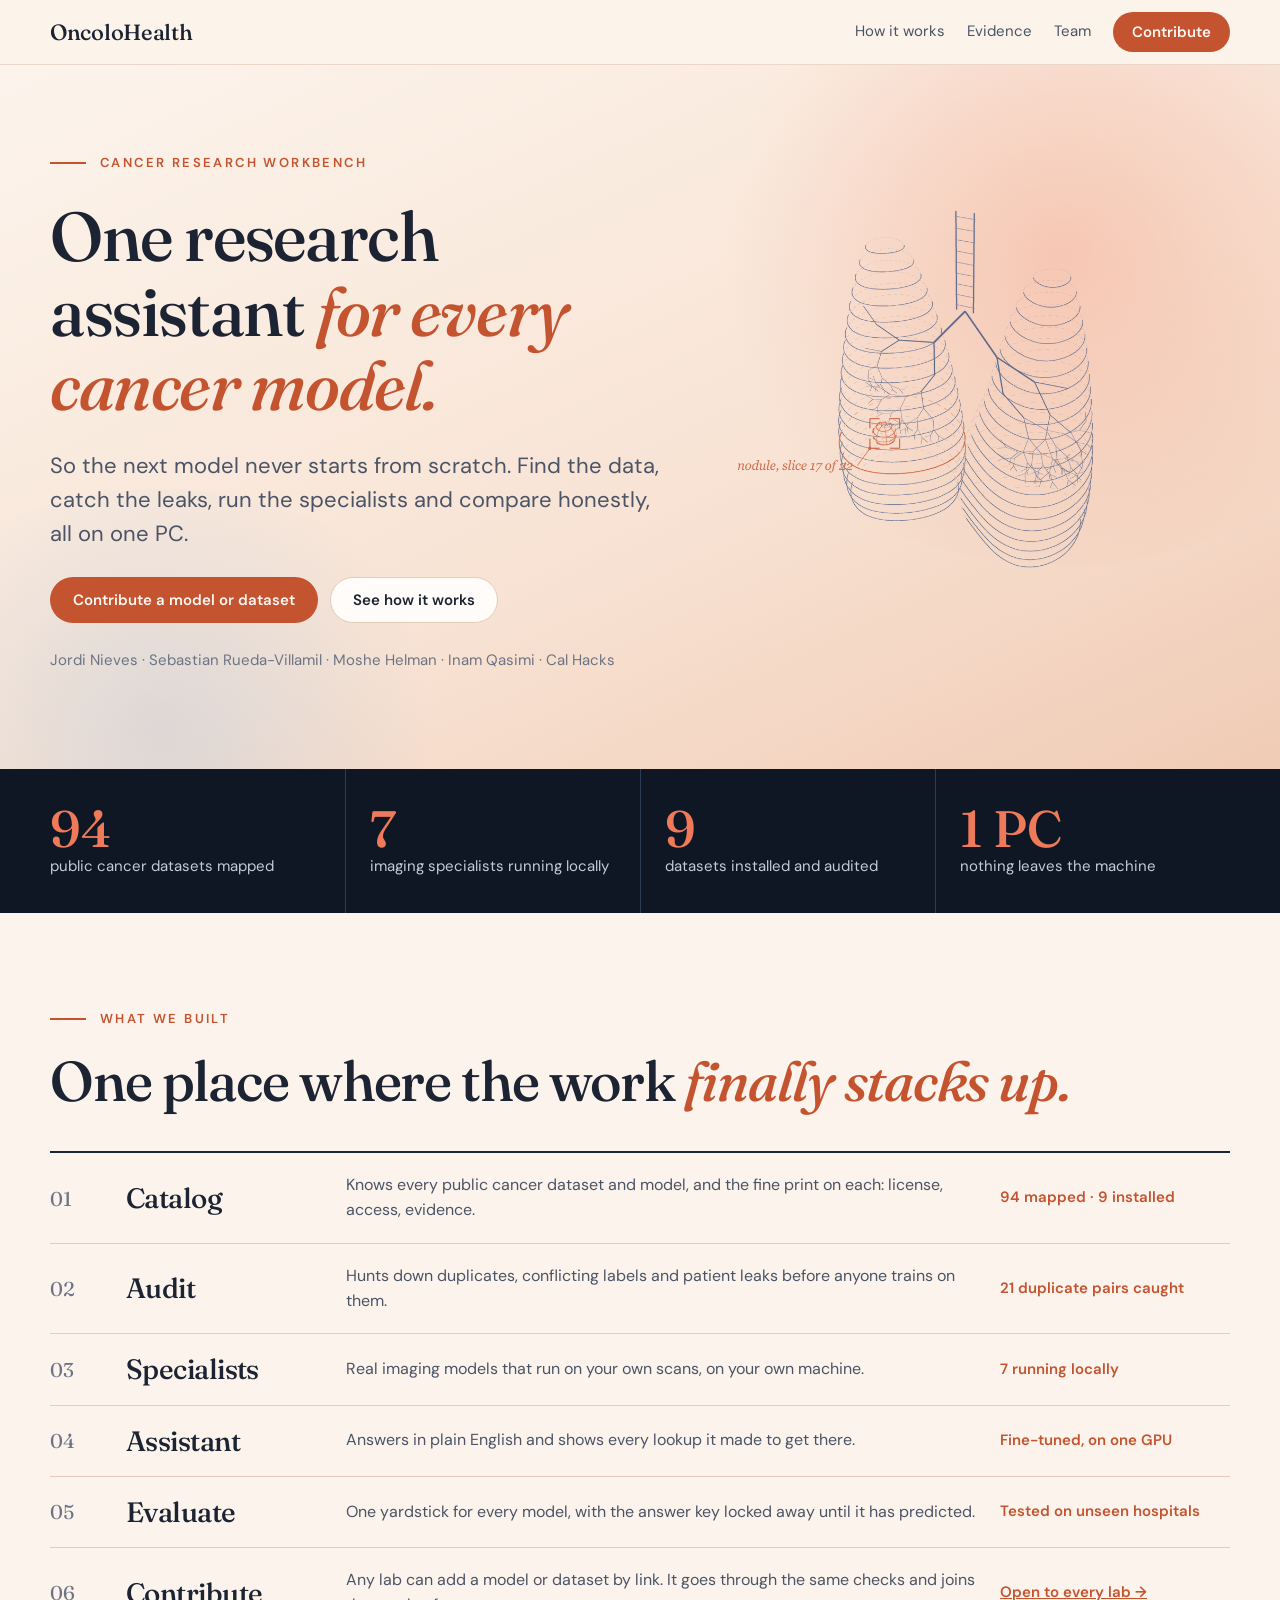
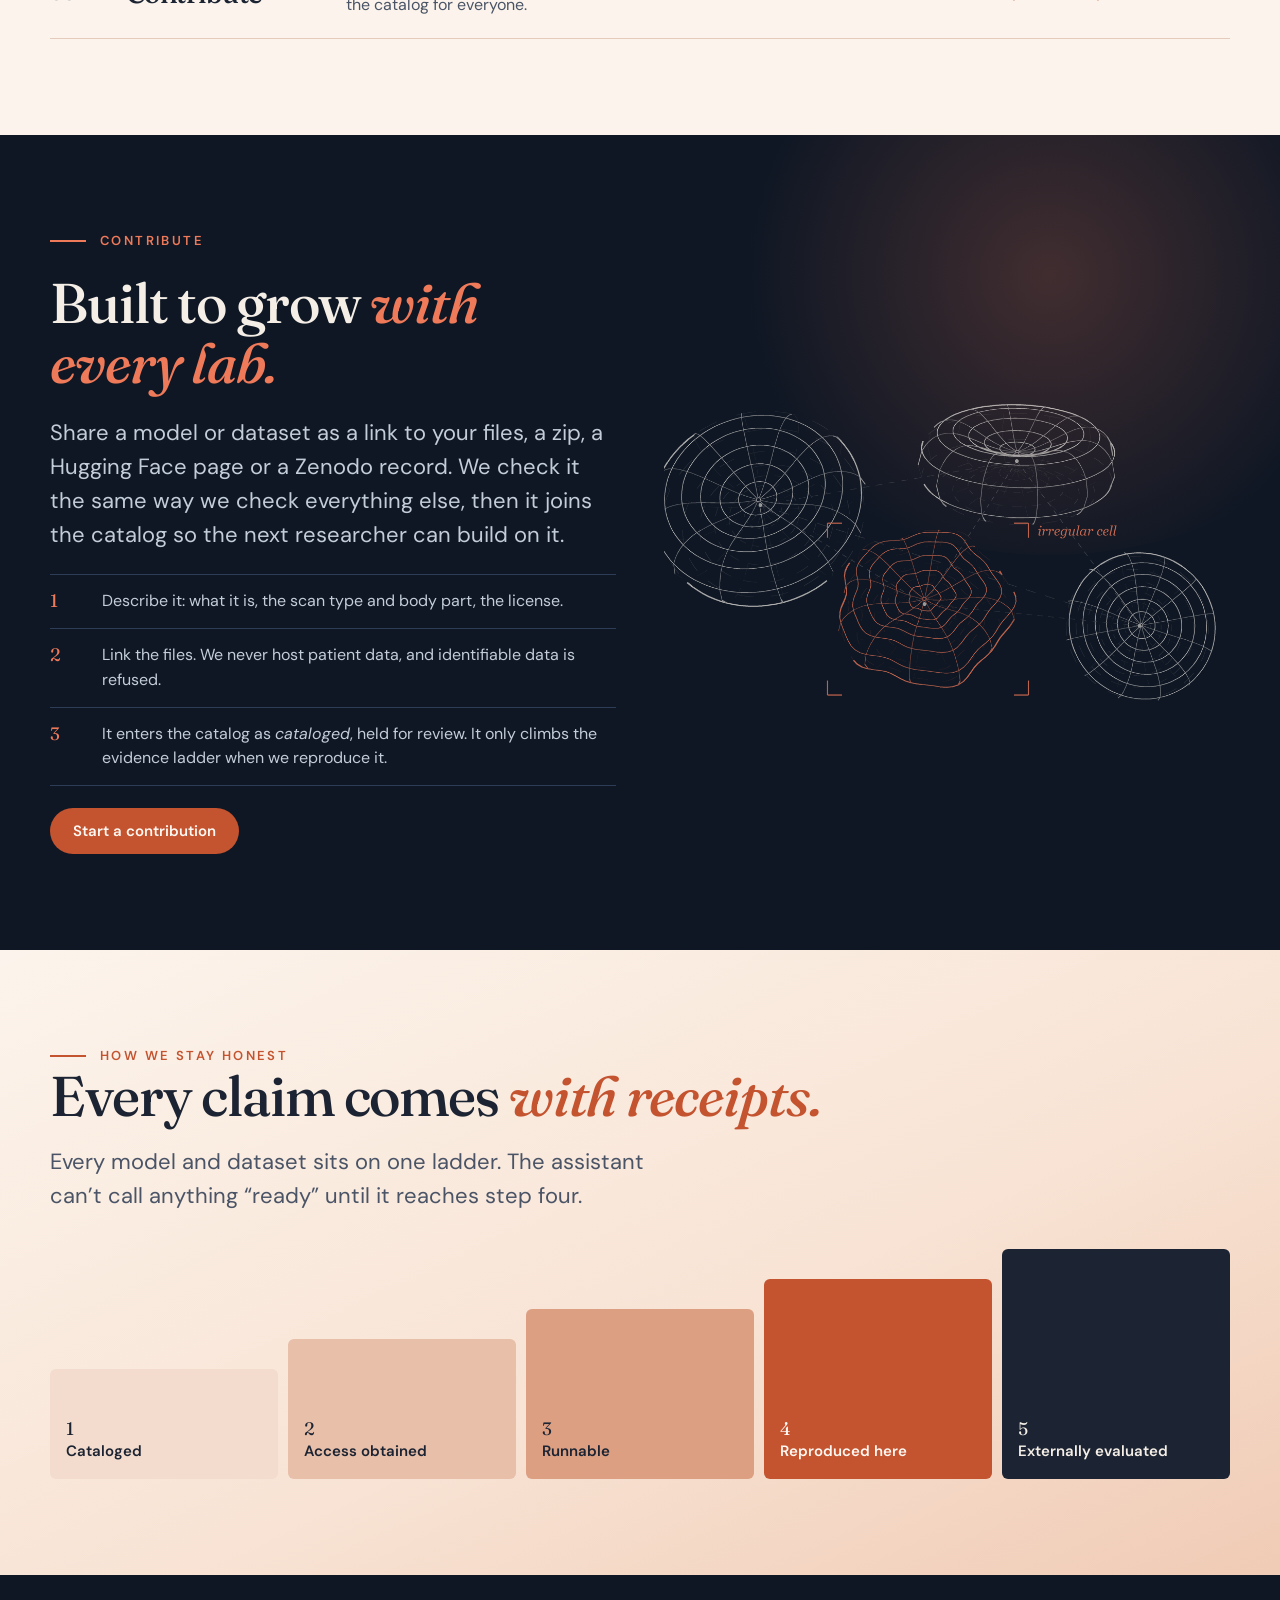
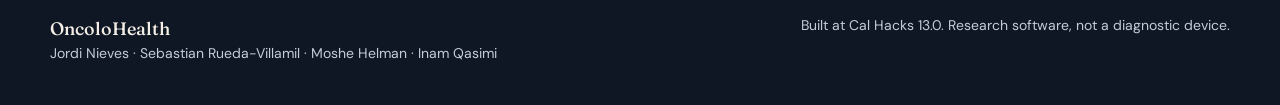
<file: site/index.html>
<!doctype html>
<html lang="en">
<head>
<meta charset="utf-8">
<meta name="viewport" content="width=device-width, initial-scale=1">
<title>OncoloHealth: one research assistant for every cancer model</title>
<meta name="description" content="A cancer research workbench that maps public datasets and models, audits them for leaks, runs imaging specialists locally and evaluates them on one shared yardstick. Researchers can contribute their own models and datasets.">
<link rel="preconnect" href="https://fonts.googleapis.com">
<link rel="preconnect" href="https://fonts.gstatic.com" crossorigin>
<link href="https://fonts.googleapis.com/css2?family=DM+Sans:opsz,wght@9..40,400..700&family=Fraunces:opsz,wght@9..144,300..700&display=swap" rel="stylesheet">
<link rel="stylesheet" href="site.css">
</head>
<body>
<header class="nav">
  <div class="wrap">
    <a class="brand" href="./">OncoloHealth</a>
    <nav>
      <a href="#how">How it works</a>
      <a href="#honest">Evidence</a>
      <a href="#team">Team</a>
      <a class="btn primary" href="contribute.html">Contribute</a>
    </nav>
  </div>
</header>

<main>
<section class="hero">
  <div class="bloom coral"></div><div class="bloom blue"></div>
  <div class="wrap">
    <div class="copy">
      <p class="eyebrow">Cancer research workbench</p>
      <h1>One research assistant <i>for every cancer model.</i></h1>
      <p class="lede">So the next model never starts from scratch. Find the data, catch the leaks, run the specialists and compare honestly, all on one PC.</p>
      <div class="actions">
        <a class="btn primary" href="contribute.html">Contribute a model or dataset</a>
        <a class="btn ghost" href="#how">See how it works</a>
      </div>
      <p class="team">Jordi Nieves · Sebastian Rueda-Villamil · Moshe Helman · Inam Qasimi · Cal Hacks</p>
    </div>
    <img class="art" src="assets/plate-lungs.png" alt="Lungs drawn as stacked CT slices, with one nodule flagged the way a detection model marks it" width="1000" height="760">
  </div>
</section>

<section class="stats" aria-label="What runs today">
  <div class="wrap">
    <div class="stat"><b>94</b><span>public cancer datasets mapped</span></div>
    <div class="stat"><b>7</b><span>imaging specialists running locally</span></div>
    <div class="stat"><b>9</b><span>datasets installed and audited</span></div>
    <div class="stat"><b>1 PC</b><span>nothing leaves the machine</span></div>
  </div>
</section>

<section class="how" id="how">
  <div class="wrap">
    <p class="eyebrow">What we built</p>
    <h2>One place where the work <i>finally stacks up.</i></h2>
    <div class="ledger">
      <div class="row"><span class="n">01</span><h3>Catalog</h3><p>Knows every public cancer dataset and model, and the fine print on each: license, access, evidence.</p><span class="proof">94 mapped · 9 installed</span></div>
      <div class="row"><span class="n">02</span><h3>Audit</h3><p>Hunts down duplicates, conflicting labels and patient leaks before anyone trains on them.</p><span class="proof">21 duplicate pairs caught</span></div>
      <div class="row"><span class="n">03</span><h3>Specialists</h3><p>Real imaging models that run on your own scans, on your own machine.</p><span class="proof">7 running locally</span></div>
      <div class="row"><span class="n">04</span><h3>Assistant</h3><p>Answers in plain English and shows every lookup it made to get there.</p><span class="proof">Fine-tuned, on one GPU</span></div>
      <div class="row"><span class="n">05</span><h3>Evaluate</h3><p>One yardstick for every model, with the answer key locked away until it has predicted.</p><span class="proof">Tested on unseen hospitals</span></div>
      <div class="row"><span class="n">06</span><h3>Contribute</h3><p>Any lab can add a model or dataset by link. It goes through the same checks and joins the catalog for everyone.</p><span class="proof"><a href="contribute.html">Open to every lab →</a></span></div>
    </div>
  </div>
</section>

<section class="band" id="contribute">
  <div class="bloom coral"></div>
  <div class="wrap">
    <div class="copy">
      <p class="eyebrow">Contribute</p>
      <h2>Built to grow <i>with every lab.</i></h2>
      <p class="lede">Share a model or dataset as a link to your files, a zip, a Hugging Face page or a Zenodo record. We check it the same way we check everything else, then it joins the catalog so the next researcher can build on it.</p>
      <ol class="steps">
        <li><b>1</b><span>Describe it: what it is, the scan type and body part, the license.</span></li>
        <li><b>2</b><span>Link the files. We never host patient data, and identifiable data is refused.</span></li>
        <li><b>3</b><span>It enters the catalog as <em>cataloged</em>, held for review. It only climbs the evidence ladder when we reproduce it.</span></li>
      </ol>
      <div><a class="btn primary" href="contribute.html">Start a contribution</a></div>
    </div>
    <img class="art" src="assets/plate-cells.png" alt="Line drawing of red blood cells, one irregular cell flagged" width="1100" height="760">
  </div>
</section>

<section class="honest" id="honest">
  <div class="wrap">
    <p class="eyebrow">How we stay honest</p>
    <h2>Every claim comes <i>with receipts.</i></h2>
    <p class="lede" style="margin-top:18px">Every model and dataset sits on one ladder. The assistant can’t call anything “ready” until it reaches step four.</p>
    <div class="ladder" aria-label="Evidence ladder">
      <div><small>1</small>Cataloged</div>
      <div><small>2</small>Access obtained</div>
      <div><small>3</small>Runnable</div>
      <div><small>4</small>Reproduced here</div>
      <div><small>5</small>Externally evaluated</div>
    </div>
  </div>
</section>
</main>

<footer id="team">
  <div class="wrap">
    <div><b>OncoloHealth</b><br>Jordi Nieves · Sebastian Rueda-Villamil · Moshe Helman · Inam Qasimi</div>
    <div>Built at Cal Hacks 13.0. Research software, not a diagnostic device.</div>
  </div>
</footer>
</body>
</html>
</file>
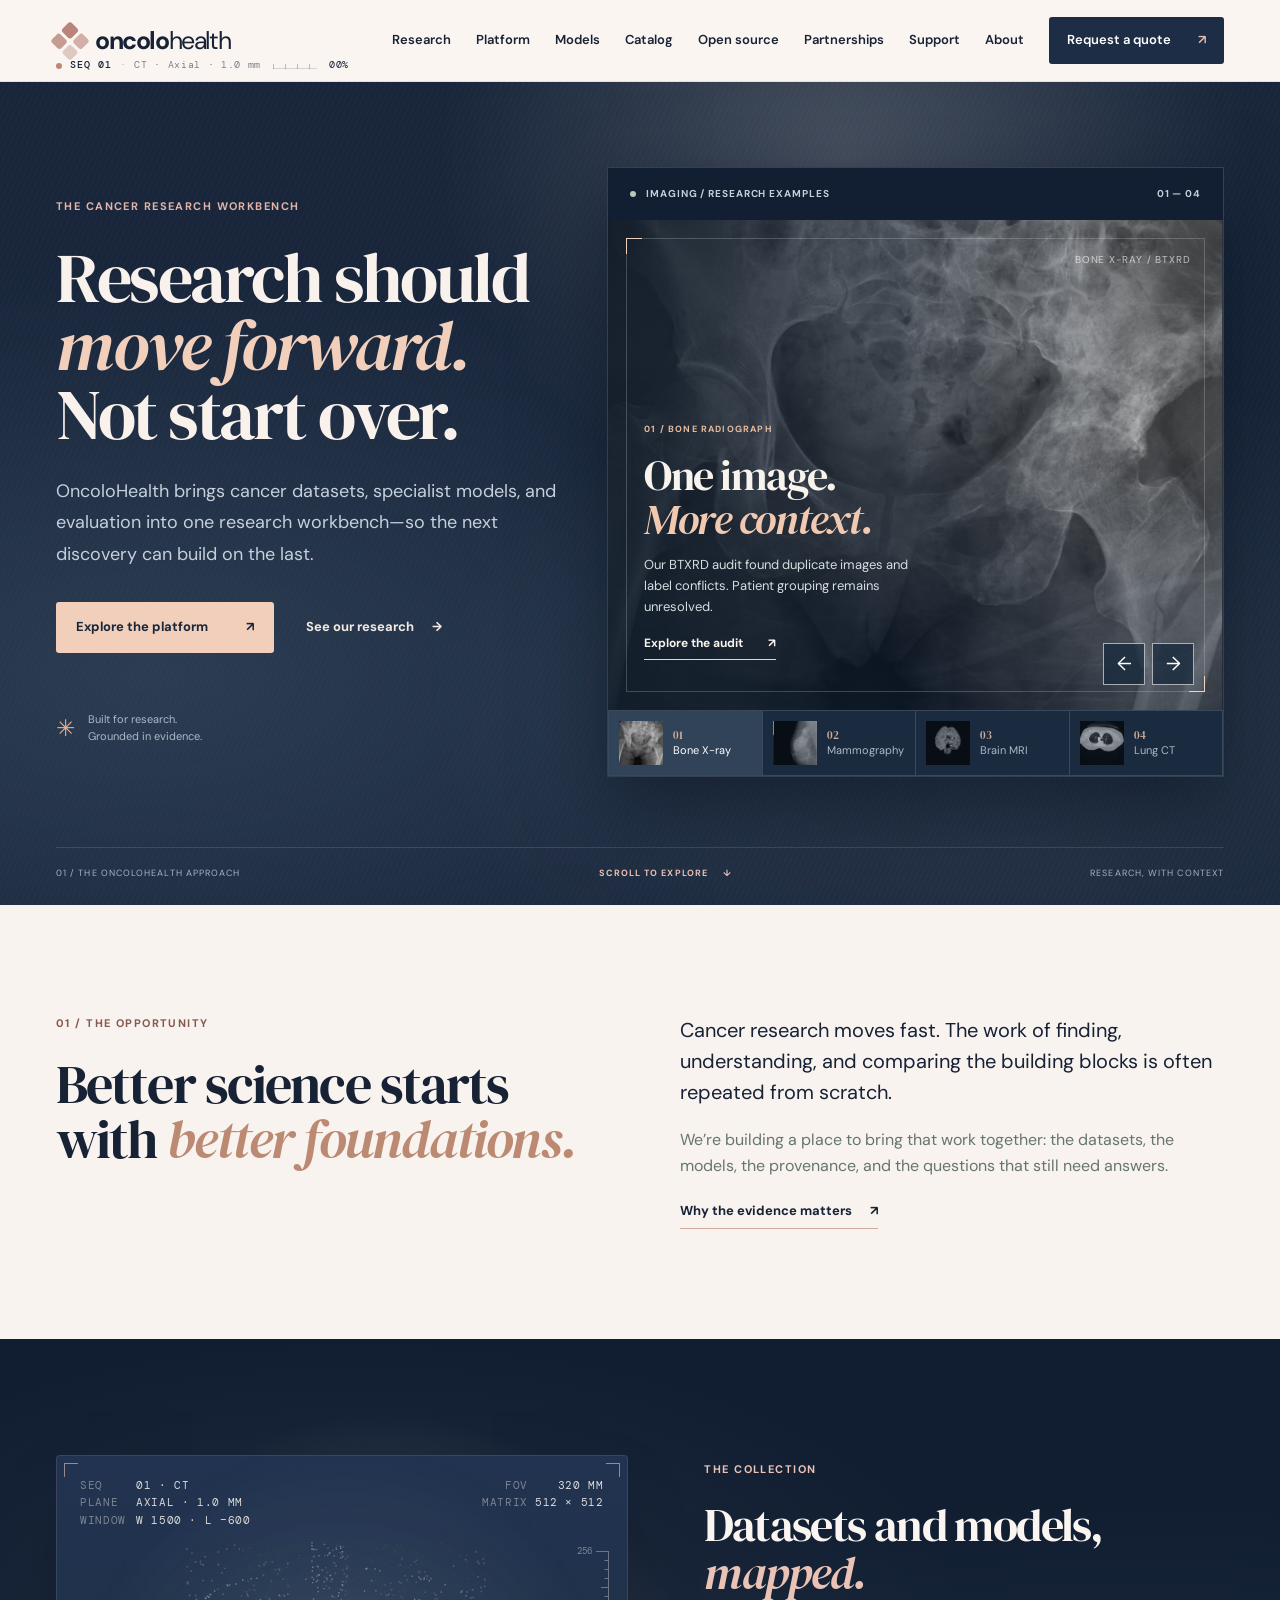
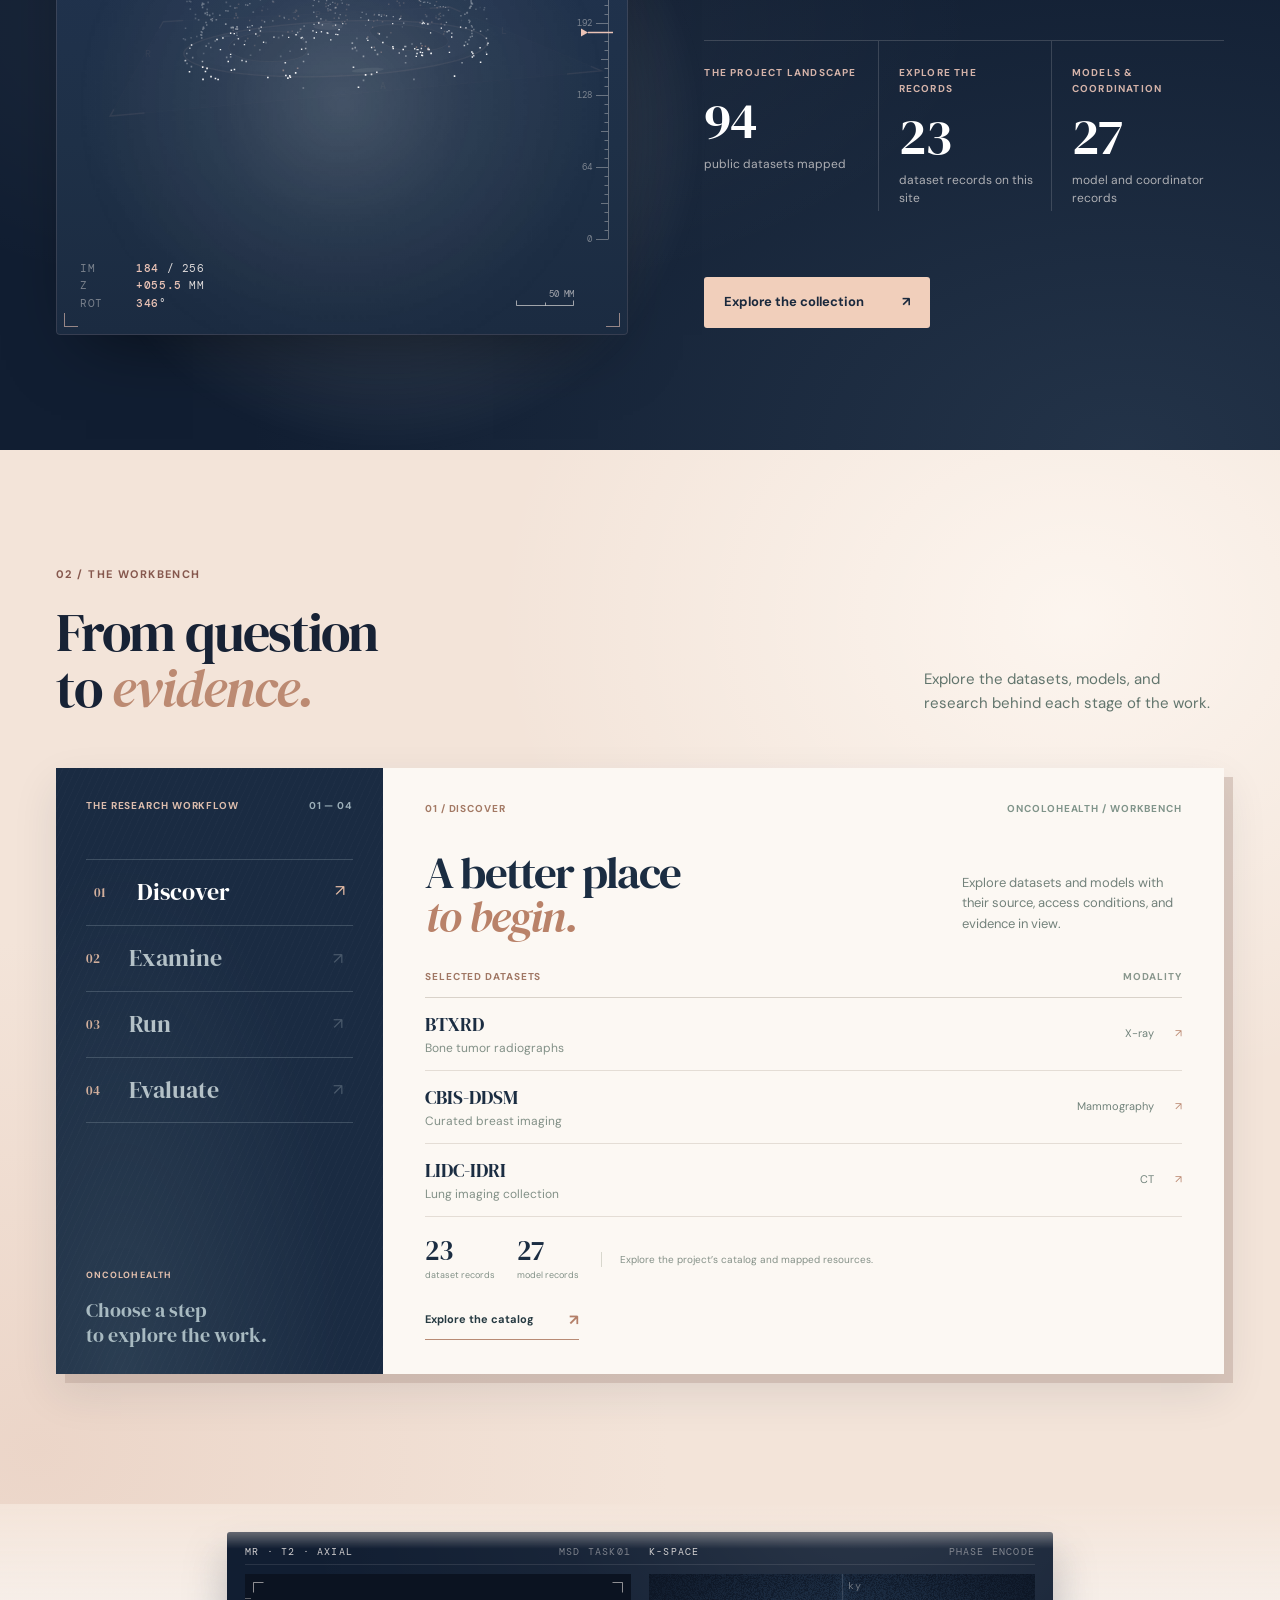
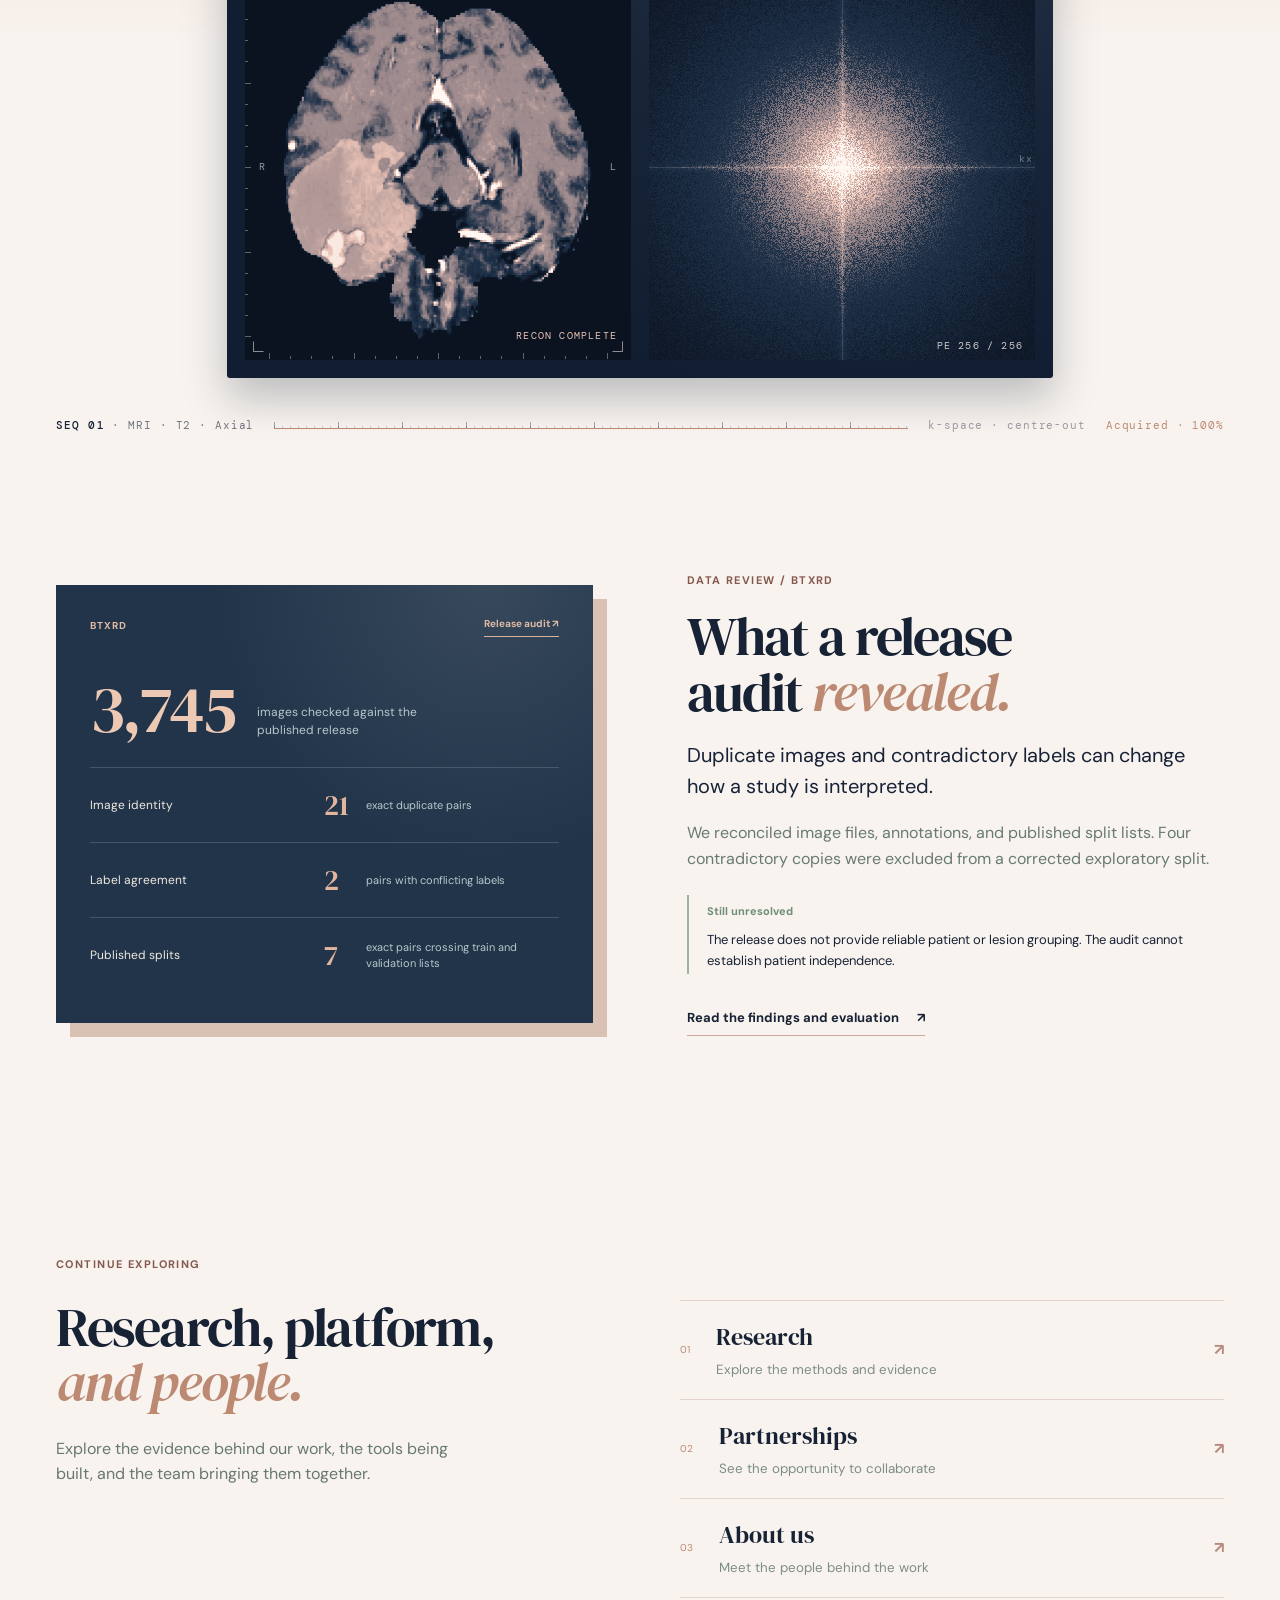
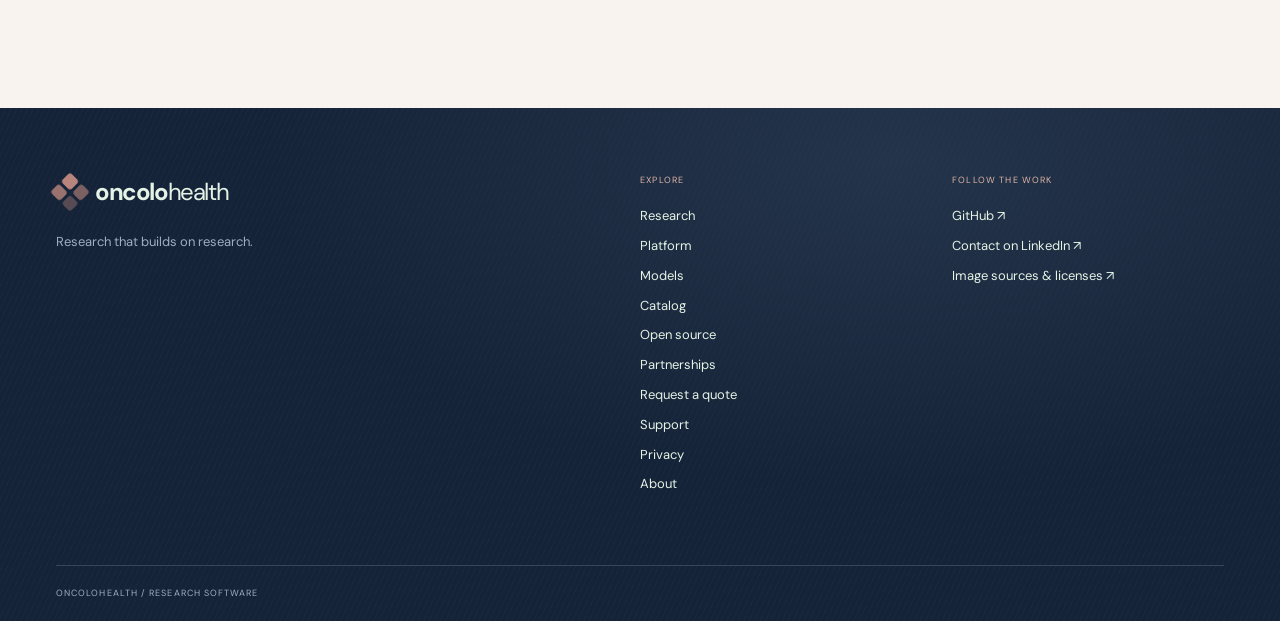
<file: website/index.html>
<!doctype html>
<html lang="en"><head><meta charset="utf-8"><link rel="icon" href="favicon.svg" type="image/svg+xml"><meta name="viewport" content="width=device-width, initial-scale=1"><meta name="description" content="OncoloHealth is a research workbench for cancer datasets, specialist models, and more transparent evaluation."><title>OncoloHealth — Research that builds on research</title><link rel="stylesheet" href="style.css?v=privacy-layout-2"><link rel="stylesheet" href="fx/fx.css"><link rel="stylesheet" href="fx/scan.css"><link rel="stylesheet" href="fx/volume.css"><link rel="stylesheet" href="fx/registry.css"><link rel="stylesheet" href="fx/partner.css"><link rel="stylesheet" href="fx/pages.css"><link rel="stylesheet" href="fx/backgrounds.css"></head><body>
<div class="reading-progress" aria-hidden="true"><span></span></div><header class="site-header"><a class="brand" href="#home" aria-label="OncoloHealth home"><span class="brand-mark"><i></i><i></i><i></i><i></i></span><span>oncolo<span class="brand-light">health</span></span></a><button class="menu" aria-label="Open navigation" aria-controls="main-navigation" aria-expanded="false">Menu <span>☰</span></button><nav id="main-navigation" aria-label="Main navigation"><a href="#research">Research</a><a href="#platform">Platform</a><a href="#models">Models</a><a href="#catalog">Catalog</a><a href="#open-source">Open source</a><a href="#commercial">Partnerships</a><a href="#support">Support</a><a href="#about">About</a><a class="nav-cta" href="#quote">Request a quote <span>↗</span></a></nav></header>
<main>
<section class="page" data-page="home">
<div class="hero-shell"><div class="hero wrap"><div class="hero-copy"><div class="eyebrow"><span class="pulse"></span> THE CANCER RESEARCH WORKBENCH</div><h1>Research should<br><em>move forward.</em><br>Not start over.</h1><p>OncoloHealth brings cancer datasets, specialist models, and evaluation into one research workbench—so the next discovery can build on the last.</p><div class="actions"><a class="button primary" href="#platform">Explore the platform <span>↗</span></a><a class="text-link" href="#research">See our research <span>→</span></a></div><div class="hero-note"><span class="note-icon">✳</span><span>Built for research.<br>Grounded in evidence.</span></div></div><div class="hero-object scan-gallery" role="region" aria-label="Research image gallery" tabindex="0"><div class="gallery-top"><span><i></i> IMAGING / RESEARCH EXAMPLES</span><span class="gallery-index">01 — 04</span></div><div class="gallery-stage"><img class="gallery-image" src="scan-bone.webp" alt="Bone X-ray example from the BTXRD dataset"><div class="scan-frame"></div><span class="gallery-modality">BONE X-RAY / BTXRD</span><div class="gallery-caption"><span class="caption-kicker">01 / BONE RADIOGRAPH</span><h3>One image.<br><em>More context.</em></h3><p>Our BTXRD audit found duplicate images and label conflicts. Patient grouping remains unresolved.</p><a href="#research">Explore the audit <span>↗</span></a></div><div class="gallery-controls" aria-label="Image gallery controls"><button type="button" data-gallery-prev aria-label="Previous image">←</button><button type="button" data-gallery-next aria-label="Next image">→</button></div></div><div class="gallery-tabs" role="group" aria-label="Choose a research imaging example"><button class="active" data-scan="bone" aria-pressed="true"><img src="scan-bone.webp" alt=""><span><b>01</b> Bone X-ray</span></button><button data-scan="mammo" aria-pressed="false"><img src="scan-mammo.webp" alt=""><span><b>02</b> Mammography</span></button><button data-scan="brain" aria-pressed="false"><img src="scan-brain.webp" alt=""><span><b>03</b> Brain MRI</span></button><button data-scan="lung" aria-pressed="false"><img src="scan-lung.webp" alt=""><span><b>04</b> Lung CT</span></button></div></div></div><div class="hero-bottom wrap"><span>01 / THE ONCOLOHEALTH APPROACH</span><button class="scroll-explore" type="button">SCROLL TO EXPLORE <span>↓</span></button><span>RESEARCH, WITH CONTEXT</span></div></div>
<section class="section wrap intro"><div><div class="eyebrow">01 / THE OPPORTUNITY</div><h2>Better science starts<br>with <em>better foundations.</em></h2></div><div><p class="lead">Cancer research moves fast. The work of finding, understanding, and comparing the building blocks is often repeated from scratch.</p><p>We’re building a place to bring that work together: the datasets, the models, the provenance, and the questions that still need answers.</p><a class="underlink" href="#research">Why the evidence matters <span>↗</span></a></div></section>
<section class="scope-strip fx-volume fx-bloom" data-fx="volume" aria-labelledby="fx-volume-title"><div class="wrap fx-volume-grid"><div class="fx-volume-stage" aria-hidden="true"><div data-vol-canvas></div><span class="fx-vol-crop fx-vol-crop--tl"></span><span class="fx-vol-crop fx-vol-crop--tr"></span><span class="fx-vol-crop fx-vol-crop--bl"></span><span class="fx-vol-crop fx-vol-crop--br"></span><dl class="fx-vol-console fx-vol-console--tl"><div><dt>SEQ</dt><dd data-vol-mod>01 · CT</dd></div><div><dt>PLANE</dt><dd data-vol-detail>AXIAL · 1.0 MM</dd></div><div><dt>WINDOW</dt><dd>W 1500 · L −600</dd></div></dl><dl class="fx-vol-console fx-vol-console--tr"><div><dt>FOV</dt><dd>320 MM</dd></div><div><dt>MATRIX</dt><dd>512 × 512</dd></div></dl><dl class="fx-vol-console fx-vol-console--bl"><div><dt>IM</dt><dd><b data-vol-slice>128</b> / 256</dd></div><div><dt>Z</dt><dd><b data-vol-z>+0.0</b> MM</dd></div><div><dt>ROT</dt><dd><b data-vol-rot>036</b>°</dd></div></dl></div><div class="fx-volume-copy"><div class="eyebrow">THE COLLECTION</div><h2 id="fx-volume-title">Datasets and models,<br><em>mapped.</em></h2><div class="fx-volume-figures"><div><span>THE PROJECT LANDSCAPE</span><strong data-count>94</strong><small>public datasets mapped</small></div><div><span>EXPLORE THE RECORDS</span><strong data-count>23</strong><small>dataset records on this site</small></div><div><span>MODELS &amp; COORDINATION</span><strong data-count>27</strong><small>model and coordinator records</small></div></div><a class="button light" href="#catalog">Explore the collection <span>↗</span></a></div></div></section>
<section class="journey-section"><div class="wrap"><div class="wb-heading"><div><div class="eyebrow">02 / THE WORKBENCH</div><h2>From question<br>to <em>evidence.</em></h2></div><p>Explore the datasets, models, and research behind each stage of the work.</p></div><div class="wb-experience"><div class="wb-navigation"><div class="wb-nav-heading"><span>THE RESEARCH WORKFLOW</span><span>01 — 04</span></div><div class="wb-steps" role="tablist" aria-label="Explore the research workflow"><button class="active" role="tab" id="wb-tab-discover" aria-controls="journey-stage" aria-selected="true" data-journey="discover"><span>01</span><b>Discover</b><i>↗</i></button><button role="tab" id="wb-tab-examine" aria-controls="journey-stage" aria-selected="false" data-journey="examine"><span>02</span><b>Examine</b><i>↗</i></button><button role="tab" id="wb-tab-run" aria-controls="journey-stage" aria-selected="false" data-journey="run"><span>03</span><b>Run</b><i>↗</i></button><button role="tab" id="wb-tab-evaluate" aria-controls="journey-stage" aria-selected="false" data-journey="evaluate"><span>04</span><b>Evaluate</b><i>↗</i></button></div><div class="wb-nav-foot"><span>ONCOLOHEALTH</span><p>Choose a step<br>to explore the work.</p></div></div><div class="wb-content" id="journey-stage" role="tabpanel" aria-labelledby="wb-tab-discover" aria-live="polite"><div class="wb-view"></div></div></div></div></section>
<div class="fx-scan" data-scan="mri" aria-hidden="true"></div>
<section class="section wrap evidence-home audit-home"><div class="audit-home-record"><div class="audit-record-head"><span>BTXRD</span><a href="https://github.com/oncolohealth/oncolohealth/blob/main/docs/reports/A-offline-release-review.md" target="_blank" rel="noopener">Release audit ↗</a></div><div class="audit-population"><strong>3,746</strong><span>images checked against the published release</span></div><dl class="audit-findings"><div><dt>Image identity</dt><dd><strong>21</strong><span>exact duplicate pairs</span></dd></div><div><dt>Label agreement</dt><dd><strong>2</strong><span>pairs with conflicting labels</span></dd></div><div><dt>Published splits</dt><dd><strong>7</strong><span>exact pairs crossing train and validation lists</span></dd></div></dl></div><div class="evidence-copy"><div class="eyebrow">DATA REVIEW / BTXRD</div><h2>What a release<br>audit <em>revealed.</em></h2><p class="lead">Duplicate images and contradictory labels can change how a study is interpreted.</p><p>We reconciled image files, annotations, and published split lists. Four contradictory copies were excluded from a corrected exploratory split.</p><div class="audit-home-limit"><b>Still unresolved</b><p>The release does not provide reliable patient or lesion grouping. The audit cannot establish patient independence.</p></div><a class="underlink" href="#research">Read the findings and evaluation <span>↗</span></a></div></section>
<section class="section wrap pathway"><div class="eyebrow">CONTINUE EXPLORING</div><div class="pathway-grid"><div><h2>Research, platform,<br><em>and people.</em></h2><p>Explore the evidence behind our work, the tools being built, and the team bringing them together.</p></div><div class="path-links"><a href="#research"><span>01</span><div><b>Research</b><small>Explore the methods and evidence</small></div><strong>↗</strong></a><a href="#commercial"><span>02</span><div><b>Partnerships</b><small>See the opportunity to collaborate</small></div><strong>↗</strong></a><a href="#about"><span>03</span><div><b>About us</b><small>Meet the people behind the work</small></div><strong>↗</strong></a></div></div></section>
</section>
<section class="page research-page" data-page="research">
  <div class="page-hero wrap">
    <div class="editorial-atmosphere atmosphere-research" aria-hidden="true"></div>

    <div class="eyebrow">RESEARCH / DATA &amp; MODEL EVIDENCE</div>
    <h1>Data audits.<br><em>Model evaluations.</em></h1>
    <div class="page-hero-bottom"><p>Our current work examines cancer datasets, compares model adaptations, and records the choices that shape each result. Explore the BTXRD release audit and the evaluations below.</p></div>
    <a class="research-report-note" href="https://github.com/oncolohealth/oncolohealth/blob/main/docs/reports/E-btxrd-source-shift.md" target="_blank" rel="noopener"><span>LATEST REPORT / BTXRD</span><strong>Performance across <br>source centers.</strong><p>Frozen RAD-DINO and ResNet-50 encoders, compared across three endpoints.</p><b>READ THE SOURCE-SHIFT REPORT <i>↗</i></b></a>
  </div>
  <section class="research-band"><div class="wrap band-grid"><div><div class="eyebrow">BTXRD / RELEASE AUDIT</div><h2>What the release<br><em>contains.</em></h2><p>BTXRD is a public bone-tumor X-ray dataset. Our release audit investigated image identity, annotations, labels, and published split lists.</p><a class="button light" href="https://github.com/oncolohealth/oncolohealth/blob/main/docs/reports/A-offline-release-review.md" target="_blank" rel="noopener">Read the audit <span>↗</span></a></div><div class="stat-grid"><div><strong>3,746</strong><span>image rows and images</span></div><div><strong>21</strong><span>exact duplicate pairs</span></div><div><strong>2</strong><span>pairs with conflicting labels</span></div><div><strong>7</strong><span>exact pairs crossing published train/validation lists</span></div></div></div></section>
  <div class="fx-scan" data-scan="path" aria-hidden="true"></div>
<section class="section wrap research-audit-detail"><div class="research-section-label"><div class="eyebrow">DATA REVIEW / BTXRD</div><h2>Corrections and<br><em>unresolved questions.</em></h2><p>Every change needs a reason and a record. The audit distinguishes confirmed inconsistencies from questions that the release cannot resolve.</p><a class="underlink" href="https://www.nature.com/articles/s41597-024-04311-y" target="_blank" rel="noopener">Read the source paper <span>↗</span></a></div><div class="research-finding-ledger"><div><span>CONTRADICTORY COPIES</span><strong>4 excluded</strong><p>Four contradictory copies were excluded from a corrected exploratory split. This does not establish that every duplicate or label error has been found.</p></div><div><span>SPLIT-LIST FILENAMES</span><strong>27 mismatches</strong><p>Filenames in the published classification lists were missing their true extension. The release contains 1,867 tumor annotations.</p></div><div><span>NEAR-DUPLICATES</span><strong>Candidates for review</strong><p>A separate search surfaced near-duplicate candidates. Candidate matches require review before exclusion.</p></div><div class="research-unresolved"><span>PATIENT &amp; LESION GROUPING</span><strong>Unresolved</strong><p>The release does not supply a reliable patient or lesion mapping. Duplicate screening alone cannot establish patient independence; diagnostic reference evidence also needs review.</p></div></div></section>
  <section class="section pale"><div class="wrap"><div class="section-top"><div><div class="eyebrow">BTXRD / SOURCE-SHIFT FOLLOW-UP</div><h2>Performance changed<br><em>across centers.</em></h2></div><p>Exploratory image-level experiments compared frozen RAD-DINO and ResNet-50 encoders. Select an endpoint to inspect the results.</p></div><div class="chart-card interactive-chart"><div class="chart-title"><div><span>ROC-AUC / BY ENDPOINT</span><h3>Validation and test results.</h3></div><span class="chart-tag">EXPLORATORY · IMAGE-LEVEL</span></div><div class="chart-tabs" role="group" aria-label="Select research endpoint"><button class="active" data-endpoint="three" aria-pressed="true">Three-class</button><button data-endpoint="tumor" aria-pressed="false">Tumor vs normal</button><button data-endpoint="benign" aria-pressed="false">Benign vs malignant</button></div><div class="chart-key"><span><i></i> Center 1 validation</span><span><i></i> Centers 2 + 3 test</span></div><div class="dumbbell" id="dumbbell"></div><div class="chart-axis"><span>0.50</span><span>0.60</span><span>0.70</span><span>0.80</span><span>0.90</span><span>1.00</span></div><p class="fine">These centers had already been examined in earlier work. Image-level intervals do not account for patient clustering. This is not an independent external evaluation or a measure of clinical performance. Values use padding for RAD-DINO and native crop for ResNet-50.</p><a class="underlink" href="https://github.com/oncolohealth/oncolohealth/blob/main/docs/reports/E-btxrd-source-shift.md" target="_blank" rel="noopener">Read the complete report <span>↗</span></a></div></div></section>
  <section class="section improvement-section"><div class="wrap"><div class="section-top"><div><div class="eyebrow">MODEL ADAPTATION / TEAM-REPORTED RESULTS</div><h2>Task-specific heads,<br><em>compared with the baseline.</em></h2></div><p>OncoloHealth builds on leading research models and measures task-specific adaptations against the prior baseline. A higher accuracy does not resolve every tradeoff.</p></div><div class="improvement-board"><div class="improvement-head"><span>FROZEN RESNET-50 COMPARISON HEADS</span><span>ACCURACY / ORIGINAL → COMPARISON</span></div><div class="improvement-row"><div><b>01</b><strong>Pathology</strong><small>7,180 test images</small></div><div><span>51.0%</span><i>→</i><strong>80.8%</strong></div></div><div class="improvement-row"><div><b>02</b><strong>Skin lesion</strong><small>2,005 test images</small></div><div><span>51.5%</span><i>→</i><strong>59.2%</strong></div></div><div class="improvement-row"><div><b>03</b><strong>Breast ultrasound</strong><small>156 test images</small></div><div><span>76.3%</span><i>→</i><strong>77.6%</strong></div></div><p class="fine">Accuracy shown for the original and comparison heads in the team’s report. For ultrasound, AUROC decreased from 0.833 to 0.830 and malignant recall stayed at 66.7%. These test sources had already been examined, and patient grouping is not established. Results are exploratory, not independent clinical validation.</p><a class="underlink" href="https://github.com/oncolohealth/oncolohealth/blob/main/PROGRESS.md" target="_blank" rel="noopener">Read the project record ↗</a></div></div></section>
  <section class="section fx-branches" id="branches" data-fx="branches"><div class="wrap"><div class="section-top"><div><div class="eyebrow">RESEARCH AREAS</div><h2>Five areas of work,<br><em>one evidence trail.</em></h2></div><p>Each area has its own module, a written report and a recorded status. Drag the track or choose an area to see where each one stands.</p></div>
<div class="fx-br" data-br tabindex="0" role="region" aria-roledescription="carousel" aria-label="Research areas"><div class="fx-br-hud"><div class="fx-br-picks" role="group" aria-label="Choose a research area"><button type="button" data-br-go="0" aria-pressed="true">Data audit</button><button type="button" data-br-go="1" aria-pressed="false">Source shift</button><button type="button" data-br-go="2" aria-pressed="false">Model adaptation</button><button type="button" data-br-go="3" aria-pressed="false">Specialist tools</button><button type="button" data-br-go="4" aria-pressed="false">Coordination</button></div><div class="fx-br-nav"><div class="fx-br-meter fx-mono" aria-hidden="true"><span>K-SPACE TRACK</span><span><b data-br-num>01.0</b> / 05</span><i><u data-br-fill></u></i></div><div class="fx-br-steps"><button type="button" data-br-prev aria-label="Previous research area">←</button><button type="button" data-br-next aria-label="Next research area">→</button></div></div></div><p class="fx-br-live" aria-live="polite" data-br-live></p>
<div class="fx-br-viewport" data-br-viewport><div class="fx-br-track" data-br-track>
<article class="fx-br-panel" data-br-panel role="group" aria-roledescription="slide" aria-label="1 of 5"><div class="fx-br-card"><div class="fx-br-visual fx-bloom" aria-hidden="true"><span class="fx-br-crop"></span><div data-br-canvas data-shape="0"></div><div class="fx-br-hudtext fx-br-hudtext--tl"><span>K-SPACE · RADIAL GA</span><span>BONE X-RAY · BTXRD</span></div><div class="fx-br-hudtext fx-br-hudtext--br"><span data-br-spokes>SPOKES 144/144</span><span data-br-recon>RECON 100%</span></div></div><div class="fx-br-body"><div class="fx-br-meta"><span class="fx-br-status" data-status="progress">In progress</span><span>WORKSTREAM A · BTXRD</span></div><h3>Data <em>audit.</em></h3><p>We reconciled every image, annotation and metadata row in the public BTXRD release: 3,746 images and 1,867 tumor annotations. Exact duplicates and label conflicts are recorded; near-duplicate candidates await review. The release has no patient or lesion column, so patient independence cannot be established.</p><a class="underlink" href="https://github.com/oncolohealth/oncolohealth/blob/main/docs/reports/A-offline-release-review.md" target="_blank" rel="noopener">Read the release audit <span>↗</span></a></div></div></article>
<article class="fx-br-panel" data-br-panel role="group" aria-roledescription="slide" aria-label="2 of 5"><div class="fx-br-card"><div class="fx-br-visual fx-bloom" aria-hidden="true"><span class="fx-br-crop"></span><div data-br-canvas data-shape="1"></div><div class="fx-br-hudtext fx-br-hudtext--tl"><span>K-SPACE · RADIAL GA</span><span>CENTER 1 → CENTERS 2 + 3</span></div><div class="fx-br-hudtext fx-br-hudtext--br"><span data-br-spokes>SPOKES 144/144</span><span data-br-recon>RECON 100%</span></div></div><div class="fx-br-body"><div class="fx-br-meta"><span class="fx-br-status" data-status="exploratory">Exploratory</span><span>WORKSTREAM E · BTXRD</span></div><h3>Source-shift <em>evaluation.</em></h3><p>Heads trained on center 1 were tested on centers 2 and 3. Every test ROC-AUC (0.60 to 0.69) stayed far below center-1 validation (0.84 to 0.94). Those centers had already been examined, so a fair test still needs a source nobody has looked at.</p><a class="underlink" href="https://github.com/oncolohealth/oncolohealth/blob/main/docs/reports/E-btxrd-source-shift.md" target="_blank" rel="noopener">Read the source-shift report <span>↗</span></a></div></div></article>
<article class="fx-br-panel" data-br-panel role="group" aria-roledescription="slide" aria-label="3 of 5"><div class="fx-br-card"><div class="fx-br-visual fx-bloom" aria-hidden="true"><span class="fx-br-crop"></span><div data-br-canvas data-shape="2"></div><div class="fx-br-hudtext fx-br-hudtext--tl"><span>K-SPACE · RADIAL GA</span><span>FROZEN ENCODER + HEAD</span></div><div class="fx-br-hudtext fx-br-hudtext--br"><span data-br-spokes>SPOKES 144/144</span><span data-br-recon>RECON 100%</span></div></div><div class="fx-br-body"><div class="fx-br-meta"><span class="fx-br-status" data-status="exploratory">Exploratory</span><span>WORKSTREAMS E + F</span></div><h3>Model <em>adaptation.</em></h3><p>Frozen RAD-DINO and ResNet-50 encoders feed small linear heads, compared on the same images and preprocessing. Inputs are checked before any fit: misaligned features, missing classes and duplicate groups that span partitions are refused. Teacher–student distillation waits for a baseline and checked teacher rights.</p><a class="underlink" href="https://github.com/oncolohealth/oncolohealth/blob/main/docs/reports/E-btxrd-exploratory-baseline.md" target="_blank" rel="noopener">Read the baseline report <span>↗</span></a></div></div></article>
<article class="fx-br-panel" data-br-panel role="group" aria-roledescription="slide" aria-label="4 of 5"><div class="fx-br-card"><div class="fx-br-visual fx-bloom" aria-hidden="true"><span class="fx-br-crop"></span><div data-br-canvas data-shape="3"></div><div class="fx-br-hudtext fx-br-hudtext--tl"><span>K-SPACE · RADIAL GA</span><span>CT · MRI · PATHOLOGY</span></div><div class="fx-br-hudtext fx-br-hudtext--br"><span data-br-spokes>SPOKES 144/144</span><span data-br-recon>RECON 100%</span></div></div><div class="fx-br-body"><div class="fx-br-meta"><span class="fx-br-status" data-status="progress">In progress</span><span>WORKSTREAM C</span></div><h3>Specialist <em>imaging tools.</em></h3><p>Each model stays a separate, callable tool with a source-checked catalog record. The router matches task, modality, anatomy, channels and dimensions, and never selects a model on its own. Catalog-only models cannot run. Lung CT, brain MRI and pathology adapters follow once data and evaluation hold up.</p><a class="underlink" href="https://github.com/oncolohealth/oncolohealth/blob/main/docs/reports/C-model-cards.md" target="_blank" rel="noopener">Read the model cards <span>↗</span></a></div></div></article>
<article class="fx-br-panel" data-br-panel role="group" aria-roledescription="slide" aria-label="5 of 5"><div class="fx-br-card"><div class="fx-br-visual fx-bloom" aria-hidden="true"><span class="fx-br-crop"></span><div data-br-canvas data-shape="4"></div><div class="fx-br-hudtext fx-br-hudtext--tl"><span>K-SPACE · RADIAL GA</span><span>LITERATURE · TOOLS</span></div><div class="fx-br-hudtext fx-br-hudtext--br"><span data-br-spokes>SPOKES 144/144</span><span data-br-recon>RECON 100%</span></div></div><div class="fx-br-body"><div class="fx-br-meta"><span class="fx-br-status" data-status="blocked">Live endpoint blocked</span><span>WORKSTREAM D</span></div><h3>Coordination &amp; <em>evidence.</em></h3><p>A coordinator model chooses tools, retrieves literature and explains only results it actually observed. Tool arguments are validated before any handler runs, and a citation check flags sources that were not retrieved in that turn. The live model endpoint waits on the GPU machine.</p><a class="underlink" href="https://github.com/oncolohealth/oncolohealth/blob/main/docs/reports/D-literature-retrieval.md" target="_blank" rel="noopener">Read the retrieval report <span>↗</span></a></div></div></article>
</div></div></div></div></section>
<section class="section wrap research-evidence-register"><div class="section-top"><div><div class="eyebrow">HOW TO READ THE EVIDENCE</div><h2>Different records answer<br><em>different questions.</em></h2></div><p>Catalog entries, local runs, and study results describe different kinds of work. Their evidence should be assessed separately.</p></div><div class="evidence-register"><div class="evidence-register-head"><span>RECORD</span><span>WHAT IT DOCUMENTS</span><span>WHAT STILL NEEDS REVIEW</span></div><div><strong>Dataset or model record</strong><p>A source, declared access conditions, terms, and a description of the resource.</p><p>Access, technical compatibility, and evidence for the intended use.</p></div><div><strong>Local specialist run</strong><p>An input, a model, and an observed output in the local setup.</p><p>Training overlap, reproducibility, and performance on an appropriate evaluation set.</p></div><div><strong>Exploratory comparison</strong><p>Measured results for a stated endpoint, split, and model configuration.</p><p>Patient grouping, reference evidence, uncertainty, and genuinely unseen sources.</p></div></div><div class="research-reference-row"><a href="#catalog">Browse dataset &amp; model records <span>↗</span></a><a href="#platform">Explore the specialist workflows <span>↗</span></a><a href="#commercial">Discuss research collaboration <span>↗</span></a></div></section>
</section>
<section class="page platform-page" data-page="platform">
  <div class="page-hero wrap">
    <div class="editorial-atmosphere atmosphere-platform" aria-hidden="true"></div>

    <div class="eyebrow">PLATFORM / THE WORKBENCH</div>
    <h1>The cancer research<br><em>workbench.</em></h1>
    <div class="page-hero-bottom">
      <p>Find datasets, inspect data quality, run compatible specialist models locally, and review the result with its source and limitations attached.</p>
      <a class="button primary" href="https://github.com/oncolohealth/oncolohealth" target="_blank" rel="noopener">View the repository <span>↗</span></a>
    </div>
  </div>
  <section class="section platform-workflow">
    <div class="wrap">
      <div class="platform-workflow-heading"><div class="eyebrow">INSIDE THE WORKBENCH</div><p>Follow a research question through the project’s documented tools and findings.</p></div>
      <div class="platform-workspace">
        <div class="platform-workflow-nav">
          <div class="tab-list" role="tablist" aria-label="Platform workflow">
            <button class="active" role="tab" id="platform-tab-catalog" aria-controls="platform-panel" aria-selected="true" data-tab="catalog"><span>01</span><div><b>Find a source</b><small>Dataset and model records</small></div><i>→</i></button>
            <button role="tab" id="platform-tab-audit" aria-controls="platform-panel" aria-selected="false" tabindex="-1" data-tab="audit"><span>02</span><div><b>Review the data</b><small>Audit findings and open questions</small></div><i>→</i></button>
            <button role="tab" id="platform-tab-specialists" aria-controls="platform-panel" aria-selected="false" tabindex="-1" data-tab="specialists"><span>03</span><div><b>Run a specialist</b><small>A model matched to the task</small></div><i>→</i></button>
            <button role="tab" id="platform-tab-assistant" aria-controls="platform-panel" aria-selected="false" tabindex="-1" data-tab="assistant"><span>04</span><div><b>Coordinate the work</b><small>Local questions and tool calls</small></div><i>→</i></button>
          </div>
          <a class="platform-nav-source" href="https://github.com/oncolohealth/oncolohealth" target="_blank" rel="noopener">Source and setup instructions <span>↗</span></a>
        </div>
        <div class="platform-panel" id="platform-panel" role="tabpanel" aria-labelledby="platform-tab-catalog" aria-live="polite"></div>
      </div>
    </div>
  </section>
  <div class="fx-scan" data-scan="mri" aria-hidden="true"></div>
<section class="section wrap platform-models">
    <div class="section-top"><div><div class="eyebrow">THE MODEL STACK</div><h2>Coordination.<br>Representation.<br><em>Specialization.</em></h2></div><p>Different models do different jobs. The project combines a local coordinator, reusable image representations, and specialist imaging tools.</p></div>
    <div class="platform-stack">
      <article><div class="platform-stack-title"><span>COORDINATOR</span><h3>Gemma 4 26B</h3></div><div><p>Connects questions with catalog lookups and compatible specialist tools. Workflow performance remains under evaluation.</p><span class="platform-stack-kind">Local text coordination</span></div></article>
      <article><div class="platform-stack-title"><span>IMAGE REPRESENTATIONS</span><h3>RAD-DINO<br>&amp; ResNet-50</h3></div><div><p>Frozen encoders support exploratory BTXRD comparisons. Task-specific heads are evaluated against baselines, with source shift and unresolved patient grouping kept visible.</p><a href="https://github.com/oncolohealth/oncolohealth/blob/main/docs/reports/E-btxrd-source-shift.md" target="_blank" rel="noopener">Read the source-shift report <span>↗</span></a></div></article>
      <article><div class="platform-stack-title"><span>IMAGING SPECIALISTS</span><h3>MONAI<br>SegResNet &amp; RetinaNet</h3></div><div><p>Local demonstrations cover brain tumor segmentation and full-scan lung nodule detection. Additional research baselines include ultrasound, pathology, skin, and lung patches.</p><a href="#catalog" data-catalog-kind="models">Explore model records <span>↗</span></a></div></article>
    </div>
    <p class="fine platform-stack-note">Some demonstration samples may overlap original model training data. Access, technical requirements, and dataset or model terms vary by record.</p>
    <a class="underlink" href="#models">Open the model registry <span>↗</span></a>
  </section>
  <section class="section platform-standards"><div class="wrap platform-standards-inner"><div><div class="eyebrow">DATA &amp; MODEL STEWARDSHIP</div><h2>Review before<br><em>reuse.</em></h2></div><div><p>We select leading research models and datasets for the question at hand, inspect data quality, and measure adaptations against baselines. The sharing standard excludes private personal information and models trained on it.</p><div class="platform-standards-links"><a class="underlink" href="#privacy">Privacy and sharing standards <span>↗</span></a><a class="underlink" href="#research">Research methods and findings <span>↗</span></a></div></div></div></section>
</section>
<section class="page catalog-page" data-page="catalog"><div class="catalog-hero"><div class="wrap"><div class="editorial-atmosphere atmosphere-catalog" aria-hidden="true"></div><div class="eyebrow">CATALOG / A PLACE TO BEGIN</div><h1>Find the work.<br><em>Know the context.</em></h1><div class="catalog-intro"><p>Explore the datasets and models in OncoloHealth’s research landscape—from repository records to mapped resources—with access, evidence, and open questions in view.</p><a class="button primary" href="https://github.com/oncolohealth/oncolohealth/tree/main/catalog" target="_blank" rel="noopener">View source records <span>↗</span></a></div></div></div><section class="catalog-section wrap"><div class="catalog-heading"><div><div class="eyebrow">DATASETS &amp; MODELS</div><h2>Search the <em>records.</em></h2></div><p>Search the detailed dataset and model records by modality, access, and status. Each record includes its source, terms, and open questions.</p></div><details class="catalog-survey"><summary><span><b>94 public datasets mapped</b><small>Project survey · broader than the detailed records below</small></span><span>View modality coverage <i>+</i></span></summary><div class="landscape-panel"><div class="landscape-copy"><span>THE DATA LANDSCAPE / PROJECT SURVEY</span><strong>94</strong><h3>public datasets mapped</h3><p>The project’s survey spans imaging, tissue, clinical data, and genomics. A dataset can appear in more than one modality.</p><small>Survey compiled October 24, 2026. The detailed records below are the subset available in the accessible repository and project materials.</small></div><div class="landscape-chart"><div class="landscape-title"><span>MODALITY COVERAGE</span><span>DATASETS / NOT ADDITIVE</span></div><div class="landscape-bars"><div><span>CT</span><i style="--bar:100%"></i><b>24</b></div><div><span>Pathology</span><i style="--bar:87.5%"></i><b>21</b></div><div><span>MRI</span><i style="--bar:58.3%"></i><b>14</b></div><div><span>Text &amp; reports</span><i style="--bar:45.8%"></i><b>11</b></div><div><span>Skin photos</span><i style="--bar:37.5%"></i><b>9</b></div><div><span>PET</span><i style="--bar:29.2%"></i><b>7</b></div><div><span>Mammography</span><i style="--bar:25%"></i><b>6</b></div><div><span>Clinical tables</span><i style="--bar:25%"></i><b>6</b></div><div><span>X-ray</span><i style="--bar:20.8%"></i><b>5</b></div><div><span>Genomics</span><i style="--bar:20.8%"></i><b>5</b></div><div><span>Ultrasound</span><i style="--bar:16.7%"></i><b>4</b></div><div><span>Endoscopy</span><i style="--bar:12.5%"></i><b>3</b></div></div></div></div></details><div class="catalog-controls"><div class="catalog-tabs" role="group" aria-label="Choose catalog type"><button class="active" data-catalog="datasets" aria-pressed="true">Datasets <span>23</span></button><button data-catalog="models" aria-pressed="false">Models <span>27</span></button></div><label class="catalog-search"><span aria-hidden="true">⌕</span><input type="search" id="catalog-search" placeholder="Search names, tasks, sources, or terms" aria-label="Search catalog"></label></div><div class="catalog-filterbar"><label><span>MODALITY</span><select id="catalog-filter"><option value="all">All modalities</option></select></label><label><span>ACCESS</span><select id="catalog-access"><option value="all">Any access</option><option value="open">Open access</option><option value="controlled">Registration or gated</option><option value="review">Review source terms</option></select></label><label><span>RECORD STATUS</span><select id="catalog-state"><option value="all">All records</option></select></label><button id="catalog-reset" type="button">Reset filters <span>↺</span></button></div><div class="catalog-meta"><span id="catalog-count" aria-live="polite"></span><span>GROUPED BY PRIMARY MODALITY</span></div><div id="catalog-list" class="catalog-list"></div><p class="catalog-disclaimer">This collection combines the accessible repository snapshot with additional resources named in the project materials. It is not a live inventory of installed or runnable resources. Access, terms, and evidence vary by record.</p></section><section class="section catalog-next"><div class="wrap"><div><div class="eyebrow">BEFORE REUSE</div><h2>Check the data.<br><em>Review the terms.</em></h2></div><div><a href="#research"><b>How we audit a dataset</b><span>BTXRD: duplicate review, label conflicts, and source shift</span><i>↗</i></a><a href="#privacy"><b>Privacy and sharing</b><span>The project’s requirements for shared datasets and models</span><i>↗</i></a></div></div></section></section>
<section class="page" data-page="commercial"><div class="page-hero wrap"><div class="scan-atmosphere" aria-hidden="true"><img src="scan-bone.webp" alt=""><img src="scan-mammo.webp" alt=""><img src="scan-brain.webp" alt=""><img src="scan-lung.webp" alt=""></div><div class="eyebrow">PARTNERSHIPS / RESEARCH COLLABORATION</div><h1>Better research is<br><em>a team effort.</em></h1><div class="page-hero-bottom"><p>We’re interested in working with research groups, data stewards, and organizations that believe oncology tools should be built on clear evidence and shared learning.</p><a class="button primary" href="https://www.linkedin.com/in/jordi-nieves/" target="_blank" rel="noopener">Start a conversation <span>↗</span></a></div></div><section class="section wrap"><div class="section-top"><div><div class="eyebrow">AREAS FOR COLLABORATION</div><h2>Where we can<br><em>work together.</em></h2></div><p>OncoloHealth is early-stage research software. We welcome collaboration across research, data stewardship, and translation.</p></div><div class="partner-explorer"><div class="partner-tabs" role="tablist" aria-label="Explore partnership areas"><button class="active" role="tab" id="partner-tab-research" aria-controls="partner-panel" aria-selected="true" tabindex="0" data-partner="research"><span>01</span><b>Research teams</b><i aria-hidden="true">→</i></button><button role="tab" id="partner-tab-data" aria-controls="partner-panel" aria-selected="false" tabindex="-1" data-partner="data"><span>02</span><b>Data stewards</b><i aria-hidden="true">→</i></button><button role="tab" id="partner-tab-ecosystem" aria-controls="partner-panel" aria-selected="false" tabindex="-1" data-partner="ecosystem"><span>03</span><b>Ecosystem partners</b><i aria-hidden="true">→</i></button></div><div class="partner-panel" id="partner-panel" role="tabpanel" aria-labelledby="partner-tab-research" tabindex="0"><div class="partner-panel-top"><span>COLLABORATION / 01</span><span>RESEARCH TEAMS</span></div><div class="partner-panel-main"><div class="partner-kicker">WORK WITH ONCOLOHEALTH</div><h3>Study design &amp;<br><em>evaluation.</em></h3><p>Work together on clear research questions and evidence that can be reproduced.</p><div class="partner-priorities"><div><b>01</b><span>Study design<small>Endpoints and appropriate baselines</small></span></div><div><b>02</b><span>Data quality<small>Source, labels, and patient grouping</small></span></div><div><b>03</b><span>Evaluation<small>Reproducibility and independent testing</small></span></div></div><a href="https://www.linkedin.com/in/jordi-nieves/" target="_blank" rel="noopener">Start a conversation <span>↗</span></a></div></div></div></section><div class="fx-scan" data-scan="xray" aria-hidden="true"></div>
<section class="section fx-services" id="services" data-fx="services"><!-- fx:services:start --><div class="wrap"><div class="section-top"><div><div class="eyebrow">SERVICES / WHAT WE CAN TAKE ON</div><h2>Look beneath<br><em>the surface.</em></h2></div><p>Five kinds of work, drawn from what the project already does. Hover or tap a card, or choose X-ray view, to see the method underneath.</p></div><ul class="fxs-cards" role="list"><li class="fxs-card fx-bloom" data-lens data-service="study-design"><div class="fxs-base"><div class="fxs-for">RESEARCH TEAMS</div><h3 class="fxs-title">Study design &amp; <em>evaluation</em></h3><p class="fxs-desc">Set the task, endpoint and comparison baseline before anything is trained, then plan an evaluation that others can reproduce.</p><ul class="fxs-list" role="list"><li>Endpoints and appropriate baselines</li><li>Patient- or lesion-grouped splits</li><li>Leakage checks, calibration and uncertainty</li></ul></div><div class="fxs-xray" aria-hidden="true"><div class="fxs-film"><canvas class="fxs-canvas" data-scene="study-design"></canvas><div class="fxs-xr-head"><span>XR · STUDY DESIGN</span><span class="fxs-proj">AP · HIP</span><span class="fxs-marker">L</span></div><div class="fxs-xr-foot"><span>▸ Endpoint and baseline fixed first</span><span>▸ Evaluated on a held-out split</span></div></div></div><span class="fxs-lens" aria-hidden="true"></span><div class="fxs-foot"><button class="fxs-toggle" type="button" aria-pressed="false" aria-label="X-ray view: study design and evaluation"><span class="fxs-toggle-ic" aria-hidden="true"></span><span>X-ray view</span></button><a class="fxs-request" href="#quote" data-quote-service="study-design" aria-label="Request study design and evaluation">Request this <span aria-hidden="true">↗</span></a></div></li><li class="fxs-card fx-bloom" data-lens data-service="dataset-audit"><div class="fxs-base"><div class="fxs-for">DATA STEWARDS</div><h3 class="fxs-title">Dataset <em>audits</em></h3><p class="fxs-desc">The review we ran on the BTXRD release, applied to your data: image identity, duplicates, label conflicts, split lists and source documentation.</p><ul class="fxs-list" role="list"><li>Exact and near-duplicate screening</li><li>Label conflicts between copies</li><li>Corrections kept apart from open questions</li></ul></div><div class="fxs-xray" aria-hidden="true"><div class="fxs-film"><canvas class="fxs-canvas" data-scene="dataset-audit"></canvas><div class="fxs-xr-head"><span>XR · RELEASE AUDIT</span><span class="fxs-proj">AP · PELVIS</span><span class="fxs-marker">R</span></div><div class="fxs-xr-foot"><span>▸ BTXRD: 21 exact duplicate pairs</span><span>▸ 2 pairs with conflicting labels</span></div></div></div><span class="fxs-lens" aria-hidden="true"></span><div class="fxs-foot"><button class="fxs-toggle" type="button" aria-pressed="false" aria-label="X-ray view: dataset audits"><span class="fxs-toggle-ic" aria-hidden="true"></span><span>X-ray view</span></button><a class="fxs-request" href="#quote" data-quote-service="dataset-audit" aria-label="Request dataset audits">Request this <span aria-hidden="true">↗</span></a></div></li><li class="fxs-card fx-bloom" data-lens data-service="model-adaptation"><div class="fxs-base"><div class="fxs-for">RESEARCH TEAMS</div><h3 class="fxs-title">Model <em>adaptation</em></h3><p class="fxs-desc">Task-specific heads on frozen encoders such as RAD-DINO and ResNet-50, measured against the baseline they are meant to improve.</p><ul class="fxs-list" role="list"><li>Frozen-encoder features</li><li>Task heads compared on the same split</li><li>Results reported with their tradeoffs</li></ul></div><div class="fxs-xray" aria-hidden="true"><div class="fxs-film"><canvas class="fxs-canvas" data-scene="model-adaptation"></canvas><div class="fxs-xr-head"><span>XR · ADAPTATION</span><span class="fxs-proj">PA · HAND</span><span class="fxs-marker">L</span></div><div class="fxs-xr-foot"><span>▸ Encoder frozen, task head trained</span><span>▸ Measured against the prior baseline</span></div></div></div><span class="fxs-lens" aria-hidden="true"></span><div class="fxs-foot"><button class="fxs-toggle" type="button" aria-pressed="false" aria-label="X-ray view: model adaptation"><span class="fxs-toggle-ic" aria-hidden="true"></span><span>X-ray view</span></button><a class="fxs-request" href="#quote" data-quote-service="model-adaptation" aria-label="Request model adaptation">Request this <span aria-hidden="true">↗</span></a></div></li><li class="fxs-card fx-bloom" data-lens data-service="workbench"><div class="fxs-base"><div class="fxs-for">RESEARCH TEAMS</div><h3 class="fxs-title">Workbench &amp; <em>specialist models</em></h3><p class="fxs-desc">Help running the local research workbench: the catalog, verified downloads within a storage budget, dataset inspection and specialist model runs.</p><ul class="fxs-list" role="list"><li>Runs on localhost</li><li>Downloads recorded with their provenance</li><li>Models routed by modality and task</li></ul></div><div class="fxs-xray" aria-hidden="true"><div class="fxs-film"><canvas class="fxs-canvas" data-scene="workbench"></canvas><div class="fxs-xr-head"><span>XR · WORKBENCH</span><span class="fxs-proj">AP · LUMBAR</span><span class="fxs-marker">R</span></div><div class="fxs-xr-foot"><span>▸ Runs on your own machine</span><span>▸ Provenance kept for each download</span></div></div></div><span class="fxs-lens" aria-hidden="true"></span><div class="fxs-foot"><button class="fxs-toggle" type="button" aria-pressed="false" aria-label="X-ray view: the workbench and specialist models"><span class="fxs-toggle-ic" aria-hidden="true"></span><span>X-ray view</span></button><a class="fxs-request" href="#quote" data-quote-service="workbench" aria-label="Request the workbench and specialist models">Request this <span aria-hidden="true">↗</span></a></div></li><li class="fxs-card fx-bloom" data-lens data-service="licensing-review"><div class="fxs-base"><div class="fxs-for">ECOSYSTEM PARTNERS</div><h3 class="fxs-title">Catalog &amp; <em>licensing review</em></h3><p class="fxs-desc">Check what a dataset’s or model’s terms allow for the intended use before it is built into a study or a product.</p><ul class="fxs-list" role="list"><li>License and access conditions</li><li>Inference permission</li><li>Open questions recorded per record</li></ul></div><div class="fxs-xray" aria-hidden="true"><div class="fxs-film"><canvas class="fxs-canvas" data-scene="licensing-review"></canvas><div class="fxs-xr-head"><span>XR · TERMS REVIEW</span><span class="fxs-proj">PA · CHEST</span><span class="fxs-marker">L</span></div><div class="fxs-xr-foot"><span>▸ Terms read for the intended use</span><span>▸ Not every model can be used commercially</span></div></div></div><span class="fxs-lens" aria-hidden="true"></span><div class="fxs-foot"><button class="fxs-toggle" type="button" aria-pressed="false" aria-label="X-ray view: catalog and licensing review"><span class="fxs-toggle-ic" aria-hidden="true"></span><span>X-ray view</span></button><a class="fxs-request" href="#quote" data-quote-service="licensing-review" aria-label="Request catalog and licensing review">Request this <span aria-hidden="true">↗</span></a></div></li></ul></div><!-- fx:services:end --></section>
<section class="section partnership-brief">
  <div class="wrap partnership-brief-layout">
    <div><div class="eyebrow">STARTING A COLLABORATION</div><h2>Bring a question.<br><em>Define the study.</em></h2><p>A useful first discussion starts with the research question, the available data, and the evidence a study would need.</p></div>
    <dl class="partnership-questions">
      <div><dt>What are we testing?</dt><dd>The task, intended setting, endpoint, and comparison baseline.</dd></div>
      <div><dt>What can the data support?</dt><dd>Source documentation, permissions, labels, and patient or lesion grouping.</dd></div>
      <div><dt>What would count as evidence?</dt><dd>Metrics, leakage checks, independent evaluation, and a record others can inspect.</dd></div>
    </dl>
  </div>
</section>
<section class="section fx-procedure" id="procedure" data-fx="procedure"><!-- fx:procedure:start --><div class="wrap"><div class="section-top"><div><div class="eyebrow">PROCEDURE / HOW AN ENGAGEMENT RUNS</div><h2>How an engagement<br><em>runs.</em></h2></div><p>Five stages, each ending in something written down. Select a stage to see what it involves.</p></div><ol class="fxp-steps" role="list"><li class="fxp-step"><span class="fxp-node" aria-hidden="true"><span class="fxp-ring"></span><span class="fxp-dot"></span></span><span class="fxp-seg" aria-hidden="true"><span class="fxp-fill"></span></span><button class="fxp-head" type="button" id="fxp-h1" aria-expanded="false" aria-controls="fxp-d1"><span class="fxp-idx">STAGE 01</span><span class="fxp-title">First conversation</span><span class="fxp-sum">Your question, the setting it is meant for, and whether our methods fit it.</span><span class="fxp-more"><span>What it involves</span><i aria-hidden="true"></i></span></button><div class="fxp-detail" id="fxp-d1" role="region" aria-labelledby="fxp-h1" hidden><div class="fxp-k">Covers</div><ul role="list"><li>The task and the setting it is meant for</li><li>The data you hold or plan to use</li><li>What a useful result would look like</li></ul><div class="fxp-k">From the project</div><p class="fxp-note">Some questions cannot be answered with the data that exists. Saying so early is part of the work.</p><div class="fxp-out"><div class="fxp-k">Output</div><p>An agreed starting point, or a clear no.</p></div></div></li><li class="fxp-step"><span class="fxp-node" aria-hidden="true"><span class="fxp-ring"></span><span class="fxp-dot"></span></span><span class="fxp-seg" aria-hidden="true"><span class="fxp-fill"></span></span><button class="fxp-head" type="button" id="fxp-h2" aria-expanded="false" aria-controls="fxp-d2"><span class="fxp-idx">STAGE 02</span><span class="fxp-title">Scoping the question and data</span><span class="fxp-sum">Fix the endpoint, the comparison baseline and the data that can support them.</span><span class="fxp-more"><span>What it involves</span><i aria-hidden="true"></i></span></button><div class="fxp-detail" id="fxp-d2" role="region" aria-labelledby="fxp-h2" hidden><div class="fxp-k">Covers</div><ul role="list"><li>Endpoint and comparison baseline</li><li>Dataset sources, permissions and terms</li><li>Patient or lesion grouping</li><li>What would count as evidence</li></ul><div class="fxp-k">From the project</div><p class="fxp-note">Dataset and model terms differ, and not every cataloged model can be used commercially. Terms are checked against the intended use.</p><div class="fxp-out"><div class="fxp-k">Output</div><p>A written scope both sides can check against.</p></div></div></li><li class="fxp-step"><span class="fxp-node" aria-hidden="true"><span class="fxp-ring"></span><span class="fxp-dot"></span></span><span class="fxp-seg" aria-hidden="true"><span class="fxp-fill"></span></span><button class="fxp-head" type="button" id="fxp-h3" aria-expanded="false" aria-controls="fxp-d3"><span class="fxp-idx">STAGE 03</span><span class="fxp-title">Data review</span><span class="fxp-sum">Audit the data before it is used: identity, duplicates, labels, split lists and documentation.</span><span class="fxp-more"><span>What it involves</span><i aria-hidden="true"></i></span></button><div class="fxp-detail" id="fxp-d3" role="region" aria-labelledby="fxp-h3" hidden><div class="fxp-k">Covers</div><ul role="list"><li>Exact and near-duplicate screening</li><li>Label conflicts between copies</li><li>Split lists checked for leakage</li><li>Source documentation</li></ul><div class="fxp-k">From the project</div><p class="fxp-note">The BTXRD release audit found 21 exact duplicate pairs, 2 with conflicting labels, and 7 crossing the published train and validation lists.</p><div class="fxp-out"><div class="fxp-k">Output</div><p>An audit that keeps corrections apart from open questions.</p></div></div></li><li class="fxp-step"><span class="fxp-node" aria-hidden="true"><span class="fxp-ring"></span><span class="fxp-dot"></span></span><span class="fxp-seg" aria-hidden="true"><span class="fxp-fill"></span></span><button class="fxp-head" type="button" id="fxp-h4" aria-expanded="false" aria-controls="fxp-d4"><span class="fxp-idx">STAGE 04</span><span class="fxp-title">Study or build</span><span class="fxp-sum">Run the agreed work: an exploratory study, a model adaptation or a workbench setup.</span><span class="fxp-more"><span>What it involves</span><i aria-hidden="true"></i></span></button><div class="fxp-detail" id="fxp-d4" role="region" aria-labelledby="fxp-h4" hidden><div class="fxp-k">Covers</div><ul role="list"><li>Frozen-encoder features and task heads</li><li>Grouped splits fixed in advance</li><li>Configuration and lineage recorded per run</li></ul><div class="fxp-k">From the project</div><p class="fxp-note">The source-shift follow-up compared frozen RAD-DINO and ResNet-50 encoders across three endpoints on BTXRD.</p><div class="fxp-out"><div class="fxp-k">Output</div><p>Runs that can be traced and repeated.</p></div></div></li><li class="fxp-step"><span class="fxp-node" aria-hidden="true"><span class="fxp-ring"></span><span class="fxp-dot"></span></span><button class="fxp-head" type="button" id="fxp-h5" aria-expanded="false" aria-controls="fxp-d5"><span class="fxp-idx">STAGE 05</span><span class="fxp-title">Evaluation and record</span><span class="fxp-sum">Measure against the baseline on the agreed endpoint and write down what the result shows.</span><span class="fxp-more"><span>What it involves</span><i aria-hidden="true"></i></span></button><div class="fxp-detail" id="fxp-d5" role="region" aria-labelledby="fxp-h5" hidden><div class="fxp-k">Covers</div><ul role="list"><li>Metrics, calibration and uncertainty</li><li>Comparison with the baseline on the same split</li><li>Limitations stated with the result</li></ul><div class="fxp-k">From the project</div><p class="fxp-note">Image-level intervals do not account for patient clustering, so the reports say so next to the numbers.</p><div class="fxp-out"><div class="fxp-k">Output</div><p>A record others can inspect.</p></div></div></li></ol></div><!-- fx:procedure:end --></section>
<section class="section wrap"><div class="section-top"><div><div class="eyebrow">QUESTIONS &amp; ANSWERS</div><h2>Working with<br><em>OncoloHealth.</em></h2></div></div><div class="faq"><details><summary>What does OncoloHealth bring together?<span>+</span></summary><p>The project connects cancer datasets, specialist models, data review, and evaluation in a research workbench.</p></details><details><summary>Can every cataloged model be used commercially?<span>+</span></summary><p>No. Dataset and model licenses, access conditions, and inference permissions differ. Each must be reviewed for the intended use.</p></details><details><summary>What would a collaboration look like?<span>+</span></summary><p>That depends on the question. Relevant starting points include dataset evidence, reproducible workflows, evaluation design, and research partnerships. Connect with Jordi on LinkedIn to start a conversation.</p></details></div></section><section class="section dark-cta"><div class="wrap"><div class="eyebrow">LET’S TALK</div><h2>Discuss a study<br><em>with us.</em></h2><p>Have a research question, dataset challenge, or partnership idea? We’d like to hear it.</p><a class="button light" href="#quote">Request a quote <span>↗</span></a></div></section></section>
<section class="page models-page" data-page="models"><!-- fx:page models (registry agent) -->
<div class="page-hero wrap mr-hero"><div class="editorial-atmosphere atmosphere-models" aria-hidden="true"></div><div class="scan-atmosphere" aria-hidden="true"><img src="scan-lung.webp" alt=""><img src="scan-brain.webp" alt=""><img src="scan-mammo.webp" alt=""><img src="scan-bone.webp" alt=""></div><div class="eyebrow">MODELS / THE REGISTRY</div><h1>Know the model<br><em>before you build on it.</em></h1><div class="page-hero-bottom"><p>Inspect what each model is, what it has been evaluated on, and the terms that come with it. Every record lists its source, licence and access conditions, along with any questions that remain open.</p><a class="button primary" href="https://github.com/oncolohealth/oncolohealth/blob/main/catalog/models.json" target="_blank" rel="noopener">View the model records <span>↗</span></a></div><a class="research-report-note mr-hero-note" href="https://github.com/oncolohealth/oncolohealth/blob/main/docs/reports/C-model-cards.md" target="_blank" rel="noopener"><span>MODEL CARDS / FIRST PASS</span><strong>RAD-DINO and <br>ResNet-50.</strong><p>Candidate cards and the frozen-encoder adapter contract behind the BTXRD comparisons.</p><b>READ THE MODEL CARDS <i>↗</i></b></a></div>
<div class="fx-scan" data-scan="pet" aria-hidden="true"></div>
<section class="section mr-stats fx-bloom" aria-labelledby="mr-stats-title"><div class="wrap"><div class="section-top"><div><div class="eyebrow">REGISTRY / CURRENT RECORDS</div><h2 id="mr-stats-title">What the registry<br><em>holds today.</em></h2></div><p>Counted from the catalog records on this page. Cataloged records come from the repository, with revisions, gating and licence tags read from their source. Mapped records are identified in the project’s model landscape.</p></div><div class="mr-stat-grid" data-mr-stats><div class="mr-stat"><span class="mr-stat-label">MODEL RECORDS</span><strong class="mr-figure"><span data-count="27" data-mr-stat="total">27</span></strong><div class="mr-split" data-mr-split="state" aria-hidden="true"><i style="--w:51.85%"></i><i style="--w:3.7%"></i><i style="--w:44.44%"></i></div><ul class="mr-legend" data-mr-legend="state"><li><b>14</b> cataloged</li><li><b>1</b> project coordinator</li><li><b>12</b> mapped</li></ul></div><div class="mr-stat"><span class="mr-stat-label">OPEN ACCESS</span><strong class="mr-figure"><span data-count="9" data-mr-stat="open">9</span><small>/ <span data-mr-stat="total-of">27</span></small></strong><div class="mr-split" data-mr-split="access" aria-hidden="true"><i style="--w:33.33%"></i><i style="--w:18.52%"></i><i style="--w:48.15%"></i></div><ul class="mr-legend" data-mr-legend="access"><li><b>9</b> open</li><li><b>5</b> registration or gated</li><li><b>13</b> review source terms</li></ul></div><div class="mr-stat"><span class="mr-stat-label">MODALITIES COVERED</span><strong class="mr-figure"><span data-count="9" data-mr-stat="modalities">9</span></strong><div class="mr-split mr-split-mods" data-mr-split="mods" aria-hidden="true"></div><ul class="mr-legend mr-legend-mods" data-mr-legend="mods"><li><b>13</b> language &amp; coordination</li><li><b>9</b> pathology</li><li><b>7</b> CT, and 6 more</li></ul></div><div class="mr-stat"><span class="mr-stat-label">RECORDS WITH OPEN QUESTIONS</span><strong class="mr-figure"><span data-count="13" data-mr-stat="unresolved">13</span></strong><div class="mr-split" data-mr-split="questions" aria-hidden="true"><i style="--w:48.15%"></i><i style="--w:51.85%"></i></div><ul class="mr-legend mr-legend-q" data-mr-legend="questions"><li><b>13</b> name what still needs checking</li><li><b>14</b> none recorded</li></ul></div></div></div></section>
<section class="section wrap mr-registry" id="model-registry" aria-labelledby="mr-registry-title"><div class="section-top"><div><div class="eyebrow">MODEL REGISTRY / CATALOG RECORDS</div><h2 id="mr-registry-title">Every model,<br><em>with its terms.</em></h2></div><p>Filter by modality, access, licence and state, or sort any column. Open a record for its summary, terms, permission and open questions.</p></div><div class="mr-tabs" role="group" aria-label="Filter models by modality" data-mr-modality></div><div class="mr-controls"><label class="catalog-search mr-search"><span aria-hidden="true">⌕</span><input type="search" id="mr-search" placeholder="Search names, summaries, licences, or sources" aria-label="Search model records"></label><div class="catalog-filterbar mr-filterbar"><label><span>ACCESS</span><select id="mr-access"><option value="all">Any access</option><option value="open">Open access</option><option value="gated">Registration or gated</option><option value="review">Review source terms</option></select></label><label><span>LICENCE</span><select id="mr-license"><option value="all">Any licence</option></select></label><label><span>STATE</span><select id="mr-state"><option value="all">All states</option></select></label><button id="mr-reset" type="button" disabled>Reset filters <span>↺</span></button></div></div><div class="mr-meta"><span id="mr-count" class="mr-count" aria-live="polite"></span><span class="mr-sorted" id="mr-sorted">SORTED BY MODEL · A–Z</span></div><div class="mr-table-wrap"><table class="mr-table" role="table" aria-labelledby="mr-registry-title" aria-describedby="mr-count"><thead role="rowgroup"><tr class="mr-head" role="row"><th role="columnheader" scope="col" data-col="name" aria-sort="ascending"><button type="button" data-sort="name">Model <i aria-hidden="true"></i></button></th><th role="columnheader" scope="col" data-col="modality" aria-sort="none"><button type="button" data-sort="modality">Modality <i aria-hidden="true"></i></button></th><th role="columnheader" scope="col" data-col="access" aria-sort="none"><button type="button" data-sort="access">Access <i aria-hidden="true"></i></button></th><th role="columnheader" scope="col" data-col="license" aria-sort="none"><button type="button" data-sort="license">Licence <i aria-hidden="true"></i></button></th><th role="columnheader" scope="col" data-col="state" aria-sort="none"><button type="button" data-sort="state">State <i aria-hidden="true"></i></button></th><th role="columnheader" scope="col" class="mr-col-toggle"><span class="mr-visually-hidden">Details</span></th></tr></thead><tbody role="rowgroup" id="mr-body"></tbody></table><div class="mr-empty" id="mr-empty" hidden><h3>No matching models.</h3><p>Try another search or reset the filters.</p><button type="button" class="underlink" data-mr-reset>Reset filters <span>↺</span></button></div></div><p class="fine mr-source">Records combine the repository’s <a href="https://github.com/oncolohealth/oncolohealth/blob/main/catalog/models.json" target="_blank" rel="noopener">catalog/models.json</a> with models named in the project’s research landscape and shortlist.</p></section>
<section class="section pale mr-upgrades" aria-labelledby="mr-upgrades-title"><div class="wrap"><div class="section-top"><div><div class="eyebrow">UPGRADES / MEASURED CHANGES</div><h2 id="mr-upgrades-title">What has<br><em>improved.</em></h2></div><p>Changes measured against the prior baseline, and the dated work behind them. Each result keeps the limits its report records.</p></div><div class="mr-compare" data-mr-compare><div class="mr-compare-top"><div class="mr-compare-tabs" role="tablist" aria-label="Choose a comparison"><button type="button" role="tab" id="mr-cmp-tab-heads" aria-controls="mr-cmp-panel" aria-selected="true" data-cmp="heads">Task-specific heads</button><button type="button" role="tab" id="mr-cmp-tab-crop" aria-controls="mr-cmp-panel" aria-selected="false" tabindex="-1" data-cmp="crop">BTXRD native crop</button></div><div class="mr-compare-key" aria-hidden="true"><span><i class="is-base"></i> Baseline</span><span><i class="is-new"></i> Comparison</span></div></div><div class="mr-compare-panel" id="mr-cmp-panel" role="tabpanel" aria-labelledby="mr-cmp-tab-heads" tabindex="0"></div></div><div class="mr-log" data-mr-log><div class="mr-log-bar"><div><span class="mr-log-label">PROJECT RECORD</span><span class="mr-log-range">OCT 23 – OCT 24, 2026</span></div><div class="mr-log-ctrls"><button type="button" class="mr-log-btn" data-mr-log-prev aria-label="Show earlier milestones"><span aria-hidden="true">←</span></button><button type="button" class="mr-log-btn" data-mr-log-next aria-label="Show later milestones"><span aria-hidden="true">→</span></button></div></div><div class="mr-log-frame"><div class="mr-log-vp" tabindex="0" role="region" aria-label="Project milestones, scroll horizontally" data-mr-log-vp><div class="mr-log-content"><div class="mr-log-rail" aria-hidden="true"><span data-mr-log-fill></span></div><ol class="mr-log-list">
<li class="mr-log-item"><span class="mr-log-node" aria-hidden="true"></span><time datetime="2026-10-23"><b>23</b><span>OCT 2026<small>FRIDAY</small></span></time><h3>Foundation and first catalog</h3><p>16 model and 14 dataset records, with revisions, sizes, gating and licences checked against their sources. A router that checks fit and never auto-selects a model.</p><a href="https://github.com/oncolohealth/oncolohealth/blob/main/PROGRESS.md" target="_blank" rel="noopener">Project record <span>↗</span></a></li>
<li class="mr-log-item"><span class="mr-log-node" aria-hidden="true"></span><time datetime="2026-10-23"><b>23</b><span>OCT 2026<small>FRIDAY</small></span></time><h3>BTXRD inventory and manifest</h3><p>3,746 images and 1,867 annotation files reconciled. 21 byte-identical pairs now share a duplicate group; two pairs carried conflicting labels.</p><a href="https://github.com/oncolohealth/oncolohealth/blob/main/PROGRESS.md" target="_blank" rel="noopener">Project record <span>↗</span></a></li>
<li class="mr-log-item"><span class="mr-log-node" aria-hidden="true"></span><time datetime="2026-10-23"><b>23</b><span>OCT 2026<small>FRIDAY</small></span></time><h3>Model cards and encoder adapter</h3><p>Candidate cards for RAD-DINO and ResNet-50, and a frozen-encoder adapter that returns an embedding result envelope.</p><a href="https://github.com/oncolohealth/oncolohealth/blob/main/docs/reports/C-model-cards.md" target="_blank" rel="noopener">Model cards <span>↗</span></a></li>
<li class="mr-log-item"><span class="mr-log-node" aria-hidden="true"></span><time datetime="2026-10-23"><b>23</b><span>OCT 2026<small>FRIDAY</small></span></time><h3>Exploratory BTXRD baseline</h3><p>Image-level ROC-AUC of 0.83 to 0.86 when train and test share sources, and 0.60 to 0.62 when trained on center 1 and tested on centers 2 and 3.</p><a href="https://github.com/oncolohealth/oncolohealth/blob/main/docs/reports/E-btxrd-exploratory-baseline.md" target="_blank" rel="noopener">Baseline report <span>↗</span></a></li>
<li class="mr-log-item"><span class="mr-log-node" aria-hidden="true"></span><time datetime="2026-10-24"><b>24</b><span>OCT 2026<small>SATURDAY</small></span></time><h3>Source-shift check</h3><p>The native center crop lifted ResNet-50’s test ROC-AUC from 0.623 to 0.690 for benign vs malignant. The gap to center-1 validation remains.</p><a href="https://github.com/oncolohealth/oncolohealth/blob/main/docs/reports/E-btxrd-source-shift.md" target="_blank" rel="noopener">Source-shift report <span>↗</span></a></li>
<li class="mr-log-item"><span class="mr-log-node" aria-hidden="true"></span><time datetime="2026-10-24"><b>24</b><span>OCT 2026<small>SATURDAY</small></span></time><h3>Metric hardening</h3><p>Validated inputs and groups, explicit undefined metrics and invalid-draw accounting for bootstrap intervals, covered by 24 synthetic regression tests.</p><a href="https://github.com/oncolohealth/oncolohealth/blob/main/docs/reports/F-metric-hardening.md" target="_blank" rel="noopener">Metric report <span>↗</span></a></li>
<li class="mr-log-item"><span class="mr-log-node" aria-hidden="true"></span><time datetime="2026-10-24"><b>24</b><span>OCT 2026<small>SATURDAY</small></span></time><h3>Experiment workspace</h3><p>An Experiments screen with draft checks, durable drafts that never authorize execution, and a read-only history of recorded runs.</p><a href="https://github.com/oncolohealth/oncolohealth/blob/main/docs/reports/B-experiment-workspace.md" target="_blank" rel="noopener">Workspace report <span>↗</span></a></li>
<li class="mr-log-item"><span class="mr-log-node" aria-hidden="true"></span><time datetime="2026-10-24"><b>24</b><span>OCT 2026<small>SATURDAY</small></span></time><h3>Measured feature provenance</h3><p>Feature caches bound to measured image bytes, model files and preprocessing. Forty new regressions brought the suite to 218 tests.</p><a href="https://github.com/oncolohealth/oncolohealth/blob/main/docs/reports/E-feature-provenance.md" target="_blank" rel="noopener">Provenance report <span>↗</span></a></li>
<li class="mr-log-item"><span class="mr-log-node" aria-hidden="true"></span><time datetime="2026-10-24"><b>24</b><span>OCT 2026<small>SATURDAY</small></span></time><h3>Literature retrieval</h3><p>PubMed search for the coordinator, with an identifier-level check that flags citations not retrieved in the same turn.</p><a href="https://github.com/oncolohealth/oncolohealth/blob/main/docs/reports/D-literature-retrieval.md" target="_blank" rel="noopener">Retrieval report <span>↗</span></a></li>
<li class="mr-log-item"><span class="mr-log-node" aria-hidden="true"></span><time datetime="2026-10-24"><b>24</b><span>OCT 2026<small>SATURDAY</small></span></time><h3>Offline release review</h3><p>A read-only audit of the BTXRD archive and an evidence template, checked against 3,746 source-bound rows.</p><a href="https://github.com/oncolohealth/oncolohealth/blob/main/docs/reports/A-offline-release-review.md" target="_blank" rel="noopener">Release review <span>↗</span></a></li>
<li class="mr-log-item"><span class="mr-log-node" aria-hidden="true"></span><time datetime="2026-10-24"><b>24</b><span>OCT 2026<small>SATURDAY</small></span></time><h3>Identity formatting guard</h3><p>Padded or whitespace-only identities are refused rather than rewritten. The combined suite discovered 253 tests.</p><a href="https://github.com/oncolohealth/oncolohealth/blob/main/docs/reports/F-identity-formatting.md" target="_blank" rel="noopener">Identity report <span>↗</span></a></li>
</ol></div></div></div></div></div></section>
<section class="section wrap mr-next"><div class="research-reference-row"><a href="#catalog" data-catalog-kind="models">Browse model records in the catalog <span>↗</span></a><a href="#research">Read the research evidence <span>↗</span></a><a href="#platform">See the model stack <span>↗</span></a></div></section>
</section>
<section class="page open-source-page" data-page="open-source">
  <div class="page-hero wrap os-hero"><div class="editorial-atmosphere atmosphere-open-source" aria-hidden="true"></div>
    <div class="eyebrow">OPEN SOURCE / THE REPOSITORY</div>
    <h1>Open code.<br><em>Open records.</em></h1>
    <div class="page-hero-bottom"><p>The workbench, its dataset and model catalog, and the reports behind each finding are public on GitHub. Anyone can inspect the work, rerun it, and build on it.</p><a class="button primary" href="https://github.com/oncolohealth/oncolohealth" target="_blank" rel="noopener">View on GitHub <span>↗</span></a></div>
    <aside class="os-hero-card fx-bloom" aria-label="The repository at a glance">
      <div class="os-hero-card-top"><span>ONCOLOHEALTH / ONCOLOHEALTH</span><span class="fx-mono">v0.1.0</span></div>
      <dl>
        <div><dt>Package</dt><dd class="fx-mono">cancer-workbench</dd></div>
        <div><dt>Python</dt><dd class="fx-mono">3.11+</dd></div>
        <div><dt>Core dependencies</dt><dd>Standard library only</dd></div>
        <div><dt>Tests run on</dt><dd class="fx-mono">3.11 to 3.14</dd></div>
      </dl>
    </aside>
  </div>
  <div class="fx-scan" data-scan="fusion" aria-hidden="true"></div>
  <section class="section wrap os-open">
    <div class="section-top"><div><div class="eyebrow">WHAT IS OPEN</div><h2>Everything a result<br><em>depends on.</em></h2></div><p>Code, records, reports, and evaluation methods live in one repository and change together, so a finding can be traced to what produced it.</p></div>
    <dl class="os-open-list">
      <div data-os-reveal><dt>Code</dt><dd><p>The <code>cancer_workbench</code> package: catalog validation, model routing, verified downloads, dataset audits, grouped splits, the coordinator, and the local researcher app.</p><a href="https://github.com/oncolohealth/oncolohealth/tree/main/cancer_workbench" target="_blank" rel="noopener"><span class="fx-mono">cancer_workbench/</span> <i>↗</i></a></dd></div>
      <div data-os-reveal><dt>Catalog records</dt><dd><p>Source-checked dataset and model records with licence, access, evidence state, acquisition, and citation. One canonical copy, validated by the registry.</p><a href="https://github.com/oncolohealth/oncolohealth/tree/main/catalog" target="_blank" rel="noopener"><span class="fx-mono">catalog/</span> <i>↗</i></a></dd></div>
      <div data-os-reveal><dt>Reports</dt><dd><p>Workstream deliverables, including the BTXRD release review, the source-shift follow-up, the evaluation protocol, and the model cards.</p><a href="https://github.com/oncolohealth/oncolohealth/tree/main/docs/reports" target="_blank" rel="noopener"><span class="fx-mono">docs/reports/</span> <i>↗</i></a></dd></div>
      <div data-os-reveal><dt>Evaluation records</dt><dd><p>Metrics, calibration, thresholds, leakage checks, paired comparisons, the experiment record schema, and a synthetic test suite that runs on every push.</p><a href="https://github.com/oncolohealth/oncolohealth/tree/main/tests" target="_blank" rel="noopener"><span class="fx-mono">tests/</span> <i>↗</i></a></dd></div>
    </dl>
    <p class="fine os-licence">Project code licence: to be confirmed. Datasets and models keep their upstream licences and access terms, recorded in each catalog record.</p>
  </section>
  <section class="section os-map">
    <div class="wrap">
      <div class="section-top"><div><div class="eyebrow">REPOSITORY MAP</div><h2>Find your way<br><em>around the code.</em></h2></div><p>Select a folder to see what it holds and how it connects. Imports flow one way: nothing below the app imports the app.</p></div>
      <div class="os-explorer">
        <div class="os-tree" role="tablist" aria-label="Repository folders" aria-orientation="vertical" data-os-tree>
          <button role="tab" id="os-t-catalog" aria-controls="os-p-catalog" aria-selected="true">catalog/</button>
          <button role="tab" id="os-t-package" aria-controls="os-p-package" aria-selected="false" tabindex="-1">cancer_workbench/</button>
          <button class="os-child" role="tab" id="os-t-common" aria-controls="os-p-common" aria-selected="false" tabindex="-1">common/</button>
          <button class="os-child" role="tab" id="os-t-acquisition" aria-controls="os-p-acquisition" aria-selected="false" tabindex="-1">acquisition/</button>
          <button class="os-child" role="tab" id="os-t-registry" aria-controls="os-p-registry" aria-selected="false" tabindex="-1">registry/</button>
          <button class="os-child" role="tab" id="os-t-routing" aria-controls="os-p-routing" aria-selected="false" tabindex="-1">routing/</button>
          <button class="os-child" role="tab" id="os-t-adapters" aria-controls="os-p-adapters" aria-selected="false" tabindex="-1">adapters/</button>
          <button class="os-child" role="tab" id="os-t-datasets" aria-controls="os-p-datasets" aria-selected="false" tabindex="-1">datasets/</button>
          <button class="os-child" role="tab" id="os-t-learning" aria-controls="os-p-learning" aria-selected="false" tabindex="-1">learning/</button>
          <button class="os-child" role="tab" id="os-t-evaluation" aria-controls="os-p-evaluation" aria-selected="false" tabindex="-1">evaluation/</button>
          <button class="os-child" role="tab" id="os-t-experiments" aria-controls="os-p-experiments" aria-selected="false" tabindex="-1">experiments/</button>
          <button class="os-child" role="tab" id="os-t-coordinator" aria-controls="os-p-coordinator" aria-selected="false" tabindex="-1">coordinator/</button>
          <button class="os-child" role="tab" id="os-t-retrieval" aria-controls="os-p-retrieval" aria-selected="false" tabindex="-1">retrieval/</button>
          <button class="os-child os-child-last" role="tab" id="os-t-app" aria-controls="os-p-app" aria-selected="false" tabindex="-1">app/</button>
          <button role="tab" id="os-t-configs" aria-controls="os-p-configs" aria-selected="false" tabindex="-1">configs/</button>
          <button role="tab" id="os-t-docs" aria-controls="os-p-docs" aria-selected="false" tabindex="-1">docs/</button>
          <button role="tab" id="os-t-scripts" aria-controls="os-p-scripts" aria-selected="false" tabindex="-1">scripts/</button>
          <button role="tab" id="os-t-tests" aria-controls="os-p-tests" aria-selected="false" tabindex="-1">tests/</button>
        </div>
        <div class="os-panels">
          <div class="os-node" id="os-p-catalog" role="tabpanel" aria-labelledby="os-t-catalog" tabindex="0"><div class="os-node-top"><span class="fx-mono">catalog/</span><span>SOURCE OF TRUTH</span></div><h3>Dataset and<br><em>model records.</em></h3><p>Source-checked records with licence, access, evidence state, acquisition, and citation. Code reads them and never changes a record’s evidence state on its own.</p><dl><div><dt>Key files</dt><dd class="fx-mono">models.json · datasets.json</dd></div><div><dt>Changes</dt><dd>Evidence states move only through a reviewed pull request.</dd></div></dl><a class="underlink" href="https://github.com/oncolohealth/oncolohealth/tree/main/catalog" target="_blank" rel="noopener">Open catalog/ on GitHub <span>↗</span></a></div>
          <div class="os-node" id="os-p-package" role="tabpanel" aria-labelledby="os-t-package" tabindex="0" hidden><div class="os-node-top"><span class="fx-mono">cancer_workbench/</span><span>THE PACKAGE</span></div><h3>One package,<br><em>a standard-library core.</em></h3><p>The command line and the local app sit on top of the modules listed beneath it. ML libraries are optional extras, imported only inside the modules that need them.</p><dl><div><dt>Entry point</dt><dd class="fx-mono">python3 -m cancer_workbench</dd></div><div><dt>Commands</dt><dd class="fx-mono">app · fetch · catalog · route · coordinator · btxrd · baseline · source-shift · near-duplicates</dd></div></dl><a class="underlink" href="https://github.com/oncolohealth/oncolohealth/tree/main/cancer_workbench" target="_blank" rel="noopener">Open cancer_workbench/ on GitHub <span>↗</span></a></div>
          <div class="os-node" id="os-p-common" role="tabpanel" aria-labelledby="os-t-common" tabindex="0" hidden><div class="os-node-top"><span class="fx-mono">cancer_workbench/common/</span><span>SHARED TYPES</span></div><h3>The contracts<br><em>every module shares.</em></h3><p><code>ResultEnvelope</code>, <code>EvidenceState</code>, <code>Permission</code> and <code>ResultStatus</code>, plus project paths that environment variables can override. It imports nothing from the rest of the package.</p><dl><div><dt>Key files</dt><dd class="fx-mono">types.py · paths.py</dd></div><div><dt>Review</dt><dd>Changes need review from two workstreams.</dd></div></dl><a class="underlink" href="https://github.com/oncolohealth/oncolohealth/tree/main/cancer_workbench/common" target="_blank" rel="noopener">Open common/ on GitHub <span>↗</span></a></div>
          <div class="os-node" id="os-p-acquisition" role="tabpanel" aria-labelledby="os-t-acquisition" tabindex="0" hidden><div class="os-node-top"><span class="fx-mono">cancer_workbench/acquisition/</span><span>VERIFIED DOWNLOADS</span></div><h3>Fetch within<br><em>the budget.</em></h3><p>Resolvers for Hugging Face, Zenodo, figshare, TCIA and plain URLs plan each file. Downloads resume, verify checksums, extract archives safely, and write a <code>PROVENANCE.json</code> beside every artifact.</p><dl><div><dt>Key files</dt><dd class="fx-mono">sources.py · download.py · fetch.py · budget.py</dd></div><div><dt>Storage budget</dt><dd><span class="fx-mono">40 GB</span> by default, set with <code>CW_STORAGE_BUDGET_GB</code>.</dd></div></dl><a class="underlink" href="https://github.com/oncolohealth/oncolohealth/tree/main/cancer_workbench/acquisition" target="_blank" rel="noopener">Open acquisition/ on GitHub <span>↗</span></a></div>
          <div class="os-node" id="os-p-registry" role="tabpanel" aria-labelledby="os-t-registry" tabindex="0" hidden><div class="os-node-top"><span class="fx-mono">cancer_workbench/registry/</span><span>CATALOG LOADING</span></div><h3>Load and validate<br><em>every record.</em></h3><p>Loads both catalogs with a duplicate-id check, lookup and search. The schema validator checks required fields, enums, and that adapters and evidence states agree.</p><dl><div><dt>Key files</dt><dd class="fx-mono">store.py · schema.py</dd></div><div><dt>Used by</dt><dd>Acquisition, the coordinator’s tools, the app, and the command line.</dd></div></dl><a class="underlink" href="https://github.com/oncolohealth/oncolohealth/tree/main/cancer_workbench/registry" target="_blank" rel="noopener">Open registry/ on GitHub <span>↗</span></a></div>
          <div class="os-node" id="os-p-routing" role="tabpanel" aria-labelledby="os-t-routing" tabindex="0" hidden><div class="os-node-top"><span class="fx-mono">cancer_workbench/routing/</span><span>COMPATIBILITY</span></div><h3>List the options.<br><em>Never pick one.</em></h3><p>The router returns compatible models with their blockers and rejected models with reasons. A model is runnable only when it is locally reproduced, inference is allowed, and an adapter exists.</p><dl><div><dt>Key file</dt><dd class="fx-mono">router.py</dd></div><div><dt>Functions</dt><dd class="fx-mono">route_models · compatibility_reasons · runnable_blockers</dd></div></dl><a class="underlink" href="https://github.com/oncolohealth/oncolohealth/tree/main/cancer_workbench/routing" target="_blank" rel="noopener">Open routing/ on GitHub <span>↗</span></a></div>
          <div class="os-node" id="os-p-adapters" role="tabpanel" aria-labelledby="os-t-adapters" tabindex="0" hidden><div class="os-node-top"><span class="fx-mono">cancer_workbench/adapters/</span><span>THE ONLY WAY A MODEL RUNS</span></div><h3>An honest answer<br><em>or none.</em></h3><p><code>execute_specialist</code> checks compatibility, blockers and the adapter, validates the inputs, and returns a result envelope: a rejection or failure instead of an invented answer. The frozen-encoder adapter loads RAD-DINO and ResNet-50 from safetensors only.</p><dl><div><dt>Key files</dt><dd class="fx-mono">base.py · encoder.py · synthetic.py</dd></div><div><dt>Outputs</dt><dd>Kept native. Different models are never merged into one cancer probability.</dd></div></dl><a class="underlink" href="https://github.com/oncolohealth/oncolohealth/tree/main/cancer_workbench/adapters" target="_blank" rel="noopener">Open adapters/ on GitHub <span>↗</span></a></div>
          <div class="os-node" id="os-p-datasets" role="tabpanel" aria-labelledby="os-t-datasets" tabindex="0" hidden><div class="os-node-top"><span class="fx-mono">cancer_workbench/datasets/</span><span>MANIFESTS &amp; AUDITS</span></div><h3>Audit the data<br><em>before the split.</em></h3><p>The manifest contract, the dataset audit for leakage, missing patient ids, labels and file integrity, deterministic group-preserving splits, the BTXRD manifest builder, and the offline release review.</p><dl><div><dt>Key files</dt><dd class="fx-mono">manifest.py · audit.py · splits.py · btxrd.py · release_audit.py</dd></div><div><dt>Rule</dt><dd>A missing patient id is reported by the audit, never invented.</dd></div></dl><a class="underlink" href="https://github.com/oncolohealth/oncolohealth/tree/main/cancer_workbench/datasets" target="_blank" rel="noopener">Open datasets/ on GitHub <span>↗</span></a></div>
          <div class="os-node" id="os-p-learning" role="tabpanel" aria-labelledby="os-t-learning" tabindex="0" hidden><div class="os-node-top"><span class="fx-mono">cancer_workbench/learning/</span><span>FEATURES &amp; HEADS</span></div><h3>Frozen features,<br><em>measured inputs.</em></h3><p>Feature extraction bound to the measured source, model and processor. Input checks run before any fit, and task heads are saved as plain arrays with no pickle.</p><dl><div><dt>Key files</dt><dd class="fx-mono">features.py · provenance.py · heads.py</dd></div><div><dt>Not yet built</dt><dd>Teacher-student distillation.</dd></div></dl><a class="underlink" href="https://github.com/oncolohealth/oncolohealth/tree/main/cancer_workbench/learning" target="_blank" rel="noopener">Open learning/ on GitHub <span>↗</span></a></div>
          <div class="os-node" id="os-p-evaluation" role="tabpanel" aria-labelledby="os-t-evaluation" tabindex="0" hidden><div class="os-node-top"><span class="fx-mono">cancer_workbench/evaluation/</span><span>METRICS &amp; LEAKAGE</span></div><h3>Numbers that carry<br><em>their limits.</em></h3><p>Validated metrics and calibration, development-only thresholds, patient-level aggregation, declared split and pretraining overlap checks, and paired patient-cluster bootstrap comparisons.</p><dl><div><dt>Key files</dt><dd class="fx-mono">metrics.py · thresholds.py · aggregate.py · leakage.py · comparison.py</dd></div><div><dt>Protocol</dt><dd>Described in the F-evaluation-protocol report.</dd></div></dl><a class="underlink" href="https://github.com/oncolohealth/oncolohealth/tree/main/cancer_workbench/evaluation" target="_blank" rel="noopener">Open evaluation/ on GitHub <span>↗</span></a></div>
          <div class="os-node" id="os-p-experiments" role="tabpanel" aria-labelledby="os-t-experiments" tabindex="0" hidden><div class="os-node-top"><span class="fx-mono">cancer_workbench/experiments/</span><span>PLANS &amp; RUNS</span></div><h3>Drafts that<br><em>never execute.</em></h3><p>Experiment plans come back blocked or ready for review, never authorized to run. Run records, the exploratory BTXRD baseline and source-shift runners, and near-duplicate ranking also live here.</p><dl><div><dt>Key files</dt><dd class="fx-mono">plan.py · records.py · workspace.py · btxrd_baseline.py · btxrd_source_shift.py</dd></div><div><dt>Run outputs</dt><dd>Written locally to <code>runs/</code>, outside version control.</dd></div></dl><a class="underlink" href="https://github.com/oncolohealth/oncolohealth/tree/main/cancer_workbench/experiments" target="_blank" rel="noopener">Open experiments/ on GitHub <span>↗</span></a></div>
          <div class="os-node" id="os-p-coordinator" role="tabpanel" aria-labelledby="os-t-coordinator" tabindex="0" hidden><div class="os-node-top"><span class="fx-mono">cancer_workbench/coordinator/</span><span>LOCAL COORDINATION</span></div><h3>Tools a model<br><em>can call.</em></h3><p>Works with any OpenAI-compatible server through named profiles. The tool box validates every argument, and the loop feeds observed results back to the model until it answers.</p><dl><div><dt>Key files</dt><dd class="fx-mono">providers.py · config.py · tools.py · loop.py · evaluation.py</dd></div><div><dt>Tools</dt><dd class="fx-mono">search_catalog · get_record · route_models · run_specialist</dd></div></dl><a class="underlink" href="https://github.com/oncolohealth/oncolohealth/tree/main/cancer_workbench/coordinator" target="_blank" rel="noopener">Open coordinator/ on GitHub <span>↗</span></a></div>
          <div class="os-node" id="os-p-retrieval" role="tabpanel" aria-labelledby="os-t-retrieval" tabindex="0" hidden><div class="os-node-top"><span class="fx-mono">cancer_workbench/retrieval/</span><span>EVIDENCE SEARCH</span></div><h3>A contract,<br><em>ready to build.</em></h3><p>PubMed search with MedCPT reranking. The module is a stub: its package docstring is the contract to implement against, as with <code>curriculum/</code> for reviewed tool-use examples.</p><dl><div><dt>Status</dt><dd>Stub. Calls raise <code>NotImplementedError</code>.</dd></div><div><dt>Workstream</dt><dd>D, coordinator and retrieval.</dd></div></dl><a class="underlink" href="https://github.com/oncolohealth/oncolohealth/tree/main/cancer_workbench/retrieval" target="_blank" rel="noopener">Open retrieval/ on GitHub <span>↗</span></a></div>
          <div class="os-node" id="os-p-app" role="tabpanel" aria-labelledby="os-t-app" tabindex="0" hidden><div class="os-node-top"><span class="fx-mono">cancer_workbench/app/</span><span>RESEARCHER APP</span></div><h3>Seven screens,<br><em>on your machine.</em></h3><p>A standard-library server bound to <code>127.0.0.1</code> with a host check and a per-launch token, JSON endpoints written as plain functions, background fetch and scoring jobs, and a front end with no build step.</p><dl><div><dt>Screens</dt><dd>Catalog · Downloads · Datasets · Images · Experiments · Assistant · Progress</dd></div><div><dt>Key files</dt><dd class="fx-mono">server.py · api.py · jobs.py · scoring.py</dd></div></dl><a class="underlink" href="https://github.com/oncolohealth/oncolohealth/tree/main/cancer_workbench/app" target="_blank" rel="noopener">Open app/ on GitHub <span>↗</span></a></div>
          <div class="os-node" id="os-p-configs" role="tabpanel" aria-labelledby="os-t-configs" tabindex="0" hidden><div class="os-node-top"><span class="fx-mono">configs/</span><span>ENDPOINT PROFILES</span></div><h3>Bring your own<br><em>model server.</em></h3><p>Named OpenAI-compatible endpoint profiles for vLLM, SGLang, Ollama, LM Studio and llama.cpp. Local profiles written by the app stay out of version control.</p><dl><div><dt>Key files</dt><dd class="fx-mono">coordinator.example.json · coordinator-evaluation.json</dd></div><div><dt>Local only</dt><dd class="fx-mono">coordinator.json</dd></div></dl><a class="underlink" href="https://github.com/oncolohealth/oncolohealth/tree/main/configs" target="_blank" rel="noopener">Open configs/ on GitHub <span>↗</span></a></div>
          <div class="os-node" id="os-p-docs" role="tabpanel" aria-labelledby="os-t-docs" tabindex="0" hidden><div class="os-node-top"><span class="fx-mono">docs/</span><span>REPORTS</span></div><h3>The record behind<br><em>each finding.</em></h3><p>Workstream deliverables in <code>reports/</code>, GPU setup notes, the coordinator evaluation guide, and the research handoff that separates verified work from open questions.</p><dl><div><dt>Contents</dt><dd class="fx-mono">reports/ · research-handoff/ · big-machine.md · coordinator-evaluation.md</dd></div><div><dt>Naming</dt><dd class="fx-mono">reports/&lt;workstream&gt;-&lt;topic&gt;.md</dd></div></dl><a class="underlink" href="https://github.com/oncolohealth/oncolohealth/tree/main/docs" target="_blank" rel="noopener">Open docs/ on GitHub <span>↗</span></a></div>
          <div class="os-node" id="os-p-scripts" role="tabpanel" aria-labelledby="os-t-scripts" tabindex="0" hidden><div class="os-node-top"><span class="fx-mono">scripts/</span><span>OFFLINE DEMOS</span></div><h3>Run the demo<br><em>without data.</em></h3><p>The offline demo exercises real catalog and execution calls with a scripted coordinator. It needs no medical data or model weights. The evaluation script runs the versioned development trace suite, offline by default.</p><dl><div><dt>Key files</dt><dd class="fx-mono">demo_observed_results.py · evaluate_coordinator.py</dd></div><div><dt>Results</dt><dd>Synthetic software checks, not model reasoning.</dd></div></dl><a class="underlink" href="https://github.com/oncolohealth/oncolohealth/tree/main/scripts" target="_blank" rel="noopener">Open scripts/ on GitHub <span>↗</span></a></div>
          <div class="os-node" id="os-p-tests" role="tabpanel" aria-labelledby="os-t-tests" tabindex="0" hidden><div class="os-node-top"><span class="fx-mono">tests/</span><span>SYNTHETIC TESTS</span></div><h3>Checked on<br><em>every push.</em></h3><p>A standard-library test suite with synthetic fixtures only. GitHub Actions runs it on Ubuntu for each push and pull request. ML tests skip when their packages are absent, and no datasets, weights or secrets are needed.</p><dl><div><dt>Run</dt><dd class="fx-mono">python3 -m unittest discover -s tests</dd></div><div><dt>Python</dt><dd class="fx-mono">3.11 · 3.12 · 3.13 · 3.14</dd></div></dl><a class="underlink" href="https://github.com/oncolohealth/oncolohealth/tree/main/tests" target="_blank" rel="noopener">Open tests/ on GitHub <span>↗</span></a></div>
        </div>
      </div>
    </div>
  </section>
  <section class="section os-start fx-bloom">
    <div class="wrap os-start-layout">
      <div class="os-start-copy"><div class="eyebrow">QUICK START</div><h2>From clone to<br><em>local app.</em></h2><p>The core needs only Python 3.11 or later. The researcher app runs on your machine at <code>127.0.0.1:8765</code>.</p><p>Live scoring and model work need the pinned <code>ml</code> extra. Add <code>imaging</code> or <code>clip</code> as needed.</p><a class="underlink" href="https://github.com/oncolohealth/oncolohealth#readme" target="_blank" rel="noopener">Read the README <span>↗</span></a></div>
      <figure class="os-term">
        <div class="os-term-bar">
          <div class="os-term-tabs" role="tablist" aria-label="Quick-start commands" data-os-snippets>
            <button role="tab" id="os-s-app" aria-controls="os-c-app" aria-selected="true">Run the app</button>
            <button role="tab" id="os-s-cli" aria-controls="os-c-cli" aria-selected="false" tabindex="-1">Command line</button>
            <button role="tab" id="os-s-ml" aria-controls="os-c-ml" aria-selected="false" tabindex="-1">ML extra</button>
          </div>
          <button class="os-copy" type="button" data-os-copy aria-label="Copy commands"><svg class="ohx-ico ohx-ico-copy" viewBox="0 0 16 16" aria-hidden="true"><rect x="5.5" y="5.5" width="8" height="8" rx="1.5"/><path d="M10.5 3.5v-.5A1.5 1.5 0 0 0 9 1.5H3A1.5 1.5 0 0 0 1.5 3v6A1.5 1.5 0 0 0 3 10.5h.5"/></svg><svg class="ohx-ico ohx-ico-done" viewBox="0 0 16 16" aria-hidden="true"><path d="m3 8.5 3.2 3L13 4.5"/></svg><span data-copy-label>Copy</span></button>
        </div>
        <pre class="os-code" id="os-c-app" role="tabpanel" aria-labelledby="os-s-app" tabindex="0"><code><span class="os-l"><span class="os-p">$ </span>git clone https://github.com/oncolohealth/oncolohealth.git</span><span class="os-l"><span class="os-p">$ </span>cd oncolohealth</span><span class="os-l"><span class="os-p">$ </span>python3 -m cancer_workbench app</span><span class="os-l os-c"># opens the researcher app at http://127.0.0.1:8765</span></code></pre>
        <pre class="os-code" id="os-c-cli" role="tabpanel" aria-labelledby="os-s-cli" tabindex="0" hidden><code><span class="os-l"><span class="os-p">$ </span>python3 -m unittest discover -s tests</span><span class="os-l"><span class="os-p">$ </span>python3 -m cancer_workbench catalog validate</span><span class="os-l"><span class="os-p">$ </span>python3 -m cancer_workbench fetch list</span><span class="os-l"><span class="os-p">$ </span>python3 -m cancer_workbench fetch plan --tier default</span><span class="os-l"><span class="os-p">$ </span>python3 -m cancer_workbench route --task feature_extraction --modality xray --anatomy bone</span></code></pre>
        <pre class="os-code" id="os-c-ml" role="tabpanel" aria-labelledby="os-s-ml" tabindex="0" hidden><code><span class="os-l"><span class="os-p">$ </span>uv venv</span><span class="os-l"><span class="os-p">$ </span>uv pip install -e ".[ml]"</span><span class="os-l os-c"># add the imaging and clip extras as needed</span><span class="os-l"><span class="os-p">$ </span>.venv/bin/python -m cancer_workbench app</span></code></pre>
        <figcaption class="os-term-note">Commands from the repository README. The default download tier is about <span class="fx-mono">5.3 GB</span>, within a <span class="fx-mono">40 GB</span> storage budget.</figcaption>
        <span class="os-sr" role="status" aria-live="polite" data-os-copy-status></span>
      </figure>
    </div>
  </section>
  <section class="section wrap os-zoom">
    <div class="os-zoom-copy">
      <div class="eyebrow">PUBLIC DATA / LOOK CLOSER</div>
      <h2>Inspect the<br><em>source images.</em></h2>
      <p>The imaging examples on this site come from public research datasets. Move across an image to magnify it. On touch, drag the lens; with a keyboard, focus the image and use the arrow keys.</p>
      <div class="os-zoom-tabs" role="tablist" aria-label="Public imaging examples" data-os-zoom-tabs>
        <button role="tab" id="os-z-lung" aria-controls="os-scope" aria-selected="true" data-os-zoom="lung">Lung CT</button>
        <button role="tab" id="os-z-bone" aria-controls="os-scope" aria-selected="false" tabindex="-1" data-os-zoom="bone">Bone X-ray</button>
        <button role="tab" id="os-z-mammo" aria-controls="os-scope" aria-selected="false" tabindex="-1" data-os-zoom="mammo">Mammography</button>
        <button role="tab" id="os-z-brain" aria-controls="os-scope" aria-selected="false" tabindex="-1" data-os-zoom="brain">Brain MRI</button>
      </div>
      <dl class="os-zoom-read">
        <div><dt>Dataset</dt><dd data-os-zoom-source>LUNA16 / LIDC-IDRI</dd></div>
        <div><dt>Licence</dt><dd data-os-zoom-licence>CC BY 3.0</dd></div>
        <div><dt>Lens</dt><dd class="fx-mono" data-os-zoom-pos>2.5× · x 390 · y 390</dd></div>
      </dl>
      <button class="underlink os-sources" type="button" data-show-sources>Image sources &amp; licences <span>↗</span></button>
    </div>
    <div class="os-scope" id="os-scope" role="tabpanel" aria-labelledby="os-z-lung" tabindex="0" data-os-scope>
      <img class="os-scope-img" src="scan-lung.webp" alt="Lung CT research example with a candidate marker from LIDC-IDRI" width="778" height="781" loading="lazy" decoding="async">
      <div class="os-lens" aria-hidden="true"><img class="os-lens-img" src="scan-lung.webp" alt="" width="778" height="781" decoding="async"><span class="os-lens-read fx-mono">2.5×</span></div>
      <div class="os-scope-hud" aria-hidden="true"><span class="fx-mono" data-os-zoom-label>LUNG CT</span><span class="fx-mono">SEQ 06 · FUSION</span></div>
    </div>
  </section>
  <section class="section os-contribute">
    <div class="wrap os-contribute-layout">
      <div class="os-contribute-intro"><div class="eyebrow">HOW TO CONTRIBUTE</div><h2>Claim a workstream.<br><em>Keep the record.</em></h2><p>These steps follow the project’s working rules in PROGRESS.md and AGENTS.md. Datasets and models also need the documentation set out in the contribution standard.</p><a class="underlink" href="#privacy">Read the contribution standard <span>↗</span></a></div>
      <ol class="os-steps" data-os-steps>
        <li><span class="os-step-n fx-mono">01</span><div><h3>Read the map</h3><p>Start with ARCHITECTURE.md for the code, PROGRESS.md for status and owners, and the research context for the scientific ground rules.</p></div></li>
        <li><span class="os-step-n fx-mono">02</span><div><h3>Claim a workstream</h3><p>Put your name in the owner cell of one workstream in PROGRESS.md, from dataset curation (A) to independent review (H).</p></div></li>
        <li><span class="os-step-n fx-mono">03</span><div><h3>Stay inside your modules</h3><p>Treat other modules as fixed interfaces. If you need a change there, open an issue or pull request and tag its owner. Shared types and the manifest contract need review from two workstreams.</p></div></li>
        <li><span class="os-step-n fx-mono">04</span><div><h3>Test with synthetic fixtures</h3><p>Mark fixtures SYNTHETIC and never report synthetic results as medical performance. Run <code>python3 -m unittest discover -s tests</code> before pushing; the core stays standard-library only.</p></div></li>
        <li><span class="os-step-n fx-mono">05</span><div><h3>Report what you found</h3><p>Put deliverables in <code>docs/reports/&lt;workstream&gt;-&lt;topic&gt;.md</code>. Evidence states change only through a reviewed pull request to the catalog.</p></div></li>
      </ol>
    </div>
  </section>
  <section class="section dark-cta os-cta"><div class="wrap"><div class="eyebrow">BUILD ON THE WORK</div><h2>Read it. Rerun it.<br><em>Improve it.</em></h2><p>Questions, corrections, and contributions go through the GitHub repository.</p><div class="os-cta-links"><a class="button light" href="https://github.com/oncolohealth/oncolohealth" target="_blank" rel="noopener">Open the repository <span>↗</span></a><a class="underlink" href="https://github.com/oncolohealth/oncolohealth/issues" target="_blank" rel="noopener">Open an issue <span>↗</span></a></div></div></section>
</section>
<section class="page support-page" data-page="support" data-sp-audience="research">
  <div class="page-hero wrap sp-hero"><div class="editorial-atmosphere atmosphere-support" aria-hidden="true"></div>
    <div class="sp-probe fx-bloom" aria-hidden="true">
      <div class="sp-probe-top"><span>SEQ 09 / ULTRASOUND</span><span class="fx-mono">B-MODE · 7.5 MHz</span></div>
      <div class="sp-fan" data-sp-fan></div>
      <div class="sp-probe-bottom"><span class="sp-probe-r">RESEARCH</span><i></i><span class="sp-probe-p">PARTNERS</span></div>
    </div>
    <div class="eyebrow">SUPPORT / RESEARCH &amp; PARTNERS</div>
    <h1>Help for research.<br><em>And for partners.</em></h1>
    <div class="page-hero-bottom"><p>OncoloHealth is early-stage research software. Find the right route for your question, see what the next release is planned to add, and cite the work you build on.</p></div>
  </div>
  <div class="fx-scan" data-scan="us" aria-hidden="true"></div>
  <section class="section wrap sp-paths">
    <div class="section-top"><div><div class="eyebrow">SUPPORT PATHS</div><h2>Choose your<br><em>route in.</em></h2></div><p>Research users work in the open repository. Commercial and partner conversations start with the partnerships team.</p></div>
    <div class="sp-switch" role="tablist" aria-label="Support for" data-sp-switch>
      <span class="sp-switch-thumb" aria-hidden="true"></span>
      <button role="tab" id="sp-tab-research" aria-controls="sp-panel-research" aria-selected="true" data-sp-tab="research">Research users</button>
      <button role="tab" id="sp-tab-partners" aria-controls="sp-panel-partners" aria-selected="false" tabindex="-1" data-sp-tab="partners">Commercial &amp; partners</button>
    </div>
    <div class="sp-stage" data-sp-stage>
      <div class="sp-panel sp-panel-research" id="sp-panel-research" role="tabpanel" aria-labelledby="sp-tab-research" data-sp-panel="research">
        <div class="sp-panel-intro"><span>OPEN-SOURCE RESEARCH</span><h3>Work in the open,<br><em>with the record.</em></h3><p>The code, the catalog, the reports, and the issue tracker are public. Support for research users happens there, where everyone can see the answer.</p></div>
        <ul class="sp-routes">
          <li><a href="https://github.com/oncolohealth/oncolohealth/issues" target="_blank" rel="noopener"><span>GITHUB ISSUES</span><strong>Report a bug or a record error</strong><p>Bugs, reproducibility questions, and corrections to a dataset or model record. Include the command, your Python version, and the record id.</p><b aria-hidden="true">↗</b></a></li>
          <li><a href="#research"><span>REPORTS</span><strong>Read the evidence</strong><p>The BTXRD release audit, the source-shift follow-up, and how to read each kind of record.</p><b aria-hidden="true">↗</b></a></li>
          <li><a href="#catalog"><span>CATALOG</span><strong>Check a dataset or model</strong><p>Source, licence, access conditions, evidence state, and open questions for each record.</p><b aria-hidden="true">↗</b></a></li>
          <li><button type="button" data-sp-jump="sp-cite"><span>CITATION</span><strong>Cite the work</strong><p>A reference for the repository you can copy, plus the upstream citation in each catalog record.</p><b aria-hidden="true">↓</b></button></li>
        </ul>
      </div>
      <div class="sp-panel sp-panel-partners" id="sp-panel-partners" role="tabpanel" aria-labelledby="sp-tab-partners" data-sp-panel="partners" hidden>
        <div class="sp-panel-intro"><span>COMMERCIAL &amp; PARTNERS</span><h3>Plan the study<br><em>together.</em></h3><p>We work with research groups, data stewards, and organizations that want oncology tools built on clear evidence and shared learning.</p></div>
        <ul class="sp-routes">
          <li><a href="#commercial"><span>PARTNERSHIPS</span><strong>Explore collaboration</strong><p>Research teams, data stewards, and ecosystem partners: where we can work together and how a study starts.</p><b aria-hidden="true">↗</b></a></li>
          <li><a href="#quote"><span>QUOTE</span><strong>Request a quote</strong><p>Tell us about the work you have in mind, and we will scope it with you.</p><b aria-hidden="true">↗</b></a></li>
          <li><a href="#catalog"><span>PERMISSIONS</span><strong>Check licences first</strong><p>Dataset and model licences, access conditions, and inference permissions differ. Each must be reviewed for the intended use.</p><b aria-hidden="true">↗</b></a></li>
          <li><a href="https://www.linkedin.com/in/jordi-nieves/" target="_blank" rel="noopener"><span>CONTACT</span><strong>Talk to Jordi Nieves</strong><p>Project coordination. Start a conversation on LinkedIn.</p><b aria-hidden="true">↗</b></a></li>
        </ul>
      </div>
    </div>
  </section>
  <section class="section sp-cite-section" id="sp-cite">
    <div class="wrap sp-cite">
      <div class="sp-cite-copy"><div class="eyebrow">HOW TO CITE</div><h2 tabindex="-1">Cite the<br><em>repository.</em></h2><p>Cite the repository with the commit you used, so others can reproduce your setup. Cite each dataset and model too: every catalog record carries its upstream citation.</p><a class="underlink" href="#catalog">Find a record’s citation <span>↗</span></a></div>
      <figure class="sp-cite-box">
        <div class="sp-cite-bar">
          <div class="sp-cite-tabs" role="tablist" aria-label="Citation format" data-sp-cite-tabs>
            <button role="tab" id="sp-ct-text" aria-controls="sp-cc-text" aria-selected="true">Reference</button>
            <button role="tab" id="sp-ct-bib" aria-controls="sp-cc-bib" aria-selected="false" tabindex="-1">BibTeX</button>
          </div>
          <button class="sp-copy" type="button" data-sp-copy aria-label="Copy citation"><svg class="ohx-ico ohx-ico-copy" viewBox="0 0 16 16" aria-hidden="true"><rect x="5.5" y="5.5" width="8" height="8" rx="1.5"/><path d="M10.5 3.5v-.5A1.5 1.5 0 0 0 9 1.5H3A1.5 1.5 0 0 0 1.5 3v6A1.5 1.5 0 0 0 3 10.5h.5"/></svg><svg class="ohx-ico ohx-ico-done" viewBox="0 0 16 16" aria-hidden="true"><path d="m3 8.5 3.2 3L13 4.5"/></svg><span data-copy-label>Copy</span></button>
        </div>
        <pre class="sp-cite-code sp-cite-text" id="sp-cc-text" role="tabpanel" aria-labelledby="sp-ct-text" tabindex="0"><code>OncoloHealth contributors. (2026). Cancer AI research workbench (cancer-workbench, version 0.1.0) [Computer software]. GitHub. https://github.com/oncolohealth/oncolohealth</code></pre>
        <pre class="sp-cite-code" id="sp-cc-bib" role="tabpanel" aria-labelledby="sp-ct-bib" tabindex="0" hidden><code><span class="sp-l">@software{oncolohealth_workbench_2026,</span><span class="sp-l">  author  = {{OncoloHealth contributors}},</span><span class="sp-l">  title   = {Cancer AI research workbench},</span><span class="sp-l">  year    = {2026},</span><span class="sp-l">  version = {0.1.0},</span><span class="sp-l">  url     = {https://github.com/oncolohealth/oncolohealth}</span><span class="sp-l">}</span></code></pre>
        <figcaption>Add the commit hash from <code>git rev-parse HEAD</code> to your methods section.</figcaption>
        <span class="sp-sr" role="status" aria-live="polite" data-sp-copy-status></span>
      </figure>
    </div>
  </section>
  <section class="section sp-roadmap fx-bloom">
    <div class="wrap">
      <div class="section-top"><div><div class="eyebrow">WHAT’S COMING</div><h2>Planned next,<br><em>from the record.</em></h2></div><p>Planned work from the project’s progress record and the sharing standard. An item moves only when the work is done and verified.</p></div>
      <div class="sp-lanes" data-sp-lanes>
        <div class="sp-lane-rail" aria-hidden="true"><i></i></div>
        <div class="sp-lane">
          <h3>Next release</h3>
          <ul>
            <li><b>Contribution workflow</b><p>Review and sharing safeguards for contributed datasets and models.</p><small class="sp-status" data-s="planned">Planned</small></li>
            <li><b>Contribution records</b><p>Source and version, permissions, private-information review, training provenance, and release context.</p><small class="sp-status" data-s="planned">Planned</small></li>
            <li><b>Release gate</b><p>Unverified sources, permissions, or training-data documentation keep a contribution from release.</p><small class="sp-status" data-s="planned">Planned</small></li>
            <li><b>Code licence</b><p>Repository hosting and a licence for the project code.</p><small class="sp-status" data-s="decision">Open decision</small></li>
          </ul>
        </div>
        <div class="sp-lane">
          <h3>Bone X-ray workflow</h3>
          <ul>
            <li><b>Endpoint decision</b><p>Three-class, tumor vs normal, or benign vs malignant for BTXRD.</p><small class="sp-status" data-s="decision">Open decision</small></li>
            <li><b>Reference standard</b><p>Confirm label meanings and their reference standard from the source paper.</p><small class="sp-status" data-s="open">Open</small></li>
            <li><b>Bone classifier adapter</b><p>Run a task head through <code>execute_specialist</code> after a reviewed catalog promotion.</p><small class="sp-status" data-s="planned">Planned</small></li>
            <li><b>Analyze an image</b><p>In the app, through a validated adapter, returning a native result.</p><small class="sp-status" data-s="waiting">Waiting on the adapter</small></li>
          </ul>
        </div>
        <div class="sp-lane">
          <h3>Later milestones</h3>
          <ul>
            <li><b>Lung CT</b><p>A MONAI nodule-detection adapter, smoke-tested on the LIDC sample.</p><small class="sp-status" data-s="later">Later</small></li>
            <li><b>Brain MRI</b><p>A MONAI BraTS adapter with an explicit label mapping.</p><small class="sp-status" data-s="later">Later</small></li>
            <li><b>Pathology</b><p>Phikon or UNI2-h features on PathMNIST, then whole-slide images.</p><small class="sp-status" data-s="later">Later</small></li>
            <li><b>Live coordinator</b><p>A live endpoint and a held-out workflow evaluation set.</p><small class="sp-status" data-s="blocked">Blocked on GPU machine</small></li>
          </ul>
        </div>
      </div>
      <a class="underlink sp-roadmap-link" href="https://github.com/oncolohealth/oncolohealth/blob/main/PROGRESS.md" target="_blank" rel="noopener">Read the full progress record <span>↗</span></a>
    </div>
  </section>
  <section class="section wrap sp-faq">
    <div class="section-top"><div><div class="eyebrow">QUESTIONS &amp; ANSWERS</div><h2>Before you<br><em>ask.</em></h2></div><p>Short answers drawn from the repository and the sharing standard.</p></div>
    <div class="faq">
      <details><summary>Which licence covers the code?<span>+</span></summary><p>A licence for the project code has not been chosen yet; it is an open decision in the progress record. Datasets and models keep their own licences and access terms, recorded in each catalog record.</p></details>
      <details><summary>Where do I report a problem?<span>+</span></summary><p>Open a GitHub issue. For a catalog correction, name the record id and the source that supports the change. Evidence states change only through a reviewed pull request.</p></details>
      <details><summary>Can I contribute a dataset or model?<span>+</span></summary><p>Not through this website, which does not accept uploads. The contribution workflow and its safeguards are planned for the next release. Model weights alone cannot establish that their training data were free of private information.</p></details>
      <details><summary>What do I need to run the workbench?<span>+</span></summary><p>Python 3.11 or later for the core, which uses only the standard library. Model work and live scoring need the pinned ml extra. The default download tier is about 5.3 GB, within a 40 GB storage budget you can change.</p></details>
      <details><summary>Where does the app run?<span>+</span></summary><p>On your machine. The researcher app binds to 127.0.0.1 and checks the host and a per-launch token. Downloads come from each record’s publisher, and the assistant connects to the endpoint profile you configure.</p></details>
      <details><summary>Can every cataloged model be used commercially?<span>+</span></summary><p>No. Dataset and model licences, access conditions, and inference permissions differ. Each must be reviewed for the intended use.</p></details>
    </div>
  </section>
  <section class="section dark-cta sp-contact"><div class="wrap"><div class="eyebrow">CONTACT</div><h2>Talk to<br><em>the team.</em></h2><p>For collaboration and partnership questions, contact Jordi Nieves, who coordinates the project. For bugs and record corrections, open a GitHub issue.</p><div class="sp-contact-links"><a class="button light" href="https://www.linkedin.com/in/jordi-nieves/" target="_blank" rel="noopener">Contact Jordi on LinkedIn <span>↗</span></a><a class="underlink" href="https://github.com/oncolohealth/oncolohealth/issues" target="_blank" rel="noopener">Open a GitHub issue <span>↗</span></a></div></div></section>
</section>
<section class="page quote-page" data-page="quote"><!-- fx:quote:start --><div class="page-hero wrap fxq-hero"><div class="editorial-atmosphere atmosphere-quote" aria-hidden="true"></div><div class="scan-atmosphere" aria-hidden="true"><img src="scan-bone.webp" alt=""><img src="scan-lung.webp" alt=""><img src="scan-mammo.webp" alt=""><img src="scan-brain.webp" alt=""></div><div class="eyebrow">REQUEST A QUOTE / PARTNERSHIPS</div><h1>Tell us what you’re<br><em>working on.</em></h1><div class="page-hero-bottom"><p>Describe the question, the data and the help you need. Five short steps, then a review of your answers before anything leaves this page.</p></div></div><div class="fx-scan" data-scan="xray" aria-hidden="true"></div><section class="section fxq-section" aria-label="Quote request form"><div class="wrap fxq-layout"><div class="fxq-card fx-bloom"><form class="fxq-form" data-fxq-form data-quote-endpoint="" novalidate aria-labelledby="fxq-form-title"><div class="fxq-head"><span id="fxq-form-title">Quote request</span><span class="fxq-count" data-fxq-count aria-hidden="true">01 / 06</span></div><div class="fxq-progress"><ol class="fxq-pnav" role="list" aria-label="Form progress"><li><button type="button" data-fxq-goto="1"><span class="fxq-seg" aria-hidden="true"><i></i></span><span class="fxq-plabel"><span class="fxq-pn">01</span><svg class="fxq-tick" viewBox="0 0 12 12" aria-hidden="true" focusable="false"><path d="M2.5 6.2l2.3 2.3 4.7-4.9"/></svg><span class="fxq-pl">Organisation</span></span></button></li><li><button type="button" data-fxq-goto="2"><span class="fxq-seg" aria-hidden="true"><i></i></span><span class="fxq-plabel"><span class="fxq-pn">02</span><svg class="fxq-tick" viewBox="0 0 12 12" aria-hidden="true" focusable="false"><path d="M2.5 6.2l2.3 2.3 4.7-4.9"/></svg><span class="fxq-pl">Needs</span></span></button></li><li><button type="button" data-fxq-goto="3"><span class="fxq-seg" aria-hidden="true"><i></i></span><span class="fxq-plabel"><span class="fxq-pn">03</span><svg class="fxq-tick" viewBox="0 0 12 12" aria-hidden="true" focusable="false"><path d="M2.5 6.2l2.3 2.3 4.7-4.9"/></svg><span class="fxq-pl">Data</span></span></button></li><li><button type="button" data-fxq-goto="4"><span class="fxq-seg" aria-hidden="true"><i></i></span><span class="fxq-plabel"><span class="fxq-pn">04</span><svg class="fxq-tick" viewBox="0 0 12 12" aria-hidden="true" focusable="false"><path d="M2.5 6.2l2.3 2.3 4.7-4.9"/></svg><span class="fxq-pl">Scope</span></span></button></li><li><button type="button" data-fxq-goto="5"><span class="fxq-seg" aria-hidden="true"><i></i></span><span class="fxq-plabel"><span class="fxq-pn">05</span><svg class="fxq-tick" viewBox="0 0 12 12" aria-hidden="true" focusable="false"><path d="M2.5 6.2l2.3 2.3 4.7-4.9"/></svg><span class="fxq-pl">Contact</span></span></button></li><li><button type="button" data-fxq-goto="6"><span class="fxq-seg" aria-hidden="true"><i></i></span><span class="fxq-plabel"><span class="fxq-pn">06</span><svg class="fxq-tick" viewBox="0 0 12 12" aria-hidden="true" focusable="false"><path d="M2.5 6.2l2.3 2.3 4.7-4.9"/></svg><span class="fxq-pl">Review</span></span></button></li></ol></div><p class="fxq-alert" data-fxq-alert role="alert" hidden></p><div class="fxq-body" data-fxq-body><span class="fxq-scanline" data-fxq-scan aria-hidden="true"></span><fieldset class="fxq-step" data-fxq-step="1"><legend class="fxq-legend"><span class="fxq-kicker">Step 1 of 6</span><span class="fxq-step-title" tabindex="-1" data-fxq-step-title>Who you are</span></legend><div class="fxq-fields"><fieldset class="fxq-field fxq-group" data-field="orgType"><legend class="fxq-label">Organisation type</legend><div class="fxq-choices"><label class="fxq-choice"><input type="radio" name="orgType" value="hospital" required><span class="fxq-box"><span class="fxq-mark" aria-hidden="true"></span><span class="fxq-choice-title" data-fxq-text>Hospital or health system</span><span class="fxq-choice-desc">Radiology, oncology, imaging networks</span></span></label><label class="fxq-choice"><input type="radio" name="orgType" value="academic"><span class="fxq-box"><span class="fxq-mark" aria-hidden="true"></span><span class="fxq-choice-title" data-fxq-text>Academic or research group</span><span class="fxq-choice-desc">Universities and institutes</span></span></label><label class="fxq-choice"><input type="radio" name="orgType" value="medtech"><span class="fxq-box"><span class="fxq-mark" aria-hidden="true"></span><span class="fxq-choice-title" data-fxq-text>Medtech or software company</span><span class="fxq-choice-desc">Imaging software and platforms</span></span></label><label class="fxq-choice"><input type="radio" name="orgType" value="pharma"><span class="fxq-box"><span class="fxq-mark" aria-hidden="true"></span><span class="fxq-choice-title" data-fxq-text>Pharma or CRO</span><span class="fxq-choice-desc">Trials and imaging endpoints</span></span></label><label class="fxq-choice"><input type="radio" name="orgType" value="other"><span class="fxq-box"><span class="fxq-mark" aria-hidden="true"></span><span class="fxq-choice-title" data-fxq-text>Other</span><span class="fxq-choice-desc">Data stewards, nonprofits and more</span></span></label></div><p class="fxq-error" id="fxq-err-orgType" hidden></p></fieldset><div class="fxq-row"><div class="fxq-field" data-field="orgName"><label class="fxq-label" for="fxq-orgName">Organisation name</label><input class="fxq-input" id="fxq-orgName" name="orgName" type="text" autocomplete="organization" maxlength="200" placeholder=" " required><p class="fxq-error" id="fxq-err-orgName" hidden></p></div><div class="fxq-field" data-field="role"><label class="fxq-label" for="fxq-role">Your role <span class="fxq-opt">Optional</span></label><input class="fxq-input" id="fxq-role" name="role" type="text" autocomplete="organization-title" maxlength="120" placeholder=" "><p class="fxq-error" id="fxq-err-role" hidden></p></div></div></div></fieldset><fieldset class="fxq-step" data-fxq-step="2"><legend class="fxq-legend"><span class="fxq-kicker">Step 2 of 6</span><span class="fxq-step-title" tabindex="-1" data-fxq-step-title>What you need</span></legend><div class="fxq-fields"><fieldset class="fxq-field fxq-group" data-field="services" aria-describedby="fxq-hint-services"><legend class="fxq-label">What you need</legend><p class="fxq-hint" id="fxq-hint-services">Select all that apply.</p><div class="fxq-choices fxq-choices--2"><label class="fxq-choice fxq-choice--check"><input type="checkbox" name="services" value="study-design"><span class="fxq-box"><span class="fxq-mark" aria-hidden="true"></span><span class="fxq-choice-title" data-fxq-text>Study design &amp; evaluation</span><span class="fxq-choice-desc">Endpoints, baselines, grouped splits</span></span></label><label class="fxq-choice fxq-choice--check"><input type="checkbox" name="services" value="dataset-audit"><span class="fxq-box"><span class="fxq-mark" aria-hidden="true"></span><span class="fxq-choice-title" data-fxq-text>Dataset audit</span><span class="fxq-choice-desc">Duplicates, labels, split lists</span></span></label><label class="fxq-choice fxq-choice--check"><input type="checkbox" name="services" value="model-adaptation"><span class="fxq-box"><span class="fxq-mark" aria-hidden="true"></span><span class="fxq-choice-title" data-fxq-text>Model adaptation</span><span class="fxq-choice-desc">Task heads measured against a baseline</span></span></label><label class="fxq-choice fxq-choice--check"><input type="checkbox" name="services" value="workbench"><span class="fxq-box"><span class="fxq-mark" aria-hidden="true"></span><span class="fxq-choice-title" data-fxq-text>Workbench &amp; specialist models</span><span class="fxq-choice-desc">Running the local workbench</span></span></label><label class="fxq-choice fxq-choice--check"><input type="checkbox" name="services" value="licensing-review"><span class="fxq-box"><span class="fxq-mark" aria-hidden="true"></span><span class="fxq-choice-title" data-fxq-text>Catalog &amp; licensing review</span><span class="fxq-choice-desc">Terms for the intended use</span></span></label></div><p class="fxq-error" id="fxq-err-services" hidden></p></fieldset></div></fieldset><fieldset class="fxq-step" data-fxq-step="3"><legend class="fxq-legend"><span class="fxq-kicker">Step 3 of 6</span><span class="fxq-step-title" tabindex="-1" data-fxq-step-title>Data and modality</span></legend><div class="fxq-fields"><fieldset class="fxq-field fxq-group" data-field="dataSource"><legend class="fxq-label">Where the data would come from</legend><div class="fxq-choices fxq-choices--2"><label class="fxq-choice"><input type="radio" name="dataSource" value="own" required><span class="fxq-box"><span class="fxq-mark" aria-hidden="true"></span><span class="fxq-choice-title" data-fxq-text>Our own data</span><span class="fxq-choice-desc">Held by your organisation</span></span></label><label class="fxq-choice"><input type="radio" name="dataSource" value="public"><span class="fxq-box"><span class="fxq-mark" aria-hidden="true"></span><span class="fxq-choice-title" data-fxq-text>Public datasets</span><span class="fxq-choice-desc">From the catalog or elsewhere</span></span></label><label class="fxq-choice"><input type="radio" name="dataSource" value="both"><span class="fxq-box"><span class="fxq-mark" aria-hidden="true"></span><span class="fxq-choice-title" data-fxq-text>Both</span><span class="fxq-choice-desc">Own data alongside public sets</span></span></label><label class="fxq-choice"><input type="radio" name="dataSource" value="undecided"><span class="fxq-box"><span class="fxq-mark" aria-hidden="true"></span><span class="fxq-choice-title" data-fxq-text>Not decided yet</span><span class="fxq-choice-desc">We can discuss options</span></span></label></div><p class="fxq-error" id="fxq-err-dataSource" hidden></p></fieldset><fieldset class="fxq-field fxq-group" data-field="modalities" aria-describedby="fxq-hint-modalities"><legend class="fxq-label">Modalities</legend><p class="fxq-hint" id="fxq-hint-modalities">The modalities in the OncoloHealth catalog. Select all that apply.</p><div class="fxq-choices fxq-choices--tags"><label class="fxq-choice fxq-choice--check"><input type="checkbox" name="modalities" value="xray"><span class="fxq-box"><span class="fxq-mark" aria-hidden="true"></span><span class="fxq-choice-title" data-fxq-text>X-ray</span></span></label><label class="fxq-choice fxq-choice--check"><input type="checkbox" name="modalities" value="ct"><span class="fxq-box"><span class="fxq-mark" aria-hidden="true"></span><span class="fxq-choice-title" data-fxq-text>CT</span></span></label><label class="fxq-choice fxq-choice--check"><input type="checkbox" name="modalities" value="mri"><span class="fxq-box"><span class="fxq-mark" aria-hidden="true"></span><span class="fxq-choice-title" data-fxq-text>MRI</span></span></label><label class="fxq-choice fxq-choice--check"><input type="checkbox" name="modalities" value="mammography"><span class="fxq-box"><span class="fxq-mark" aria-hidden="true"></span><span class="fxq-choice-title" data-fxq-text>Mammography</span></span></label><label class="fxq-choice fxq-choice--check"><input type="checkbox" name="modalities" value="ultrasound"><span class="fxq-box"><span class="fxq-mark" aria-hidden="true"></span><span class="fxq-choice-title" data-fxq-text>Ultrasound</span></span></label><label class="fxq-choice fxq-choice--check"><input type="checkbox" name="modalities" value="pet"><span class="fxq-box"><span class="fxq-mark" aria-hidden="true"></span><span class="fxq-choice-title" data-fxq-text>PET</span></span></label><label class="fxq-choice fxq-choice--check"><input type="checkbox" name="modalities" value="pathology"><span class="fxq-box"><span class="fxq-mark" aria-hidden="true"></span><span class="fxq-choice-title" data-fxq-text>Pathology</span></span></label><label class="fxq-choice fxq-choice--check"><input type="checkbox" name="modalities" value="microscopy"><span class="fxq-box"><span class="fxq-mark" aria-hidden="true"></span><span class="fxq-choice-title" data-fxq-text>Microscopy</span></span></label><label class="fxq-choice fxq-choice--check"><input type="checkbox" name="modalities" value="dermoscopy"><span class="fxq-box"><span class="fxq-mark" aria-hidden="true"></span><span class="fxq-choice-title" data-fxq-text>Skin imaging</span></span></label><label class="fxq-choice fxq-choice--check"><input type="checkbox" name="modalities" value="photo"><span class="fxq-box"><span class="fxq-mark" aria-hidden="true"></span><span class="fxq-choice-title" data-fxq-text>Photography</span></span></label><label class="fxq-choice fxq-choice--check"><input type="checkbox" name="modalities" value="clinical"><span class="fxq-box"><span class="fxq-mark" aria-hidden="true"></span><span class="fxq-choice-title" data-fxq-text>Clinical data</span></span></label><label class="fxq-choice fxq-choice--check"><input type="checkbox" name="modalities" value="genomics"><span class="fxq-box"><span class="fxq-mark" aria-hidden="true"></span><span class="fxq-choice-title" data-fxq-text>Genomics</span></span></label><label class="fxq-choice fxq-choice--check"><input type="checkbox" name="modalities" value="text"><span class="fxq-box"><span class="fxq-mark" aria-hidden="true"></span><span class="fxq-choice-title" data-fxq-text>Text &amp; reports</span></span></label><label class="fxq-choice fxq-choice--check"><input type="checkbox" name="modalities" value="unsure"><span class="fxq-box"><span class="fxq-mark" aria-hidden="true"></span><span class="fxq-choice-title" data-fxq-text>Not sure yet</span></span></label></div><p class="fxq-error" id="fxq-err-modalities" hidden></p></fieldset></div></fieldset><fieldset class="fxq-step" data-fxq-step="4"><legend class="fxq-legend"><span class="fxq-kicker">Step 4 of 6</span><span class="fxq-step-title" tabindex="-1" data-fxq-step-title>Timeline and scope</span></legend><div class="fxq-fields"><div class="fxq-row"><div class="fxq-field" data-field="timeline"><label class="fxq-label" for="fxq-timeline">Timeline</label><select class="fxq-input fxq-select" id="fxq-timeline" name="timeline" required><option value="">Select…</option><option value="asap">As soon as possible</option><option value="1-3m">1–3 months</option><option value="3-6m">3–6 months</option><option value="6-12m">6–12 months</option><option value="exploring">Exploring, no fixed date</option></select><p class="fxq-error" id="fxq-err-timeline" hidden></p></div><div class="fxq-field" data-field="volume"><label class="fxq-label" for="fxq-volume">Approximate data size <span class="fxq-opt">Optional</span></label><input class="fxq-input" id="fxq-volume" name="volume" type="text" maxlength="100" placeholder=" " aria-describedby="fxq-hint-volume"><p class="fxq-hint" id="fxq-hint-volume">For example “about 3,700 radiographs from three centers”.</p><p class="fxq-error" id="fxq-err-volume" hidden></p></div></div><div class="fxq-field" data-field="notes"><label class="fxq-label" for="fxq-notes">The question and any constraints <span class="fxq-opt">Optional</span></label><p class="fxq-hint" id="fxq-hint-notes">What you want to find out, deadlines, terms you already know about. Please don’t include patient data.</p><textarea class="fxq-input fxq-textarea" id="fxq-notes" name="notes" rows="5" maxlength="4000" placeholder=" " aria-describedby="fxq-hint-notes fxq-notes-count"></textarea><p class="fxq-chars" id="fxq-notes-count" data-fxq-chars>0 / 4,000</p><p class="fxq-error" id="fxq-err-notes" hidden></p></div></div></fieldset><fieldset class="fxq-step" data-fxq-step="5"><legend class="fxq-legend"><span class="fxq-kicker">Step 5 of 6</span><span class="fxq-step-title" tabindex="-1" data-fxq-step-title>How to reach you</span></legend><div class="fxq-fields"><div class="fxq-row"><div class="fxq-field" data-field="name"><label class="fxq-label" for="fxq-name">Full name</label><input class="fxq-input" id="fxq-name" name="name" type="text" autocomplete="name" maxlength="120" placeholder=" " required><p class="fxq-error" id="fxq-err-name" hidden></p></div><div class="fxq-field" data-field="email"><label class="fxq-label" for="fxq-email">Work email</label><input class="fxq-input" id="fxq-email" name="email" type="email" inputmode="email" autocomplete="email" maxlength="254" spellcheck="false" placeholder=" " required><p class="fxq-error" id="fxq-err-email" hidden></p></div></div><div class="fxq-field" data-field="consent"><label class="fxq-consent"><input type="checkbox" name="consent" value="true" required><span class="fxq-consent-box" aria-hidden="true"></span><span>OncoloHealth may contact me about this request. See the <a href="#privacy">privacy page</a>.</span></label><p class="fxq-error" id="fxq-err-consent" hidden></p></div><div class="fxq-hp" aria-hidden="true"><label for="fxq-website">Website (leave empty)</label><input id="fxq-website" name="website" type="text" tabindex="-1" autocomplete="off"></div><input type="hidden" name="startedAt" value=""></div></fieldset><fieldset class="fxq-step" data-fxq-step="6"><legend class="fxq-legend"><span class="fxq-kicker">Step 6 of 6</span><span class="fxq-step-title" tabindex="-1" data-fxq-step-title>Review your request</span></legend><div class="fxq-fields fxq-fields--review"><p class="fxq-hint">Check the details below. Use Edit to change a section.</p><div class="fxq-review" data-fxq-review></div></div></fieldset></div><div class="fxq-foot"><button class="fxq-btn fxq-btn--ghost" type="button" data-fxq-back>Back</button><span class="fxq-foot-right"><button class="fxq-btn fxq-btn--ghost" type="button" data-fxq-review-jump hidden>Back to review</button><button class="button primary fxq-next" type="button" data-fxq-next>Continue <span aria-hidden="true">→</span></button><button class="button primary fxq-submit" type="submit" data-fxq-submit>Prepare brief <span aria-hidden="true">→</span></button></span></div><p class="fxq-sr" data-fxq-live aria-live="polite"></p></form><div class="fxq-done" data-fxq-done hidden><div class="fxq-head"><span data-fxq-done-kicker>Your brief</span><span class="fxq-count" data-fxq-ref></span></div><h2 class="fxq-done-title" tabindex="-1" data-fxq-done-title>Your brief is <em>ready.</em></h2><p class="fxq-done-lead" data-fxq-done-lead>Copy it and send it to Jordi on LinkedIn, where collaboration conversations start.</p><label class="fxq-label" for="fxq-brief">Brief</label><textarea class="fxq-input fxq-brief" id="fxq-brief" rows="13" readonly data-fxq-brief></textarea><div class="fxq-done-actions"><button class="button primary" type="button" data-fxq-copy>Copy brief <span aria-hidden="true">⧉</span></button><a class="button fxq-linkedin" href="https://www.linkedin.com/in/jordi-nieves/" target="_blank" rel="noopener">Send on LinkedIn <span aria-hidden="true">↗</span></a></div><p class="fxq-copy-status" data-fxq-copy-status role="status"></p><div class="fxq-done-more"><button class="fxq-btn fxq-btn--ghost" type="button" data-fxq-edit>Edit answers</button><button class="fxq-btn fxq-btn--ghost" type="button" data-fxq-restart>Start a new request</button></div></div></div><aside class="fxq-aside" aria-labelledby="fxq-next-title"><div class="eyebrow">WHAT HAPPENS NEXT</div><h2 class="fxq-aside-title" id="fxq-next-title">From brief<br><em>to record.</em></h2><p>Every engagement follows the same five stages, starting with a conversation about your question.</p><ol class="fxq-next-list" role="list"><li><span class="fxq-nn">01</span><div><b>First conversation</b><small>Your question, the setting it is meant for, and whether our methods fit it.</small></div></li><li><span class="fxq-nn">02</span><div><b>Scoping the question and data</b><small>Fix the endpoint, the comparison baseline and the data that can support them.</small></div></li><li><span class="fxq-nn">03</span><div><b>Data review</b><small>Audit the data before it is used: identity, duplicates, labels, split lists and documentation.</small></div></li><li><span class="fxq-nn">04</span><div><b>Study or build</b><small>Run the agreed work: an exploratory study, a model adaptation or a workbench setup.</small></div></li><li><span class="fxq-nn">05</span><div><b>Evaluation and record</b><small>Measure against the baseline on the agreed endpoint and write down what the result shows.</small></div></li></ol><a class="underlink" href="#commercial" data-fx-goto="procedure">How an engagement runs <span>↗</span></a><p class="fxq-aside-alt">Prefer to talk first? <a href="https://www.linkedin.com/in/jordi-nieves/" target="_blank" rel="noopener">Connect on LinkedIn ↗</a></p></aside></div></section><!-- fx:quote:end --></section>
<section class="page privacy-page" data-page="privacy"><div class="page-hero wrap privacy-hero"><div class="privacy-hero-copy"><div class="eyebrow">PRIVACY / RESPONSIBLE SHARING</div><h1>Protect people.<br><em>Advance research.</em></h1><div class="page-hero-bottom"><p>Our sharing standard protects patients and everyone else represented in the data. It excludes private personal information from shared datasets and models trained on that information.</p></div></div><div class="privacy-visual" aria-label="Sharing standard: private information is excluded from shared datasets and model training data must be reviewed"><div class="privacy-visual-top"><span>THE SHARING STANDARD</span><span>NEXT RELEASE</span></div><div class="privacy-visual-title">Privacy before<br><em>sharing.</em></div><div class="privacy-visual-rules"><div><span>DATASETS</span><p>Private information<br>excluded.</p></div><div><span>MODELS</span><p>Private training<br>data excluded.</p></div></div><div class="privacy-visual-bottom"><span>DOCUMENT</span><i></i><span>REVIEW</span><i></i><span>SHARE</span></div></div></div>
<section class="section privacy-review-section"><div class="wrap privacy-review-layout"><div class="privacy-review-intro"><div class="eyebrow">CONTRIBUTION REVIEW / NEXT RELEASE</div><h2>What a contribution<br><em>must document.</em></h2><p class="lead">Sharing a useful resource requires a clear record of where it came from, what it contains, and how it may be used.</p><p>The next release is planned to include safeguards for contribution review and sharing. Unverified sources, permissions, or training-data documentation should keep a contribution from being released.</p></div><dl class="privacy-documentation"><div><dt>Source &amp; version</dt><dd>Where the resource originated, the release or checkpoint, and the records needed to trace it.</dd></div><div><dt>Permissions</dt><dd>The dataset and model terms, authorized uses, and any restrictions on redistribution.</dd></div><div><dt>Private-information review</dt><dd>Evidence of the review of data for private personal information, including patient identifiers and sensitive personal details.</dd></div><div><dt>Training provenance</dt><dd>For models, the datasets and methods used in training. Submitting weights alone does not establish the privacy of the training data.</dd></div><div><dt>Release context</dt><dd>The intended use, method, and known limitations that must accompany an eligible contribution.</dd></div></dl></div></section>
<section class="section wrap privacy-current-section"><div class="privacy-current-status"><div><span>CURRENT WEBSITE</span><h2>Contribution safeguards<br><em>in the next release.</em></h2></div><div><p>The contribution workflow and its safeguards are planned for the next release. This website does not accept dataset or model uploads.</p><p>Model weights alone cannot establish that the training data were free of private information. Training-data provenance needs review alongside the contribution.</p></div></div><div class="privacy-record-links"><p>Explore the project’s existing records and documented research.</p><a href="#catalog">Dataset &amp; model catalog <span>↗</span></a><a href="#research">Research reports <span>↗</span></a></div></section></section>
<section class="page" data-page="about">
  <div class="page-hero wrap about-hero">
    <div class="editorial-atmosphere atmosphere-about" aria-hidden="true"></div>

    <div class="eyebrow">ABOUT / ONCOLOHEALTH</div>
    <h1>The people behind<br><em>OncoloHealth.</em></h1>
    <div class="page-hero-bottom"><p>We’re building a shared workbench for cancer research, connecting datasets, specialist models, data review, and evaluation.</p></div>
  </div>
  <section class="section wrap about-project">
    <div class="about-project-copy">
      <div class="eyebrow">THE PROJECT</div>
      <h2>Keep the source.<br><em>Build on the result.</em></h2>
      <p class="lead">A useful result needs a record of the data, model, permissions, and choices behind it.</p>
      <p>OncoloHealth brings those records into the research workflow. Our work includes dataset and model catalogs, local specialist demonstrations, and exploratory studies of data quality and model performance.</p>
      <p>The BTXRD audit is one example: duplicate images and label conflicts led to a closer review of the release and the limits of its published splits.</p>
    </div>
    <div class="about-records" aria-label="Explore documented project work">
      <div class="about-records-head"><span>EXPLORE THE WORK</span><a href="https://github.com/oncolohealth/oncolohealth" target="_blank" rel="noopener">GitHub ↗</a></div>
      <a class="about-record" href="https://github.com/oncolohealth/oncolohealth/tree/main/catalog" target="_blank" rel="noopener"><span>DATASETS &amp; MODELS</span><strong>Source records, access,<br>and evidence states.</strong><b>↗</b></a>
      <a class="about-record" href="https://github.com/oncolohealth/oncolohealth/blob/main/docs/reports/A-offline-release-review.md" target="_blank" rel="noopener"><span>BTXRD AUDIT</span><strong>Image identity, labels,<br>and split integrity.</strong><b>↗</b></a>
      <a class="about-record" href="https://github.com/oncolohealth/oncolohealth/blob/main/docs/reports/E-btxrd-source-shift.md" target="_blank" rel="noopener"><span>EXPLORATORY EVALUATION</span><strong>Performance across <br>source centers.</strong><b>↗</b></a>
    </div>
  </section>
  <section class="section about-people">
    <div class="wrap about-people-layout">
      <div class="about-people-heading"><div class="eyebrow">THE TEAM</div><h2>Building<br><em>OncoloHealth.</em></h2><p>The project brings together work on implementation, research evaluation, and communication.</p><a class="underlink" href="https://www.linkedin.com/in/jordi-nieves/" target="_blank" rel="noopener">Contact Jordi on LinkedIn <span>↗</span></a></div>
      <dl class="about-roster">
        <div><dt>Jordi Nieves</dt><dd>Project coordination</dd></div>
        <div><dt>Sebastian Rueda-Villamil</dt><dd>Model &amp; dataset implementation</dd></div>
        <div><dt>Moshe Helman</dt><dd>Project collaborator</dd></div>
        <div><dt>Inam Qasimi</dt><dd>Presentation &amp; research communication</dd></div>
      </dl>
    </div>
  </section>
  <section class="section wrap about-upstream">
    <div><div class="eyebrow">UPSTREAM WORK</div><h2>Built with<br><em>open research.</em></h2></div>
    <div><p class="lead">The project builds on datasets, models, and methods released by the wider research community.</p><p>We keep source records and terms visible so researchers can inspect the work and review whether it fits their intended use. References to upstream work do not imply affiliation or endorsement.</p><a class="underlink" href="#catalog">Explore the datasets and models <span>↗</span></a></div>
  </section>
</section>
</main><footer><div class="wrap footer-inner"><div><a class="brand footer-brand" href="#home"><span class="brand-mark"><i></i><i></i><i></i><i></i></span><span>oncolo<span class="brand-light">health</span></span></a><p>Research that builds on research.</p></div><div><span>EXPLORE</span><a href="#research">Research</a><a href="#platform">Platform</a><a href="#models">Models</a><a href="#catalog">Catalog</a><a href="#open-source">Open source</a><a href="#commercial">Partnerships</a><a href="#quote">Request a quote</a><a href="#support">Support</a><a href="#privacy">Privacy</a><a href="#about">About</a></div><div><span>FOLLOW THE WORK</span><a href="https://github.com/oncolohealth/oncolohealth" target="_blank" rel="noopener">GitHub ↗</a><a href="https://www.linkedin.com/in/jordi-nieves/" target="_blank" rel="noopener">Contact on LinkedIn ↗</a><button class="footer-source" type="button" data-show-sources>Image sources & licenses ↗</button></div></div><div class="wrap footer-bottom"><span>ONCOLOHEALTH / RESEARCH SOFTWARE</span></div></footer><dialog id="image-sources" aria-labelledby="sources-title"><div class="source-dialog"><div class="source-head"><div><span>IMAGE SOURCES / RESEARCH EXAMPLES</span><h2 id="sources-title">Sources &amp; licenses.</h2></div><button type="button" class="source-close" aria-label="Close image sources">×</button></div><p>These are public research examples shown in the project’s presentation. Images were cropped from the presentation and displayed with shading for this site; the mammography, brain MRI, and CT examples retain the presentation’s overlays.</p><p class="photo-disclosure">The page backgrounds below are illustrative photographs. They do not depict the OncoloHealth team or imply affiliation or endorsement. Images have been cropped and tinted.</p><div class="source-list photo-sources"><div><strong>Research · Cancer cells</strong><p>National Cancer Institute / Dr. Cecil Fox. Public domain. <a href="https://commons.wikimedia.org/wiki/File:Cancer_cells_(1).jpg" target="_blank" rel="noopener">Image and source ↗</a></p></div><div><strong>Platform · Medical imaging workstation</strong><p>Accuray. <a href="https://unsplash.com/photos/medical-professionals-reviewing-brain-scan-5VkNa1LrS8A" target="_blank" rel="noopener">Image and source ↗</a> · <a href="https://unsplash.com/license" target="_blank" rel="noopener">Unsplash license ↗</a></p></div><div><strong>Privacy · Medical records</strong><p>Vitaly Gariev. <a href="https://unsplash.com/photos/doctor-writing-on-clipboard-in-office-xDNwySMfR5I" target="_blank" rel="noopener">Image and source ↗</a> · <a href="https://unsplash.com/license" target="_blank" rel="noopener">Unsplash license ↗</a></p></div><div><strong>Catalog · Sample preparation</strong><p>National Cancer Institute / Daniel Sone. <a href="https://unsplash.com/photos/laboratory-researcher-1fvqUP-xaYQ" target="_blank" rel="noopener">Image and source ↗</a> · <a href="https://unsplash.com/license" target="_blank" rel="noopener">Unsplash license ↗</a></p></div><div><strong>About · Researcher at a microscope</strong><p>National Cancer Institute. <a href="https://unsplash.com/photos/silhouette-of-person-using-microscope-ct10qdGv1hQ" target="_blank" rel="noopener">Image and source ↗</a> · <a href="https://unsplash.com/license" target="_blank" rel="noopener">Unsplash license ↗</a></p></div><div><strong>Models · CT scan series</strong><p>National Cancer Institute. <a href="https://unsplash.com/photos/a-black-and-white-photo-of-various-mri-images-BDKid0yJcAk" target="_blank" rel="noopener">Image and source ↗</a> · <a href="https://unsplash.com/license" target="_blank" rel="noopener">Unsplash license ↗</a></p></div><div><strong>Open source · Bioinformatician at a workstation</strong><p>National Cancer Institute. <a href="https://unsplash.com/photos/man-working-on-computer-XNtFXcSgLB8" target="_blank" rel="noopener">Image and source ↗</a> · <a href="https://unsplash.com/license" target="_blank" rel="noopener">Unsplash license ↗</a></p></div><div><strong>Support · Researchers reviewing a result</strong><p>National Cancer Institute. <a href="https://unsplash.com/photos/three-people-in-lab-coats-looking-at-a-tablet-6NMcUDG37Yc" target="_blank" rel="noopener">Image and source ↗</a> · <a href="https://unsplash.com/license" target="_blank" rel="noopener">Unsplash license ↗</a></p></div><div><strong>Request a quote · Radiologist reviewing X-rays</strong><p>National Cancer Institute. <a href="https://unsplash.com/photos/a-man-in-a-white-lab-coat-pointing-to-an-x-ray-tFkXIxtYVjw" target="_blank" rel="noopener">Image and source ↗</a> · <a href="https://unsplash.com/license" target="_blank" rel="noopener">Unsplash license ↗</a></p></div></div><p class="photo-disclosure">Research imaging examples and their sources:</p><div class="source-list"><div><strong>Bone X-ray · BTXRD</strong><p>Yao, S., Huang, Y., Wang, X., et al. <em>A Radiograph Dataset for the Classification, Localization, and Segmentation of Primary Bone Tumors.</em> Scientific Data 12, 88 (2025). <a href="https://doi.org/10.6084/m9.figshare.27865398" target="_blank" rel="noopener">Dataset ↗</a> · <a href="https://creativecommons.org/licenses/by/4.0/" target="_blank" rel="noopener">CC BY 4.0 ↗</a></p></div><div><strong>Mammography · CBIS-DDSM</strong><p>Sawyer-Lee, R., Gimenez, F., Hoogi, A., &amp; Rubin, D. (2016). <em>Curated Breast Imaging Subset of Digital Database for Screening Mammography (CBIS-DDSM)</em> [data set]. The Cancer Imaging Archive. <a href="https://doi.org/10.7937/K9/TCIA.2016.7O02S9CY" target="_blank" rel="noopener">DOI ↗</a> · <a href="https://creativecommons.org/licenses/by/3.0/" target="_blank" rel="noopener">CC BY 3.0 ↗</a></p></div><div><strong>Brain MRI · Medical Segmentation Decathlon, Task01</strong><p>Antonelli, M., et al. <em>The Medical Segmentation Decathlon.</em> Nature Communications 13, 4128 (2022). <a href="https://doi.org/10.1038/s41467-022-30695-9" target="_blank" rel="noopener">Publication ↗</a> · <a href="https://creativecommons.org/licenses/by-sa/4.0/" target="_blank" rel="noopener">CC BY-SA 4.0 ↗</a>. The cropped image is shared under the same license.</p></div><div><strong>Lung CT · LUNA16 / LIDC-IDRI</strong><p>Armato III, S. G., McLennan, G., Bidaut, L., McNitt-Gray, M. F., Meyer, C. R., Reeves, A. P., Zhao, B., Aberle, D. R., Henschke, C. I., Hoffman, E. A., Kazerooni, E. A., MacMahon, H., Van Beek, E. J. R., Yankelevitz, D., Biancardi, A. M., Bland, P. H., Brown, M. S., Engelmann, R. M., Laderach, G. E., Max, D., Pais, R. C., Qing, D. P. Y., Roberts, R. Y., Smith, A. R., Starkey, A., Batra, P., Caligiuri, P., Farooqi, A., Gladish, G. W., Jude, C. M., Munden, R. F., Petkovska, I., Quint, L. E., Schwartz, L. H., Sundaram, B., Dodd, L. E., Fenimore, C., Gur, D., Petrick, N., Freymann, J., Kirby, J., Hughes, B., Casteele, A. V., Gupte, S., Sallam, M., Heath, M. D., Kuhn, M. H., Dharaiya, E., Burns, R., Fryd, D. S., Salganicoff, M., Anand, V., Shreter, U., Vastagh, S., Croft, B. Y., &amp; Clarke, L. P. (2015). <em>Data From LIDC-IDRI</em> [data set]. The Cancer Imaging Archive. <a href="https://doi.org/10.7937/K9/TCIA.2015.LO9QL9SX" target="_blank" rel="noopener">DOI ↗</a> · <a href="https://creativecommons.org/licenses/by/3.0/" target="_blank" rel="noopener">CC BY 3.0 ↗</a>. <a href="https://www.cancerimagingarchive.net/collection/lidc-idri/" target="_blank" rel="noopener">Full citation ↗</a></p></div><div><strong>PET · FDG PET maximum-intensity projection</strong><p>Drahreg01. <em>PET-CT (FDG) metastasierendes Mammakarzinom (MIP).</em> Wikimedia Commons. <a href="https://commons.wikimedia.org/wiki/File:PET-CT_(FDG)_metastasierendes_Mammakarzinom_(MIP).ogv" target="_blank" rel="noopener">Image and source ↗</a> · <a href="https://creativecommons.org/licenses/by-sa/3.0/" target="_blank" rel="noopener">CC BY-SA 3.0 ↗</a>. A coronal frame was extracted, cropped and shaded; it is shared under the same license.</p></div><div><strong>Ultrasound · Papillary thyroid carcinoma, B-mode</strong><p>Hellerhoff. <em>Papilläres Schilddrüsenkarzinom im rechten Lappen.</em> Wikimedia Commons. <a href="https://commons.wikimedia.org/wiki/File:Papillaeres_Schilddruesenkarzinom_im_rechten_Lappen_40W_-_US_-_001.jpg" target="_blank" rel="noopener">Image and source ↗</a> · <a href="https://creativecommons.org/licenses/by-sa/4.0/" target="_blank" rel="noopener">CC BY-SA 4.0 ↗</a>. Measurement calipers and display markers were removed, and the image was cropped, desaturated and shaded; it is shared under the same license.</p></div><div><strong>Histopathology · Wilms' tumour, H&amp;E</strong><p>Mikael Häggström, M.D. <em>Part of whole slide image of a Wilms' tumor of the kidney.</em> Wikimedia Commons. Public domain. <a href="https://commons.wikimedia.org/wiki/File:Part_of_whole_slide_image_of_a_Wilms%27_tumor_of_the_kidney.jpg" target="_blank" rel="noopener">Image and source ↗</a></p></div></div><p class="source-note">The National Cancer Institute and the Foundation for the National Institutes of Health played a critical role in creating the public LIDC/IDRI database.</p></div></dialog><script src="app.js?v=interaction-2"></script><script src="fx/vendor/gsap.min.js" defer></script><script src="fx/vendor/ScrollTrigger.min.js" defer></script><script src="fx/core.js" defer></script><script src="fx/scan.js" defer></script><script src="fx/volume.js" defer></script><script src="fx/registry.js" defer></script><script src="fx/partner.js" defer></script><script src="fx/pages.js" defer></script></body></html>
</file>
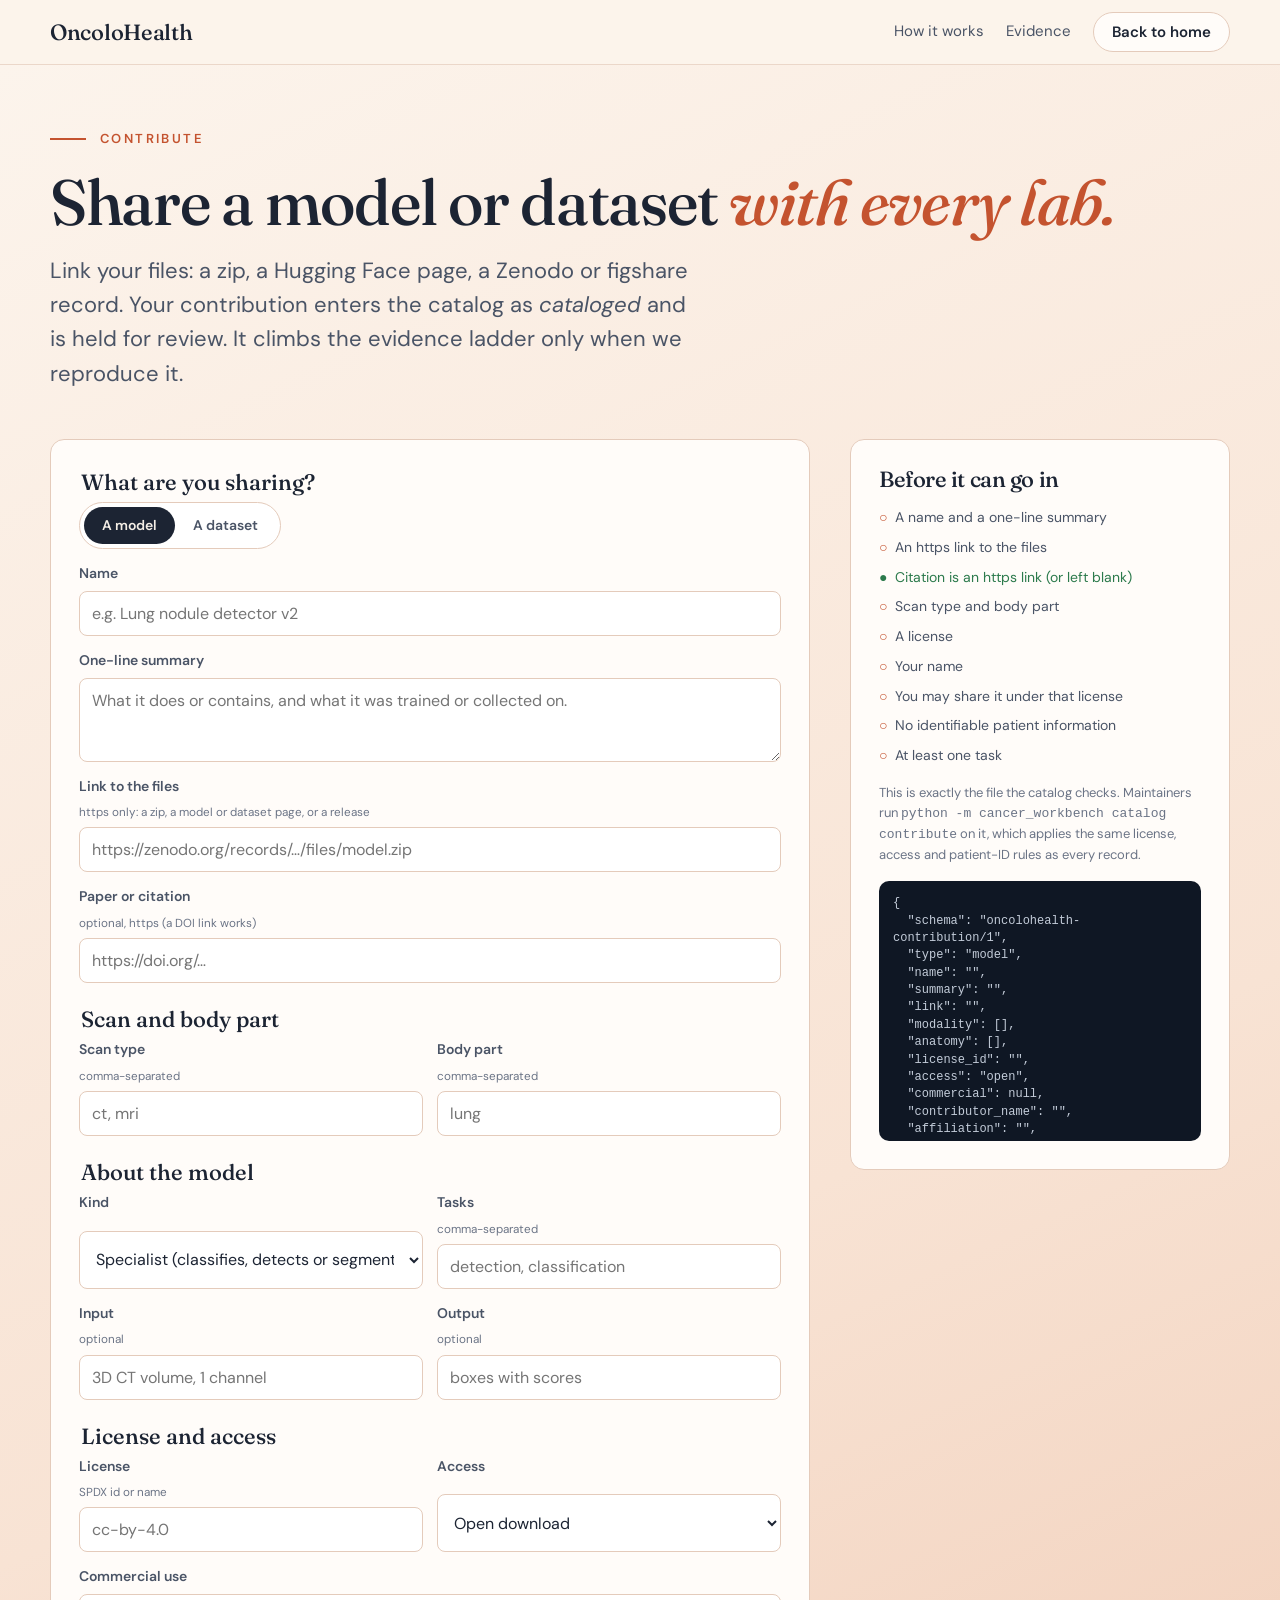
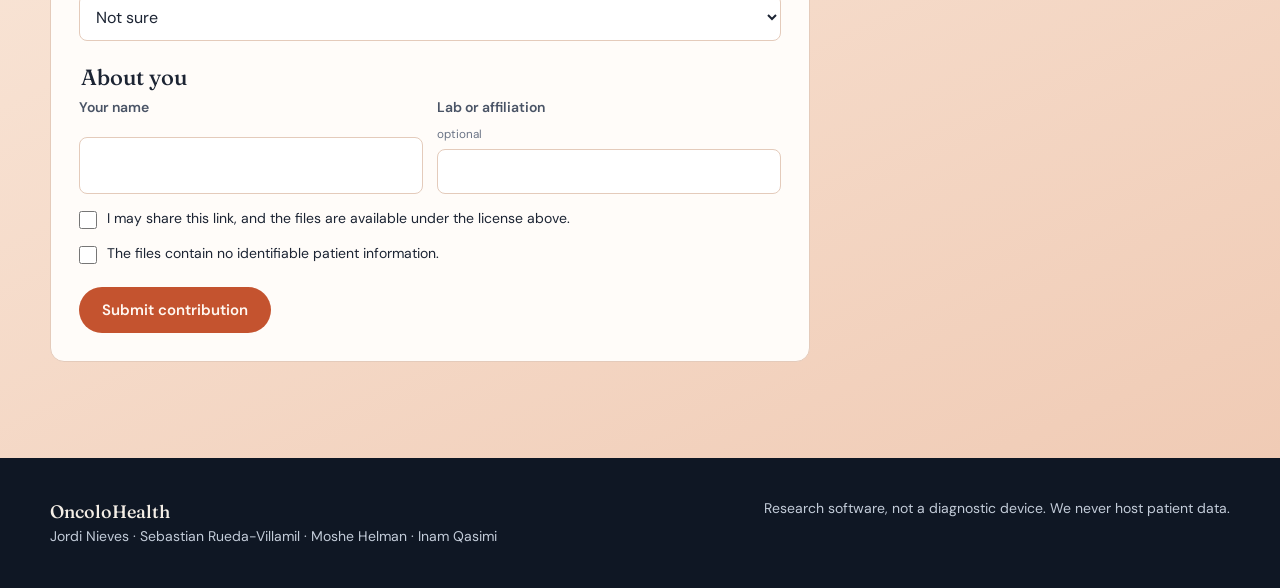
<file: site/contribute.html>
<!doctype html>
<html lang="en">
<head>
<meta charset="utf-8">
<meta name="viewport" content="width=device-width, initial-scale=1">
<title>Contribute a model or dataset · OncoloHealth</title>
<meta name="description" content="Share a cancer imaging model or dataset with the OncoloHealth catalog. Link your files; every contribution goes through the same license and audit checks.">
<link rel="preconnect" href="https://fonts.googleapis.com">
<link rel="preconnect" href="https://fonts.gstatic.com" crossorigin>
<link href="https://fonts.googleapis.com/css2?family=DM+Sans:opsz,wght@9..40,400..700&family=Fraunces:opsz,wght@9..144,300..700&display=swap" rel="stylesheet">
<link rel="stylesheet" href="site.css">
</head>
<body>
<header class="nav">
  <div class="wrap">
    <a class="brand" href="./">OncoloHealth</a>
    <nav>
      <a href="./#how">How it works</a>
      <a href="./#honest">Evidence</a>
      <a class="btn ghost" href="./">Back to home</a>
    </nav>
  </div>
</header>

<main class="page">
  <div class="wrap">
    <header>
      <p class="eyebrow">Contribute</p>
      <h1 style="font-size:clamp(38px,5vw,64px)">Share a model or dataset <i>with every lab.</i></h1>
      <p class="lede">Link your files: a zip, a Hugging Face page, a Zenodo or figshare record. Your contribution enters the catalog as <em>cataloged</em> and is held for review. It climbs the evidence ladder only when we reproduce it.</p>
    </header>

    <form class="card" id="contrib" data-type="model" novalidate>
      <fieldset>
        <legend>What are you sharing?</legend>
        <div class="seg" role="radiogroup" aria-label="Contribution type">
          <label><input type="radio" name="type" value="model" checked><span>A model</span></label>
          <label><input type="radio" name="type" value="dataset"><span>A dataset</span></label>
        </div>
        <label>Name <input name="name" required placeholder="e.g. Lung nodule detector v2"></label>
        <label>One-line summary <textarea name="summary" required placeholder="What it does or contains, and what it was trained or collected on."></textarea></label>
        <label>Link to the files <small>https only: a zip, a model or dataset page, or a release</small>
          <input name="link" type="url" required placeholder="https://zenodo.org/records/…/files/model.zip"></label>
        <label>Paper or citation <small>optional, https (a DOI link works)</small>
          <input name="citation" type="url" placeholder="https://doi.org/…"></label>
      </fieldset>

      <fieldset>
        <legend>Scan and body part</legend>
        <div class="grid2">
          <label>Scan type <small>comma-separated</small>
            <input name="modality" required list="modalities" placeholder="ct, mri"></label>
          <label>Body part <small>comma-separated</small>
            <input name="anatomy" required list="anatomies" placeholder="lung"></label>
        </div>
        <datalist id="modalities"><option value="ct"><option value="mri"><option value="xray"><option value="mammography"><option value="ultrasound"><option value="pathology"><option value="dermoscopy"><option value="pet"><option value="endoscopy"></datalist>
        <datalist id="anatomies"><option value="lung"><option value="brain"><option value="bone"><option value="breast"><option value="skin"><option value="prostate"><option value="liver"><option value="colon"><option value="any"></datalist>
      </fieldset>

      <fieldset class="only-model">
        <legend>About the model</legend>
        <div class="grid2">
          <label>Kind
            <select name="model_kind">
              <option value="specialist">Specialist (classifies, detects or segments)</option>
              <option value="encoder">Encoder (feature extractor)</option>
              <option value="vlm">Vision-language model</option>
              <option value="retrieval">Retrieval model</option>
              <option value="coordinator">Coordinator (language model)</option>
            </select></label>
          <label>Tasks <small>comma-separated</small>
            <input name="tasks" placeholder="detection, classification"></label>
        </div>
        <div class="grid2">
          <label>Input <small>optional</small><input name="input" placeholder="3D CT volume, 1 channel"></label>
          <label>Output <small>optional</small><input name="outputs" placeholder="boxes with scores"></label>
        </div>
      </fieldset>

      <fieldset class="only-dataset">
        <legend>About the dataset</legend>
        <div class="grid2">
          <label>Images <small>optional</small><input name="images" inputmode="numeric" placeholder="1200"></label>
          <label>Patients <small>optional</small><input name="patients" inputmode="numeric" placeholder="300"></label>
        </div>
        <label>Does every image carry a patient ID?
          <select name="patient_ids">
            <option value="yes">Yes, every image</option>
            <option value="partial">Some images</option>
            <option value="no">No</option>
            <option value="unknown" selected>Not sure</option>
          </select></label>
        <label>Labels <small>optional</small><input name="labels" placeholder="benign / malignant, tumor boxes"></label>
      </fieldset>

      <fieldset>
        <legend>License and access</legend>
        <div class="grid2">
          <label>License <small>SPDX id or name</small><input name="license_id" required placeholder="cc-by-4.0"></label>
          <label>Access
            <select name="access">
              <option value="open">Open download</option>
              <option value="registration">Free registration</option>
              <option value="gated_auto">Gated, approved automatically</option>
              <option value="gated_manual">Gated, approved by hand</option>
              <option value="hosted_only">Hosted only (no download)</option>
              <option value="unknown">Not sure</option>
            </select></label>
        </div>
        <label>Commercial use
          <select name="commercial">
            <option value="">Not sure</option>
            <option value="true">Allowed</option>
            <option value="false">Not allowed</option>
          </select></label>
      </fieldset>

      <fieldset>
        <legend>About you</legend>
        <div class="grid2">
          <label>Your name <input name="contributor_name" required autocomplete="name"></label>
          <label>Lab or affiliation <small>optional</small><input name="affiliation" autocomplete="organization"></label>
        </div>
        <label class="check"><input type="checkbox" name="rights_confirmed"> I may share this link, and the files are available under the license above.</label>
        <label class="check"><input type="checkbox" name="no_identifiable"> The files contain no identifiable patient information.</label>
      </fieldset>

      <div style="display:flex;flex-wrap:wrap;gap:12px;align-items:center">
        <button class="btn primary" type="submit" id="submit">Submit contribution</button>
        <span class="status" id="status" role="status" aria-live="polite"></span>
      </div>
    </form>

    <aside class="side" aria-label="Checklist">
      <h3>Before it can go in</h3>
      <ul class="todo" id="todo"></ul>
      <p class="note">This is exactly the file the catalog checks. Maintainers run <code>python -m cancer_workbench catalog contribute</code> on it, which applies the same license, access and patient-ID rules as every record.</p>
      <pre class="preview" id="preview"></pre>
    </aside>
  </div>
</main>

<footer>
  <div class="wrap">
    <div><b>OncoloHealth</b><br>Jordi Nieves · Sebastian Rueda-Villamil · Moshe Helman · Inam Qasimi</div>
    <div>Research software, not a diagnostic device. We never host patient data.</div>
  </div>
</footer>
<script src="config.js"></script>
<script src="contribute.js"></script>
</body>
</html>
</file>
<file: site/site.css>
:root {
  --ink: #1c2433;
  --ink-2: #4a5466;
  --ink-3: #6b7486;
  --coral: #c4532f;
  --coral-2: #ef7a5a;
  --blue: #3a73b8;
  --line: #e4cbbb;
  --paper: #fffcf9;
  --navy: #0f1724;
  --navy-2: #172234;
  --navy-line: #2e3d57;
  --cream: #f4eee6;
  --cream-2: #c3ccd9;
  --ok: #2c7a4c;
  --peach: linear-gradient(155deg, #fcf4ec 0%, #f8e3d4 58%, #f0cbb5 100%);
  --serif: "Fraunces", Georgia, serif;
  --sans: "DM Sans", Arial, sans-serif;
}

* { box-sizing: border-box; margin: 0; }
html { scroll-behavior: smooth; }
body { font-family: var(--sans); color: var(--ink); background: #fcf4ec; line-height: 1.55; -webkit-font-smoothing: antialiased; }
a { color: inherit; }
img { max-width: 100%; display: block; }
.wrap { width: min(1180px, calc(100% - 32px)); margin: 0 auto; }

/* nav */
.nav { position: sticky; top: 0; z-index: 10; background: rgba(252, 244, 236, 0.86); backdrop-filter: saturate(1.4) blur(10px); border-bottom: 1px solid rgba(228, 203, 187, 0.7); }
.nav .wrap { display: flex; align-items: center; gap: 28px; height: 64px; }
.brand { font-family: var(--serif); font-size: 22px; font-weight: 500; text-decoration: none; letter-spacing: -0.3px; }
.nav nav { display: flex; gap: 22px; margin-left: auto; align-items: center; }
.nav nav a { text-decoration: none; font-size: 15px; color: var(--ink-2); }
.nav nav a:hover { color: var(--ink); }
.btn { display: inline-flex; align-items: center; gap: 8px; border-radius: 999px; padding: 12px 22px; font: 600 15px var(--sans); text-decoration: none; border: 1px solid transparent; cursor: pointer; transition: transform 0.15s ease, background 0.15s ease; }
.btn:active { transform: translateY(1px); }
.btn.primary { background: var(--coral); color: #fff8f2; }
.btn.primary:hover { background: #ad4526; }
.btn.ghost { border-color: var(--line); background: var(--paper); color: var(--ink); }
.btn.ghost:hover { border-color: var(--coral); }
.nav .btn { padding: 9px 18px; }

/* shared */
.eyebrow { display: flex; align-items: center; gap: 14px; font-size: 13px; font-weight: 600; letter-spacing: 2.4px; text-transform: uppercase; color: var(--coral); }
.eyebrow::before { content: ""; width: 36px; height: 2px; background: currentColor; }
h1, h2, h3 { font-family: var(--serif); font-weight: 500; letter-spacing: -0.02em; line-height: 1.08; }
h1 { font-size: clamp(40px, 5.4vw, 76px); }
h2 { font-size: clamp(32px, 4.4vw, 56px); }
h1 i, h2 i { color: var(--coral); }
.lede { font-size: clamp(18px, 2vw, 22px); color: var(--ink-2); max-width: 640px; }
section { position: relative; overflow: hidden; }
.bloom { position: absolute; border-radius: 50%; pointer-events: none; }
.bloom.coral { background: radial-gradient(circle, rgba(239, 122, 90, 0.28) 0%, rgba(239, 122, 90, 0) 68%); }
.bloom.blue { background: radial-gradient(circle, rgba(111, 168, 220, 0.2) 0%, rgba(111, 168, 220, 0) 68%); }

/* hero */
.hero { background: var(--peach); padding: 88px 0 96px; }
.hero .wrap { position: relative; display: grid; grid-template-columns: 1.15fr 1fr; gap: 40px; align-items: center; }
.hero .copy { display: flex; flex-direction: column; gap: 26px; position: relative; z-index: 1; }
.hero .actions { display: flex; flex-wrap: wrap; gap: 12px; }
.hero .art { opacity: 0.85; }
.hero .wrap > *, .band .wrap > *, .page .wrap > * { min-width: 0; }
.art { width: 100%; height: auto; }
.hero .bloom.coral { width: 760px; height: 620px; right: -160px; top: -120px; }
.hero .bloom.blue { width: 640px; height: 480px; left: -160px; bottom: -200px; }
.team { font-size: 15px; color: var(--ink-3); }

/* stats */
.stats { background: var(--navy); color: var(--cream); }
.stats .wrap { display: grid; grid-template-columns: repeat(4, 1fr); }
.stat { padding: 34px 24px; border-left: 1px solid var(--navy-line); }
.stat:first-child { border-left: 0; padding-left: 0; }
.stat b { display: block; font: 500 clamp(36px, 4vw, 54px)/1 var(--serif); color: var(--coral-2); }
.stat span { font-size: 15px; color: var(--cream-2); }

/* how it works */
.how { padding: 96px 0; background: #fcf4ec; }
.how .wrap > * + * { margin-top: 22px; }
.ledger { margin-top: 40px !important; border-top: 2px solid var(--ink); }
.row { display: grid; grid-template-columns: 56px 200px 1fr 230px; gap: 20px; align-items: center; padding: 20px 0; border-bottom: 1px solid var(--line); }
.row .n { font: 20px var(--serif); color: var(--ink-3); }
.row h3 { font-size: 28px; }
.row p { color: var(--ink-2); }
.row .proof { font-weight: 600; color: var(--coral); font-size: 15px; }

/* contribute band */
.band { background: var(--navy); color: var(--cream); padding: 96px 0; }
.band .wrap { display: grid; grid-template-columns: 1fr 1fr; gap: 48px; align-items: center; position: relative; z-index: 1; }
.band .copy { display: flex; flex-direction: column; gap: 22px; }
.band .lede { color: var(--cream-2); }
.band .eyebrow { color: var(--coral-2); }
.band h2 i { color: var(--coral-2); }
.steps { list-style: none; padding: 0; display: grid; gap: 0; border-top: 1px solid var(--navy-line); }
.steps li { display: grid; grid-template-columns: 40px 1fr; gap: 12px; padding: 14px 0; border-bottom: 1px solid var(--navy-line); color: var(--cream-2); }
.steps li b { font: 18px var(--serif); color: var(--coral-2); }
.band .bloom.coral { width: 700px; height: 560px; right: -120px; top: -140px; opacity: 0.8; }
.band .art { opacity: 0.8; }

/* honesty */
.honest { background: var(--peach); padding: 96px 0; }
.ladder { display: flex; gap: 10px; align-items: flex-end; margin-top: 36px; }
.ladder div { flex: 1; border-radius: 6px; padding: 16px; display: flex; flex-direction: column; justify-content: flex-end; font-weight: 600; font-size: 15px; }
.ladder small { font: 18px var(--serif); }
.ladder div:nth-child(1) { height: 110px; background: #f3dccd; }
.ladder div:nth-child(2) { height: 140px; background: #e8bfa8; }
.ladder div:nth-child(3) { height: 170px; background: #dc9f82; }
.ladder div:nth-child(4) { height: 200px; background: var(--coral); color: #fff8f2; }
.ladder div:nth-child(5) { height: 230px; background: var(--ink); color: var(--cream); }

/* footer */
footer { background: var(--navy); color: var(--cream-2); padding: 40px 0; font-size: 14px; }
footer .wrap { display: flex; flex-wrap: wrap; gap: 12px 32px; justify-content: space-between; }
footer b { color: var(--cream); font-family: var(--serif); font-weight: 500; font-size: 18px; }

/* contribute page */
.page { background: var(--peach); padding: 64px 0 96px; min-height: 100vh; }
.page .wrap { display: grid; grid-template-columns: 1fr 380px; gap: 40px; align-items: start; }
.page header { grid-column: 1 / -1; display: flex; flex-direction: column; gap: 18px; margin-bottom: 8px; }
form.card, .side { background: var(--paper); border: 1px solid var(--line); border-radius: 14px; padding: 28px; }
form.card { display: grid; gap: 22px; }
fieldset { border: 0; padding: 0; display: grid; gap: 14px; }
legend { font: 500 22px var(--serif); margin-bottom: 6px; }
.grid2 { display: grid; grid-template-columns: 1fr 1fr; gap: 14px; }
label { display: grid; gap: 6px; font-size: 14px; font-weight: 600; color: var(--ink-2); }
label small { font-weight: 400; color: var(--ink-3); }
input, select, textarea { font: 16px var(--sans); color: var(--ink); background: #fff; border: 1px solid var(--line); border-radius: 8px; padding: 11px 12px; width: 100%; }
input:focus, select:focus, textarea:focus { outline: 2px solid rgba(196, 83, 47, 0.35); border-color: var(--coral); }
textarea { min-height: 84px; resize: vertical; }
.check { display: flex; gap: 10px; align-items: flex-start; font-weight: 400; color: var(--ink); }
.check input { width: 18px; height: 18px; margin-top: 3px; accent-color: var(--coral); }
.seg { display: inline-flex; border: 1px solid var(--line); border-radius: 999px; padding: 4px; background: #fff; width: max-content; }
.seg label { display: block; }
.seg input { display: none; }
.seg span { display: block; padding: 8px 18px; border-radius: 999px; cursor: pointer; font-weight: 600; color: var(--ink-2); }
.seg input:checked + span { background: var(--ink); color: var(--cream); }
.only-model, .only-dataset { display: none; }
form[data-type="model"] .only-model, form[data-type="dataset"] .only-dataset { display: grid; }
.side { position: sticky; top: 88px; display: grid; gap: 16px; }
.side h3 { font-size: 22px; }
.todo { list-style: none; padding: 0; display: grid; gap: 8px; font-size: 14px; }
.todo li { display: flex; gap: 8px; color: var(--ink-2); }
.todo li::before { content: "○"; color: var(--coral); }
.todo li.done { color: var(--ok); }
.todo li.done::before { content: "●"; color: var(--ok); }
.preview { font: 12px/1.45 ui-monospace, Consolas, monospace; background: var(--navy); color: var(--cream-2); border-radius: 10px; padding: 14px; max-height: 260px; overflow: auto; white-space: pre-wrap; word-break: break-word; }
.note { font-size: 13px; color: var(--ink-3); }
.status { font-size: 14px; font-weight: 600; }
.status.ok { color: var(--ok); }
.status.err { color: var(--coral); }

@media (max-width: 900px) {
  .hero .wrap, .band .wrap, .page .wrap { grid-template-columns: 1fr; }
  .hero .art { max-width: 520px; }
  .stats .wrap { grid-template-columns: 1fr 1fr; }
  .stat:nth-child(3) { border-left: 0; padding-left: 0; }
  .row { grid-template-columns: 40px 1fr; }
  .row p, .row .proof { grid-column: 2; }
  .side { position: static; }
  .nav nav a:not(.btn) { display: none; }
}
@media (max-width: 560px) {
  .grid2 { grid-template-columns: 1fr; }
  .ladder div { font-size: 12px; padding: 10px; }
}
</file>
<file: website/style.css>
@import url('https://fonts.googleapis.com/css2?family=DM+Sans:wght@400;500;600;700&family=DM+Serif+Display:ital@0;1&display=swap');
:root{--ink:#152b29;--deep:#113c36;--green:#a2e8b6;--lime:#c5f0ca;--cream:#f8f8f2;--muted:#62736e;--line:#d4dfd5;--serif:'DM Serif Display',Georgia,serif;--sans:'DM Sans',Arial,sans-serif}*{box-sizing:border-box}html{scroll-behavior:smooth}body{margin:0;background:var(--cream);color:var(--ink);font-family:var(--sans);font-size:16px;line-height:1.6}a{color:inherit;text-decoration:none}button{font:inherit}h1,h2,h3,p{margin:0}h1,h2{font-family:var(--serif);font-weight:400;line-height:1.03;letter-spacing:-.035em}h1 em,h2 em,.statement em{font-weight:400;color:#4f8970}h1{font-size:clamp(3.5rem,5.9vw,6.5rem)}h2{font-size:clamp(2.7rem,4.2vw,4.8rem)}h3{line-height:1.2}.wrap{width:min(1330px,calc(100% - 112px));margin:auto}.site-header{height:92px;display:flex;align-items:center;justify-content:space-between;padding:0 56px;background:var(--cream);border-bottom:1px solid #e4ebe3;position:relative;z-index:5}.brand{display:inline-flex;align-items:center;gap:11px;font-size:25px;font-weight:700;letter-spacing:-1.4px}.brand-light{font-weight:400}.brand-mark{width:28px;height:28px;display:grid;grid-template-columns:1fr 1fr;gap:3px;transform:rotate(45deg)}.brand-mark i{background:#2b8066;border-radius:3px}.brand-mark i:nth-child(2){opacity:.62}.brand-mark i:nth-child(3){opacity:.8}.brand-mark i:nth-child(4){opacity:.4}.site-header nav{display:flex;align-items:center;gap:36px;font-size:13px;font-weight:600}.site-header nav a:not(.nav-cta):hover,.site-header nav a.active{color:#4c9976}.nav-cta{background:var(--deep);color:#fff;padding:13px 18px;border-radius:3px}.nav-cta span{margin-left:24px;color:var(--green)}.menu{display:none}.page{display:none}.page.active{display:block}.hero{min-height:650px;display:grid;grid-template-columns:1fr 1fr;gap:60px;align-items:center;padding-top:70px;padding-bottom:80px}.eyebrow{font-size:10px;font-weight:700;letter-spacing:.16em;color:#588a72}.hero h1{margin-top:28px}.hero-copy>p{font-size:18px;max-width:530px;color:#536762;line-height:1.75;margin-top:27px}.actions{display:flex;align-items:center;gap:32px;margin-top:32px}.button{display:inline-flex;align-items:center;justify-content:space-between;gap:38px;padding:15px 20px;font-size:13px;font-weight:700;border-radius:3px;transition:transform .2s,background .2s}.button:hover{transform:translateY(-2px)}.primary{background:var(--deep);color:#fff}.primary span{color:var(--green)}.outline{border:1px solid var(--deep);margin-top:28px}.light{background:var(--green);color:var(--deep);margin-top:30px}.text-link,.underlink{font-size:13px;font-weight:700}.text-link span,.underlink span{margin-left:15px}.underlink{display:inline-block;border-bottom:1px solid #84bda0;padding-bottom:7px;margin-top:22px}.hero-note{display:flex;gap:13px;margin-top:58px;color:#71827a;font-size:11px;line-height:1.5}.note-icon{font-size:23px;color:#62aa83}.hero-art{height:535px;background:#d9efde;position:relative;overflow:hidden;border-radius:4px}.art-grid{position:absolute;inset:0;background-image:linear-gradient(#b8d9c4 1px,transparent 1px),linear-gradient(90deg,#b8d9c4 1px,transparent 1px);background-size:40px 40px;opacity:.36}.orbit{position:absolute;left:50%;top:50%;border:1px solid #8bbba0;border-radius:50%;transform:translate(-50%,-50%)}.o1{width:230px;height:230px}.o2{width:370px;height:370px}.o3{width:510px;height:510px}.art-core{position:absolute;left:50%;top:50%;width:138px;height:138px;transform:translate(-50%,-50%);border-radius:50%;background:var(--deep);color:#e5f8e7;display:flex;align-items:center;justify-content:center;flex-direction:column;box-shadow:0 0 0 18px #d9efde}.art-core>span{font-family:var(--serif);font-size:44px;line-height:1}.art-core>span span{color:#99dfa9}.art-core small{font-size:7px;letter-spacing:.13em;text-align:center;line-height:1.3;margin-top:8px}.art-node{position:absolute;background:#f8fcf6;border:1px solid #c5dfcc;box-shadow:0 12px 30px #285d3820;padding:12px;display:flex;align-items:center;gap:11px;width:206px;font-size:9px;letter-spacing:.08em}.art-node b{font-size:10px;border-radius:50%;background:#d8f1df;padding:8px}.art-node strong{font-size:10px;letter-spacing:0;color:#73877b;font-weight:400}.art-node i{font-style:normal;margin-left:auto;font-size:15px}.n1{top:12%;left:8%}.n2{top:30%;right:3%}.n3{bottom:13%;left:8%}.art-index{position:absolute;bottom:16px;right:20px;color:#6e967d;font-size:8px;letter-spacing:.12em}.ticker{background:var(--deep);color:#d7f1dd;display:flex;gap:40px;justify-content:center;align-items:center;padding:19px 30px;font-size:11px;white-space:nowrap;overflow:hidden}.ticker span:first-child{font-size:9px;letter-spacing:.13em;color:#8dc7a0}.ticker b{color:#82c698}.section{padding:110px 0}.intro,.research-detail,.about-sources{display:grid;grid-template-columns:1fr 1fr;gap:80px}.intro h2,.research-detail h2,.about-sources h2{margin-top:24px}.intro>div:nth-child(2),.research-detail>div:nth-child(2),.about-sources>div:nth-child(2){max-width:555px}.lead{font-size:20px!important;line-height:1.55!important;color:var(--ink)!important}.intro p+p,.research-detail p+p,.about-sources p+p{margin-top:19px;color:#65766e}.features,.pale{background:#edf4ec}.section-top{display:flex;justify-content:space-between;gap:50px;align-items:end;margin-bottom:48px}.section-top h2{margin-top:24px}.section-top>p{max-width:355px;color:#667970}.feature-grid{display:grid;grid-template-columns:repeat(3,1fr);gap:12px}.feature{background:#fafcf7;min-height:333px;padding:27px;position:relative;border:1px solid #dce8dd;transition:transform .2s,background .2s}.feature:hover{transform:translateY(-4px);background:#fff}.feature-no{font-size:10px;letter-spacing:.12em;color:#698579;font-weight:700}.feature-icon{font-size:32px;color:#4c9b77;margin:33px 0 20px}.feature h3{font-family:var(--serif);font-weight:400;font-size:28px}.feature p{max-width:290px;color:#697c72;font-size:14px;margin-top:12px}.feature-arrow{position:absolute;right:25px;bottom:23px;font-size:22px;color:#579573}.evidence-home{display:grid;grid-template-columns:1fr 1fr;gap:110px;align-items:center}.evidence-copy h2{margin:25px 0}.evidence-copy p+p{margin-top:18px;color:#687b70}.evidence-visual{background:#d2e9d8;padding:27px;min-height:410px;position:relative;overflow:hidden}.visual-top{display:flex;justify-content:space-between;font-size:9px;letter-spacing:.12em;color:#5b8a6e}.visual-number{font-family:var(--serif);font-size:74px;margin-top:52px;line-height:1}.visual-number span{font-family:var(--sans);font-size:13px;letter-spacing:0}.evidence-visual>p{font-size:14px;line-height:1.5;margin-top:12px}.bar-lines{display:flex;align-items:end;gap:8px;height:85px;margin:15px 0}.bar-lines span{width:7%;background:#83b99a;height:40%}.bar-lines span:nth-child(3n){height:75%}.bar-lines span:nth-child(4n){height:100%}.bar-lines span:nth-child(5n){height:55%}.visual-footer{border-top:1px solid #9bc9a9;padding-top:16px;font-size:10px;color:#5a7965;display:flex;gap:10px;align-items:center}.visual-footer b{font-family:var(--serif);font-size:26px;color:var(--deep);margin-left:10px}.statement{background:#d9eedc;padding:100px 0}.statement .eyebrow{margin-bottom:35px}.statement p{font-family:var(--serif);font-size:clamp(2.6rem,4.6vw,5.2rem);line-height:1.15;max-width:1050px;letter-spacing:-.03em}.statement-bottom{display:flex;justify-content:space-between;border-top:1px solid #aacdb1;margin-top:55px;padding-top:20px;font-size:9px;letter-spacing:.13em;color:#668c70}.pathway-grid{display:grid;grid-template-columns:1fr 1fr;gap:80px;margin-top:26px}.pathway-grid>div>p{max-width:410px;color:#66796e;margin-top:25px}.path-links a{display:flex;align-items:center;border-bottom:1px solid var(--line);padding:17px 0;gap:26px}.path-links a:first-child{border-top:1px solid var(--line)}.path-links a>span{font-size:10px;color:#83a38e}.path-links a div{flex:1}.path-links b{display:block;font-family:var(--serif);font-size:24px;font-weight:400}.path-links small{color:#7d8e83}.path-links strong{color:#4b9470}.page-hero{padding:100px 0 80px}.page-hero h1{margin:28px 0 36px}.page-hero-bottom{display:flex;align-items:end;justify-content:space-between;gap:40px}.page-hero-bottom p{max-width:650px;font-size:18px;color:#5e7168}.page-hero-bottom>span{font-size:10px;letter-spacing:.15em;color:#759783;white-space:nowrap}.research-band{background:var(--deep);color:#e9f5e9}.band-grid{display:grid;grid-template-columns:1fr 1fr;gap:100px}.band-grid h2{margin:25px 0}.band-grid h2 em,.dark-cta h2 em{color:#9adeaa}.band-grid>div>p{max-width:500px;color:#bed4c6}.stat-grid{display:grid;grid-template-columns:1fr 1fr}.stat-grid div{border-left:1px solid #497163;border-bottom:1px solid #497163;padding:20px 25px}.stat-grid strong{font-family:var(--serif);display:block;font-size:49px;font-weight:400;line-height:1}.stat-grid span{font-size:12px;color:#bdd4c1}.research-band:not(.section){padding:100px 0}.callout{background:#e8f2e8;padding:22px;border-left:3px solid #7cbf91;margin-top:30px}.callout b{font-size:13px}.callout p{font-size:14px!important;color:#60746a!important;margin-top:8px!important}.chart-card{background:#fff;padding:35px;border:1px solid #dce8dd}.chart-title{display:flex;justify-content:space-between;gap:15px}.chart-title span,.chart-tag{font-size:9px;color:#73917e;letter-spacing:.1em}.chart-title h3{font-family:var(--serif);font-size:26px;font-weight:400;margin:5px 0 30px}.chart-row{display:grid;grid-template-columns:180px 1fr;gap:20px;align-items:center;margin:20px 0}.chart-row>div:first-child{font-weight:700;font-size:13px}.chart-row small{display:block;font-weight:400;color:#809389}.bars>div{height:28px;display:flex;align-items:center;gap:10px;font-size:12px}.bars span{height:12px;background:#276f57}.bars>div:nth-child(2) span{background:#a7d7b0}.legend{display:flex;gap:25px;margin:30px 0 20px;font-size:11px;color:#71867a}.legend i{display:inline-block;width:10px;height:10px;background:#276f57;margin-right:6px}.legend span:nth-child(2) i{background:#a7d7b0}.fine{font-size:12px!important;color:#71847a!important;line-height:1.6}.ladder{display:grid;grid-template-columns:repeat(5,1fr);border-top:1px solid var(--line)}.ladder div{padding:20px 18px;border-right:1px solid var(--line)}.ladder b{color:#75a989;font-size:11px}.ladder h3{font-size:16px;margin:34px 0 10px}.ladder p{font-size:13px;color:#728279}.dark-cta{background:#173d35;color:#f0f8ef}.dark-cta h2{margin-top:25px}.dark-cta p{color:#bcd2c2;max-width:500px;margin-top:24px}.platform-layout{display:grid;grid-template-columns:1fr 1fr;gap:100px}.platform-sticky h2{margin:25px 0}.platform-sticky>p{color:#687d70}.tab-list{margin-top:35px}.tab-list button{display:flex;justify-content:space-between;width:100%;border:0;border-bottom:1px solid #cbdccf;background:transparent;text-align:left;padding:17px 0;color:#708478;cursor:pointer}.tab-list button.active{color:#164f3e;font-weight:700}.platform-panel{background:#fff;border:1px solid #d9e7db;padding:35px;min-height:430px}.panel-label{font-size:10px;letter-spacing:.12em;color:#75a087}.platform-panel h3{font-family:var(--serif);font-size:35px;font-weight:400;margin:50px 0 15px}.platform-panel p{color:#6a7e72}.panel-demo{margin-top:35px;background:#eff6ee;padding:20px;font-size:12px;color:#557361}.panel-demo div{padding:10px 0;border-bottom:1px solid #d7e7d8}.panel-demo div:last-child{border:0}.panel-demo span{float:right;color:#3e8665}.model-list{display:grid;grid-template-columns:repeat(4,1fr);border-top:1px solid var(--line)}.model-list div{padding:25px 20px 20px 0;border-right:1px solid var(--line);margin-right:20px}.model-list span,.team-grid span{font-size:10px;letter-spacing:.1em;color:#6f9c7e}.model-list h3{font-family:var(--serif);font-weight:400;font-size:24px;margin:30px 0 12px}.model-list p{font-size:13px;color:#718178}.model-note{margin-top:30px}.commercial-copy .roadmap{margin-top:35px}.roadmap div{display:flex;gap:30px;border-top:1px solid #497163;padding:18px 0}.roadmap b{width:70px;font-size:10px;letter-spacing:.1em;color:#8cd3a0}.roadmap span{font-size:14px}.faq{max-width:950px;margin:auto}.faq details{border-top:1px solid var(--line);padding:20px 0}.faq details:last-child{border-bottom:1px solid var(--line)}.faq summary{cursor:pointer;list-style:none;font-family:var(--serif);font-size:24px;display:flex;justify-content:space-between}.faq summary::-webkit-details-marker{display:none}.faq summary span{font-family:var(--sans);color:#4c9871}.faq details[open] summary span{transform:rotate(45deg)}.faq p{max-width:650px;color:#6b7f73;margin-top:15px}.team-grid{display:grid;grid-template-columns:repeat(4,1fr);gap:12px}.team-grid div{background:#fafcf7;border:1px solid #dce8dd;min-height:190px;padding:24px;display:flex;flex-direction:column;justify-content:space-between}.team-grid h3{font-family:var(--serif);font-size:25px;font-weight:400}footer{background:#0d302b;color:#e5f3e6;padding:65px 0 20px}.footer-inner{display:grid;grid-template-columns:2fr 1fr 1fr;gap:40px}.footer-brand{font-size:24px}.footer-inner p{color:#a0bcaa;font-size:13px;margin-top:20px}.footer-inner>div:not(:first-child){display:flex;flex-direction:column;gap:9px;font-size:13px}.footer-inner>div>span{font-size:9px;letter-spacing:.13em;color:#8fb5a0;margin-bottom:10px}.footer-bottom{display:flex;justify-content:space-between;border-top:1px solid #355c4f;padding-top:20px;margin-top:70px;font-size:9px;letter-spacing:.12em;color:#94b4a1}a:focus-visible,button:focus-visible,summary:focus-visible{outline:3px solid #75bb88;outline-offset:4px}@media(max-width:900px){.wrap{width:calc(100% - 48px)}.site-header{padding:0 24px;height:76px}.menu{display:block;border:0;background:none;font-weight:700;font-size:12px}.menu span{margin-left:8px}.site-header nav{display:none;position:absolute;top:76px;left:0;right:0;background:var(--cream);padding:25px;flex-direction:column;align-items:stretch;gap:18px;border-bottom:1px solid var(--line)}.site-header nav.open{display:flex}.hero{grid-template-columns:1fr;gap:40px;padding-top:55px}.hero-art{height:430px}.hero-note{margin-top:35px}.ticker{justify-content:flex-start}.section{padding:75px 0}.intro,.research-detail,.about-sources,.evidence-home,.pathway-grid,.band-grid,.platform-layout{grid-template-columns:1fr;gap:40px}.section-top{align-items:start;flex-direction:column;gap:20px}.feature-grid{grid-template-columns:1fr}.feature{min-height:245px}.feature-icon{margin:18px 0}.ladder{grid-template-columns:repeat(2,1fr)}.model-list,.team-grid{grid-template-columns:repeat(2,1fr)}.footer-inner{grid-template-columns:1fr 1fr}.footer-inner>div:first-child{grid-column:span 2}.page-hero{padding:70px 0 60px}.page-hero-bottom{align-items:start;flex-direction:column}.research-band:not(.section){padding:70px 0}}@media(max-width:520px){h1{font-size:3.5rem}h2{font-size:2.8rem}.hero-art{height:350px}.art-node{width:160px;padding:8px;gap:6px}.art-node strong{font-size:9px}.art-core{width:105px;height:105px}.art-core>span{font-size:33px}.o1{width:180px;height:180px}.o2{width:280px;height:280px}.o3{width:390px;height:390px}.actions{align-items:flex-start;flex-direction:column;gap:20px}.chart-card{padding:20px}.chart-title{flex-direction:column}.chart-row{grid-template-columns:95px 1fr}.chart-row>div:first-child{font-size:11px}.stat-grid strong{font-size:40px}.stat-grid div{padding:18px 14px}.model-list,.team-grid{grid-template-columns:1fr 1fr}.team-grid h3{font-size:20px}.footer-bottom{gap:20px}.statement-bottom{gap:20px}.ladder{grid-template-columns:1fr 1fr}}
/* OncoloHealth editorial system: ink blue, research peach, and restrained green */
:root{--ink:#162133;--deep:#101d31;--green:#75a58a;--lime:#c5ded0;--cream:#f8f3ef;--muted:#697387;--line:#ded4d0}
body{background:#f8f3ef;color:#172235}h1 em,h2 em,.statement em{color:#cf6547}.site-header{background:#f9f3ee;border-color:#e4d7d0}.brand-mark i{background:#cf6547}.site-header nav a:not(.nav-cta):hover,.site-header nav a.active{color:#c35d42}.nav-cta{background:#17243a}.nav-cta span{color:#f4aa8c}.eyebrow{color:#bc5c42}.hero-shell{background:#111e32;color:#f9f1eb;overflow:hidden}.hero{min-height:710px;padding-top:80px;padding-bottom:80px;gap:55px}.hero h1{font-size:clamp(3.5rem,5.7vw,6.2rem)}.hero h1 em{color:#f19877}.hero-copy>p{color:#c3ccda}.hero .eyebrow{color:#f09779}.hero .button.primary{background:#ed9373;color:#172235}.hero .button.primary span{color:#172235}.hero .text-link{color:#f3e9e2}.hero-note{color:#aeb9c8}.note-icon{color:#ef9879}.hero-art{height:520px;overflow:visible;background:#f6dfd1;border-radius:3px;color:#182439;box-shadow:0 30px 80px #050b1866;transform:rotate(1deg)}.mock-top{height:50px;display:flex;justify-content:space-between;align-items:center;padding:0 20px;border-bottom:1px solid #d7bdb0;font-size:9px;letter-spacing:.1em}.mock-brand{font-weight:700}.mock-brand span{color:#c95e41;font-size:16px;margin-right:6px}.mock-brand small{color:#a27a6a;font-size:8px}.mock-window{color:#bd9586}.mock-body{padding:35px}.mock-head{display:flex;justify-content:space-between;align-items:start}.mock-head small,.side-label{font-size:9px;letter-spacing:.13em;color:#b05b43;font-weight:700}.mock-head h3{font-family:var(--serif);font-weight:400;font-size:41px;letter-spacing:-.03em;margin-top:16px;line-height:1.04}.mock-head h3 em{color:#c96346;font-weight:400}.mock-stamp{border:1px solid #cc967c;color:#ad634e;font-size:8px;line-height:1.5;letter-spacing:.1em;padding:10px}.mock-card{background:#fffaf5;border:1px solid #e6cfc3;margin-top:32px;padding:20px;box-shadow:0 10px 30px #8f5b4515}.mock-row,.mock-foot{display:flex;justify-content:space-between;gap:12px;align-items:center;font-size:10px;font-weight:700}.mock-row small{color:#8a98a4}.mock-row b{background:#e2ede3;color:#578368;padding:6px;font-size:8px;letter-spacing:.08em}.mock-stats{display:grid;grid-template-columns:repeat(3,1fr);padding:23px 0}.mock-stats div+div{border-left:1px solid #eadbd2;padding-left:14px}.mock-stats strong{display:block;font-family:var(--serif);font-size:33px;font-weight:400;line-height:1}.mock-stats small{font-size:9px;color:#7d8994}.mock-foot{border-top:1px solid #eadbd2;padding-top:14px;color:#718279;font-size:9px}.mock-foot i{display:inline-block;width:7px;height:7px;background:#8ab394;border-radius:50%;margin-right:5px}.mock-bottom{display:flex;justify-content:space-between;font-size:8px;letter-spacing:.08em;color:#a8715d;margin-top:25px}.hero-disc{position:absolute;right:-22px;bottom:-23px;border-radius:50%;width:92px;height:92px;background:#d87556;color:#fff1e8;display:flex;justify-content:center;align-items:center;flex-direction:column;font-family:var(--serif);font-size:27px;line-height:1}.hero-disc span{font:700 6px/1.4 var(--sans);letter-spacing:.1em;text-align:center;margin-top:5px}.ticker{background:#f0b49b;color:#283147}.ticker span:first-child{color:#9a4f3d}.ticker b{color:#a45c49}.intro,.research-detail,.about-sources{border-bottom:0}.features{background:#f1e3db}.pale{background:#f1e6df}.feature{background:#f9f4f0;border-color:#e3d4ca}.feature-icon,.feature-arrow{color:#cf694b}.feature-no{color:#a66a57}.feature p{color:#6e7480}.evidence-visual{background:#f2d9ca}.visual-top{color:#b66e54}.bar-lines span{background:#d48b70}.visual-footer{border-color:#d4ae9d;color:#986d60}.evidence-home{gap:100px}.statement{background:#f4d8c9}.statement-bottom{border-color:#d3ad9b;color:#9b715e}.statement p em{color:#c86145}.workbench-story{background:#121f33;color:#f4eee9}.story-heading{display:flex;align-items:end;justify-content:space-between;gap:40px;margin-bottom:50px}.story-heading h2{margin-top:24px}.story-heading h2 em,.story-side h3 em{color:#f29d7d}.story-heading>p{color:#aebacb;max-width:340px}.story-grid{display:grid;grid-template-columns:1.6fr 1fr;gap:18px}.story-main{border:1px solid #43516a;padding:28px 32px}.story-top{display:flex;justify-content:space-between;color:#9cabbc;font-size:9px;letter-spacing:.13em}.story-steps{margin-top:28px}.story-steps a{border-top:1px solid #3c4a61;padding:18px 0;display:flex;align-items:center;gap:25px}.story-steps a>b{color:#ed9578;font-family:var(--serif);font-size:19px;font-weight:400}.story-steps a>div{flex:1}.story-steps strong{display:block;font-size:15px}.story-steps small{display:block;color:#9babc0;font-size:12px;margin-top:4px}.story-steps a>span{color:#e89779}.story-side{background:#24344a;padding:30px;display:flex;flex-direction:column;align-items:start}.story-side .side-label{color:#f1a385}.side-mark{font-size:44px;color:#ef9a7c;margin:30px 0 14px}.story-side h3{font-family:var(--serif);font-size:37px;font-weight:400;line-height:1.1}.story-side p{color:#bdc8d4;font-size:14px;margin-top:18px}.story-side .underlink{border-color:#e68f70;color:#f5e6df;margin-top:auto}.path-links a>span{color:#be8974}.path-links strong{color:#c76447}.button.primary{background:#18263a}.button.primary span{color:#f4a486}.button.outline{border-color:#1b293d}.underlink{border-color:#d18e76}.research-band{background:#19273d}.band-grid h2 em,.dark-cta h2 em{color:#f3a383}.stat-grid div{border-color:#506075}.stat-grid span,.band-grid>div>p{color:#c4cedb}.research-detail{background:#f8f2ed}.callout{background:#f3dbce;border-color:#cf7355}.research-facts{display:grid;grid-template-columns:1fr 1fr;margin-top:30px;border-top:1px solid #dac8bc;border-bottom:1px solid #dac8bc}.research-facts div{padding:16px 10px 16px 0}.research-facts strong{display:block;font-family:var(--serif);font-size:31px;color:#c86043;font-weight:400}.research-facts span{font-size:11px;color:#7d7777}.chart-card{border-color:#decfc4;background:#fffaf6}.chart-title span,.chart-tag{color:#ad6e58}.bars span{background:#cf6a4c}.bars>div:nth-child(2) span{background:#78a4cf}.legend i{background:#cf6a4c}.legend span:nth-child(2) i{background:#78a4cf}.ladder b{color:#cb6f52}.dark-cta{background:#121f33}.dark-cta p{color:#bdc9d6}.button.light{background:#efa080;color:#19263a}.research-catalog-callout{background:#e5eee6}.research-catalog-callout .wrap{display:grid;grid-template-columns:1fr 1fr;gap:80px;align-items:end}.research-catalog-callout h2{margin-top:24px}.research-catalog-callout p{max-width:430px;color:#63796c;margin-bottom:25px}.tab-list button{border-color:#dbc9bf;color:#8a7c7a}.tab-list button.active{color:#b85f46}.platform-panel{border-color:#e1d2c7;background:#fffaf6}.panel-label{color:#bd765d}.panel-demo{background:#e8f1e9;color:#55765d}.panel-demo div{border-color:#cddfd0}.panel-demo span{color:#538365}.model-list span,.team-grid span{color:#b96c51}.team-grid div{border-color:#e3d1c5;background:#fff9f4}.commercial-grid .feature{background:#f7f1eb}.roadmap div{border-color:#506075}.roadmap b{color:#f1a17f}.faq summary span{color:#cb6c4d}footer{background:#0c182a}.footer-inner>div>span{color:#ef9b7d}.footer-inner p,.footer-bottom{color:#9eaec0}.footer-bottom{border-color:#35455a}
body[data-page="research"]{background:#fae9dd}body[data-page="research"] .page-hero{position:relative;padding-top:115px;padding-bottom:105px}body[data-page="research"] .page-hero:after{content:'RESEARCH / EVIDENCE / CONTEXT';position:absolute;right:0;top:110px;writing-mode:vertical-rl;font-size:9px;letter-spacing:.16em;color:#c38d74}body[data-page="research"] .research-detail{background:transparent}body[data-page="research"] .pale{background:#f2d9c9}body[data-page="research"] .page-hero h1 em{color:#c8583b}body[data-page="research"] .section:not(.research-band):not(.dark-cta):not(.research-catalog-callout){border-bottom-color:#e6c9b9}
body[data-page="commercial"]{background:#121f33;color:#f8f0eb}body[data-page="commercial"] .site-header{background:#121f33;color:#f6ede8;border-color:#39475c}body[data-page="commercial"] .nav-cta{background:#f0a386;color:#172338}body[data-page="commercial"] .nav-cta span{color:#172338}body[data-page="commercial"] .page-hero{padding-top:115px;padding-bottom:105px}body[data-page="commercial"] .page-hero h1 em{color:#efa184}body[data-page="commercial"] .page-hero-bottom p{color:#bdc9d6}body[data-page="commercial"] .page-hero .button.primary{background:#f1a080;color:#19263a}body[data-page="commercial"] .page-hero .button.primary span{color:#19263a}body[data-page="commercial"] .section-top>p{color:#afbdcc}body[data-page="commercial"] .commercial-grid .feature{background:#203149;border-color:#3a4b60;color:#f6eee8}body[data-page="commercial"] .feature p{color:#b6c2d0}body[data-page="commercial"] .feature-no{color:#e49579}body[data-page="commercial"] .research-band{background:#f1d5c5;color:#18243a}body[data-page="commercial"] .research-band h2 em{color:#c66347}body[data-page="commercial"] .research-band .lead{color:#1b283d!important}body[data-page="commercial"] .roadmap div{border-color:#d0ac9a}body[data-page="commercial"] .roadmap b{color:#b8543a}body[data-page="commercial"] .faq details{border-color:#425066}body[data-page="commercial"] .faq p{color:#bec9d6}body[data-page="commercial"] .dark-cta{background:#1e3047}
.catalog-hero{background:#f2d8c9;padding:105px 0 85px}.catalog-hero h1{margin:25px 0 35px}.catalog-intro{display:flex;justify-content:space-between;align-items:end;gap:40px}.catalog-intro p{max-width:620px;color:#687184;font-size:18px}.catalog-section{padding:90px 0 105px}.catalog-heading{display:flex;justify-content:space-between;align-items:end;gap:30px}.catalog-heading h2{margin-top:20px}.catalog-heading>p{max-width:370px;font-size:14px;color:#747d86}.catalog-controls{display:flex;gap:12px;margin-top:50px;align-items:stretch}.catalog-tabs{display:flex;background:#e9e5de;padding:4px}.catalog-tabs button{border:0;background:transparent;padding:12px 16px;cursor:pointer;color:#717a7d;font-weight:700;font-size:12px}.catalog-tabs button span{margin-left:8px;font-weight:400}.catalog-tabs button.active{background:#20364b;color:#fff}.catalog-search{display:flex;align-items:center;gap:10px;background:white;border:1px solid #ded6d0;padding:0 15px;flex:1}.catalog-search span{font-size:24px;color:#7b9b86}.catalog-search input{width:100%;border:0;outline:0;background:transparent;font:inherit;font-size:13px;color:#18243a}.select-wrap{background:#fff;border:1px solid #ded6d0;display:flex;align-items:center;padding:0 12px}.select-wrap select{border:0;background:transparent;font:inherit;font-size:12px;color:#36485c;padding:12px}.catalog-meta{display:flex;justify-content:space-between;color:#8a9691;font-size:9px;letter-spacing:.12em;font-weight:700;margin:30px 0 12px}.catalog-list{border-top:1px solid #d7dcd4}.catalog-record{border-bottom:1px solid #d7dcd4;background:transparent}.catalog-record summary{list-style:none;cursor:pointer;display:grid;grid-template-columns:58px minmax(0,1fr) 180px 120px 32px;gap:15px;align-items:center;padding:21px 8px}.catalog-record summary::-webkit-details-marker{display:none}.record-index{font-family:var(--serif);font-size:20px;color:#8fa398}.record-main b{font-family:var(--serif);font-size:23px;font-weight:400;display:block;line-height:1.15}.record-main small{display:block;color:#7c8984;font-size:11px;margin-top:7px}.record-modality{color:#5e796a;font-size:10px;text-transform:uppercase;letter-spacing:.08em}.record-status{color:#628d70;background:#e5efe6;font-size:9px;letter-spacing:.06em;padding:7px 9px;width:max-content}.record-plus{font-size:22px;color:#bb6c50}.catalog-record[open]{background:#f0f4ed}.catalog-record[open] .record-plus{transform:rotate(45deg)}.record-detail{padding:0 40px 26px 81px;display:grid;grid-template-columns:1.4fr 1fr;gap:35px}.record-detail p{font-size:13px;color:#5e6f6b;line-height:1.65}.record-detail h4{font-size:9px;letter-spacing:.12em;color:#8aa195;margin:20px 0 8px}.record-detail ul{margin:0;padding-left:17px;color:#66766f;font-size:12px}.record-detail dl{margin:0}.record-detail dl div{border-top:1px solid #d7e2d8;padding:9px 0}.record-detail dt{font-size:9px;color:#89a092;text-transform:uppercase;letter-spacing:.08em}.record-detail dd{font-size:12px;margin:2px 0 0;overflow-wrap:anywhere}.record-detail a{font-weight:700;color:#ad614b;font-size:12px}.catalog-disclaimer{font-size:12px;color:#7a8c82;margin-top:28px;max-width:760px}.catalog-empty{padding:40px;color:#708077}.sr-only{position:absolute;width:1px;height:1px;padding:0;margin:-1px;overflow:hidden;clip:rect(0,0,0,0);white-space:nowrap;border:0}
@media(max-width:900px){.hero{min-height:0}.hero-art{height:auto;min-height:450px;transform:none}.story-heading{flex-direction:column;align-items:start}.story-grid{grid-template-columns:1fr}.story-side{min-height:300px}.research-catalog-callout .wrap{grid-template-columns:1fr;gap:25px}.catalog-controls{flex-wrap:wrap}.catalog-tabs{width:100%}.catalog-tabs button{flex:1}.catalog-search{min-height:50px;min-width:60%}.catalog-heading,.catalog-intro{flex-direction:column;align-items:start}.catalog-record summary{grid-template-columns:40px minmax(0,1fr) 100px 24px}.record-modality{display:none}.record-detail{padding-left:63px}.site-header nav{background:#f9f3ee}body[data-page="commercial"] .site-header nav{background:#121f33}}
@media(max-width:520px){.hero-art{min-height:390px}.mock-body{padding:22px}.mock-head h3{font-size:33px}.mock-card{padding:14px}.mock-stats strong{font-size:26px}.mock-stats small{font-size:8px}.mock-bottom{font-size:7px;gap:8px}.hero-disc{width:70px;height:70px;font-size:22px;right:-10px;bottom:-15px}.catalog-record summary{grid-template-columns:32px minmax(0,1fr) 25px;gap:8px}.record-status{display:none}.record-main b{font-size:19px}.record-detail{padding:0 15px 25px 40px;grid-template-columns:1fr;gap:15px}.catalog-meta span:last-child{display:none}.catalog-search{min-width:100%}.select-wrap{width:100%}.select-wrap select{width:100%}.catalog-hero{padding:70px 0}.story-main{padding:20px}.story-steps a{gap:14px}.stat-grid{gap:0}.mock-stamp{font-size:7px}.research-facts strong{font-size:27px}}
.research-hero-note,.business-hero-note{position:absolute;right:45px;top:125px;width:320px;padding:20px 24px;border:1px solid #d8b6a5;background:#f8eee7;box-shadow:12px 12px 0 #eac7b6}.research-hero-note>span,.business-hero-note>span{font-size:9px;font-weight:700;letter-spacing:.12em;color:#b1664d}.research-hero-note div{display:flex;gap:18px;align-items:center;border-top:1px solid #e0cbbf;padding:15px 0}.research-hero-note div:first-of-type{margin-top:20px}.research-hero-note b{font-family:var(--serif);font-weight:400;color:#c77859;font-size:21px}.research-hero-note p{font-size:10px;letter-spacing:.09em;font-weight:700}.research-hero-note small{display:block;color:#8f8b88;font-size:10px;letter-spacing:0;font-weight:400;margin-top:3px}.research-hero-note a{display:block;border-top:1px solid #e0cbbf;padding-top:15px;color:#ba654b;font-size:9px;font-weight:700;letter-spacing:.1em}body[data-page="research"] .page-hero-bottom p{max-width:570px}body[data-page="commercial"] .page-hero{position:relative}body[data-page="commercial"] .page-hero-bottom{max-width:660px;align-items:start;flex-direction:column}body[data-page="commercial"] .page-hero-bottom p{max-width:570px}.business-hero-note{top:100px;background:#23354d;border-color:#50637b;box-shadow:12px 12px 0 #34465c;color:#f5eee9}.business-hero-note>span{color:#ed9d7f}.business-hero-note div{display:flex;align-items:start;gap:16px;border-top:1px solid #4c5e73;padding:17px 0}.business-hero-note div:first-of-type{margin-top:20px}.business-hero-note b{color:#ed9d7f;font:400 18px var(--serif)}.business-hero-note strong{flex:1;font:400 22px/1.05 var(--serif)}.business-hero-note i{font-style:normal;color:#e99b7e}.business-hero-note small{display:block;border-top:1px solid #4c5e73;padding-top:14px;font-size:8px;letter-spacing:.1em;color:#a9b9cb}@media(max-width:1050px){.research-hero-note,.business-hero-note{display:none}}
/* A softer palette and layered ink surfaces */
:root{--ink:#172237;--deep:#18263b;--cream:#fbf5f1;--green:#80a995;--line:#e3d4d0}
.site-header{position:sticky;top:0;height:82px;background:rgba(250,245,241,.93);backdrop-filter:blur(18px);-webkit-backdrop-filter:blur(18px);z-index:20;border-color:rgba(47,57,70,.1)}.reading-progress{position:fixed;top:0;left:0;right:0;height:2px;z-index:30;pointer-events:none}.reading-progress span{display:block;width:100%;height:100%;background:#dba99b;transform-origin:left;transform:scaleX(0)}
.site-header nav a:not(.nav-cta){position:relative}.site-header nav a:not(.nav-cta):after{content:'';height:1px;position:absolute;left:0;right:0;bottom:-8px;background:#c89383;transform:scaleX(0);transform-origin:left;transition:transform .25s}.site-header nav a:not(.nav-cta):hover:after,.site-header nav a.active:after{transform:scaleX(1)}.site-header nav a:not(.nav-cta):hover,.site-header nav a.active{color:#a86f63}.brand-mark i{background:#b9847b}.nav-cta{background:#1d2d45}.nav-cta span{color:#e7bfb1}
h1 em,h2 em,.statement em{color:#bd887b}.eyebrow{color:#a97469}.button.primary{background:#20314a}.button.primary span{color:#e8beae}.button.light{background:#ebc7bb;color:#1a293d}.underlink{border-color:#d1a89c}.note-icon,.feature-icon,.feature-arrow,.path-links strong,.faq summary span{color:#b8897d}.button{transition:transform .25s,box-shadow .25s,background .25s}.button:hover{transform:translateY(-3px);box-shadow:0 10px 24px #17223720}
.hero-shell,.research-band,.dark-cta,body[data-page="commercial"]{background-color:#18253a;background-image:radial-gradient(ellipse at 75% 10%,#36465b88,transparent 42%),radial-gradient(ellipse at 15% 70%,#293b5188,transparent 52%),repeating-linear-gradient(115deg,#ffffff05 0,#ffffff05 1px,transparent 1px,transparent 5px)}
.hero-shell{position:relative;overflow:hidden}.hero{grid-template-columns:minmax(0,.9fr) minmax(0,1.1fr);min-height:730px;gap:4%;padding:85px 0 70px}.hero h1{font-size:clamp(3.7rem,5.45vw,6.4rem);line-height:.98}.hero h1 em{color:#efc4b7}.hero .eyebrow{color:#e0b4a8}.hero-copy>p{color:#c6d0dc}.hero .button.primary{background:#ecc8bc;color:#19273b}.hero .button.primary span{color:#19273b}.hero-copy{position:relative;z-index:2}.hero-object{position:relative;min-height:610px;overflow:hidden;border:1px solid #a5afbd35;background:#0c192b;box-shadow:0 26px 70px #060d1b7a}.hero-image{position:absolute;inset:0;background:linear-gradient(180deg,#0a18284d,transparent 33%,#0e1d31b0),none 57% 48%/cover;transform:scale(1.03);animation:visual-drift 20s ease-in-out infinite alternate}.hero-object:after{content:'';position:absolute;inset:0;pointer-events:none;background:linear-gradient(90deg,#14233745,transparent 30%),repeating-linear-gradient(0deg,transparent 0,transparent 3px,#ffffff05 4px);mix-blend-mode:screen}.orbit-ring{position:absolute;border:1px solid #cbd3dc33;border-radius:50%;pointer-events:none}.ring-a{width:420px;height:420px;top:48px;left:20%;animation:orbit-spin 35s linear infinite}.ring-b{width:290px;height:290px;top:110px;left:30%;border-style:dashed;animation:orbit-spin 50s linear infinite reverse}.hero-cross{position:absolute;color:#e4c9c0;font-size:15px;z-index:2}.cross-a{left:24px;top:76px}.cross-b{right:24px;top:76px}.object-top,.object-index{position:absolute;z-index:2;color:#ced5dd99;font-size:8px;letter-spacing:.14em}.object-top{left:24px;top:22px}.object-index{right:22px;top:24px;text-align:right}.signal-card{position:absolute;left:24px;bottom:80px;z-index:3;width:min(280px,65%);padding:20px 22px;background:#f7e8dfec;color:#202b3e;border:1px solid #fffbf787;box-shadow:0 16px 40px #08111f88;backdrop-filter:blur(14px)}.signal-label{display:block;font-size:9px;letter-spacing:.12em;color:#a67167;font-weight:700}.signal-label i{display:inline-block;width:6px;height:6px;background:#7faa90;border-radius:50%;margin-right:5px}.signal-card strong{display:block;font:400 43px/1 var(--serif);margin:18px 0 9px}.signal-card strong small{font:500 11px var(--sans);color:#7e827e}.signal-card p{font-size:11px;line-height:1.55;color:#5d6b75}.signal-card a{display:flex;justify-content:space-between;border-top:1px solid #dcc7bc;margin-top:16px;padding-top:12px;font-size:10px;font-weight:700}.object-nav{position:absolute;right:22px;bottom:25px;z-index:3;display:flex;gap:7px}.object-nav button{cursor:pointer;background:#12233aaa;color:#c6cdd5;border:1px solid #9da9b350;font:700 8px var(--sans);letter-spacing:.09em;padding:11px 12px;backdrop-filter:blur(8px);transition:background .2s,color .2s}.object-nav button span{color:#d4a99b;margin-right:5px}.object-nav button.active,.object-nav button:hover{background:#ebc5b8;color:#1c293c}.object-nav button.active span{color:#92685f}.hero-bottom{display:flex;justify-content:space-between;border-top:1px solid #8190a044;padding:18px 0 25px;color:#a5b4c3;font-size:9px;letter-spacing:.12em}.hero-bottom a{color:#ebc3b5}.hero-bottom a span{margin-left:12px}.ticker{background:#eed1c5;color:#35404d}.ticker span:first-child{color:#9f786d}.ticker b{color:#b98e82}
.journey-section{background:#f0e4dd;padding:110px 0}.journey-wrap{display:grid;grid-template-columns:.85fr 1.15fr;gap:9%;align-items:center}.journey-intro h2{margin:24px 0}.journey-intro>p{color:#69747e;max-width:410px}.journey-selector{margin-top:38px;border-top:1px solid #d8c6bc}.journey-selector button{display:flex;align-items:center;width:100%;text-align:left;cursor:pointer;border:0;border-bottom:1px solid #d8c6bc;background:transparent;color:#8a8583;padding:16px 0;font-size:14px;transition:color .25s,padding .25s}.journey-selector button span{font:400 15px var(--serif);width:55px;color:#b9988c}.journey-selector button i{font-style:normal;margin-left:auto;opacity:0;transition:opacity .2s,transform .2s}.journey-selector button:hover,.journey-selector button.active{color:#213047;padding-left:8px}.journey-selector button.active i,.journey-selector button:hover i{opacity:1;transform:translateX(-5px)}.journey-stage{min-height:530px;background:#f9f1e9;border:1px solid #e6cfc2;box-shadow:18px 18px 0 #e3c7ba,0 22px 60px #8d71652b;padding:25px 30px;display:flex;flex-direction:column;position:relative;overflow:hidden}.stage-top,.stage-bottom{display:flex;justify-content:space-between;font-size:9px;letter-spacing:.12em;color:#aa8375}.stage-content{flex:1;display:grid;grid-template-columns:.8fr 1fr;gap:20px;align-items:center}.stage-symbol{position:relative;height:245px;display:grid;place-items:center}.stage-symbol span{position:absolute;border:1px solid #c99d8e;border-radius:50%;width:175px;height:175px;transition:transform .7s,border-radius .7s}.stage-symbol span:nth-child(2){transform:rotate(45deg) scale(.8);border-style:dashed}.stage-symbol span:nth-child(3){transform:rotate(20deg) scale(.6);border-color:#91aa9a}.stage-symbol span:nth-child(4){width:220px;height:220px;border-color:#e6c8bc}.stage-symbol b{color:#ad877d;font-size:35px;font-weight:400}.journey-stage[data-stage="examine"] .stage-symbol span:nth-child(1){border-radius:30%;transform:rotate(45deg)}.journey-stage[data-stage="run"] .stage-symbol span:nth-child(2){transform:rotate(110deg) scale(1.1)}.journey-stage[data-stage="evaluate"] .stage-symbol span:nth-child(3){transform:rotate(80deg) scale(1.3)}.stage-kicker{font-size:9px;letter-spacing:.13em;color:#a8796c;font-weight:700}.stage-copy h3{font:400 clamp(2.5rem,3.5vw,4rem)/1 var(--serif);letter-spacing:-.04em;margin:18px 0}.stage-copy h3 em{color:#bd8a7d}.stage-copy p{font-size:14px;color:#718079;line-height:1.6}.stage-copy a{display:inline-flex;gap:35px;border-bottom:1px solid #c79e91;padding-bottom:8px;font-weight:700;font-size:12px;margin-top:25px}.stage-bottom{border-top:1px solid #decabe;padding-top:17px}.evidence-visual{background:#f0dbd1;box-shadow:16px 16px 0 #e7ccc0}.bar-lines span{background:#c6a094}.visual-top{color:#a47c6e}.visual-footer{border-color:#d7bcb0;color:#8f7770}.evidence-copy h2 em{color:#bd887b}
.proof-band{background:#ead2c8;padding:100px 0}.proof-heading{display:grid;grid-template-columns:1fr 2fr;gap:50px;align-items:start}.proof-heading h2{margin:0}.proof-columns{display:grid;grid-template-columns:repeat(3,1fr);gap:0;border-top:1px solid #cbb0a3;margin-top:55px}.proof-columns div{padding:25px 35px 10px 0}.proof-columns div+div{border-left:1px solid #cbb0a3;padding-left:35px}.proof-columns span{font-size:9px;letter-spacing:.12em;color:#a4776a;font-weight:700}.proof-columns strong{display:block;font:400 25px/1.17 var(--serif);margin:23px 0 13px}.proof-columns p{color:#6f777b;font-size:13px}.proof-columns a{display:inline-block;font-size:12px;font-weight:700;margin-top:20px;border-bottom:1px solid #b5897c;padding-bottom:7px}
body[data-page="research"]{background:#faece5}body[data-page="research"] .page-hero h1 em{color:#bd887b}body[data-page="research"] .pale{background:#f1ded4}.research-hero-note{background:#fcf3ee;border-color:#dfc5b8;box-shadow:12px 12px 0 #e8cec2}.research-hero-note>span,.research-hero-note a,.research-hero-note b{color:#af7c70}.callout{background:#f1ddd3;border-color:#bd9589}.research-facts strong{color:#b47d70}.chart-card{background:#fcf8f3;box-shadow:15px 15px 0 #e0c9be;border-color:#e0cabd}.chart-title span,.chart-tag{color:#a37b70}.chart-tabs{display:flex;gap:8px;margin:0 0 25px;flex-wrap:wrap}.chart-tabs button{cursor:pointer;background:#f1e6de;border:1px solid transparent;padding:10px 14px;color:#7a7b78;font:600 11px var(--sans);transition:background .2s,color .2s}.chart-tabs button.active,.chart-tabs button:hover{background:#21334c;color:#f8f3ef}.chart-key{display:flex;gap:24px;font-size:11px;color:#7a8784;margin:20px 0 12px}.chart-key i{display:inline-block;background:#ba8b80;width:9px;height:9px;border-radius:50%;margin-right:5px}.chart-key span+span i{background:#7193ae}.dumbbell-row{display:grid;grid-template-columns:150px 1fr;gap:20px;align-items:center;margin:28px 0 38px}.dumbbell-name strong{display:block;font-size:13px}.dumbbell-name small{font-size:11px;color:#9b9b93}.dumbbell-track{position:relative;height:30px;margin-right:20px}.track-line{position:absolute;top:15px;left:0;right:0;height:1px;background:#dfd6d0}.range-line{position:absolute;top:14px;height:3px;background:#d6bfb3}.dot{position:absolute;top:8px;width:14px;height:14px;border-radius:50%;transform:translateX(-50%)}.dot b{position:absolute;top:19px;left:50%;transform:translateX(-50%);font:600 10px var(--sans);color:#64717a}.dot.test{background:#7193ae}.dot.valid{background:#ba8b80}.chart-axis{margin:0 20px 25px 170px;display:flex;justify-content:space-between;font-size:9px;color:#9d9e98}.interactive-chart .fine{border-top:1px solid #e4d9d1;padding-top:20px}
body[data-page="commercial"] .site-header{background:#1a293eea}body[data-page="commercial"] .nav-cta,body[data-page="commercial"] .page-hero .button.primary{background:#e9c2b4;color:#1a293e}body[data-page="commercial"] .page-hero h1 em{color:#eac3b6}body[data-page="commercial"] .research-band{background:#f0dcd2;color:#1d2a3d;background-image:none}body[data-page="commercial"] .research-band h2 em{color:#b78072}.business-hero-note{background:#2d3d52cc;border-color:#78849455;box-shadow:12px 12px 0 #46556b77;backdrop-filter:blur(14px)}.business-hero-note>span,.business-hero-note b{color:#e6b9ab}.partner-explorer{display:grid;grid-template-columns:.8fr 1.2fr;gap:24px}.partner-tabs{border-top:1px solid #74829455}.partner-tabs button{display:flex;align-items:center;text-align:left;gap:20px;width:100%;padding:23px 0;cursor:pointer;background:transparent;border:0;border-bottom:1px solid #74829455;color:#adbbcb;font:inherit;transition:color .2s,padding .2s}.partner-tabs button span{font:400 20px var(--serif);color:#bd9a90}.partner-tabs button b{flex:1;font:400 24px var(--serif)}.partner-tabs button i{font-style:normal;opacity:.5}.partner-tabs button.active,.partner-tabs button:hover{color:#fff;padding-left:10px}.partner-panel{min-height:370px;padding:28px;background:#2c3d52bb;border:1px solid #8b9aab45;box-shadow:14px 14px 0 #3d4e62aa;backdrop-filter:blur(12px)}.partner-panel-top{display:flex;justify-content:space-between;font-size:9px;letter-spacing:.12em;color:#e1b3a7}.partner-panel-body{display:grid;grid-template-columns:1fr 1.5fr;gap:25px;align-items:center;height:290px}.partner-symbol{display:grid;place-items:center;font-size:64px;color:#dcbaad;border:1px solid #97a1ab55;border-radius:50%;width:145px;height:145px}.partner-kicker{font-size:9px;letter-spacing:.12em;color:#e5b7a9;font-weight:700}.partner-panel h3{font:400 37px/1.05 var(--serif);margin:18px 0}.partner-panel h3 em{color:#e9c0b3}.partner-panel p{color:#c4d0dc;font-size:13px}.partner-panel a{display:inline-flex;gap:30px;color:#f1cec0;font-size:12px;font-weight:700;border-bottom:1px solid #bf9c90;padding-bottom:8px;margin-top:25px}
.catalog-hero{background:#f0dcd2}.record-status{background:#e5eee8;color:#5d846c}.catalog-record{transition:background .22s}.catalog-record:hover{background:#f0f4ee}.catalog-record summary{transition:padding .22s}.catalog-record summary:hover{padding-left:16px}.record-plus{color:#ad8378}.model-list span,.team-grid span{color:#a77b6e}.team-grid div{transition:transform .25s,box-shadow .25s}.team-grid div:hover{transform:translateY(-4px);box-shadow:8px 8px 0 #e6d0c6}footer{background:#152338;background-image:radial-gradient(ellipse at 70% 10%,#34475e77,transparent 50%),repeating-linear-gradient(115deg,#ffffff05 0,#ffffff05 1px,transparent 1px,transparent 5px)}.footer-inner>div>span{color:#ddb5a8}
.page.active{animation:page-enter .45s ease both}.swap-in{animation:swap-in .35s ease both}.reveal{opacity:0;transform:translateY(22px);transition:opacity .65s ease,transform .65s ease}.reveal.is-visible{opacity:1;transform:none}@keyframes page-enter{from{opacity:.5;transform:translateY(9px)}to{opacity:1;transform:none}}@keyframes swap-in{from{opacity:.55;transform:translateY(7px)}to{opacity:1;transform:none}}@keyframes visual-drift{from{transform:scale(1.03)}to{transform:scale(1.1) translateX(-1%)}}@keyframes orbit-spin{to{transform:rotate(360deg)}}
@media(max-width:900px){.site-header{height:76px}.site-header nav{top:76px}.hero{grid-template-columns:1fr;padding:65px 0;gap:45px}.hero-object{min-height:500px}.hero-bottom span:last-child{display:none}.journey-wrap{grid-template-columns:1fr;gap:40px}.journey-stage{min-height:480px}.proof-heading{grid-template-columns:1fr;gap:20px}.proof-columns{grid-template-columns:1fr}.proof-columns div,.proof-columns div+div{padding:22px 0;border-left:0;border-top:1px solid #cbb0a3}.proof-columns{border-top:0;margin-top:35px}.partner-explorer{grid-template-columns:1fr}.partner-panel{min-height:310px}.partner-panel-body{height:240px}.research-band,.dark-cta{background-color:#1a293e}}
@media(max-width:520px){.hero{padding-top:55px}.hero-object{min-height:480px}.hero-image{background-position:55% center}.ring-a{left:4%;width:330px;height:330px}.ring-b{left:22%;width:230px;height:230px}.signal-card{left:16px;bottom:83px;width:75%;padding:16px}.signal-card strong{font-size:35px}.object-nav{left:16px;right:auto;bottom:18px}.object-nav button{padding:10px 9px}.hero-bottom{gap:20px}.journey-section{padding:75px 0}.journey-stage{min-height:440px;padding:20px}.stage-content{grid-template-columns:1fr;gap:0}.stage-symbol{height:155px}.stage-symbol span{width:110px;height:110px}.stage-symbol span:nth-child(4){width:150px;height:150px}.stage-symbol b{font-size:24px}.stage-copy h3{font-size:36px;margin:10px 0}.stage-copy p{font-size:12px}.stage-copy a{margin-top:14px}.proof-band{padding:75px 0}.partner-panel{padding:20px}.partner-panel-body{grid-template-columns:70px 1fr;gap:18px}.partner-symbol{width:65px;height:65px;font-size:30px}.partner-panel h3{font-size:30px}.dumbbell-row{grid-template-columns:82px 1fr;gap:8px}.chart-axis{margin-left:90px}.dumbbell-name strong{font-size:11px}.chart-tabs button{font-size:10px}.chart-key{gap:10px;font-size:10px}}
@media(prefers-reduced-motion:reduce){html{scroll-behavior:auto}.page.active,.swap-in,.hero-image,.orbit-ring{animation:none!important}.reveal{opacity:1;transform:none;transition:none}.button,.journey-selector button,.catalog-record summary{transition:none}}
.hero-image{filter:none}.scroll-explore{border:0;background:transparent;padding:0;cursor:pointer;color:#ebc3b5;font:700 9px var(--sans);letter-spacing:.12em}.scroll-explore span{margin-left:12px}.chart-tabs button:hover{background:#f1e6de;color:#7a7b78}.chart-tabs button.active,.chart-tabs button.active:hover{background:#21334c;color:#f8f3ef}
.hero-image{background-size:100% 100%,contain;background-position:center;background-repeat:no-repeat;transform:none;animation:none}
/* Scan examples are cropped from the source presentation; see the linked dataset credits. */
.hero-shell,.research-band,.dark-cta,body[data-page="commercial"]{background-image:radial-gradient(ellipse at 66% 9%,#fffaf032,transparent 34%),radial-gradient(ellipse at 78% 76%,#d6e4ec1b,transparent 40%),radial-gradient(ellipse at 12% 72%,#49607866,transparent 50%),repeating-linear-gradient(115deg,#ffffff05 0,#ffffff05 1px,transparent 1px,transparent 5px)}
.hero h1 em,body[data-page="commercial"] .page-hero h1 em,.partner-panel h3 em{color:#f2cfbb}.hero .button.primary,.button.light,body[data-page="commercial"] .nav-cta,body[data-page="commercial"] .page-hero .button.primary{background:#f1cfbb}.hero .eyebrow,.object-top,.partner-kicker{color:#e8c6b2}.hero .note-icon{color:#ddad94}h1 em,h2 em,.evidence-copy h2 em,body[data-page="research"] .page-hero h1 em{color:#bc8a72}.eyebrow{color:#a4745f}.catalog-hero{background:#f2ded1}.journey-section{background:#f2e4da}.journey-stage{background:#fcf3eb;box-shadow:18px 18px 0 #e7cdbd,0 22px 60px #8d71652b}.stage-copy h3 em{color:#bc8a72}.proof-band{background:#efd9cc}.research-catalog-callout{background:#e8efe6}.pale,body[data-page="research"] .pale{background:#f1ded1}body[data-page="research"]{background:#fbede3}body[data-page="commercial"] .research-band{background:#f2dfd2}body[data-page="commercial"] .research-band h2 em{color:#b98770}.record-plus{color:#aa806e}
.scan-gallery{display:flex;flex-direction:column;min-height:610px;position:relative;padding:0;background:#121e31;box-shadow:0 28px 70px #07101e88;border:1px solid #a6b8c337;overflow:hidden}.scan-gallery:after{display:none}.gallery-top{height:52px;display:flex;align-items:center;justify-content:space-between;gap:20px;padding:0 22px;color:#c5cfd8;font-size:9px;font-weight:700;letter-spacing:.12em}.gallery-top i{display:inline-block;width:6px;height:6px;border-radius:50%;background:#b4cbb6;margin-right:7px}.gallery-stage{flex:1;position:relative;overflow:hidden;min-height:420px;background:#0b1421}.gallery-image{position:absolute;inset:0;width:100%;height:100%;object-fit:cover;object-position:center;opacity:.82;filter:grayscale(.25) contrast(1.05);transition:opacity .3s}.gallery-stage:after{content:'';position:absolute;inset:0;background:linear-gradient(90deg,#101c2ad9 0%,#111e2e80 42%,transparent 85%),linear-gradient(0deg,#101c2e82,transparent 54%);pointer-events:none}.scan-frame{position:absolute;inset:18px;border:1px solid #d9e0dc3b;z-index:1;pointer-events:none}.scan-frame:before,.scan-frame:after{content:'';position:absolute;width:15px;height:15px;border-color:#f1d0bc;border-style:solid}.scan-frame:before{top:-1px;left:-1px;border-width:1px 0 0 1px}.scan-frame:after{bottom:-1px;right:-1px;border-width:0 1px 1px 0}.gallery-modality{position:absolute;top:32px;right:32px;color:#eef2ecbb;z-index:2;font-size:9px;letter-spacing:.12em}.gallery-caption{position:absolute;left:36px;bottom:50px;z-index:2;max-width:265px;color:#f8f3ec}.caption-kicker{font-size:9px;letter-spacing:.13em;color:#e6bc9e;font-weight:700}.gallery-caption h3{font:400 42px/1.04 var(--serif);letter-spacing:-.035em;margin:14px 0}.gallery-caption h3 em{color:#f1c8b0}.gallery-caption p{font-size:12px;line-height:1.55;color:#d5dedf}.gallery-caption a{display:inline-flex;align-items:center;justify-content:space-between;gap:25px;margin-top:16px;font-size:11px;font-weight:700;border-bottom:1px solid #efd1c0;padding-bottom:6px}.source-trigger{position:absolute;right:29px;bottom:29px;z-index:3;border:0;background:transparent;color:#e3e8e2;font:600 9px var(--sans);cursor:pointer;text-decoration:underline;text-underline-offset:4px}.gallery-tabs{display:grid;grid-template-columns:repeat(4,1fr);gap:1px;background:#39495c;padding:1px}.gallery-tabs button{border:0;cursor:pointer;background:#1a2a3f;color:#adb9c5;padding:10px;display:flex;align-items:center;gap:10px;text-align:left;min-width:0;transition:background .25s,color .25s}.gallery-tabs button img{width:44px;height:44px;object-fit:cover;filter:grayscale(1);opacity:.65;transition:opacity .25s,filter .25s}.gallery-tabs button span{font-size:10px;line-height:1.3}.gallery-tabs button b{display:block;font:400 10px var(--serif);color:#d1ad98}.gallery-tabs button.active,.gallery-tabs button:hover{background:#304359;color:#fff}.gallery-tabs button.active img{opacity:1;filter:none}.scan-atmosphere{position:absolute;z-index:0;right:-40px;top:12px;bottom:0;width:60%;display:grid;grid-template-columns:repeat(4,1fr);gap:8px;overflow:hidden;opacity:.16;transform:rotate(-8deg) scale(1.13);pointer-events:none;mask-image:linear-gradient(90deg,transparent 0%,#000 30%,#000 85%,transparent 100%);-webkit-mask-image:linear-gradient(90deg,transparent 0%,#000 30%,#000 85%,transparent 100%)}.scan-atmosphere img{width:100%;height:100%;object-fit:cover;filter:grayscale(1)}.page-hero,.catalog-hero>.wrap{position:relative;isolation:isolate}.page-hero>.eyebrow,.page-hero>h1,.page-hero-bottom,.catalog-hero .eyebrow,.catalog-hero h1,.catalog-intro{position:relative;z-index:2}.research-hero-note,.business-hero-note{z-index:2;backdrop-filter:blur(10px)}body[data-page="research"] .page-hero:after{display:none}.catalog-hero{overflow:hidden}.footer-source{padding:0;border:0;background:transparent;color:inherit;cursor:pointer;text-align:left;font:inherit}.footer-source:hover{text-decoration:underline}
#image-sources{border:0;padding:0;background:transparent;max-width:min(850px,calc(100vw - 32px));max-height:calc(100vh - 40px);color:#1b2a3f}#image-sources::backdrop{background:#0a1425c9;backdrop-filter:blur(5px)}.source-dialog{background:#f9f1ea;padding:38px;box-shadow:0 25px 80px #0006}.source-head{display:flex;justify-content:space-between;gap:20px}.source-head span{font-size:9px;letter-spacing:.12em;color:#a67863;font-weight:700}.source-head h2{font-size:38px;margin:10px 0 20px}.source-close{border:1px solid #dac9bd;background:transparent;width:38px;height:38px;cursor:pointer;font-size:24px;color:#29394a}.source-dialog>p{font-size:13px;color:#68766f;max-width:690px}.source-list{margin-top:24px;border-top:1px solid #dfcec3}.source-list>div{padding:17px 0;border-bottom:1px solid #dfcec3}.source-list strong{font-size:13px}.source-list p{font-size:12px;line-height:1.6;color:#6c7a74;margin-top:7px}.source-list a{color:#8d6251;text-decoration:underline;text-underline-offset:3px}.source-note{margin-top:20px}
@media(max-width:900px){.scan-gallery{min-height:540px}.gallery-stage{min-height:390px}.scan-atmosphere{right:-20%;width:85%;opacity:.12}.gallery-tabs button{gap:7px}.gallery-tabs button img{width:36px;height:36px}}
@media(max-width:520px){.scan-gallery{min-height:500px}.gallery-top{padding:0 16px}.gallery-stage{min-height:340px}.gallery-caption{left:26px;bottom:48px;max-width:225px}.gallery-caption h3{font-size:34px}.gallery-caption p{font-size:11px}.gallery-modality{right:25px;top:27px;font-size:8px}.source-trigger{right:22px;bottom:22px;font-size:8px}.gallery-tabs button{padding:8px 4px;flex-direction:column;align-items:start;gap:4px}.gallery-tabs button img{width:100%;height:42px}.gallery-tabs button span{font-size:8px}.scan-atmosphere{right:-40%;width:125%;opacity:.1}.source-dialog{padding:24px}.source-head h2{font-size:30px}}
.page-hero{overflow:clip}.page-hero:before{content:'';position:absolute;z-index:1;inset:0;pointer-events:none;background:radial-gradient(ellipse at 70% 30%,#fffaf088,transparent 35%),radial-gradient(ellipse at 100% 80%,#fffaf02e,transparent 35%)}body[data-page="commercial"] .page-hero:before{background:radial-gradient(ellipse at 72% 25%,#f5f7f128,transparent 35%),radial-gradient(ellipse at 100% 85%,#dbe8ee1b,transparent 40%)}
.scope-strip{background:#e4ede5;border-top:1px solid #cbd9cf;border-bottom:1px solid #cbd9cf}.scope-inner{display:grid;grid-template-columns:repeat(3,1fr) 1.2fr;align-items:stretch}.scope-inner>div{padding:25px 25px 25px 0}.scope-inner>div+div{border-left:1px solid #c6d7ca;padding-left:25px}.scope-inner span{display:block;color:#718f79;font-size:9px;letter-spacing:.1em;font-weight:700}.scope-inner strong{font:400 38px/1 var(--serif);display:block;margin-top:12px}.scope-inner small{color:#6e8275;font-size:11px}.scope-inner>a{display:flex;align-items:center;justify-content:space-between;gap:15px;border-left:1px solid #c6d7ca;padding-left:25px;font-size:12px;font-weight:700}.scope-inner>a b{font-size:18px;color:#8caf98}.landscape-panel{display:grid;grid-template-columns:.8fr 1.2fr;gap:0;background:#1c2d42;color:#f8f3ed;box-shadow:14px 14px 0 #ddc5b8;margin-top:50px;overflow:hidden;background-image:radial-gradient(ellipse at 20% 12%,#ffffff18,transparent 40%),repeating-linear-gradient(115deg,#ffffff05 0,#ffffff05 1px,transparent 1px,transparent 5px)}.landscape-copy{padding:35px;border-right:1px solid #64758755}.landscape-copy>span,.landscape-title{font-size:9px;letter-spacing:.12em;color:#e3bdab;font-weight:700}.landscape-copy strong{font:400 82px/.95 var(--serif);display:block;color:#f3cfba;margin-top:45px}.landscape-copy h3{font:400 28px var(--serif);margin-top:8px}.landscape-copy p{max-width:290px;color:#c3cfdb;font-size:13px;margin-top:20px}.landscape-copy small{display:block;color:#9caebc;font-size:10px;line-height:1.6;max-width:310px;margin-top:28px}.landscape-chart{padding:35px}.landscape-title{display:flex;justify-content:space-between;gap:20px}.landscape-title span+span{color:#99aabc}.landscape-bars{margin-top:28px;display:grid;gap:9px}.landscape-bars div{display:grid;grid-template-columns:110px 1fr 25px;align-items:center;gap:12px;font-size:11px;color:#d2dce5}.landscape-bars i{display:block;width:var(--bar);height:7px;background:linear-gradient(90deg,#bd907b,#edc2a9);border-radius:1px}.landscape-bars b{text-align:right;font-weight:500;color:#f0ded3}.improvement-section{background:#f1e0d5}.improvement-board{background:#fcf8f4;border:1px solid #e4d4c9;box-shadow:14px 14px 0 #dfc8ba;padding:30px 34px}.improvement-head{display:flex;justify-content:space-between;gap:20px;color:#a07c6c;font-weight:700;font-size:9px;letter-spacing:.11em;padding-bottom:20px}.improvement-row{display:grid;grid-template-columns:1fr 1fr;gap:20px;align-items:center;border-top:1px solid #e7dad1;padding:22px 0}.improvement-row>div:first-child{display:grid;grid-template-columns:42px 1fr;column-gap:12px;align-items:center}.improvement-row b{grid-row:span 2;font:400 18px var(--serif);color:#b59180}.improvement-row strong{font:400 24px var(--serif)}.improvement-row small{color:#879087;font-size:11px}.improvement-row>div:nth-child(2){display:flex;align-items:center;justify-content:flex-end;gap:28px}.improvement-row>div:nth-child(2)>span{font:400 28px var(--serif);color:#9a9f9a}.improvement-row i{font-style:normal;color:#c39d8a}.improvement-row>div:nth-child(2)>strong{font:400 36px var(--serif);color:#b78169}.improvement-board .fine{border-top:1px solid #e7dad1;padding-top:20px;max-width:950px}.quality-section{background:#e8f0e8}.quality-steps{display:grid;grid-template-columns:repeat(4,1fr);border-top:1px solid #bbd0be}.quality-steps div{padding:25px 24px 0 0}.quality-steps div+div{border-left:1px solid #c7d8ca;padding-left:24px}.quality-steps span{font:400 18px var(--serif);color:#86a58e}.quality-steps h3{font:400 26px var(--serif);margin:22px 0 12px}.quality-steps p,.quality-foot{font-size:13px;color:#6b7f73;line-height:1.65}.quality-foot{border-top:1px solid #c4d6c8;margin-top:40px;padding-top:20px;max-width:1000px}.model-strategy{display:grid;grid-template-columns:repeat(3,1fr);background:#21334a;color:#f7f3ee;margin-bottom:45px;box-shadow:12px 12px 0 #dbc5b9}.model-strategy div{padding:27px}.model-strategy div+div{border-left:1px solid #64748766}.model-strategy span{font-size:9px;letter-spacing:.12em;color:#e3bba7;font-weight:700}.model-strategy h3{font:400 25px var(--serif);margin:35px 0 12px}.model-strategy p{font-size:13px;color:#c4d0db;line-height:1.65}.model-catalog-link{margin-top:30px}
@media(max-width:900px){.scope-inner{grid-template-columns:repeat(3,1fr)}.scope-inner>a{grid-column:1/-1;border-left:0;border-top:1px solid #c6d7ca;padding:18px 0}.landscape-panel{grid-template-columns:1fr}.landscape-copy{border-right:0;border-bottom:1px solid #64758755}.landscape-copy strong{margin-top:25px}.quality-steps{grid-template-columns:repeat(2,1fr)}.quality-steps div:nth-child(3){border-left:0;padding-left:0}.model-strategy{grid-template-columns:1fr}.model-strategy div+div{border-left:0;border-top:1px solid #64748766}.model-strategy h3{margin-top:15px}}
@media(max-width:520px){.scope-inner>div{padding:18px 6px 18px 0}.scope-inner>div+div{padding-left:10px}.scope-inner span{font-size:7px}.scope-inner strong{font-size:30px}.scope-inner small{font-size:9px}.landscape-copy,.landscape-chart{padding:24px}.landscape-title span+span{display:none}.landscape-bars div{grid-template-columns:82px 1fr 20px;font-size:10px;gap:8px}.improvement-board{padding:22px}.improvement-head{flex-direction:column;gap:6px}.improvement-row{grid-template-columns:1fr;gap:12px}.improvement-row>div:nth-child(2){justify-content:flex-start;padding-left:54px;gap:20px}.improvement-row>div:nth-child(2)>span{font-size:22px}.improvement-row>div:nth-child(2)>strong{font-size:30px}.quality-steps div,.quality-steps div+div{padding:20px 12px 0 0}.quality-steps div:nth-child(2n){padding-left:15px}.quality-steps h3{font-size:22px}}
/* Distinct, credited photography for each editorial section. */
.site-header nav{gap:25px}.editorial-atmosphere{position:absolute;z-index:0;inset:0 -3% 0 42%;background-size:cover;background-position:center;pointer-events:none;opacity:.39;filter:saturate(.58) contrast(.92);mask-image:linear-gradient(90deg,transparent 0%,#000 38%,#000 100%);-webkit-mask-image:linear-gradient(90deg,transparent 0%,#000 38%,#000 100%)}.atmosphere-research{background-image:url('background-research.webp');background-position:center 45%;opacity:.4;filter:saturate(.55) contrast(1.1)}.atmosphere-platform{background-image:url('background-platform-v2.webp');background-position:center 52%;opacity:.43}.atmosphere-catalog{background-image:url('background-catalog.webp');background-position:center 50%;opacity:.4}.atmosphere-about{background-image:url('background-about.webp');background-position:center 40%;opacity:.4}.hero-image-credit{position:absolute;z-index:3;right:8px;bottom:24px;border:0;background:#f8eee6c9;color:#3e4f52;padding:7px 9px;cursor:pointer;font:700 8px var(--sans);letter-spacing:.1em}.hero-image-credit:hover{text-decoration:underline}.photo-disclosure{margin-top:28px}.photo-sources{margin-top:10px}.photo-sources strong{color:#1b2a3f}
/* Privacy has its own visual language: a provenance orbit and a clear sharing standard. */
body[data-page="privacy"]{background:#f7f1eb}.privacy-hero{min-height:560px}.privacy-hero .page-hero-bottom{max-width:650px}.privacy-art{position:absolute;z-index:0;right:0;top:3%;width:48%;height:94%;overflow:hidden;pointer-events:none;background:radial-gradient(ellipse at 55% 48%,#ffffffc9,transparent 53%),linear-gradient(135deg,#e5ede6aa,#f2dcd0aa);mask-image:linear-gradient(90deg,transparent,#000 23%);-webkit-mask-image:linear-gradient(90deg,transparent,#000 23%)}.privacy-orbit{position:absolute;left:50%;top:50%;border:1px solid #91aa9b88;border-radius:50%;transform:translate(-50%,-50%)}.orbit-one{width:290px;height:290px}.orbit-two{width:390px;height:390px}.orbit-three{width:490px;height:490px;border-style:dashed}.privacy-center{position:absolute;left:50%;top:50%;transform:translate(-50%,-50%);width:205px;height:205px;border-radius:50%;background:#1b2d42;box-shadow:0 20px 50px #182d3e35;display:flex;flex-direction:column;justify-content:center;align-items:center;text-align:center;color:#faf2e9}.privacy-center span,.privacy-center small{font-size:8px;letter-spacing:.12em;color:#b9cfc0}.privacy-center strong{font:400 24px/1.1 var(--serif);margin:20px 0}.privacy-center strong em{color:#eccbb7}.privacy-node{position:absolute;width:11px;height:11px;border-radius:50%;background:#a2bda9;border:3px solid #f7f1eb;box-shadow:0 0 0 1px #8ca994}.node-one{top:22%;left:38%}.node-two{top:60%;left:82%;background:#e3b6a1}.node-three{top:84%;left:37%}.privacy-intro{background:#eee0d7}.privacy-intro-grid,.privacy-foundations-grid,.platform-privacy-inner{display:grid;grid-template-columns:1fr 1fr;gap:9%;align-items:start}.privacy-intro-grid>div:first-child p,.privacy-foundations-grid p,.platform-privacy-inner p{max-width:520px;color:#687972}.privacy-intro-grid .lead,.privacy-foundations-grid .lead{color:#263d3a}.privacy-card{background:#fbf8f3;border:1px solid #dfd1c7;box-shadow:14px 14px 0 #dbc5b8;padding:28px 30px}.privacy-card-head{display:flex;justify-content:space-between;gap:12px;font-size:9px;letter-spacing:.1em;font-weight:700;color:#9e7c6a;padding-bottom:20px}.privacy-card-head span+span{color:#7f9c87}.privacy-rule{display:grid;grid-template-columns:32px 1fr auto;gap:12px;border-top:1px solid #e3d8d0;padding:20px 0;align-items:start}.privacy-rule>b{font:400 17px var(--serif);color:#b39382}.privacy-rule h3{font:400 24px var(--serif);margin:0 0 7px}.privacy-rule p{font-size:12px;line-height:1.6;color:#697a72;margin:0}.privacy-rule>span{font-size:8px;font-weight:700;letter-spacing:.1em;color:#a17665;background:#f1e0d6;padding:7px}.privacy-rule:last-child>span{color:#6d8b74;background:#e4eee5}.privacy-steps{display:grid;grid-template-columns:repeat(3,1fr);gap:1px;background:#d9d3cb;border:1px solid #d9d3cb}.privacy-steps>div{background:#faf7f2;padding:30px;min-height:210px}.privacy-steps span{font-size:9px;letter-spacing:.1em;color:#9e7966;font-weight:700}.privacy-steps h3{font:400 25px var(--serif);margin:35px 0 10px}.privacy-steps p{font-size:13px;line-height:1.6;color:#718078}.privacy-caveat{display:grid;grid-template-columns:180px 1fr;gap:20px;padding:26px 0;border-bottom:1px solid #d8d0c7}.privacy-caveat strong{font-size:12px;color:#8a6858}.privacy-caveat p{font-size:13px;line-height:1.65;color:#6c7a73;max-width:780px}.privacy-foundations{background:#e5eee6}.privacy-links{display:flex;align-items:center;gap:28px;flex-wrap:wrap;margin-top:28px}.platform-privacy{background:#e7eee7}.platform-privacy-inner h2{margin-bottom:0}.platform-privacy-inner .underlink{margin-top:20px}
@media(max-width:900px){.editorial-atmosphere{left:34%;opacity:.25}.atmosphere-research{opacity:.28}.privacy-art{opacity:.38;width:70%;right:-12%}.privacy-intro-grid,.privacy-foundations-grid,.platform-privacy-inner{grid-template-columns:1fr;gap:35px}.privacy-steps{grid-template-columns:1fr}.privacy-steps>div{min-height:0}.privacy-steps h3{margin-top:18px}}
@media(max-width:520px){.editorial-atmosphere{left:15%;opacity:.18}.hero-image-credit{bottom:10px;right:0}.privacy-hero{min-height:0}.privacy-art{width:85%;right:-35%;opacity:.22}.privacy-card{padding:22px}.privacy-rule{grid-template-columns:25px 1fr}.privacy-rule>span{grid-column:2;justify-self:start}.privacy-caveat{grid-template-columns:1fr;gap:8px}}
@media(max-width:520px){.privacy-center{font-size:0}.privacy-center span,.privacy-center strong,.privacy-center small{display:none}}
/* An editorial, interactive workflow: the navigation controls the whole view. */
.journey-section{position:relative;overflow:hidden;padding:116px 0 130px;background:#f3e4d9;background-image:radial-gradient(ellipse at 84% 16%,#fffaf5c7,transparent 38%),radial-gradient(ellipse at 3% 95%,#e5c9ba8c,transparent 36%)}.wb-heading{display:flex;justify-content:space-between;align-items:end;gap:45px;margin-bottom:52px}.wb-heading h2{margin-top:22px}.wb-heading>p{max-width:300px;color:#62756d;font-size:15px;line-height:1.65}.wb-experience{display:grid;grid-template-columns:minmax(225px,.7fr) minmax(0,1.8fr);box-shadow:16px 16px 0 #ddc5b7,0 24px 60px #735a4c22;min-height:580px}.wb-navigation{display:flex;flex-direction:column;background:#1a2b42;color:#f6eee8;padding:30px 30px 26px;background-image:radial-gradient(ellipse at 20% 100%,#637c873b,transparent 60%),repeating-linear-gradient(115deg,#ffffff04 0,#ffffff04 1px,transparent 1px,transparent 6px)}.wb-nav-heading{display:flex;justify-content:space-between;gap:15px;color:#ddbdad;font-size:9px;letter-spacing:.11em;font-weight:700}.wb-nav-heading span+span{color:#9cafb9}.wb-steps{margin-top:45px;border-top:1px solid #7080906b}.wb-steps button{width:100%;display:grid;grid-template-columns:33px 1fr 20px;align-items:center;gap:10px;text-align:left;background:transparent;border:0;border-bottom:1px solid #7080906b;padding:18px 0;color:#b4c1c7;cursor:pointer;transition:color .2s,padding .2s}.wb-steps button span{font:400 13px var(--serif);color:#d2af9c}.wb-steps button b{font:400 24px/1.2 var(--serif)}.wb-steps button i{font-style:normal;font-size:16px;opacity:.3;transition:transform .2s,opacity .2s}.wb-steps button:hover,.wb-steps button.active{color:#fff;padding-left:8px}.wb-steps button.active i,.wb-steps button:hover i{opacity:1;transform:translate(2px,-2px);color:#e8bea7}.wb-steps button:focus-visible{outline:2px solid #edc4ae;outline-offset:3px}.wb-nav-foot{margin-top:auto;padding-top:36px;color:#a8bac1}.wb-nav-foot span{font-size:9px;letter-spacing:.12em;color:#e4c0ad;font-weight:700}.wb-nav-foot p{font:400 20px/1.25 var(--serif);margin-top:12px}.wb-content{background:#fcf8f3;min-width:0;color:#1b2d42}.wb-view{padding:33px 42px 34px;min-height:100%;display:flex;flex-direction:column}.wb-content-header{display:flex;justify-content:space-between;gap:20px;font-size:9px;letter-spacing:.12em;color:#a37964;font-weight:700}.wb-content-header span+span{color:#80948a}.wb-content-intro{display:flex;justify-content:space-between;align-items:end;gap:30px;margin:34px 0 30px}.wb-content-intro h3{font:400 clamp(2.7rem,3.5vw,3.8rem)/.98 var(--serif);letter-spacing:-.04em}.wb-content-intro h3 em{color:#b98269}.wb-content-intro p{max-width:220px;color:#73827b;font-size:12px;line-height:1.6;padding-bottom:4px}.wb-ledger-head,.wb-feature-head{display:flex;justify-content:space-between;gap:15px;border-bottom:1px solid #d9d2c9;padding-bottom:12px;color:#a07764;font-weight:700;font-size:9px;letter-spacing:.1em}.wb-ledger-head span+span,.wb-feature-head span+span{color:#89978d}.wb-ledger a{display:flex;align-items:center;justify-content:space-between;gap:20px;padding:13px 0;border-bottom:1px solid #e4ddd5;transition:padding .2s,color .2s}.wb-ledger a:hover{padding-left:8px;color:#a9745c}.wb-ledger b{display:block;font:400 19px var(--serif)}.wb-ledger small{display:block;font-size:10px;color:#829087;margin-top:2px}.wb-ledger a>span+span{font-size:10px;color:#71837b;white-space:nowrap}.wb-ledger i{font-style:normal;margin-left:18px;color:#bc8b74}.wb-insight{display:flex;align-items:center;gap:22px;margin-top:20px}.wb-insight strong{font:400 27px/1 var(--serif);white-space:nowrap}.wb-insight strong small{display:block;margin-top:5px;font:400 9px var(--sans);color:#829187}.wb-insight>span{border-left:1px solid #d8d7cd;padding-left:18px;color:#859188;font-size:10px;line-height:1.5}.wb-content-bottom{margin-top:auto;padding-top:24px}.wb-content-bottom a{display:inline-flex;gap:35px;align-items:center;border-bottom:1px solid #b88b75;padding-bottom:7px;font-size:11px;font-weight:700;color:#263a42}.wb-content-bottom a span{font-size:15px;color:#b48069}.wb-metrics{display:grid;grid-template-columns:repeat(3,1fr);padding:30px 0 32px}.wb-metrics div+div{border-left:1px solid #ded7ce;padding-left:22px}.wb-metrics strong{display:block;font:400 clamp(2.2rem,3vw,3.3rem)/1 var(--serif);letter-spacing:-.035em}.wb-metrics span{display:block;margin-top:8px;color:#78877c;font-size:10px}.wb-observation{background:#e6eee6;border-left:3px solid #91ad98;padding:18px 20px}.wb-observation span,.wb-related span{font-size:9px;letter-spacing:.1em;color:#789380;font-weight:700}.wb-observation p{margin-top:7px;max-width:550px;color:#597064;font-size:12px;line-height:1.55}.wb-specialist{display:grid;grid-template-columns:1.05fr 1fr;min-height:210px;background:#e9ded5}.wb-scan{position:relative;background:#111d2b;overflow:hidden;min-height:210px}.wb-scan img{position:absolute;inset:0;width:100%;height:100%;object-fit:contain}.wb-scan span{position:absolute;bottom:12px;left:13px;color:#e3eceb;font-size:8px;letter-spacing:.1em}.wb-specialist-copy{padding:22px 25px}.wb-specialist-copy>span{font-size:9px;color:#a37865;letter-spacing:.1em;font-weight:700}.wb-specialist h4{font:400 28px/1.05 var(--serif);margin:15px 0 10px}.wb-specialist p{font-size:11px;line-height:1.6;color:#718077}.wb-specialist small{display:block;font-size:9px;color:#8b978b;margin-top:9px}.wb-related{margin-top:15px}.wb-related p{font-size:11px;color:#708079;margin-top:5px}.wb-comparison{padding:24px 0 18px}.wb-comparison>div{display:grid;grid-template-columns:145px 1fr 45px;align-items:center;gap:12px;padding:10px 0}.wb-comparison span{font-size:11px;color:#718079}.wb-comparison>div>div{height:8px;background:#e4dfd7}.wb-comparison i{display:block;width:var(--value);height:100%;background:#be927d}.wb-comparison>div+div i{background:#87a99a}.wb-comparison strong{font:400 18px var(--serif)}.wb-view-enter{animation:wb-content-enter .28s ease both}@keyframes wb-content-enter{from{opacity:.55;transform:translateY(6px)}to{opacity:1;transform:none}}
/* Privacy: show the policy itself rather than decorative placeholder graphics. */
.privacy-visual{position:absolute;right:1%;top:10%;width:42%;height:78%;z-index:1;background:#1b2d43;color:#f8f2ec;box-shadow:14px 14px 0 #ddcec3,0 25px 60px #34434429;padding:29px 31px;display:flex;flex-direction:column;background-image:radial-gradient(ellipse at 90% 5%,#ffffff27,transparent 49%),radial-gradient(ellipse at 0% 100%,#7a9e9760,transparent 60%),repeating-linear-gradient(115deg,#ffffff05 0,#ffffff05 1px,transparent 1px,transparent 6px)}.privacy-visual-top{display:flex;justify-content:space-between;gap:15px;font-size:9px;letter-spacing:.11em;font-weight:700;color:#e6c2ae}.privacy-visual-top span+span{color:#aec7b8}.privacy-visual-title{font:400 clamp(2rem,3vw,3.5rem)/.98 var(--serif);letter-spacing:-.035em;margin:40px 0 30px}.privacy-visual-title em{color:#edc9b4}.privacy-visual-rules{display:grid;grid-template-columns:1fr 1fr;border-top:1px solid #7d929f70;border-bottom:1px solid #7d929f70}.privacy-visual-rules>div{position:relative;padding:20px 15px 22px 0}.privacy-visual-rules>div+div{padding-left:22px;border-left:1px solid #7d929f70}.privacy-visual-rules span{font-size:8px;letter-spacing:.11em;color:#adc7b5;font-weight:700}.privacy-visual-rules p{font:400 21px/1.2 var(--serif);margin-top:14px}.privacy-visual-rules b{position:absolute;right:12px;top:20px;color:#d3b09f;font-weight:400}.privacy-visual-bottom{display:flex;align-items:center;gap:9px;margin-top:auto;padding-top:20px;color:#baccc8;font-size:8px;letter-spacing:.09em;font-weight:700}.privacy-visual-bottom i{flex:1;height:1px;background:#8a9d9a70}
@media(max-width:900px){.journey-section{padding:75px 0 90px}.wb-heading{align-items:start;flex-direction:column;gap:18px;margin-bottom:34px}.wb-heading>p{max-width:450px}.wb-experience{grid-template-columns:1fr;min-height:0;box-shadow:10px 10px 0 #ddc5b7,0 20px 45px #735a4c22}.wb-navigation{padding:22px 22px 0}.wb-steps{display:grid;grid-template-columns:repeat(4,1fr);gap:8px;margin-top:18px;border-top:0}.wb-steps button{display:flex;gap:7px;border-bottom:2px solid transparent;padding:12px 4px}.wb-steps button.active,.wb-steps button:hover{padding-left:4px;border-bottom-color:#e9bea6}.wb-steps button b{font-size:18px}.wb-steps button i{display:none}.wb-nav-foot{display:none}.wb-view{min-height:530px}.privacy-visual{width:42%;right:0;top:12%;height:72%;padding:22px}.privacy-visual-title{font-size:31px;margin:30px 0 20px}.privacy-visual-rules p{font-size:17px}.privacy-visual-rules>div+div{padding-left:14px}}
@media(max-width:700px){.privacy-hero{display:flex;flex-direction:column;min-height:0}.privacy-visual{position:relative;order:5;right:auto;top:auto;width:100%;height:auto;min-height:300px;margin:32px 0 8px}.privacy-visual-title{font-size:38px}.privacy-visual-bottom{margin-top:30px}.privacy-hero .page-hero-bottom{max-width:none}.wb-content-intro{display:block;margin:28px 0 24px}.wb-content-intro p{max-width:420px;margin-top:14px}}
@media(max-width:520px){.wb-navigation{padding:20px 14px 0}.wb-nav-heading{font-size:8px}.wb-steps{gap:3px}.wb-steps button{display:block}.wb-steps button span{display:block;font-size:11px}.wb-steps button b{display:block;font-size:17px;margin-top:5px}.wb-view{padding:25px 20px 26px;min-height:520px}.wb-content-header{font-size:8px}.wb-content-header span+span{display:none}.wb-content-intro h3{font-size:38px}.wb-insight{gap:12px}.wb-insight>span{display:none}.wb-metrics div+div{padding-left:10px}.wb-metrics strong{font-size:30px}.wb-metrics span{font-size:9px}.wb-specialist{grid-template-columns:1fr 1fr}.wb-scan{min-height:195px}.wb-specialist-copy{padding:16px}.wb-specialist h4{font-size:22px}.wb-comparison>div{grid-template-columns:105px 1fr 42px;gap:8px}.privacy-visual{padding:23px}.privacy-visual-rules p{font-size:19px}}
@media(prefers-reduced-motion:reduce){.wb-view-enter{animation:none}}
/* Page-specific photography supports the subject without obscuring the content. */
.atmosphere-platform{background-position:center 46%;opacity:.38;filter:saturate(.45) contrast(.92)}.atmosphere-about{background-position:center 45%;opacity:.35;filter:grayscale(.8) contrast(1.05)}.privacy-visual{background-image:linear-gradient(100deg,#15283bea 0%,#182b3fd1 48%,#162b40b0 100%),url('background-privacy-v2.webp');background-size:cover;background-position:center}.privacy-image-credit{bottom:20px;right:10px}.privacy-visual-bottom{position:relative;z-index:1}@media(max-width:700px){.privacy-image-credit{bottom:5px;right:0}}
.partner-panel{min-height:0;padding:32px 36px;background:#253a50dd;border:1px solid #8293a050;box-shadow:14px 14px 0 #405266aa;background-image:radial-gradient(ellipse at 80% 0%,#ffffff1c,transparent 50%),repeating-linear-gradient(115deg,#ffffff04 0,#ffffff04 1px,transparent 1px,transparent 6px)}.partner-panel-top span+span{color:#a9bfc8}.partner-panel-main{padding-top:28px}.partner-panel-main h3{font:400 38px/1.05 var(--serif);margin:12px 0}.partner-panel-main>p{font-size:13px;line-height:1.6;color:#c1cfd7;max-width:470px}.partner-priorities{border-top:1px solid #81919c66;margin-top:25px}.partner-priorities>div{display:flex;align-items:start;gap:18px;border-bottom:1px solid #81919c55;padding:13px 0}.partner-priorities b{font:400 13px var(--serif);color:#e0b5a2}.partner-priorities span{font:400 17px var(--serif);color:#f6eee8}.partner-priorities small{display:block;font:400 11px var(--sans);color:#aebfc9;margin-top:3px}.partner-panel-main>a{display:inline-flex;gap:30px;color:#f1cec0;font-size:12px;font-weight:700;border-bottom:1px solid #bf9c90;padding-bottom:8px;margin-top:24px}.partner-panel-main>a span{color:#e9bda8}@media(max-width:520px){.partner-panel{padding:25px 22px}.partner-panel-main h3{font-size:32px}}
/* Actual release findings, with every number tied to a check. */
.audit-home{grid-template-columns:1fr 1fr;gap:8%;align-items:center}.audit-home-record{background:#213449;color:#f6f1ea;box-shadow:14px 14px 0 #d9c2b4;padding:31px 34px;background-image:radial-gradient(ellipse at 80% 0%,#ffffff1a,transparent 45%)}.audit-record-head{display:flex;align-items:center;justify-content:space-between;font-size:10px;letter-spacing:.1em;color:#dfbaa5;font-weight:700}.audit-record-head>a{font-size:10px;letter-spacing:0;border-bottom:1px solid #d8b29d;padding-bottom:4px}.audit-population{display:flex;align-items:end;gap:22px;padding:43px 0 28px}.audit-population>strong{font:400 66px/.9 var(--serif);letter-spacing:-.04em;color:#edc8b2}.audit-population>span{max-width:160px;color:#b7c8cc;font-size:12px;line-height:1.5}.audit-findings{margin:0}.audit-findings>div{display:grid;grid-template-columns:1fr 1.1fr;align-items:center;gap:20px;border-top:1px solid #8498a355;padding:18px 0}.audit-findings dt{font-size:12px;color:#f0e9df}.audit-findings dd{display:flex;align-items:center;gap:14px;margin:0}.audit-findings dd>strong{font:400 28px var(--serif);min-width:28px;color:#e3b59e}.audit-findings dd>span{font-size:11px;color:#b7c9cc;line-height:1.5}.audit-home-limit{border-left:2px solid #9cb39e;padding:2px 0 2px 18px;margin:24px 0}.audit-home-limit>b{font-size:11px;color:#6e8e77}.audit-home-limit>p{font-size:13px;margin-top:7px}.audit-home h2{margin:20px 0}.audit-home .underlink{margin-top:10px}
/* Let the collection lead; make the broader survey optional. */
.catalog-hero .hero-image-credit{top:24px;bottom:auto;right:0}.catalog-survey{border-top:1px solid #cab8aa;border-bottom:1px solid #cab8aa;margin:35px 0}.catalog-survey>summary{display:flex;align-items:center;justify-content:space-between;gap:25px;list-style:none;padding:20px 0;cursor:pointer}.catalog-survey>summary::-webkit-details-marker{display:none}.catalog-survey summary b{display:block;font:400 23px var(--serif)}.catalog-survey summary small{display:block;color:#7d8d83;font-size:11px;margin-top:4px}.catalog-survey summary>span+span{font-size:11px;color:#98735f;white-space:nowrap}.catalog-survey summary i{font-size:22px;font-style:normal;display:inline-block;margin-left:20px;transition:transform .2s}.catalog-survey[open] summary i{transform:rotate(45deg)}.catalog-survey .landscape-panel{margin:5px 12px 28px 0}.catalog-controls{grid-template-columns:auto 1fr;gap:24px;margin-top:30px}.catalog-tabs button{min-width:110px}.catalog-search{min-width:0}.catalog-filterbar{display:grid;grid-template-columns:1fr 1fr 1fr auto;gap:12px;margin-top:16px;align-items:end}.catalog-filterbar label{display:block;border-bottom:1px solid #cbbbad;padding:6px 0}.catalog-filterbar label>span{display:block;font-size:8px;letter-spacing:.12em;color:#a17a64;font-weight:700}.catalog-filterbar select{width:100%;border:0;background:transparent;color:#374c48;font:400 12px var(--sans);padding:9px 20px 9px 0;cursor:pointer}.catalog-filterbar>button{padding:12px 0 12px 16px;border:0;background:transparent;font:600 10px var(--sans);color:#936d58;cursor:pointer}.catalog-filterbar>button span{margin-left:10px}.catalog-filterbar>button:disabled{opacity:.35;cursor:default}.catalog-meta{margin-top:28px}.catalog-meta span:first-child{text-transform:none;font-size:12px;color:#526b5e}.catalog-group{margin:32px 0}.catalog-group-heading{display:flex;align-items:center;justify-content:space-between;gap:20px;border-bottom:2px solid #b8cbbc;padding-bottom:12px}.catalog-group-heading h3{font:400 27px var(--serif);color:#29413a}.catalog-group-heading>span{font-size:10px;color:#7e9686}.catalog-record-v2{border-color:#dfd5ca}.catalog-record-v2 summary{display:grid;grid-template-columns:32px minmax(0,1fr) 115px 20px;gap:18px;padding:19px 8px;align-items:center}.catalog-record-v2 summary:hover{padding-left:14px}.catalog-record-v2 .record-main>b{font-size:17px;line-height:1.25}.catalog-record-v2 .record-main>small{font-size:11px;color:#75857b;line-height:1.5;margin-top:5px;display:-webkit-box;-webkit-line-clamp:2;-webkit-box-orient:vertical;overflow:hidden;max-width:720px}.record-tags{display:flex;gap:7px;flex-wrap:wrap;margin-top:9px}.record-tags>span{display:inline-block;font-size:8px;color:#7a8a80;background:#ecece4;padding:4px 6px;line-height:1.2}.record-tags>span.access-open{color:#63806b;background:#e5eee5}.record-tags>span.access-controlled{color:#987860;background:#f1e5d9}.record-tags>span.access-review{color:#7c838a;background:#e6e9ea}.catalog-record-v2 .record-status{text-align:center;white-space:normal;font-size:8px;font-weight:600;line-height:1.4;padding:7px 8px}.catalog-record-v2 .status-mapped{color:#8c7b6a;background:#eee5da}.catalog-record-v2 .record-plus{font-size:22px}.catalog-record-v2[open] summary{background:#eef1e8}.catalog-record-v2 .record-detail{background:#f6f7f0;padding:24px 30px 30px;border-top:1px solid #d7dfd2}.catalog-empty h3{font:400 30px var(--serif)}.catalog-empty p{margin:10px 0;color:#7e897e}.catalog-empty button{background:#203548;color:#f5eee8;border:0;padding:12px 18px;cursor:pointer;font:600 11px var(--sans)}.catalog-next{background:#e6eee5}.catalog-next>.wrap{display:grid;grid-template-columns:1fr 1.1fr;gap:10%}.catalog-next h2{margin-top:22px}.catalog-next a{display:block;position:relative;padding:24px 30px 24px 0;border-top:1px solid #c0d1c1}.catalog-next a:last-child{border-bottom:1px solid #c0d1c1}.catalog-next a b{font:400 24px var(--serif);display:block}.catalog-next a span{display:block;font-size:12px;color:#738c79;margin-top:8px}.catalog-next a i{position:absolute;right:0;top:28px;font-style:normal;color:#8baf93}
@media(max-width:900px){.audit-home{grid-template-columns:1fr;gap:50px}.catalog-filterbar{grid-template-columns:1fr 1fr}.catalog-filterbar>button{text-align:right}.catalog-next>.wrap{grid-template-columns:1fr;gap:35px}.catalog-record-v2 summary{grid-template-columns:25px minmax(0,1fr) 85px 15px;gap:12px}.catalog-survey summary small{max-width:270px}}
@media(max-width:520px){.audit-home-record{padding:26px 23px}.audit-population{gap:17px}.audit-population>strong{font-size:54px}.audit-population>span{font-size:11px}.audit-findings>div{grid-template-columns:.9fr 1.1fr;gap:15px}.catalog-controls{grid-template-columns:1fr;gap:14px}.catalog-tabs{width:100%}.catalog-tabs button{flex:1}.catalog-search{width:100%}.catalog-filterbar{gap:8px 16px}.catalog-meta>span+span{font-size:7px;max-width:100px;text-align:right}.catalog-survey summary{gap:12px}.catalog-survey summary b{font-size:20px}.catalog-survey summary>span+span{font-size:0}.catalog-survey summary i{font-size:22px;margin-left:0}.catalog-record-v2 summary{grid-template-columns:20px minmax(0,1fr) 15px;gap:9px;padding:18px 0}.catalog-record-v2 .record-status{grid-column:2;grid-row:2;justify-self:start;padding:4px 6px;margin-top:-5px}.catalog-record-v2 .record-plus{grid-column:3;grid-row:1}.catalog-record-v2 .record-main>b{font-size:16px}.catalog-record-v2 .record-detail{padding:21px 18px}.catalog-group-heading h3{font-size:25px}.catalog-filterbar select{font-size:11px}.catalog-hero .hero-image-credit{top:10px}}

/* Platform: documented workflows, source links, and a model stack. */
.platform-page .page-hero-bottom p{max-width:630px}.platform-page .platform-workflow{background:#efe0d5;padding-top:72px;padding-bottom:88px}.platform-page .platform-workflow-heading{display:flex;align-items:center;justify-content:space-between;gap:30px;margin-bottom:28px}.platform-page .platform-workflow-heading>p{font-size:13px;color:#758078;max-width:440px;line-height:1.6}.platform-page .platform-workspace{display:grid;grid-template-columns:minmax(240px,.7fr) minmax(0,1.65fr);border:1px solid #d9c9bd;box-shadow:12px 12px 0 #ddc6b7;background:#fcf8f2}.platform-page .platform-workflow-nav{display:flex;flex-direction:column;background:#21354a;padding:28px 25px;color:#d6e1df;background-image:radial-gradient(ellipse at 0 100%,#628b7b45,transparent 60%),repeating-linear-gradient(115deg,#ffffff04 0,#ffffff04 1px,transparent 1px,transparent 6px)}.platform-page .tab-list{margin:0;border-top:1px solid #84969855}.platform-page .tab-list button{display:grid;grid-template-columns:25px 1fr 16px;gap:12px;align-items:center;padding:22px 0;border-bottom:1px solid #84969855;color:#b5c5cb;transition:color .2s,padding .2s}.platform-page .tab-list button>span{font:400 13px var(--serif);color:#e3bda7}.platform-page .tab-list button b{display:block;font:400 24px/1.1 var(--serif)}.platform-page .tab-list button small{display:block;font:400 10px/1.4 var(--sans);color:#93a9b1;margin-top:7px}.platform-page .tab-list button i{font-style:normal;font-size:16px;opacity:.25;transition:opacity .2s,transform .2s}.platform-page .tab-list button.active,.platform-page .tab-list button:hover{color:#fbf7f0;padding-left:6px}.platform-page .tab-list button.active i,.platform-page .tab-list button:hover i{opacity:1;transform:translateX(2px);color:#f1c7b1}.platform-page .tab-list button:focus-visible{outline:2px solid #edc7b1;outline-offset:3px}.platform-page .platform-nav-source{display:flex;align-items:center;justify-content:space-between;gap:20px;border-top:1px solid #84969855;padding-top:20px;margin-top:auto;color:#d6b8a6;font-size:10px;line-height:1.4}.platform-page .platform-nav-source span{font-size:15px}.platform-page .platform-panel{display:flex;flex-direction:column;border:0;min-height:580px;background:#fcf8f2;padding:35px 38px;color:#213548}.platform-page .platform-panel-label{color:#a47860;font-size:9px;letter-spacing:.12em;font-weight:700}.platform-page .platform-panel h3{font:400 42px/1.02 var(--serif);letter-spacing:-.035em;margin:28px 0 17px}.platform-page .platform-panel h3 em{color:#b8876f}.platform-page .platform-panel-description{color:#6f7d73;font-size:13px;line-height:1.6;max-width:590px}.platform-page .platform-records,.platform-page .platform-task-table{margin-top:26px;border-top:1px solid #dcd2c9}.platform-page .platform-records>div{display:grid;grid-template-columns:1fr 1fr;gap:20px;align-items:center;padding:14px 0;border-bottom:1px solid #e1d8cf}.platform-page .platform-records>div b{font:400 21px var(--serif)}.platform-page .platform-records>div>span{font-size:11px;color:#78887e}.platform-page .platform-records>div.platform-records-head{padding:12px 0}.platform-page .platform-records-head span,.platform-page .platform-task-head span{font-size:8px!important;letter-spacing:.12em;color:#a07863!important;font-weight:700}.platform-page .platform-panel-note{font-size:10px!important;line-height:1.65!important;color:#87948b!important;margin-top:17px;max-width:600px}.platform-page .platform-panel-links{margin-top:auto;padding-top:26px;display:flex;gap:28px;flex-wrap:wrap}.platform-page .platform-panel-links a{display:inline-flex;gap:23px;font-size:11px;color:#2b4645;font-weight:700;padding-bottom:6px;border-bottom:1px solid #b58b74}.platform-page .platform-panel-links a span{font-size:14px;color:#b58b74}.platform-page .platform-audit-metrics{display:grid;grid-template-columns:repeat(3,1fr);padding:30px 0}.platform-page .platform-audit-metrics>div{padding-right:10px}.platform-page .platform-audit-metrics>div+div{border-left:1px solid #ded4ca;padding-left:20px}.platform-page .platform-audit-metrics strong{display:block;font:400 40px/1 var(--serif);letter-spacing:-.03em}.platform-page .platform-audit-metrics span{display:block;font-size:10px;line-height:1.5;color:#7c897f;margin-top:9px}.platform-page .platform-finding{background:#e7eee5;border-left:3px solid #92ad98;padding:18px 21px}.platform-page .platform-finding>span{font-size:8px;letter-spacing:.12em;color:#7d9b85;font-weight:700}.platform-page .platform-finding p{font-size:12px;line-height:1.6;color:#657b6e;margin-top:9px}.platform-page .platform-task-table>div{display:grid;grid-template-columns:1fr 1.2fr 1.1fr;gap:14px;padding:15px 0;border-bottom:1px solid #e1d8cf;align-items:center}.platform-page .platform-task-table b{font:400 19px var(--serif)}.platform-page .platform-task-table span{font-size:11px;color:#75857b;line-height:1.5}.platform-page .platform-coordinator-flow{list-style:none;padding:0;margin:24px 0 0;border-top:1px solid #ddd3c9}.platform-page .platform-coordinator-flow li{display:flex;gap:17px;padding:14px 0;border-bottom:1px solid #e1d8cf}.platform-page .platform-coordinator-flow li>span{font:400 13px var(--serif);color:#b58a73;padding-top:3px}.platform-page .platform-coordinator-flow b{font:400 20px var(--serif)}.platform-page .platform-coordinator-flow p{font-size:11px;color:#7b887e;line-height:1.5;margin-top:4px}.platform-page .platform-models .section-top{align-items:start}.platform-page .platform-models .section-top p{padding-top:28px}.platform-page .platform-stack{border-top:1px solid #cdb9aa}.platform-page .platform-stack article{display:grid;grid-template-columns:1fr 1.35fr;gap:60px;padding:32px 0;border-bottom:1px solid #dcd0c5}.platform-page .platform-stack-title>span{font-size:9px;letter-spacing:.1em;font-weight:700;color:#aa7b63}.platform-page .platform-stack h3{font:400 31px/1.05 var(--serif);letter-spacing:-.02em;margin-top:16px}.platform-page .platform-stack article>div+div{align-self:center}.platform-page .platform-stack p{color:#6e7d72;font-size:14px;line-height:1.65;max-width:620px}.platform-page .platform-stack a{display:inline-flex;gap:24px;font-size:11px;font-weight:700;border-bottom:1px solid #b68b74;padding-bottom:5px;color:#455f52;margin-top:15px}.platform-page .platform-stack a span{color:#b8876f}.platform-page .platform-stack-kind{display:block;font-size:10px;color:#8a9a8c;margin-top:15px}.platform-page .platform-stack-note{margin-top:22px;max-width:850px}.platform-page .platform-standards{background:#e4ede5;padding:70px 0}.platform-page .platform-standards-inner{display:grid;grid-template-columns:1fr 1.35fr;gap:60px}.platform-page .platform-standards h2{margin-top:20px}.platform-page .platform-standards-inner>div+div{align-self:center}.platform-page .platform-standards p{color:#637b6b;font-size:14px;line-height:1.65;max-width:650px}.platform-page .platform-standards-links{display:flex;gap:28px;flex-wrap:wrap;margin-top:20px}.platform-page .platform-standards-links .underlink{font-size:11px}.platform-page .platform-panel-enter{animation:platform-panel-enter .25s ease both}@keyframes platform-panel-enter{from{opacity:.6;transform:translateY(5px)}to{opacity:1;transform:none}}
@media(max-width:1050px){.platform-page .platform-workspace{grid-template-columns:260px minmax(0,1fr)}.platform-page .platform-panel{padding:30px}.platform-page .platform-panel h3{font-size:37px}.platform-page .tab-list button b{font-size:22px}.platform-page .platform-stack article,.platform-page .platform-standards-inner{gap:40px}}
@media(max-width:800px){.platform-page .platform-workflow-heading{display:block}.platform-page .platform-workflow-heading>p{margin-top:15px;max-width:550px}.platform-page .platform-workspace{grid-template-columns:1fr}.platform-page .platform-workflow-nav{padding:20px 24px 0}.platform-page .tab-list{display:grid;grid-template-columns:repeat(4,1fr);gap:12px;border-top:0}.platform-page .tab-list button{display:block;border-bottom:2px solid transparent;padding:0 0 17px}.platform-page .tab-list button.active,.platform-page .tab-list button:hover{padding-left:0;border-bottom-color:#e4baa4}.platform-page .tab-list button b{font-size:19px;margin-top:9px}.platform-page .tab-list button small,.platform-page .tab-list button i{display:none}.platform-page .platform-nav-source{display:none}.platform-page .platform-panel{min-height:550px}.platform-page .platform-stack article,.platform-page .platform-standards-inner{grid-template-columns:1fr;gap:20px}.platform-page .platform-models .section-top p{padding-top:0}.platform-page .platform-stack h3{font-size:29px}}
@media(max-width:520px){.platform-page .platform-workflow{padding:50px 0 65px}.platform-page .platform-workspace{box-shadow:8px 8px 0 #ddc6b7}.platform-page .platform-workflow-nav{padding:20px 16px 0}.platform-page .tab-list{gap:8px}.platform-page .tab-list button b{font-size:16px}.platform-page .tab-list button>span{font-size:11px}.platform-page .platform-panel{padding:26px 20px;min-height:555px}.platform-page .platform-panel h3{font-size:35px;margin-top:24px}.platform-page .platform-panel-description{font-size:12px}.platform-page .platform-records>div{gap:14px}.platform-page .platform-records>div b{font-size:18px}.platform-page .platform-records>div>span{font-size:10px}.platform-page .platform-audit-metrics strong{font-size:31px}.platform-page .platform-audit-metrics>div+div{padding-left:12px}.platform-page .platform-audit-metrics span{font-size:9px}.platform-page .platform-task-table>div{grid-template-columns:.85fr 1.15fr 1fr;gap:9px}.platform-page .platform-task-table b{font-size:16px}.platform-page .platform-task-table span{font-size:9px}.platform-page .platform-panel-links{gap:18px}.platform-page .platform-panel-links a{font-size:10px;gap:14px}.platform-page .platform-standards{padding:55px 0}.platform-page .platform-standards-links{gap:20px}}
@media(prefers-reduced-motion:reduce){.platform-page .platform-panel-enter{animation:none}}

/* About: documented work and a compact roster replace empty profile cards. */
.about-project{display:grid;grid-template-columns:1fr .92fr;gap:10%;align-items:start}.about-project-copy h2{margin:22px 0 26px}.about-project-copy>p{max-width:550px;color:#6b7d73}.about-project-copy>.lead{color:#273c42}.about-project-copy>p+p{margin-top:18px}.about-records{background:#1b2e43;color:#f8f2ec;padding:27px 30px;box-shadow:12px 12px 0 #dcc8bb;background-image:radial-gradient(ellipse at 100% 0,#ffffff1f,transparent 55%),repeating-linear-gradient(115deg,#ffffff04 0,#ffffff04 1px,transparent 1px,transparent 6px)}.about-records-head{display:flex;justify-content:space-between;gap:20px;align-items:center;font-size:9px;letter-spacing:.1em;font-weight:700;color:#e8c4ae;padding-bottom:22px}.about-records-head>a{color:#c5d3d5;font-size:11px;letter-spacing:0;text-decoration:underline;text-underline-offset:4px}.about-record{display:block;position:relative;border-top:1px solid #73859065;padding:23px 30px 24px 0;transition:padding-left .2s}.about-record:hover{padding-left:7px}.about-record>span{display:block;color:#b5cdbb;font-size:9px;font-weight:700;letter-spacing:.1em}.about-record>strong{display:block;margin-top:12px;font:400 24px/1.13 var(--serif);letter-spacing:-.02em}.about-record>b{position:absolute;right:0;top:45px;font-weight:400;color:#eac3ad;font-size:19px}.about-people{background:#efe0d5}.about-people-layout{display:grid;grid-template-columns:.8fr 1.2fr;gap:10%;align-items:start}.about-people-heading h2{margin:22px 0 25px}.about-people-heading>p{max-width:340px;color:#6b7a73;font-size:14px;line-height:1.65}.about-people-heading .underlink{margin-top:25px}.about-roster{border-top:1px solid #cdbbad}.about-roster>div{padding:25px 0;border-bottom:1px solid #d6c6b9;display:grid;grid-template-columns:1.1fr 1fr;gap:20px;align-items:center}.about-roster dt{font:400 25px/1.13 var(--serif);letter-spacing:-.02em;color:#203347}.about-roster dd{font-size:12px;line-height:1.55;color:#748176}.about-upstream{display:grid;grid-template-columns:1fr 1fr;gap:10%;align-items:start}.about-upstream h2{margin-top:22px}.about-upstream p{max-width:550px;color:#6b7d73}.about-upstream .lead{color:#2c4148}.about-upstream p+p{margin-top:18px}.about-upstream .underlink{margin-top:25px}
/* Partnerships: a concrete prospective study brief replaces a generic roadmap. */
.partnership-brief{background:#f0ded1;color:#203347}.partnership-brief-layout{display:grid;grid-template-columns:.9fr 1.1fr;gap:10%;align-items:start}.partnership-brief h2{margin:22px 0 26px}.partnership-brief> .wrap>div>p{max-width:420px;color:#6c7a72;font-size:14px;line-height:1.65}.partnership-questions{border-top:1px solid #d0b8a8}.partnership-questions>div{padding:24px 0;border-bottom:1px solid #d6c0b0}.partnership-questions dt{font:400 25px/1.1 var(--serif);letter-spacing:-.02em}.partnership-questions dd{max-width:460px;font-size:13px;line-height:1.65;color:#6c7a72;margin-top:10px}
@media(max-width:900px){.about-project,.about-people-layout,.about-upstream,.partnership-brief-layout{grid-template-columns:1fr;gap:38px}.about-project-copy>p,.about-people-heading>p,.about-upstream p{max-width:650px}.about-roster>div{grid-template-columns:1fr 1fr}.about-records{max-width:650px}.partnership-questions{max-width:650px}}
@media(max-width:520px){.about-records{padding:23px}.about-record>strong{font-size:23px}.about-roster>div{grid-template-columns:1fr;gap:8px;padding:20px 0}.about-roster dt{font-size:24px}.partnership-questions dt{font-size:24px}}

/* Research: actual reports and findings replace generic diagrams. */
.research-page .page-hero h1{max-width:730px}.research-report-note{position:absolute;z-index:2;right:45px;top:125px;width:320px;padding:25px;background:#fcf5edee;border:1px solid #dcc4b4;box-shadow:12px 12px 0 #dec2af88;backdrop-filter:blur(10px);transition:transform .2s,box-shadow .2s}.research-report-note:hover{transform:translateY(-3px);box-shadow:12px 15px 0 #dec2af88}.research-report-note>span{color:#9e705a;font-size:9px;font-weight:700;letter-spacing:.11em}.research-report-note strong{display:block;font:400 28px/1.06 var(--serif);letter-spacing:-.02em;margin:28px 0 16px}.research-report-note p{font-size:12px;line-height:1.6;color:#738177}.research-report-note>b{display:flex;justify-content:space-between;gap:20px;margin-top:24px;border-top:1px solid #decabc;padding-top:15px;font-size:8px;letter-spacing:.08em;color:#a4745e}.research-report-note i{font-size:14px;font-style:normal;font-weight:400}.research-audit-detail{display:grid;grid-template-columns:.86fr 1.14fr;gap:9%}.research-section-label h2{margin:24px 0}.research-section-label>p{font-size:15px;line-height:1.65;color:#687a70;max-width:390px}.research-section-label .underlink{margin-top:25px}.research-finding-ledger{border-top:1px solid #d9c6b9}.research-finding-ledger>div{display:grid;grid-template-columns:1fr 1fr;gap:12px 22px;border-bottom:1px solid #d9c6b9;padding:21px 0}.research-finding-ledger span{font-size:9px;letter-spacing:.1em;font-weight:700;color:#9d7b67;padding-top:5px}.research-finding-ledger strong{font:400 24px/1.1 var(--serif);text-align:right;letter-spacing:-.02em}.research-finding-ledger p{grid-column:1/-1;font-size:13px;line-height:1.65;color:#697c72}.research-finding-ledger .research-unresolved{background:#e8eee4;border-left:3px solid #9db39c;margin-top:20px;padding:21px 20px}.research-unresolved span{color:#78917b}.research-evidence-register .section-top h2{max-width:750px}.evidence-register{border-top:1px solid #d9c9bd}.evidence-register>div{display:grid;grid-template-columns:.8fr 1.2fr 1.2fr;gap:30px;border-bottom:1px solid #d9c9bd;padding:23px 0}.evidence-register .evidence-register-head{padding:12px 0;color:#9f7c66;font-size:9px;letter-spacing:.1em;font-weight:700}.evidence-register strong{font:400 23px/1.15 var(--serif);max-width:220px}.evidence-register p{color:#6c7c72;font-size:13px;line-height:1.65}.research-reference-row{display:grid;grid-template-columns:repeat(3,1fr);gap:35px;margin-top:35px}.research-reference-row a{display:flex;justify-content:space-between;gap:20px;font-size:12px;font-weight:700;padding-bottom:10px;border-bottom:1px solid #b69a85}.research-reference-row span{color:#b2846a;font-size:15px;font-weight:400}
/* Privacy: one sharing standard, followed by the evidence required for review. */
.privacy-review-section{background:#eee0d7}.privacy-review-layout{display:grid;grid-template-columns:.9fr 1.1fr;gap:9%}.privacy-review-intro h2{margin:24px 0}.privacy-review-intro>p{max-width:460px;font-size:14px;line-height:1.7;color:#6c7b72}.privacy-review-intro>p+p{margin-top:20px}.privacy-documentation{border-top:1px solid #cdb8a9}.privacy-documentation>div{display:grid;grid-template-columns:160px 1fr;gap:22px;border-bottom:1px solid #d6c5b9;padding:20px 0}.privacy-documentation dt{font:400 22px/1.1 var(--serif);letter-spacing:-.02em}.privacy-documentation dd{font-size:13px;line-height:1.65;color:#687c70}.privacy-current-status{display:grid;grid-template-columns:1fr 1fr;gap:9%;align-items:start}.privacy-current-status>div>span{font-size:9px;letter-spacing:.1em;color:#8d9c8d;font-weight:700}.privacy-current-status h2{font-size:44px;line-height:1.05;margin-top:20px}.privacy-current-status p{font-size:14px;line-height:1.7;color:#6c7b71;max-width:500px}.privacy-current-status p+p{margin-top:20px}.privacy-record-links{display:grid;grid-template-columns:1.5fr 1fr .8fr;gap:35px;align-items:center;border-top:1px solid #d6ccbf;padding-top:30px;margin-top:45px}.privacy-record-links>p{font-size:13px;color:#718174;max-width:350px}.privacy-record-links a{display:flex;justify-content:space-between;gap:16px;font-size:12px;font-weight:700;border-bottom:1px solid #b7957c;padding-bottom:9px}.privacy-record-links span{color:#ac836b;font-size:16px;font-weight:400}
@media(max-width:1050px){.research-report-note{display:none}.research-audit-detail{gap:6%}.privacy-documentation>div{grid-template-columns:125px 1fr;gap:18px}}
@media(max-width:900px){.research-audit-detail,.privacy-review-layout,.privacy-current-status{grid-template-columns:1fr;gap:35px}.research-section-label>p,.privacy-review-intro>p{max-width:650px}.research-finding-ledger strong{text-align:left}.evidence-register>div{grid-template-columns:.8fr 1fr 1fr;gap:20px}.evidence-register strong{font-size:20px}.research-reference-row{gap:22px}.privacy-documentation>div{grid-template-columns:175px 1fr}.privacy-record-links{grid-template-columns:1fr 1fr}.privacy-record-links>p{grid-column:1/-1;max-width:none}.privacy-current-status h2{font-size:40px}}
@media(max-width:600px){.research-finding-ledger>div{grid-template-columns:1fr}.research-finding-ledger p{grid-column:1}.research-finding-ledger strong{font-size:25px}.research-finding-ledger span{padding-top:0}.evidence-register .evidence-register-head{display:none}.evidence-register>div{grid-template-columns:1fr;gap:12px;padding:22px 0}.evidence-register p{padding-left:13px;border-left:2px solid #ddd0c2}.evidence-register p:nth-of-type(2){border-color:#9aaf9a}.research-reference-row{grid-template-columns:1fr;gap:20px}.privacy-documentation>div{grid-template-columns:1fr;gap:10px}.privacy-documentation dt{font-size:24px}.privacy-record-links{grid-template-columns:1fr;gap:22px}.privacy-current-status h2{font-size:35px}.research-page .improvement-head{font-size:8px;gap:15px}}
/* Improve supporting text and focus states while keeping the editorial palette. */
.site-header nav a:not(.nav-cta):hover,.site-header nav a.active{color:#845449}
body[data-page="commercial"] .site-header nav a:not(.nav-cta):hover,body[data-page="commercial"] .site-header nav a.active{color:#efc8bb}
.eyebrow{font-size:11px;letter-spacing:.13em}
.research-hero-note>span,.business-hero-note>span,.wb-nav-heading,.wb-content-header,.wb-ledger-head,.wb-feature-head,.privacy-visual-top,.partner-panel-top{font-size:10px;letter-spacing:.09em}
.research-hero-note small,.partner-priorities small,.wb-ledger small{font-size:12px;line-height:1.5}
.hero-image-credit{font-size:10px;letter-spacing:.06em;padding:9px 11px}
.gallery-tabs button span{font-size:11px;line-height:1.35}
.gallery-tabs button b{font-size:11px}
.wb-content-intro p,.wb-observation p,.privacy-rule p{font-size:13px}
.wb-ledger a>span+span,.wb-metrics span{font-size:11px}
.partner-panel,.privacy-visual,.wb-experience{box-shadow:9px 9px 0 #b69d9170,0 18px 42px #1c2b3d1c}
a:focus-visible,button:focus-visible,summary:focus-visible,input:focus-visible,select:focus-visible{outline:3px solid #aa6554;outline-offset:3px}
body[data-page="commercial"] a:focus-visible,body[data-page="commercial"] button:focus-visible,body[data-page="commercial"] summary:focus-visible{outline-color:#f1c9b9}
@media(max-width:520px){.gallery-tabs button span{font-size:10px}.scope-inner span{font-size:9px}.scope-inner small{font-size:10px}.wb-nav-heading,.wb-content-header{font-size:9px}.wb-metrics span{font-size:10px}}
@media(prefers-reduced-motion:reduce){html{scroll-behavior:auto}*,*::before,*::after{animation-duration:.01ms!important;animation-iteration-count:1!important;transition-duration:.01ms!important}}
.gallery-top,.gallery-modality{font-size:10px;letter-spacing:.09em}
.gallery-caption p{font-size:13px;line-height:1.6}
.gallery-caption a{font-size:12px}
@media(max-width:520px){.gallery-modality{font-size:9px}.gallery-caption p{font-size:12px}}
/* Supporting labels need enough contrast to read at their smaller size. */
.eyebrow{color:#86584e}
.hero .eyebrow{color:#e0b4a8}
body[data-page="commercial"] .eyebrow,.research-band .eyebrow,.dark-cta .eyebrow{color:#e2bdb0}
.research-hero-note small{color:#696967}
/* Make the catalog's explanatory text useful at a glance. */
.catalog-record-v2 .record-main>small{font-size:13px;color:#52635a;line-height:1.55}
.record-tags>span{font-size:10px;color:#53675a}
.record-tags>span.access-open{color:#365f42}
.record-tags>span.access-controlled{color:#79503c}
.record-tags>span.access-review{color:#4d5d69}
.catalog-record-v2 .record-status{font-size:10px;color:#3f684b}
.catalog-record-v2 .status-mapped{color:#70533e}
.catalog-group-heading>span{font-size:11px;color:#53695b}
.platform-page .platform-audit-metrics span{font-size:12px;color:#53665a}
.platform-page .platform-panel-description,.platform-page .platform-panel-note{font-size:14px}
@media(max-width:520px){.catalog-record-v2 .record-main>small{font-size:12px}.platform-page .platform-audit-metrics span{font-size:11px}.platform-page .platform-panel-description{font-size:13px}}
/* Keep the editorial details readable and aligned across screen sizes. */
.about-roster,.partnership-questions,.privacy-documentation{margin:0}
.about-roster dd,.partnership-questions dd,.privacy-documentation dd{margin:0}
.catalog-filterbar label>span{font-size:10px;color:#71584b;letter-spacing:.09em}
.research-report-note>b{font-size:10px;color:#78523e;letter-spacing:.06em}
.platform-page .platform-panel-note{font-size:13px!important;color:#54685b!important;line-height:1.65}
.platform-page .platform-task-table span{font-size:12px}
.page h1:focus{outline:none}
@media(max-width:1050px){
 .research-report-note{display:block;position:relative;top:auto;right:auto;width:min(100%,650px);margin-top:32px;padding:22px 24px;box-shadow:none;background:#fcf5edee}
 .research-report-note strong{font-size:26px;margin:12px 0}
 .research-report-note strong br{display:none}
 .research-report-note p{font-size:13px;max-width:520px}
 .research-report-note>b{margin-top:16px}
 .research-report-note:hover{transform:none;box-shadow:none}
}
@media(max-width:900px){
 .privacy-hero{display:flex;flex-direction:column;min-height:0}
 .privacy-visual{position:relative;order:5;right:auto;top:auto;width:100%;height:auto;min-height:300px;margin:32px 0 8px;padding:28px 30px}
 .privacy-visual-title{font-size:38px;margin:28px 0}
 .privacy-visual-rules p{font-size:22px}
 .privacy-visual-bottom{margin-top:28px}
 .privacy-hero .page-hero-bottom{max-width:none}
 .privacy-image-credit{bottom:5px;right:0}
}
@media(max-width:520px){
 .platform-page .platform-task-table span{font-size:11px;line-height:1.5}
 .privacy-visual{padding:24px}
 .privacy-visual-rules p{font-size:20px}
 .research-report-note{padding:20px}
}

/* Layout and controls */
.privacy-hero{display:grid;grid-template-columns:minmax(0,1fr) minmax(320px,.92fr);column-gap:clamp(36px,5vw,86px);align-items:center}
.privacy-hero-copy{position:relative;z-index:2;min-width:0}
.privacy-hero-copy .page-hero-bottom{max-width:100%}
.privacy-visual{position:relative;top:auto;right:auto;width:auto;height:auto;min-height:420px;margin:0;z-index:2}
.privacy-visual-rules>div{min-width:0}
.gallery-controls{position:absolute;right:29px;bottom:25px;display:flex;gap:7px;z-index:4}
.gallery-controls button{width:42px;height:42px;border:1px solid #ffffff9c;color:white;background:#15283bba;cursor:pointer;font-size:19px;transition:background .2s,transform .2s}
.gallery-controls button:hover{background:#e8c3ad;color:#1b2d43;transform:translateY(-2px)}
.gallery-controls button:focus-visible,.scan-gallery:focus-visible,.fx-br:focus-visible{outline:3px solid #e8c3ad;outline-offset:3px}
.brand-mark,.brand-mark *{pointer-events:none}
@media(max-width:900px){.privacy-hero{grid-template-columns:1fr;gap:30px}.privacy-visual{order:0;min-height:340px;margin:0}.privacy-visual-title{font-size:38px}.privacy-visual-bottom{margin-top:30px}}
@media(max-width:520px){.privacy-visual{min-height:0;padding:24px}.privacy-visual-rules p{font-size:19px}.gallery-controls{right:19px;bottom:20px}.gallery-controls button{width:36px;height:36px}.gallery-caption{bottom:65px}}
</file>
<file: website/fx/fx.css>
/* OncoloHealth effects layer: shared tokens and primitives.
   Colours come from the site's own system: ink blue for business, peach for research,
   both together on the home page, restrained green for lists of models and datasets. */
@import url('https://fonts.googleapis.com/css2?family=DM+Mono:wght@400;500&display=swap');

:root {
  --fx-deep: #111e32;
  --fx-navy: #1e3047;
  --fx-ink: #172237;
  --fx-cream: #fbf5f1;
  --fx-paper: #fffaf6;
  --fx-peach: #f1d5c5;
  --fx-peach-light: #eac3b6;
  --fx-peach-deep: #bc8a72;
  --fx-green: #80a995;
  --fx-line: #e3d4d0;
  --fx-bloom: #ffffff;
  --fx-mono: 'DM Mono', ui-monospace, 'SFMono-Regular', Menlo, monospace;
  --fx-shadow: 0 1px 2px rgba(17, 30, 50, .06), 0 18px 40px -18px rgba(17, 30, 50, .28);
  --fx-shadow-lift: 0 2px 4px rgba(17, 30, 50, .08), 0 28px 60px -22px rgba(17, 30, 50, .38);
  --fx-ease: cubic-bezier(.2, .7, .1, 1);
}

.fx-canvas { display: block; width: 100%; height: 100%; }

/* Numeric readouts (SEQ labels, table figures) */
.fx-mono { font-family: var(--fx-mono); font-feature-settings: 'tnum' 1; letter-spacing: .02em; }

/* White-light bloom on solid blocks: add .fx-bloom to any block with a solid fill. */
.fx-bloom { position: relative; isolation: isolate; overflow: hidden; }
.fx-bloom::before {
  content: ''; position: absolute; z-index: -1; pointer-events: none;
  width: 70%; aspect-ratio: 1; left: var(--bloom-x, 78%); top: var(--bloom-y, -30%);
  transform: translate(-50%, 0);
  background: radial-gradient(closest-side, rgba(255, 255, 255, .22), rgba(255, 255, 255, .06) 55%, transparent 72%);
  filter: blur(6px);
}

@media (prefers-reduced-motion: reduce) {
  .fx *, .fx *::before, .fx *::after { scroll-behavior: auto !important; }
}

/* ---------- Layout fixes found by the overlap audit ---------- */

/* Nav labels never wrap onto two lines. */
.site-header nav a { white-space: nowrap; }

/* With the added pages the full nav needs about 1,050px; below 1200px use the menu button
   that the phone layout already has (same markup and app.js toggle). */
@media (min-width: 901px) and (max-width: 1200px) {
  .site-header .menu { display: block; border: 0; background: none; font-weight: 700; font-size: 12px; cursor: pointer; }
  .site-header .menu span { margin-left: 8px; }
  .site-header nav {
    display: none; position: absolute; top: 100%; left: 0; right: 0;
    padding: 25px 56px; flex-direction: column; align-items: stretch; gap: 18px;
    background: #f9f3ee; border-bottom: 1px solid var(--fx-line);
    box-shadow: 0 24px 40px -28px rgba(17, 30, 50, .35);
  }
  body[data-page="commercial"] .site-header nav { background: #121f33; }
  .site-header nav.open { display: flex; }
  .site-header nav .nav-cta { align-self: flex-start; }
}

/* Privacy hero: the policy card sits on the right at 42% width, so keep the text column clear of it. */
@media (min-width: 901px) {
  .privacy-hero > .eyebrow,
  .privacy-hero > h1,
  .privacy-hero > .page-hero-bottom { max-width: 52%; }
}

/* Home gallery tabs: between tablet and wide desktop the four tabs are too narrow for a thumbnail
   and a label side by side ("Mammography" spilled), so stack them as the phone layout does. */
@media (min-width: 901px) and (max-width: 1240px) {
  .gallery-tabs button { padding: 8px 6px; flex-direction: column; align-items: start; gap: 5px; }
  .gallery-tabs button img { width: 100%; height: 42px; }
}

/* Catalog rows (tablet): the 85px status column was narrower than "Mapped resource", which
   then ran under the "+" marker. Let that column size to its pill. */
@media (min-width: 521px) and (max-width: 900px) {
  .catalog-record-v2 summary { grid-template-columns: 25px minmax(0, 1fr) auto 15px; }
  .catalog-record-v2 .record-status { white-space: nowrap; }
}
</file>
<file: website/fx/scan.css>
/* OncoloHealth fx: scan dividers and the SEQ HUD.
   Dividers are ordinary full-width bands in the page flow; nothing here pins or sticks.
   Motion is transform/opacity only. */

/* ---------- scan dividers ---------- */
.fx-scan {
  display: block;
  pointer-events: none; /* decorative; also keeps stray [data-scan] click handlers from firing */
}
.fx-scan.fx-scan--built {
  position: relative;
  width: 100%;
  height: clamp(380px, 62vh, 700px);
  overflow: hidden;
  isolation: isolate;
  color: var(--fx-ink);
}
/* soft hand-off from a peach section above / below into the page cream */
.fx-scan--built:not(.is-navy)::after {
  content: '';
  position: absolute;
  inset: 0;
  z-index: -1;
  pointer-events: none;
  background: linear-gradient(to bottom, var(--scan-from, transparent), transparent 24%, transparent 78%, var(--scan-to, transparent));
}
.fx-scan--built.is-navy {
  background: var(--scan-band, transparent);
  color: var(--fx-cream);
  --bloom-x: 72%;
  --bloom-y: -38%;
}
.fx-scan__stage {
  position: absolute;
  inset: 0;
}
.fx-scan__canvas {
  position: absolute;
  inset: 0;
  width: 100%;
  height: 100%;
  -webkit-mask-image: linear-gradient(to bottom, transparent, #000 8%, #000 92%, transparent);
  mask-image: linear-gradient(to bottom, transparent, #000 8%, #000 92%, transparent);
}

/* readout row: SEQ id · tick ruler · technique · acquisition */
.fx-scan__hud {
  position: absolute;
  left: 0;
  right: 0;
  bottom: clamp(18px, 3.4vh, 32px);
  display: flex;
  align-items: flex-end;
  gap: 20px;
  font-family: var(--fx-mono);
  font-size: 11px;
  line-height: 1;
  letter-spacing: .08em;
  font-feature-settings: 'tnum' 1;
  white-space: nowrap;
  color: rgba(23, 34, 55, .6);
}
.fx-scan__id {
  min-width: 0;
  overflow: hidden;
  text-overflow: ellipsis;
}
.fx-scan__id b {
  font-weight: 500;
  color: var(--fx-ink);
  letter-spacing: .1em;
}
.fx-scan__rule {
  --tick: rgba(23, 34, 55, .22);
  --tick-major: rgba(23, 34, 55, .38);
  position: relative;
  flex: 1 1 auto;
  min-width: 24px;
  height: 7px;
  margin-bottom: 2px;
  background:
    repeating-linear-gradient(to right, var(--tick-major) 0 1px, transparent 1px 64px) left bottom / 100% 7px no-repeat,
    repeating-linear-gradient(to right, var(--tick) 0 1px, transparent 1px 8px) left bottom / 100% 3px no-repeat;
}
.fx-scan__rule::before {
  content: '';
  position: absolute;
  left: 0;
  right: 0;
  bottom: 0;
  height: 1px;
  background: var(--tick);
}
.fx-scan__rule i {
  position: absolute;
  left: 0;
  right: 0;
  bottom: 0;
  height: 1px;
  background: var(--fx-peach-deep);
  transform-origin: left center;
  transform: scaleX(0);
  transition: transform .18s linear;
}
.fx-scan__meta {
  color: rgba(23, 34, 55, .42);
}
.fx-scan__st {
  color: var(--fx-peach-deep);
  min-width: 15ch;
  text-align: right;
}
.is-navy .fx-scan__hud { color: rgba(251, 245, 241, .6); }
.is-navy .fx-scan__id b { color: var(--fx-cream); }
.is-navy .fx-scan__rule { --tick: rgba(251, 245, 241, .2); --tick-major: rgba(251, 245, 241, .36); }
.is-navy .fx-scan__rule i { background: var(--fx-peach-light); }
.is-navy .fx-scan__meta { color: rgba(251, 245, 241, .4); }
.is-navy .fx-scan__st { color: var(--fx-peach-light); }

/* staggered entrance of the readout the first time a band comes into view */
.fx:not(.fx-reduced) .fx-scan__hud > * {
  opacity: 0;
  transform: translateY(6px);
  transition: opacity .6s var(--fx-ease), transform .7s var(--fx-ease);
}
.fx:not(.fx-reduced) .fx-scan__hud > .fx-scan__rule { transform: scaleX(.6); transform-origin: left center; }
.fx-scan.is-in .fx-scan__hud > *,
.fx-scan.is-in .fx-scan__hud > .fx-scan__rule { opacity: 1; transform: none; }
.fx-scan.is-in .fx-scan__hud > :nth-child(2) { transition-delay: .08s; }
.fx-scan.is-in .fx-scan__hud > :nth-child(3) { transition-delay: .16s; }
.fx-scan.is-in .fx-scan__hud > :nth-child(4) { transition-delay: .24s; }

.fx-scan--built.is-static .fx-scan__rule i { transform: scaleX(1); }

@media (max-width: 760px) {
  .fx-scan.fx-scan--built { height: clamp(300px, 52vh, 460px); }
  .fx-scan__meta { display: none; }
}
@media (max-width: 600px) {
  .fx-scan__hud { font-size: 10px; gap: 12px; letter-spacing: .05em; }
  .fx-scan__st { min-width: 0; flex-shrink: 0; white-space: nowrap; }
  .fx-scan__rule { min-width: 24px; }
}

/* ---------- SEQ HUD ---------- */
.fx-hud {
  position: fixed;
  left: 20px;
  bottom: 20px;
  z-index: 18;
  display: flex;
  align-items: center;
  gap: 9px;
  max-width: calc(100vw - 40px);
  height: 32px;
  padding: 0 13px 0 12px;
  border-radius: 3px;
  background: rgba(255, 250, 246, .84);
  -webkit-backdrop-filter: saturate(1.3) blur(12px);
  backdrop-filter: saturate(1.3) blur(12px);
  border: 1px solid rgba(23, 34, 55, .08);
  box-shadow: 0 1px 2px rgba(17, 30, 50, .06), 0 12px 28px -14px rgba(17, 30, 50, .3);
  font-family: var(--fx-mono);
  font-size: 10.5px;
  line-height: 1;
  letter-spacing: .07em;
  font-feature-settings: 'tnum' 1;
  white-space: nowrap;
  color: rgba(23, 34, 55, .62);
  pointer-events: none;
  opacity: 0;
  transform: translateY(8px);
  transition: opacity .5s var(--fx-ease), transform .6s var(--fx-ease);
}
.fx-hud.is-on { opacity: 1; transform: none; }
.fx-hud.is-on.is-docked { opacity: 0; transform: translateY(8px); transition-duration: .3s; }
.fx-hud__dot {
  position: relative;
  width: 6px;
  height: 6px;
  border-radius: 50%;
  background: var(--fx-peach-deep);
}
.fx-hud__dot::after {
  content: '';
  position: absolute;
  inset: -4px;
  border-radius: 50%;
  border: 1px solid var(--fx-peach-deep);
  opacity: 0;
  animation: fx-hud-ping 2.6s var(--fx-ease) infinite;
}
.fx-hud__seq { font-weight: 500; color: var(--fx-ink); letter-spacing: .1em; }
.fx-hud__sep { color: rgba(23, 34, 55, .32); }
.fx-hud__label { min-width: 0; overflow: hidden; text-overflow: ellipsis; }
.fx-hud__bar {
  position: relative;
  width: 48px;
  height: 5px;
  margin-left: 4px;
  background:
    repeating-linear-gradient(to right, rgba(23, 34, 55, .28) 0 1px, transparent 1px 12px) left bottom / 100% 5px no-repeat;
  overflow: hidden;
}
.fx-hud__bar::before {
  content: '';
  position: absolute;
  left: 0;
  right: 0;
  bottom: 0;
  height: 1px;
  background: rgba(23, 34, 55, .16);
}
.fx-hud__bar i {
  position: absolute;
  left: 0;
  right: 0;
  bottom: 0;
  height: 1px;
  background: var(--fx-peach-deep);
  transform-origin: left center;
  transform: scaleX(0);
}
.fx-hud__pct { min-width: 4ch; text-align: right; color: var(--fx-ink); }
@keyframes fx-hud-ping {
  0% { opacity: .55; transform: scale(.4); }
  70%, 100% { opacity: 0; transform: scale(1.4); }
}
/* The HUD lives in the sticky header, under the brand: a status line, never over content. */
.site-header > .fx-hud {
  position: absolute;
  left: 56px;
  bottom: 7px;
  max-width: none;
  height: 16px;
  padding: 0;
  gap: 8px;
  border: 0;
  border-radius: 0;
  background: none;
  -webkit-backdrop-filter: none;
  backdrop-filter: none;
  box-shadow: none;
  font-size: 9.5px;
  color: rgba(23, 34, 55, .55);
}
.site-header > .fx-hud.is-on.is-docked { opacity: 1; transform: none; }
.site-header > .fx-hud .fx-hud__bar { width: 44px; }
@media (max-width: 900px) {
  .site-header > .fx-hud { left: 24px; bottom: 5px; }
}
@media (max-width: 600px) {
  .fx-hud { display: none; }
}
@media (prefers-reduced-motion: reduce) {
  .fx-hud { transition: none; }
  .fx-hud__dot::after { animation: none; }
  .fx-scan__rule i { transition: none; }
}
</file>
<file: website/fx/volume.css>
/* OncoloHealth fx: CT volume band (home) and research-area k-space track (research). */

/* ---------------------------------------------------------------- volume band */
.scope-strip.fx-volume {
  --bloom-x: 30%;
  --bloom-y: -8%;
  background: var(--fx-deep);
  background-image:
    radial-gradient(ellipse at 28% 40%, rgba(255, 255, 255, .06), transparent 48%),
    radial-gradient(ellipse at 88% 100%, rgba(73, 96, 120, .32), transparent 55%);
  color: var(--fx-cream);
  border: 0;
  padding: 0;
}
.fx-volume-grid {
  display: grid;
  grid-template-columns: minmax(0, 1.1fr) minmax(0, 1fr);
  gap: clamp(36px, 6vw, 96px);
  align-items: center;
  padding: clamp(72px, 9vw, 120px) 0;
}
.fx-volume-stage {
  --pad: 24px;
  position: relative;
  aspect-ratio: 1 / .84;
  min-height: 340px;
  border-radius: 4px;
  background:
    radial-gradient(ellipse at 50% 50%, rgba(255, 255, 255, .06), transparent 66%),
    linear-gradient(180deg, #213350, var(--fx-navy) 60%, #1b2b41);
  box-shadow: inset 0 0 0 1px rgba(234, 195, 182, .13), 0 30px 70px -30px rgba(0, 0, 0, .55);
  overflow: hidden;
  touch-action: pan-y;
}
.fx-volume-stage [data-vol-canvas] { position: absolute; inset: 0; }

/* crop marks: hairline L-brackets on an 8px inset */
.fx-vol-crop { position: absolute; z-index: 2; width: 14px; height: 14px; pointer-events: none; border: 0 solid rgba(234, 195, 182, .6); }
.fx-vol-crop--tl { top: 8px; left: 8px; border-top-width: 1px; border-left-width: 1px; }
.fx-vol-crop--tr { top: 8px; right: 8px; border-top-width: 1px; border-right-width: 1px; }
.fx-vol-crop--bl { bottom: 8px; left: 8px; border-bottom-width: 1px; border-left-width: 1px; }
.fx-vol-crop--br { bottom: 8px; right: 8px; border-bottom-width: 1px; border-right-width: 1px; }

/* scanner console: a label column and a value column, tabular figures, one rhythm */
.fx-vol-console {
  position: absolute; z-index: 2; margin: 0; pointer-events: none;
  display: grid; grid-template-columns: 7ch auto; column-gap: 1ch; row-gap: 4px;
  font: 400 10.5px/1.3 var(--fx-mono); letter-spacing: .06em; font-feature-settings: 'tnum' 1;
  text-transform: uppercase; white-space: nowrap;
}
.fx-vol-console > div { display: contents; }
.fx-vol-console dt { color: rgba(251, 245, 241, .42); }
.fx-vol-console dd { margin: 0; color: rgba(251, 245, 241, .86); }
.fx-vol-console b { font-weight: 500; color: var(--fx-peach-light); }
.fx-vol-console--tl { top: var(--pad); left: var(--pad); }
.fx-vol-console--bl { bottom: var(--pad); left: var(--pad); }
.fx-vol-console--tr { top: var(--pad); right: var(--pad); grid-template-columns: auto auto; text-align: right; }

.fx-volume-copy .eyebrow { color: var(--fx-peach-light); }
.fx-volume-copy h2 { color: var(--fx-cream); margin-top: 22px; font-size: clamp(2.4rem, 3.6vw, 3.8rem); }
.fx-volume-copy h2 em { color: var(--fx-peach-light); }
.fx-volume-figures {
  display: grid;
  grid-template-columns: repeat(3, minmax(0, 1fr));
  margin: 44px 0 36px;
  border-top: 1px solid rgba(251, 245, 241, .16);
}
.fx-volume-figures > div { padding: 24px 18px 4px 0; }
.fx-volume-figures > div + div { border-left: 1px solid rgba(251, 245, 241, .16); padding-left: 20px; }
.fx-volume-figures span { display: block; font-size: 10px; font-weight: 700; letter-spacing: .12em; color: rgba(234, 195, 182, .9); }
.fx-volume-figures strong {
  display: block; margin-top: 14px;
  font: 400 clamp(2.6rem, 4vw, 3.9rem)/1 var(--serif, 'DM Serif Display', Georgia, serif);
  color: #fff; letter-spacing: -.02em; font-variant-numeric: tabular-nums lining-nums;
}
.fx-volume-figures small { display: block; margin-top: 10px; font-size: 12px; line-height: 1.45; color: rgba(251, 245, 241, .66); }
.fx-volume-copy .button.light { min-height: 48px; }
.fx-volume-copy .button:focus-visible { outline: 2px solid var(--fx-peach-light); outline-offset: 3px; }

/* count-ups hold their width steady while the digits run */
.fx-counting { font-variant-numeric: tabular-nums lining-nums; }

@media (max-width: 900px) {
  .fx-volume-grid { grid-template-columns: 1fr; gap: 40px; padding: 64px 0 72px; }
  .fx-volume-stage { aspect-ratio: 1 / .8; min-height: 0; }
}
@media (max-width: 520px) {
  .fx-volume-stage { --pad: 16px; aspect-ratio: 1 / .98; }
  .fx-vol-console { font-size: 9.5px; row-gap: 3px; grid-template-columns: 7.5ch auto; column-gap: .5ch; }
  .fx-vol-console--tr { display: none; }
  .fx-volume-figures > div { padding-right: 8px; }
  .fx-volume-figures > div + div { padding-left: 12px; }
  .fx-volume-figures span { font-size: 8.5px; letter-spacing: .08em; }
  .fx-volume-figures strong { font-size: 2.3rem; }
  .fx-volume-figures small { font-size: 11px; }
}

/* ------------------------------------------------------------ research areas */
.fx-branches { overflow: hidden; overflow: clip; }
.fx-br { position: relative; }
.fx-br-hud {
  display: flex; align-items: center; justify-content: space-between; gap: 18px 28px; flex-wrap: wrap;
  margin-bottom: 28px; padding-bottom: 20px; border-bottom: 1px solid var(--fx-line);
}
.fx-br-picks { display: flex; flex-wrap: wrap; gap: 8px; }
.fx-br-picks button,
.fx-br-steps button {
  position: relative; min-height: 44px; border: 1px solid var(--fx-line); background: transparent; color: var(--fx-ink);
  border-radius: 3px; cursor: pointer;
  transition: background-color .25s var(--fx-ease), border-color .25s var(--fx-ease), color .25s var(--fx-ease), box-shadow .25s var(--fx-ease);
}
.fx-br-picks button { padding: 0 16px; font: 600 13px/1 var(--sans, 'DM Sans', Arial, sans-serif); overflow: hidden; }
.fx-br-picks button:hover { background: var(--fx-paper); border-color: #dcc3b8; }
.fx-br-picks button[aria-pressed="true"] {
  background: var(--fx-peach); border-color: var(--fx-peach);
  box-shadow: 0 10px 22px -14px rgba(188, 138, 114, .9);
}
/* the active area's reconstruction progress, drawn along its button's base */
.fx-br-picks button::after {
  content: ''; position: absolute; left: 0; right: 0; bottom: 0; height: 2px;
  background: var(--fx-peach-deep); transform-origin: 0 50%; transform: scaleX(var(--recon, 0));
}
.fx-br-picks button:not([aria-pressed="true"])::after { opacity: 0; }
.fx-br-picks button:focus-visible,
.fx-br-steps button:focus-visible,
.fx-br-panel a:focus-visible { outline: 2px solid var(--fx-peach-deep); outline-offset: 3px; }
.fx-br-nav { display: flex; align-items: center; gap: 20px; }
.fx-br-meter { display: flex; align-items: center; gap: 12px; font-size: 11px; letter-spacing: .06em; color: #85706a; white-space: nowrap; }
.fx-br-meter b { font-weight: 500; color: var(--fx-ink); }
/* five stops on a hairline; the fill runs between them */
.fx-br-meter i {
  position: relative; display: block; width: 97px; height: 9px;
  background:
    linear-gradient(var(--fx-line), var(--fx-line)) 0 50% / 100% 1px no-repeat,
    repeating-linear-gradient(90deg, #cdb5ab 0 1px, transparent 1px 24px);
}
.fx-br-meter u { position: absolute; left: 0; right: 0; top: 3px; height: 3px; background: var(--fx-peach-deep); transform-origin: 0 50%; transform: scaleX(0); }
.fx-br-steps { display: flex; gap: 8px; }
.fx-br-steps button { width: 44px; padding: 0; font-size: 17px; line-height: 1; background: var(--fx-paper); }
.fx-br-steps button:hover:not(:disabled) { background: var(--fx-ink); border-color: var(--fx-ink); color: var(--fx-cream); }
.fx-br-steps button:disabled { opacity: .35; cursor: default; }

.fx-br-viewport { position: relative; touch-action: pan-y; }
.fx-br.is-enhanced .fx-br-viewport { cursor: grab; user-select: none; -webkit-user-select: none; }
.fx-br.is-dragging .fx-br-viewport { cursor: grabbing; }
.fx-br-track { display: flex; gap: 24px; will-change: transform; }
.fx-br-panel { flex: 0 0 min(86%, 1080px); min-width: 0; }
.fx-br-card {
  display: grid; grid-template-columns: minmax(0, .92fr) minmax(0, 1fr);
  min-height: 440px; background: var(--fx-paper); border: 1px solid #efe2db; border-radius: 4px;
  box-shadow: var(--fx-shadow); overflow: hidden;
  transition: opacity .6s var(--fx-ease), transform .6s var(--fx-ease), box-shadow .6s var(--fx-ease);
}
.fx-br.is-enhanced .fx-br-panel:not(.is-current) .fx-br-card { opacity: .4; transform: scale(.955); box-shadow: none; }
.fx-br.is-enhanced .fx-br-panel:not(.is-current) { cursor: pointer; }

.fx-br-visual {
  --bloom-x: 30%; --bloom-y: -34%;
  position: relative; min-height: 300px;
  background: radial-gradient(ellipse at 50% 55%, #f7e4d9, var(--fx-peach) 70%);
}
.fx-br-visual [data-br-canvas] { position: absolute; inset: 0; }
.fx-br-crop { position: absolute; z-index: 1; inset: 10px; pointer-events: none; }
.fx-br-crop::before, .fx-br-crop::after { content: ''; position: absolute; width: 12px; height: 12px; border: 0 solid rgba(30, 48, 71, .35); }
.fx-br-crop::before { top: 0; left: 0; border-top-width: 1px; border-left-width: 1px; }
.fx-br-crop::after { right: 0; bottom: 0; border-right-width: 1px; border-bottom-width: 1px; }
.fx-br-hudtext {
  position: absolute; z-index: 1; display: grid; row-gap: 3px; pointer-events: none;
  font: 400 10px/1.3 var(--fx-mono); letter-spacing: .07em; color: rgba(30, 48, 71, .74);
  font-feature-settings: 'tnum' 1;
}
.fx-br-hudtext span + span { color: rgba(30, 48, 71, .5); }
.fx-br-hudtext--tl { top: 24px; left: 26px; }
.fx-br-hudtext--br { bottom: 24px; right: 26px; text-align: right; }
.fx-br-body { display: flex; flex-direction: column; align-items: flex-start; padding: clamp(28px, 4vw, 52px); }
.fx-br-meta { display: flex; align-items: center; flex-wrap: wrap; gap: 8px 14px; font-size: 10px; font-weight: 700; letter-spacing: .13em; color: #86584e; }
.fx-br-status {
  display: inline-flex; align-items: center; gap: 8px; padding: 6px 11px 6px 10px; border-radius: 99px;
  background: #f6e6dd; color: var(--fx-ink); letter-spacing: .1em;
}
.fx-br-status::before { content: ''; width: 6px; height: 6px; border-radius: 50%; background: var(--fx-peach-deep); }
.fx-br-status[data-status="exploratory"]::before { background: transparent; box-shadow: inset 0 0 0 1.5px var(--fx-peach-deep); }
.fx-br-status[data-status="blocked"] { background: #e9ecf1; }
.fx-br-status[data-status="blocked"]::before { border-radius: 1px; background: var(--fx-navy); }
.fx-br-body h3 {
  margin-top: 24px; font: 400 clamp(1.9rem, 2.6vw, 2.6rem)/1.05 var(--serif, 'DM Serif Display', Georgia, serif);
  letter-spacing: -.02em; color: var(--fx-ink);
}
.fx-br-body h3 em { color: var(--fx-peach-deep); }
.fx-br-body p { margin-top: 18px; color: #4f5868; font-size: 15px; line-height: 1.65; max-width: 470px; }
.fx-br-body .underlink { margin-top: auto; }
.fx-br-body p + .underlink { margin-top: auto; padding-top: 0; }
.fx-br-body > :last-child { margin-top: 28px; }
.fx-br-live { position: absolute; width: 1px; height: 1px; overflow: hidden; clip: rect(0 0 0 0); white-space: nowrap; }

/* the arriving area's text settles in just after the track starts moving */
@keyframes fx-br-in { from { opacity: 0; transform: translate3d(0, 10px, 0); } to { opacity: 1; transform: none; } }
.fx-br.is-enhanced .fx-br-panel.is-current .fx-br-body > * { animation: fx-br-in .62s var(--fx-ease) both; }
.fx-br.is-enhanced .fx-br-panel.is-current .fx-br-body > :nth-child(1) { animation-delay: .16s; }
.fx-br.is-enhanced .fx-br-panel.is-current .fx-br-body > :nth-child(2) { animation-delay: .22s; }
.fx-br.is-enhanced .fx-br-panel.is-current .fx-br-body > :nth-child(3) { animation-delay: .28s; }
.fx-br.is-enhanced .fx-br-panel.is-current .fx-br-body > :nth-child(4) { animation-delay: .34s; }

/* Without JS the track is a plain stacked list. */
.fx-br:not(.is-enhanced) .fx-br-track { flex-direction: column; }
.fx-br:not(.is-enhanced) .fx-br-panel { flex-basis: auto; }
.fx-br:not(.is-enhanced) .fx-br-nav,
.fx-br:not(.is-enhanced) .fx-br-picks { display: none; }

@media (max-width: 900px) {
  .fx-br-panel { flex-basis: calc(100% - 28px); }
  .fx-br-track { gap: 14px; }
  .fx-br-card { grid-template-columns: 1fr; min-height: 0; }
  .fx-br-visual { min-height: 0; aspect-ratio: 16 / 10; }
  .fx-br-hud { margin-bottom: 22px; }
}
@media (max-width: 520px) {
  .fx-br-picks { gap: 6px; }
  .fx-br-picks button { padding: 0 12px; font-size: 12.5px; }
  .fx-br-nav { width: 100%; justify-content: space-between; gap: 12px; }
  .fx-br-meter { gap: 8px; }
  .fx-br-meter i { display: none; }
  .fx-br-visual { aspect-ratio: 4 / 3; }
  .fx-br-hudtext--tl { top: 18px; left: 20px; }
  .fx-br-hudtext--br { bottom: 18px; right: 20px; }
  .fx-br-body { padding: 26px 22px 30px; }
  .fx-br-body p { font-size: 14.5px; }
}

@media (prefers-reduced-motion: reduce) {
  .fx-br-card, .fx-br-picks button, .fx-br-steps button { transition: none; }
  .fx-br.is-enhanced .fx-br-panel.is-current .fx-br-body > * { animation: none; }
}
</file>
<file: website/fx/registry.css>
/* fx registry: the Models page (registry stats, model table, upgrades) and the
   PET "uptake" glow that follows the cursor across editorial rows site-wide.
   Blue leads, peach accents; green only for list markers and state dots.
   Type scale on this page: 10px labels · 12px data · 13px reading · 19–23px serif names. */

.models-page { --mr-muted: #5b6964; --mr-rule: #e6d8ce; --mr-rule-strong: #d8c3b5; font-variant-numeric: tabular-nums; }

.mr-visually-hidden {
  position: absolute !important; width: 1px; height: 1px; padding: 0; margin: -1px;
  overflow: hidden; clip: rect(0 0 0 0); white-space: nowrap; border: 0;
}
.models-page .fx-mono, .mr-label { font-feature-settings: 'tnum' 1; }

/* ---------- hero ---------- */
.models-page .page-hero h1 { max-width: 760px; }
.models-page .page-hero-bottom { flex-direction: column; align-items: flex-start; gap: 30px; max-width: 640px; }
.models-page .page-hero-bottom p { max-width: 600px; }
.models-page .mr-hero-note { box-shadow: var(--fx-shadow); }
.models-page .mr-hero-note:hover { box-shadow: var(--fx-shadow-lift); }

/* ---------- registry stats (navy band) ---------- */
.mr-stats { background: var(--fx-deep); color: #f6eee8; --bloom-x: 82%; --bloom-y: -45%; }
.mr-stats .eyebrow { color: #e2bdb0; }
.mr-stats h2 em { color: var(--fx-peach-light); }
.mr-stats .section-top > p { color: #b9c5d2; max-width: 430px; font-size: 14px; line-height: 1.65; }
.mr-stat-grid { display: grid; grid-template-columns: repeat(4, minmax(0, 1fr)); border-top: 1px solid #34465d; }
.mr-stat { padding: 26px 28px 4px; border-left: 1px solid #34465d; min-width: 0; }
.mr-stat:first-child { padding-left: 0; border-left: 0; }
.mr-stat:last-child { padding-right: 0; }
.mr-stat-label { display: block; font-size: 10px; font-weight: 700; letter-spacing: .12em; line-height: 14px; color: #e2bdb0; }
.mr-figure {
  display: flex; align-items: baseline; gap: 10px; margin: 20px 0 22px; height: 60px;
  font: 400 60px/60px var(--fx-mono); letter-spacing: -.045em; color: #fbf5f1;
  font-feature-settings: 'tnum' 1;
}
.mr-figure small { font-size: 15px; letter-spacing: 0; color: #8fa0b3; }
.mr-split { display: flex; gap: 2px; height: 4px; margin-bottom: 16px; }
.mr-split i { display: block; height: 100%; flex: 0 0 auto; width: calc(var(--w, 0%) - 2px); transform-origin: 0 50%; }
.mr-split i:nth-child(1) { background: var(--fx-peach-light); }
.mr-split i:nth-child(2) { background: #8fa5bd; }
.mr-split i:nth-child(3) { background: #3f5168; }
.mr-split[data-mr-split="state"] i:nth-child(1) { background: var(--fx-green); }
.mr-split[data-mr-split="state"] i:nth-child(2) { background: var(--fx-peach-light); }
.mr-split-mods i, .mr-split-mods i:nth-child(n) { background: var(--fx-peach-light); }
.mr-legend-mods li::before, .mr-legend-mods li:nth-child(n)::before { background: var(--fx-peach-light); box-shadow: none; }
.mr-legend-mods li:nth-child(2)::before { opacity: .72; }
.mr-legend-mods li:nth-child(3)::before { opacity: .6; }
.mr-legend { list-style: none; margin: 0; padding: 0; font-size: 12px; color: #b9c5d2; }
.mr-legend li { display: grid; grid-template-columns: 7px 26px 1fr; align-items: center; column-gap: 10px; height: 26px; border-top: 1px solid #2b3c52; }
.mr-legend li::before { content: ''; width: 7px; height: 7px; border-radius: 50%; background: var(--fx-peach-light); }
.mr-legend li:nth-child(2)::before { background: #8fa5bd; }
.mr-legend li:nth-child(3)::before { background: #3f5168; box-shadow: inset 0 0 0 1px #7d8ea3; }
.mr-legend[data-mr-legend="state"] li:nth-child(1)::before { background: var(--fx-green); }
.mr-legend[data-mr-legend="state"] li:nth-child(2)::before { background: var(--fx-peach-light); }
.mr-legend b { font: 500 12px var(--fx-mono); color: #f6eee8; text-align: right; }
.mr-stat-note { font-size: 12px; line-height: 1.65; color: #b9c5d2; max-width: 250px; padding-top: 6px; border-top: 1px solid #2b3c52; }

/* ---------- registry: filters ---------- */
.mr-registry .section-top > p { max-width: 380px; }
.mr-tabs { display: flex; flex-wrap: wrap; gap: 6px; margin-bottom: 14px; }
.mr-tabs button {
  position: relative; min-height: 44px; padding: 0 14px; border: 1px solid #dfcfc4; background: #fffaf6; color: #3d4c57;
  font: 600 12px var(--sans); cursor: pointer; display: inline-flex; align-items: center; gap: 10px;
  transition: background .18s, color .18s, border-color .18s, box-shadow .18s, transform .12s;
}
.mr-tabs button span { font: 400 11px var(--fx-mono); color: #8a7262; min-width: 2ch; text-align: right; transition: color .18s; }
.mr-tabs button:hover { border-color: #b99c8b; background: #fff; box-shadow: 0 1px 0 #dfcfc4, 0 8px 18px -12px rgba(17, 30, 50, .45); }
.mr-tabs button:active { transform: translateY(1px); box-shadow: none; }
.mr-tabs button:focus-visible { outline: 2px solid var(--fx-peach-deep); outline-offset: 2px; }
.mr-tabs button[aria-pressed="true"] { background: var(--fx-navy); border-color: var(--fx-navy); color: #fbf5f1; box-shadow: 0 10px 20px -14px rgba(17, 30, 50, .8); }
.mr-tabs button[aria-pressed="true"] span { color: var(--fx-peach-light); }
.mr-tabs button[aria-pressed="true"]::after { content: ''; position: absolute; left: 14px; right: 14px; bottom: 7px; height: 1px; background: var(--fx-peach-light); opacity: .7; }
.mr-controls { display: grid; grid-template-columns: minmax(0, 1fr) minmax(0, 1.5fr); gap: 24px; align-items: end; }
.mr-controls .catalog-search { min-height: 52px; transition: border-color .18s, box-shadow .18s; }
.mr-controls .catalog-search:hover { border-color: #c9b2a3; }
.mr-controls .catalog-search:focus-within { border-color: var(--fx-navy); box-shadow: 0 0 0 3px rgba(188, 138, 114, .22); }
.mr-controls .catalog-search input:focus-visible { outline: none; }
.mr-controls .catalog-search span { color: var(--fx-peach-deep); }
.mr-controls .mr-filterbar { margin-top: 0; }
.mr-filterbar label { transition: border-color .18s; }
.mr-filterbar label:hover, .mr-filterbar label:focus-within { border-bottom-color: var(--fx-navy); }
.mr-filterbar select { min-height: 44px; }
.mr-filterbar > button { min-height: 44px; transition: opacity .18s, color .18s; }
.mr-filterbar > button:not(:disabled):hover { color: var(--fx-ink); }
.mr-meta { display: flex; justify-content: space-between; align-items: baseline; gap: 20px; margin: 28px 0 10px; font: 400 11px/16px var(--fx-mono); letter-spacing: .06em; color: #745f53; text-transform: uppercase; }
.mr-count b { color: var(--fx-ink); font-weight: 500; }

/* ---------- registry: table ---------- */
.mr-table-wrap { background: var(--fx-paper); border: 1px solid var(--mr-rule); box-shadow: var(--fx-shadow); }
.mr-table { width: 100%; border-collapse: collapse; display: block; }
.mr-table thead { display: block; }
.mr-table tbody { display: flex; flex-direction: column; }
.mr-table tr { display: grid; grid-template-columns: minmax(0, 2.5fr) minmax(0, 1.25fr) minmax(0, 1fr) minmax(0, 1.05fr) minmax(0, .95fr) 44px; column-gap: 24px; align-items: center; padding: 0 24px; }
.mr-table th, .mr-table td { display: block; padding: 0; text-align: left; font-weight: 400; min-width: 0; }
.mr-head { border-bottom: 1px solid var(--mr-rule-strong); background: #f6ece5; }
.mr-head button {
  display: inline-flex; align-items: center; gap: 8px; min-height: 48px; padding: 0; border: 0; background: none; cursor: pointer;
  font: 700 10px var(--sans); letter-spacing: .12em; text-transform: uppercase; color: #86584e; transition: color .18s;
}
.mr-head button i { width: 8px; height: 5px; position: relative; opacity: .3; transition: opacity .18s, transform .25s var(--fx-ease); }
.mr-head button i::before { content: ''; position: absolute; left: 0; top: 0; border-left: 4px solid transparent; border-right: 4px solid transparent; border-bottom: 5px solid currentColor; }
.mr-head button:hover i { opacity: .7; }
.mr-head th[aria-sort="ascending"] button, .mr-head th[aria-sort="descending"] button { color: var(--fx-ink); }
.mr-head th[aria-sort="ascending"] button i, .mr-head th[aria-sort="descending"] button i { opacity: 1; color: var(--fx-peach-deep); }
.mr-head th[aria-sort="descending"] button i { transform: rotate(180deg); }
.mr-head button:hover, .mr-head th.is-col button { color: var(--fx-ink); }
.mr-head button:focus-visible { outline-offset: 2px; }

.mr-table .mr-row { position: relative; border-bottom: 1px solid #eee3da; cursor: pointer; padding-top: 18px; padding-bottom: 18px; transition: background-color .2s; }
.mr-table .is-out { display: none !important; }
/* Off-screen rows skip layout and paint; a re-sort lays out only what is visible. */
.mr-table .mr-row { content-visibility: auto; contain-intrinsic-size: auto 96px; }
.mr-table .mr-row.is-last:not(.is-open) { border-bottom-color: transparent; }
.mr-table .mr-row.is-open { background: #f7ede6; border-bottom-color: transparent; }
.mr-table .mr-row:focus-within { background: #faf2ec; }
.mr-name { display: grid; gap: 5px; }
.mr-name button {
  justify-self: start; text-align: left; border: 0; background: none; cursor: pointer; color: var(--fx-ink);
  font: 400 19px/1.18 var(--serif); letter-spacing: -.01em; padding: 12px 0; margin: -12px 0;
}
.mr-name button:focus-visible { outline-offset: 2px; }
.mr-name small { font-size: 12px; line-height: 1.5; color: var(--mr-muted); display: -webkit-box; -webkit-line-clamp: 2; -webkit-box-orient: vertical; overflow: hidden; }
.mr-mods { display: flex; flex-wrap: wrap; gap: 4px; }
.mr-mods span { font-size: 10px; line-height: 14px; letter-spacing: .03em; color: #46555e; background: #f0e7e0; padding: 3px 7px; }
.mr-cell-text { font-size: 12px; line-height: 1.45; color: #3d4c57; }
.mr-access, .mr-state { display: inline-flex; align-items: baseline; }
.mr-access::before, .mr-state::before { content: ''; flex: none; width: 7px; height: 7px; border-radius: 50%; margin-right: 9px; transform: translateY(-1px); }
.mr-access[data-a="open"]::before { background: var(--fx-navy); }
.mr-access[data-a="gated"]::before { background: var(--fx-peach-deep); }
.mr-access[data-a="review"]::before { background: transparent; box-shadow: inset 0 0 0 1.5px #9aa3ab; }
.mr-state[data-s="cataloged"]::before { background: var(--fx-green); }
.mr-state[data-s="mapped"]::before { background: transparent; box-shadow: inset 0 0 0 1.5px var(--fx-green); }
.mr-state[data-s="project coordinator"]::before { background: var(--fx-navy); }
.mr-toggle { justify-self: end; position: relative; width: 44px; height: 44px; font-size: 0; }
.mr-toggle::before, .mr-toggle::after { content: ''; position: absolute; left: 50%; top: 50%; width: 12px; height: 1.5px; margin: -.75px 0 0 -6px; background: #aa806e; transition: transform .35s var(--fx-ease), background .2s; }
.mr-toggle::after { transform: rotate(90deg); }
.mr-row:hover .mr-toggle::before, .mr-row:hover .mr-toggle::after { background: var(--fx-ink); }
.mr-row.is-open .mr-toggle::before { transform: rotate(180deg); }
.mr-row.is-open .mr-toggle::after { transform: rotate(180deg); }

/* detail panel: height opens on a grid-rows track, then the contents settle in */
.mr-table .mr-detail { display: block; padding: 0; background: #f7ede6; }
.mr-table .mr-detail[hidden] { display: none; }
.mr-table .mr-detail > td { display: block; }
.mr-detail-clip { display: grid; grid-template-rows: 0fr; transition: grid-template-rows .42s var(--fx-ease); }
.mr-detail.is-open .mr-detail-clip { grid-template-rows: 1fr; }
.mr-detail-body { min-height: 0; overflow: hidden; }
.mr-detail-grid {
  position: relative; display: grid; column-gap: 24px; padding: 8px 24px 30px; border-bottom: 1px solid var(--mr-rule-strong);
  /* same tracks as the row above, so the facts line up under Access → State */
  grid-template-columns: minmax(0, 2.5fr) minmax(0, 1.25fr) minmax(0, 1fr) minmax(0, 1.05fr) minmax(0, .95fr) 44px;
  opacity: 0; transform: translateY(-8px); transition: opacity .22s ease, transform .42s var(--fx-ease);
}
.mr-detail-grid::before { content: ''; position: absolute; left: 24px; right: 24px; top: 0; height: 1px; background: var(--fx-peach-deep); opacity: .55; transform: scaleX(0); transform-origin: 0 50%; transition: transform .6s var(--fx-ease); }
.mr-detail.is-open .mr-detail-grid { opacity: 1; transform: none; transition: opacity .3s ease .1s, transform .48s var(--fx-ease) .06s; }
.mr-detail.is-open .mr-detail-grid::before { transform: scaleX(1); transition-delay: .12s; }
.mr-detail-grid > div { grid-column: 1 / 3; padding-right: 24px; }
.mr-detail-grid > dl { grid-column: 3 / 6; }
.mr-detail h4 { font-size: 10px; font-weight: 700; letter-spacing: .12em; line-height: 14px; color: #86584e; margin: 20px 0 8px; }
.mr-detail h4:first-child { margin-top: 18px; }
.mr-detail p { font-size: 13px; line-height: 1.65; color: #46555c; max-width: 620px; }
.mr-detail p.mr-cite-text { font-size: 12px; color: #5b6964; overflow-wrap: anywhere; }
.mr-detail ul { list-style: none; margin: 0; padding: 0; display: grid; gap: 8px; }
.mr-detail li { position: relative; padding-left: 18px; font-size: 13px; line-height: 1.6; color: #46555c; }
.mr-detail li::before { content: ''; position: absolute; left: 0; top: .62em; width: 6px; height: 6px; border-radius: 50%; background: var(--fx-green); }
.mr-detail .mr-none { color: #6b7972; font-size: 13px; }
.mr-detail a.mr-cite { display: inline-flex; align-items: center; gap: 18px; margin-top: 12px; min-height: 44px; font-size: 12px; font-weight: 700; color: var(--fx-ink); border-bottom: 1px solid #c8a090; transition: border-color .18s, gap .25s var(--fx-ease); }
.mr-detail a.mr-cite:hover { border-color: var(--fx-ink); gap: 24px; }
.mr-detail a.mr-cite span { color: var(--fx-peach-deep); }
.mr-detail dl { margin: 18px 0 0; border-bottom: 1px solid #e3d2c6; }
.mr-detail dl div { display: grid; grid-template-columns: 112px minmax(0, 1fr); gap: 14px; padding: 10px 0; border-top: 1px solid #e3d2c6; }
.mr-detail dt { font-size: 10px; font-weight: 700; letter-spacing: .1em; line-height: 18px; text-transform: uppercase; color: #86584e; }
.mr-detail dd { margin: 0; font-size: 12px; line-height: 18px; color: #33424d; overflow-wrap: anywhere; }
.mr-detail dd.fx-mono { font-size: 11px; }

.mr-empty { padding: 56px 24px 60px; text-align: center; border-top: 1px solid #eee3da; }
.mr-empty h3 { font: 400 28px/1.1 var(--serif); }
.mr-empty p { color: var(--mr-muted); font-size: 13px; line-height: 1.6; max-width: 460px; margin: 10px auto 0; }
.mr-empty .underlink { background: none; border-top: 0; border-left: 0; border-right: 0; cursor: pointer; font: 700 12px var(--sans); color: var(--fx-ink); min-height: 44px; padding-bottom: 0; display: inline-flex; align-items: center; gap: 10px; }
.mr-source { margin-top: 18px; }
.mr-source a { text-decoration: underline; text-underline-offset: 3px; }

/* ---------- upgrades: comparison chart ---------- */
.mr-compare { background: var(--fx-paper); border: 1px solid #e4d4c9; box-shadow: var(--fx-shadow); padding: 30px 36px 32px; }
.mr-compare-top { display: flex; justify-content: space-between; align-items: center; gap: 20px; flex-wrap: wrap; margin-bottom: 26px; }
.mr-compare-tabs { display: flex; background: #efe4dc; padding: 4px; }
.mr-compare-tabs button { min-height: 44px; padding: 0 18px; border: 0; background: transparent; cursor: pointer; font: 700 12px var(--sans); color: #5a5e63; transition: background .18s, color .18s; }
.mr-compare-tabs button:hover { color: var(--fx-ink); background: rgba(255, 255, 255, .55); }
.mr-compare-tabs button[aria-selected="true"] { background: var(--fx-navy); color: #fff; }
.mr-compare-tabs button:focus-visible { outline: 2px solid var(--fx-peach-deep); outline-offset: 2px; }
.mr-compare-key { display: flex; gap: 22px; font-size: 11px; color: #5b6964; }
.mr-compare-key span { display: inline-flex; align-items: center; gap: 8px; }
.mr-compare-key i { width: 10px; height: 10px; border-radius: 50%; }
.mr-compare-key i.is-base { background: #fff; box-shadow: inset 0 0 0 2px #7d8ea3; }
.mr-compare-key i.is-new { background: var(--fx-peach-deep); }
.mr-compare-panel:focus-visible { outline-offset: 6px; }
.mr-cmp-head { display: flex; justify-content: space-between; gap: 20px; font-size: 10px; font-weight: 700; letter-spacing: .11em; line-height: 14px; color: #86584e; padding-bottom: 14px; }
.mr-cmp-row, .mr-cmp-axis { display: grid; grid-template-columns: minmax(170px, .9fr) minmax(0, 2.4fr) minmax(150px, .8fr); gap: 28px; }
.mr-cmp-row { align-items: center; padding: 20px 0; border-top: 1px solid #ebded5; }
.mr-cmp-label strong { display: block; font: 400 22px/1.1 var(--serif); }
.mr-cmp-label small { display: block; margin-top: 6px; font: 400 11px var(--fx-mono); color: #6f6c68; letter-spacing: .02em; }
.mr-cmp-track { position: relative; height: 34px; }
.mr-cmp-track::before { content: ''; position: absolute; left: 0; right: 0; top: 17px; height: 1px; background: #e2d4ca; }
.mr-cmp-grid { position: absolute; top: 0; bottom: 0; width: 1px; margin-left: -.5px; background: #f0e6df; }
.mr-cmp-bar { position: absolute; top: 14px; height: 6px; background: linear-gradient(90deg, #7d8ea3, var(--fx-peach-deep)); transform-origin: 0 50%; border-radius: 3px; }
.mr-cmp-dot { position: absolute; top: 10px; width: 14px; height: 14px; margin-left: -7px; border-radius: 50%; }
.mr-cmp-dot.is-base { background: #fff; box-shadow: inset 0 0 0 2px #7d8ea3; }
.mr-cmp-dot.is-new { background: var(--fx-peach-deep); box-shadow: 0 0 0 5px rgba(188, 138, 114, .16), 0 0 16px rgba(234, 195, 182, .85); }
.mr-cmp-vals { display: grid; justify-items: end; gap: 3px; font-family: var(--fx-mono); font-feature-settings: 'tnum' 1; }
.mr-cmp-vals span { font-size: 12px; color: #7a7d7e; }
.mr-cmp-vals strong { font-weight: 400; font-size: 26px; line-height: 1; letter-spacing: -.03em; color: var(--fx-ink); }
.mr-cmp-vals b { font-weight: 500; font-size: 11px; color: #94603f; }
.mr-cmp-axis { align-items: start; border-top: 1px solid #d9c6b9; }
.mr-cmp-axis-title, .mr-cmp-axis-unit { font-size: 10px; font-weight: 700; letter-spacing: .11em; line-height: 14px; color: #86584e; padding-top: 10px; }
.mr-cmp-axis-unit { text-align: right; }
.mr-cmp-scale { position: relative; height: 30px; }
.mr-cmp-tick { position: absolute; top: 0; display: grid; justify-items: center; transform: translateX(-50%); }
.mr-cmp-tick i { width: 1px; height: 6px; background: #b49c8d; }
.mr-cmp-tick b { margin-top: 5px; font: 400 10px/12px var(--fx-mono); color: #76685f; }
.mr-compare .fine { margin-top: 20px; max-width: 900px; }
.mr-compare .underlink { display: inline-flex; align-items: center; gap: 8px; min-height: 44px; padding-bottom: 0; font-size: 12px; font-weight: 700; }
.mr-cmp-enter { animation: mr-enter .3s ease both; }
@keyframes mr-enter { from { opacity: .4; transform: translateY(4px); } to { opacity: 1; transform: none; } }

/* ---------- upgrades: dated project record (horizontal viewport) ---------- */
.mr-log { margin-top: 64px; }
.mr-log-bar { display: flex; justify-content: space-between; align-items: center; gap: 20px; margin-bottom: 6px; }
.mr-log-bar > div:first-child { display: flex; gap: 18px; align-items: baseline; flex-wrap: wrap; }
.mr-log-label { font-size: 11px; font-weight: 700; letter-spacing: .13em; color: #86584e; }
.mr-log-range { font: 400 11px var(--fx-mono); letter-spacing: .06em; color: #745f53; }
.mr-log-ctrls { display: flex; gap: 8px; }
.mr-log-btn { width: 44px; height: 44px; border-radius: 50%; border: 1px solid #cdb5a6; background: var(--fx-paper); color: var(--fx-ink); cursor: pointer; font-size: 16px; display: grid; place-items: center; transition: background .18s, color .18s, opacity .18s, box-shadow .18s, transform .12s; }
.mr-log-btn:hover:not(:disabled) { background: var(--fx-navy); border-color: var(--fx-navy); color: #fbf5f1; box-shadow: var(--fx-shadow); }
.mr-log-btn:active:not(:disabled) { transform: scale(.96); }
.mr-log-btn:disabled { opacity: .35; cursor: default; }
.mr-log-frame { position: relative; }
.mr-log-frame::after { content: ''; position: absolute; top: 0; right: 0; bottom: 18px; width: 80px; pointer-events: none; background: linear-gradient(90deg, rgba(241, 222, 209, 0), #f1ded1 85%); transition: opacity .3s; }
.mr-log-frame.is-end::after { opacity: 0; }
.mr-log-vp { overflow-x: auto; overflow-y: hidden; overscroll-behavior-x: contain; padding: 4px 4px 24px; margin: -4px -4px 0; cursor: grab; scrollbar-width: thin; scrollbar-color: #cdb5a6 transparent; }
.mr-log-vp.is-dragging { cursor: grabbing; user-select: none; -webkit-user-select: none; }
.mr-log-vp:focus-visible { outline-offset: 2px; }
.mr-log-content { position: relative; width: max-content; padding-top: 62px; }
.mr-log-rail { position: absolute; left: 6px; right: 0; top: 41px; height: 1px; background: #d3bcae; }
.mr-log-rail span { position: absolute; inset: 0; background: var(--fx-peach-deep); transform-origin: 0 50%; will-change: transform; }
.mr-log-list { display: flex; gap: 14px; list-style: none; margin: 0; padding: 0; }
.mr-log-item { position: relative; flex: none; width: 288px; min-height: 300px; display: flex; flex-direction: column; padding: 20px 22px 16px; background: var(--fx-paper); border: 1px solid #e4d4c9; box-shadow: 0 1px 2px rgba(17, 30, 50, .04), 0 14px 30px -20px rgba(17, 30, 50, .3); }
.mr-log-item.is-day-start { margin-left: 18px; }
.mr-log-item:first-child { margin-left: 0; }
.mr-log-node { position: absolute; left: 0; top: -26px; width: 11px; height: 11px; border-radius: 50%; background: var(--fx-peach-deep); box-shadow: 0 0 0 4px #f1ded1; transition: background .35s, box-shadow .35s; }
.mr-log-item.is-day-start .mr-log-node { width: 13px; height: 13px; top: -27px; left: -1px; }
.mr-log.is-live .mr-log-node { background: #f1ded1; box-shadow: 0 0 0 4px #f1ded1, inset 0 0 0 1.5px #c3a594; }
.mr-log.is-live .mr-log-node.is-on { background: var(--fx-peach-deep); box-shadow: 0 0 0 4px #f1ded1, 0 0 14px rgba(188, 138, 114, .75); }
.mr-log-day { position: absolute; left: 0; top: -62px; white-space: nowrap; font: 400 10px/14px var(--fx-mono); letter-spacing: .08em; color: #8a7262; }
.mr-log-day b { font-weight: 500; color: var(--fx-ink); }
.mr-log-item time { display: grid; grid-template-columns: auto 1fr; align-items: center; column-gap: 12px; padding-bottom: 14px; margin-bottom: 14px; border-bottom: 1px solid #ebded5; }
.mr-log-item time b { font: 400 34px/1 var(--fx-mono); letter-spacing: -.05em; color: var(--fx-ink); }
.mr-log-item time span { display: grid; font: 500 10px/14px var(--fx-mono); letter-spacing: .1em; color: #86584e; }
.mr-log-item time small { font-size: 10px; font-weight: 400; color: #8a8077; }
.mr-log-item h3 { font: 400 22px/1.12 var(--serif); letter-spacing: -.015em; }
.mr-log-item p { margin-top: 10px; font-size: 13px; line-height: 1.6; color: #52605a; }
.mr-log-item a { margin-top: auto; align-self: flex-start; display: inline-flex; align-items: center; gap: 18px; min-height: 44px; font-size: 12px; font-weight: 700; color: var(--fx-ink); border-bottom: 1px solid #c8a090; transition: border-color .18s, gap .25s var(--fx-ease); }
.mr-log-item a:hover { border-color: var(--fx-ink); gap: 24px; }
.mr-log-item a span { color: var(--fx-peach-deep); }
.mr-log-item p + a { margin-top: auto; padding-top: 14px; }

.mr-next { padding-top: 70px; padding-bottom: 80px; }
.mr-next .research-reference-row { margin-top: 0; }
.mr-next .research-reference-row a { min-height: 44px; align-items: center; }

/* ---------- PET uptake glow (fine pointers only) ----------
   A warm radial "uptake" tint follows the cursor and the row's rule lights up near it.
   JS writes --gx/--gy once per frame from a rect cached on enter. */
@media (hover: hover) and (pointer: fine) {
  .fx .mr-row, .fx .platform-stack article, .fx .research-finding-ledger > div, .fx .catalog-record, .fx .about-record { position: relative; }
  .fx .mr-row::before, .fx .platform-stack article::before, .fx .research-finding-ledger > div::before, .fx .catalog-record::before, .fx .about-record::before,
  .fx .mr-table .mr-row::after { bottom: 0; }
  .fx .mr-row::after, .fx .platform-stack article::after, .fx .research-finding-ledger > div::after, .fx .catalog-record::after, .fx .about-record::after {
    content: ''; position: absolute; pointer-events: none; opacity: 0; transition: opacity .3s var(--fx-ease);
  }
  .fx .mr-row::before, .fx .platform-stack article::before, .fx .research-finding-ledger > div::before, .fx .catalog-record::before {
    inset: 0; mix-blend-mode: multiply;
    background: radial-gradient(280px circle at var(--gx, 50%) var(--gy, 50%), rgba(234, 179, 155, .4), rgba(241, 213, 197, .18) 40%, rgba(241, 213, 197, 0) 70%);
  }
  .fx .mr-row::after, .fx .platform-stack article::after, .fx .research-finding-ledger > div::after, .fx .catalog-record::after {
    left: 0; right: 0; bottom: -1px; height: 1px;
    background: radial-gradient(180px 1px at var(--gx, 50%) 50%, var(--fx-peach-deep), rgba(188, 138, 114, 0));
  }
  .fx .about-record::before {
    inset: 0; mix-blend-mode: screen;
    background: radial-gradient(260px circle at var(--gx, 50%) var(--gy, 50%), rgba(234, 195, 182, .2), rgba(234, 195, 182, .06) 42%, rgba(234, 195, 182, 0) 70%);
  }
  .fx .about-record::after {
    left: 0; right: 0; top: -1px; height: 1px;
    background: radial-gradient(180px 1px at var(--gx, 50%) 50%, var(--fx-peach-light), rgba(234, 195, 182, 0));
  }
  .fx .fx-glow-on::before, .fx .fx-glow-on::after { opacity: 1; }
}

/* ---------- responsive ---------- */
@media (max-width: 1050px) {
  .mr-stat-grid { grid-template-columns: repeat(2, minmax(0, 1fr)); }
  .mr-stat:nth-child(3) { padding-left: 0; border-left: 0; }
  .mr-stat:nth-child(2) { padding-right: 0; }
  .mr-stat:nth-child(n+3) { border-top: 1px solid #34465d; margin-top: 22px; }
  .mr-controls { grid-template-columns: 1fr; gap: 14px; }
  .mr-table tr { grid-template-columns: minmax(0, 2.4fr) minmax(0, 1.1fr) minmax(0, 1fr) minmax(0, .95fr) 44px; column-gap: 20px; }
  .mr-table [data-col="license"], .mr-table .mr-c-license { display: none; }
  .mr-detail-grid { column-gap: 20px; grid-template-columns: minmax(0, 2.4fr) minmax(0, 1.1fr) minmax(0, 1fr) minmax(0, .95fr) 44px; }
  .mr-detail-grid > dl { grid-column: 3 / 5; }
  .mr-cmp-row, .mr-cmp-axis { grid-template-columns: minmax(150px, .9fr) minmax(0, 2fr) minmax(120px, .7fr); gap: 20px; }
}
@media (max-width: 760px) {
  .mr-table tr { grid-template-columns: minmax(0, 1fr) 44px; padding: 0 16px; column-gap: 12px; }
  .mr-table .mr-head { display: flex; flex-wrap: wrap; gap: 0 18px; padding: 2px 16px; }
  .mr-head .mr-col-toggle { display: none; }
  .mr-head button { min-height: 44px; }
  .mr-table [data-col="license"] { display: block; }
  .mr-table .mr-row { row-gap: 8px; padding-top: 16px; padding-bottom: 16px; }
  .mr-row > .mr-c-mod, .mr-row > .mr-c-access, .mr-row > .mr-c-license, .mr-row > .mr-c-state { grid-column: 1; }
  .mr-row > .mr-toggle { grid-column: 2; grid-row: 1; align-self: start; margin-top: -10px; }
  .mr-detail-grid { grid-template-columns: 1fr; gap: 0; padding: 0 16px 24px; }
  .mr-detail-grid > div, .mr-detail-grid > dl { grid-column: 1; padding-right: 0; }
  .mr-detail-grid::before { left: 16px; right: 16px; }
  .mr-detail dl div { grid-template-columns: 104px minmax(0, 1fr); }
  .mr-meta { flex-direction: column; gap: 4px; }
  .mr-compare { padding: 22px 18px 24px; }
  .mr-compare-tabs { width: 100%; }
  .mr-compare-tabs button { flex: 1; padding: 0 10px; }
  .mr-cmp-row { grid-template-columns: minmax(0, 1fr) auto; gap: 12px 16px; }
  .mr-cmp-track { grid-column: 1 / -1; grid-row: 2; }
  .mr-cmp-vals { grid-column: 2; grid-row: 1; }
  .mr-cmp-axis { grid-template-columns: 1fr auto; gap: 0 12px; }
  .mr-cmp-scale { grid-column: 1 / -1; grid-row: 1; }
  .mr-cmp-axis-title { grid-row: 2; }
  .mr-cmp-axis-unit { grid-row: 2; }
  .mr-log { margin-top: 48px; }
  .mr-log-ctrls { display: none; }
  .mr-log-frame::after { display: none; }
  .mr-log-vp { overflow: visible; cursor: auto; padding: 0; margin: 0; }
  .mr-log-content { width: auto; padding: 18px 0 0 30px; }
  .mr-log-rail { left: 5px; right: auto; top: 24px; bottom: 6px; width: 1px; height: auto; }
  .mr-log-rail span { transform-origin: 50% 0; }
  .mr-log-list { flex-direction: column; gap: 12px; }
  .mr-log-item { width: auto; min-height: 0; }
  .mr-log-item.is-day-start { margin-left: 0; margin-top: 30px; }
  .mr-log-item:first-child { margin-top: 0; }
  .mr-log-node { left: -30px; top: 26px; }
  .mr-log-item.is-day-start .mr-log-node { left: -31px; top: 25px; }
  .mr-log-day { top: -24px; }
  .mr-log-item:first-child .mr-log-day { top: -22px; }
}
@media (max-width: 520px) {
  .mr-stat-grid { grid-template-columns: 1fr; }
  .mr-stat, .mr-stat:nth-child(n) { padding: 22px 0 4px; border-left: 0; margin-top: 0; }
  .mr-stat + .mr-stat { border-top: 1px solid #34465d; }
  .mr-figure { margin: 14px 0 16px; height: 52px; font-size: 52px; line-height: 52px; }
  .mr-tabs button { padding: 0 12px; }
  .mr-name button { font-size: 18px; }
  .mr-filterbar { grid-template-columns: 1fr 1fr; }
  .mr-cmp-label strong { font-size: 20px; }
  .mr-cmp-vals strong { font-size: 22px; }
}
@media (prefers-reduced-motion: reduce) {
  .mr-cmp-enter { animation: none; }
  .mr-toggle::before, .mr-toggle::after, .mr-log-node, .mr-detail-clip, .mr-detail-grid, .mr-detail-grid::before,
  .fx .fx-glow-on::before, .fx .fx-glow-on::after { transition: none !important; }
}

/* Facts list shares the row's tracks: labels under Access, values from Licence on. */
@supports (grid-template-columns: subgrid) {
  @media (min-width: 761px) {
    .mr-detail-grid > dl { display: grid; grid-template-columns: subgrid; align-content: start; column-gap: 24px; }
    .mr-detail dl div { grid-column: 1 / -1; grid-template-columns: subgrid; column-gap: inherit; }
    .mr-detail dl dd { grid-column: 2 / -1; }
  }
}

/* Within a day only the first card carries the full date; the rest recede to it. */
.mr-log-item:not(.is-day-start) time b { color: #cdb6a7; }
.mr-log-item:not(.is-day-start) time small { visibility: hidden; }

/* Stacked rows on phones are about three times taller than the desktop estimate; a closer
   placeholder keeps the page from jumping while off-screen rows render in. */
@media (max-width: 760px) {
  .mr-table .mr-row { contain-intrinsic-size: auto 290px; }
}
</file>
<file: website/fx/partner.css>
/* OncoloHealth partner effects: X-ray lens services, engagement procedure, quote request page.
   Blue-led (business and partnerships) on the navy commercial page. Paper blocks use the site's
   3px radius and offset "paper" shadow. Everything that moves per frame moves by transform. */

.fx-services h2 em,
.fx-procedure h2 em { color: var(--fx-peach-light); }

/* ===================== Services: X-ray lens cards ===================== */
.fxs-cards {
  list-style: none; margin: 0; padding: 0;
  display: grid; grid-template-columns: repeat(6, minmax(0, 1fr)); gap: 28px 24px;
}
.fxs-card { grid-column: span 2; }
.fxs-card:nth-child(4), .fxs-card:nth-child(5) { grid-column: span 3; }

.fxs-card {
  --bloom-x: 86%; --bloom-y: -48%;
  position: relative; display: flex; flex-direction: column;
  min-height: 440px; border-radius: 3px;
  background: var(--fx-paper); color: var(--fx-ink);
  box-shadow: 12px 12px 0 #2b3c52, 0 26px 60px -28px rgba(6, 12, 22, .7);
}
.fxs-card.fx-bloom::before { background: radial-gradient(closest-side, rgba(241, 213, 197, .5), rgba(241, 213, 197, .12) 55%, transparent 72%); }
.fxs-card.is-lens { cursor: none; }
.fxs-card.is-lens .fxs-foot { cursor: auto; }

.fxs-base { display: flex; flex-direction: column; padding: 30px 30px 98px; flex: 1; }
.fxs-for { font-size: 10px; font-weight: 700; letter-spacing: .16em; color: #66778c; }
.fxs-title { font: 400 30px/1.04 'DM Serif Display', Georgia, serif; letter-spacing: -.02em; margin: 16px 0 14px; color: var(--fx-ink); }
.fxs-title em { color: var(--fx-peach-deep); }
.fxs-desc { font-size: 14px; line-height: 1.62; color: #4d5c6e; max-width: 44ch; margin-bottom: 22px; }
.fxs-list { list-style: none; margin: auto 0 0; padding: 0; border-top: 1px solid var(--fx-line); }
.fxs-list li { display: flex; gap: 12px; align-items: baseline; padding: 10px 0; border-bottom: 1px solid var(--fx-line); font-size: 13px; line-height: 1.45; color: var(--fx-ink); }
.fxs-list li::before { content: ''; flex: none; width: 5px; height: 5px; border-radius: 50%; background: var(--fx-peach-deep); transform: translateY(-2px); }

/* The film window: a circle positioned and scaled by transform only (set per frame from JS).
   Its child, the film, carries the counter-transform so the picture stays put under the lens. */
.fxs-xray {
  position: absolute; left: 0; top: 0; z-index: 2;
  width: calc(var(--R, 110px) * 2); height: calc(var(--R, 110px) * 2);
  border-radius: 50%; overflow: hidden; pointer-events: none;
  transform: translate3d(-9999px, 0, 0) scale(0);
  transform-origin: 50% 50%;
  will-change: transform;
}
.fxs-film {
  position: absolute; left: 0; top: 0;
  width: var(--cw, 100%); height: var(--ch, 100%);
  transform-origin: 0 0; will-change: transform;
  background: var(--fx-deep);
  display: flex; flex-direction: column; justify-content: space-between;
  padding: 24px 26px 112px;
}
.fxs-canvas { position: absolute; inset: 0; width: 100%; height: 100%; display: block; }
.fxs-xr-head, .fxs-xr-foot {
  position: relative; z-index: 1; display: flex; gap: 10px;
  font-family: var(--fx-mono); font-size: 10px; letter-spacing: .08em; color: rgba(246, 235, 228, .82);
}
.fxs-xr-head { align-items: center; }
.fxs-xr-head > span:first-child { flex: 1; }
.fxs-proj { color: var(--fx-peach-light); }
.fxs-xr-foot { flex-direction: column; gap: 5px; font-size: 10px; }
.fxs-marker {
  display: inline-grid; place-items: center; width: 22px; height: 22px;
  border: 1px solid rgba(234, 195, 182, .75); border-radius: 2px; color: var(--fx-peach-light); font-weight: 500;
}

/* Lens bezel: fixed size, moved and scaled by transform. */
.fxs-lens {
  position: absolute; left: 0; top: 0; z-index: 3; pointer-events: none;
  width: calc(var(--R, 110px) * 2); height: calc(var(--R, 110px) * 2);
  border-radius: 50%; border: 1px solid rgba(234, 195, 182, .8);
  box-shadow: 0 0 0 5px rgba(251, 245, 241, .55), 0 0 0 6px rgba(30, 48, 71, .18);
  transform: translate3d(-9999px, 0, 0) scale(0); transform-origin: 50% 50%;
  opacity: 0; transition: opacity .2s var(--fx-ease);
  will-change: transform;
}
.fxs-lens::before, .fxs-lens::after {
  content: ''; position: absolute; left: 50%; top: 50%; background: rgba(234, 195, 182, .9);
}
.fxs-lens::before { width: 15px; height: 1px; margin: 0 0 0 -7.5px; }
.fxs-lens::after { width: 1px; height: 15px; margin: -7.5px 0 0 0; }
.fxs-card.is-lens .fxs-lens { opacity: 1; }
.fxs-card.is-full .fxs-lens { opacity: 0; }

.fxs-foot {
  position: absolute; z-index: 4; left: 30px; right: 30px; bottom: 26px;
  display: flex; align-items: center; justify-content: space-between; gap: 12px; flex-wrap: wrap;
}
.fxs-toggle {
  display: inline-flex; align-items: center; gap: 10px; min-height: 44px; padding: 0 16px 0 12px;
  border: 1px solid #cdbfb8; border-radius: 3px; background: var(--fx-paper); color: var(--fx-ink);
  font: 700 12px var(--sans, 'DM Sans', sans-serif); cursor: pointer;
  transition: background-color .2s, color .2s, border-color .2s;
}
.fxs-toggle:hover { border-color: var(--fx-navy); }
.fxs-toggle-ic { position: relative; width: 16px; height: 16px; border-radius: 50%; border: 1px solid currentColor; }
.fxs-toggle-ic::after { content: ''; position: absolute; inset: 3px; border-radius: 50%; background: currentColor; transform: scale(.35); transition: transform .3s var(--fx-ease); }
.fxs-request {
  display: inline-flex; align-items: center; gap: 16px; min-height: 44px;
  font-size: 12px; font-weight: 700; color: var(--fx-navy);
  background: linear-gradient(var(--fx-peach-deep), var(--fx-peach-deep)) left calc(100% - 10px) / 100% 1px no-repeat;
}
.fxs-request span { color: var(--fx-peach-deep); transition: transform .25s var(--fx-ease); }
.fxs-request:hover span { transform: translate(2px, -2px); }
.fxs-card :focus-visible { outline: 2px solid var(--fx-navy); outline-offset: 3px; }
.fxs-card.is-full .fxs-toggle { background: transparent; color: #f6ebe4; border-color: rgba(246, 235, 228, .45); }
.fxs-card.is-full .fxs-toggle-ic::after { transform: scale(1); }
.fxs-card.is-full .fxs-request { color: #f6ebe4; background-image: linear-gradient(var(--fx-peach-light), var(--fx-peach-light)); }
.fxs-card.is-full .fxs-request span { color: var(--fx-peach-light); }
.fxs-card.is-full :focus-visible { outline-color: var(--fx-peach-light); }

/* ===================== Procedure ===================== */
.fx-procedure { position: relative; scroll-margin-top: 84px; }
.fxp-steps {
  --node: 22px;
  list-style: none; margin: 0; padding: 0;
  display: grid; grid-template-columns: repeat(5, minmax(0, 1fr)); align-items: start;
}
.fxp-step { position: relative; padding-right: 28px; }
.fxp-node { position: relative; z-index: 1; display: block; width: var(--node); height: var(--node); }
.fxp-node::before {
  content: ''; position: absolute; inset: 0; border-radius: 50%;
  border: 1px solid #66778c; background: #1b2a40;
}
.fxp-ring {
  position: absolute; inset: -6px; border-radius: 50%; border: 1px solid rgba(234, 195, 182, .45);
  opacity: 0; transform: scale(.6); transition: opacity .35s var(--fx-ease), transform .45s var(--fx-ease);
}
.fxp-dot {
  position: absolute; inset: 6px; border-radius: 50%; background: var(--fx-peach-light);
  transform: scale(0); transition: transform .4s var(--fx-ease);
}
.fxp-step.is-active .fxp-node::before { border-color: var(--fx-peach-light); }
.fxp-step.is-active .fxp-dot { transform: scale(1); }
.fxp-step.is-current .fxp-ring { opacity: 1; transform: scale(1); }
.fxp-seg { position: absolute; top: calc(var(--node) / 2); left: calc(var(--node) + 10px); right: 10px; height: 1px; background: #3d4d63; overflow: hidden; }
.fxp-fill {
  position: absolute; inset: 0; background: var(--fx-peach-light);
  transform-origin: 0 50%; transform: scaleX(0); will-change: transform;
}
.fxp-head {
  display: grid; gap: 10px; justify-items: start; width: 100%; margin-top: 26px; padding: 0;
  background: none; border: 0; color: inherit; text-align: left; cursor: pointer; font: inherit;
}
.fxp-idx { font-family: var(--fx-mono); font-size: 10.5px; letter-spacing: .1em; color: #7f8fa3; transition: color .3s; }
.fxp-step.is-active .fxp-idx { color: var(--fx-peach-light); }
.fxp-title { font: 400 26px/1.06 'DM Serif Display', Georgia, serif; letter-spacing: -.015em; color: #8e9db0; transition: color .3s; }
.fxp-step.is-active .fxp-title { color: #f8f0eb; }
.fxp-sum { font-size: 13.5px; line-height: 1.6; color: #a9b7c7; max-width: 30ch; }
.fxp-more {
  display: inline-flex; align-items: center; gap: 12px; min-height: 44px;
  font-size: 12px; font-weight: 700; color: #f1cfbb;
}
.fxp-more span { padding-bottom: 3px; background: linear-gradient(rgba(241, 207, 187, .5), rgba(241, 207, 187, .5)) left bottom / 100% 1px no-repeat; }
.fxp-more i { position: relative; width: 11px; height: 11px; }
.fxp-more i::before, .fxp-more i::after { content: ''; position: absolute; left: 0; top: 5px; width: 11px; height: 1px; background: currentColor; transition: transform .3s var(--fx-ease); }
.fxp-more i::after { transform: rotate(90deg); }
.fxp-head[aria-expanded="true"] .fxp-more i::after { transform: rotate(0deg); }
.fxp-head:hover .fxp-title { color: #fff; }
.fxp-detail {
  margin: 10px 0 0; padding: 18px 18px 16px; border-radius: 3px;
  background: #22344b; border: 1px solid #3a4c63;
  box-shadow: 8px 8px 0 #16233a;
  animation: fxp-open .4s var(--fx-ease);
}
.fxp-k { font-size: 9.5px; font-weight: 700; letter-spacing: .16em; text-transform: uppercase; color: #e2bdb0; margin-bottom: 6px; }
.fxp-detail ul { list-style: none; margin: 0 0 16px; padding: 0; border-top: 1px solid #3a4c63; }
.fxp-detail li { font-size: 12.5px; line-height: 1.45; color: #d6dee7; padding: 7px 0; border-bottom: 1px solid #3a4c63; }
.fxp-note { font-size: 12.5px; line-height: 1.55; color: #b9c6d4; margin-bottom: 16px; padding-left: 10px; border-left: 1px solid var(--fx-peach-deep); }
.fxp-out { padding-top: 12px; border-top: 1px solid #3a4c63; }
.fxp-out p { font: 400 17px/1.25 'DM Serif Display', Georgia, serif; color: #f6eee8; }
@keyframes fxp-open { from { opacity: 0; transform: translateY(-6px); } to { opacity: 1; transform: none; } }

/* ===================== Quote page ===================== */
body[data-page="quote"] {
  color: #f8f0eb; background-color: #18253a;
  background-image: radial-gradient(ellipse at 66% 9%, #fffaf032, transparent 34%), radial-gradient(ellipse at 78% 76%, #d6e4ec1b, transparent 40%), radial-gradient(ellipse at 12% 72%, #49607866, transparent 50%), repeating-linear-gradient(115deg, #ffffff05 0, #ffffff05 1px, transparent 1px, transparent 5px);
}
body[data-page="quote"] .site-header { background: #1a293eea; color: #f6ede8; border-color: #39475c; }
body[data-page="quote"] .nav-cta { background: #f1cfbb; color: #1a293e; }
body[data-page="quote"] .nav-cta span { color: #1a293e; }
body[data-page="quote"] .site-header nav a:not(.nav-cta):hover { color: #efc8bb; }
body[data-page="quote"] a:focus-visible, body[data-page="quote"] button:focus-visible { outline-color: #f1c9b9; }
body[data-page="quote"] .eyebrow { color: #e2bdb0; }
.quote-page .page-hero { padding-top: 115px; padding-bottom: 105px; }
.quote-page .page-hero h1 em { color: #f2cfbb; }
.quote-page .page-hero-bottom { max-width: 660px; align-items: start; flex-direction: column; }
.quote-page .page-hero-bottom p { max-width: 570px; color: #bdc9d6; }
.quote-page .page-hero:before { background: radial-gradient(ellipse at 72% 25%, #f5f7f128, transparent 35%), radial-gradient(ellipse at 100% 85%, #dbe8ee1b, transparent 40%); }

.fxq-section { padding-top: 70px; }
.fxq-layout { display: grid; grid-template-columns: minmax(0, 1.6fr) minmax(0, 1fr); gap: clamp(36px, 5.5vw, 88px); align-items: start; }

.fxq-card {
  --bloom-x: 90%; --bloom-y: -44%;
  position: relative; border-radius: 3px; background: var(--fx-paper); color: var(--fx-ink);
  box-shadow: 16px 16px 0 #2b3c52, 0 30px 70px -30px rgba(6, 12, 22, .75);
  padding: 34px 38px 30px;
}
.fxq-card.fx-bloom::before { background: radial-gradient(closest-side, rgba(241, 213, 197, .45), rgba(241, 213, 197, .1) 55%, transparent 72%); }
.fxq-card [hidden] { display: none !important; }
.fxq-card :focus-visible { outline: 2px solid var(--fx-navy); outline-offset: 3px; }
.fxq-head { display: flex; justify-content: space-between; align-items: baseline; gap: 16px; font-size: 10px; font-weight: 700; letter-spacing: .16em; text-transform: uppercase; color: #66778c; }
.fxq-count { font-family: var(--fx-mono); font-weight: 500; font-size: 11px; letter-spacing: .06em; color: var(--fx-peach-deep); }

/* Segmented progress: one segment per step; done = navy, current = peach, ahead = hairline. */
.fxq-progress { margin: 16px 0 30px; }
.fxq-pnav { list-style: none; margin: 0; padding: 0; display: grid; grid-template-columns: repeat(6, minmax(0, 1fr)); gap: 6px; }
.fxq-pnav button {
  display: grid; gap: 9px; width: 100%; min-height: 44px; padding: 0 0 4px;
  background: none; border: 0; color: #8a96a5; cursor: pointer; text-align: left; font: inherit; font-size: 12px;
}
.fxq-pnav button:disabled { cursor: default; }
.fxq-seg { position: relative; display: block; height: 3px; background: #e6dad4; overflow: hidden; }
.fxq-seg i { position: absolute; inset: 0; background: var(--fx-navy); transform-origin: 0 50%; transform: scaleX(0); transition: transform .5s var(--fx-ease); }
.fxq-pnav button.is-done .fxq-seg i { transform: scaleX(1); }
.fxq-pnav button.is-current .fxq-seg i { transform: scaleX(1); background: var(--fx-peach-deep); }
.fxq-plabel { display: flex; align-items: center; gap: 6px; min-width: 0; }
.fxq-pn { font-family: var(--fx-mono); font-size: 10.5px; }
.fxq-pl { font-weight: 600; white-space: nowrap; overflow: hidden; text-overflow: ellipsis; }
.fxq-tick { display: none; flex: none; width: 12px; height: 12px; fill: none; stroke: currentColor; stroke-width: 1.6; stroke-linecap: round; stroke-linejoin: round; }
.fxq-pnav button.is-done { color: var(--fx-navy); }
.fxq-pnav button.is-done .fxq-pn { display: none; }
.fxq-pnav button.is-done .fxq-tick { display: block; }
.fxq-pnav button.is-current { color: var(--fx-ink); }
.fxq-pnav button.is-current .fxq-pn { color: var(--fx-peach-deep); }
.fxq-pnav button:not(:disabled):hover .fxq-pl { text-decoration: underline; text-underline-offset: 3px; }

.fxq-alert { margin: 0 0 20px; padding: 12px 14px 12px 16px; border-left: 3px solid #b5523b; background: #f9e9e2; color: #6b2a1b; font-size: 14px; border-radius: 0 3px 3px 0; }
.fxq-body { position: relative; }
.fxq-scanline {
  position: absolute; left: -38px; right: -38px; top: 0; height: 1px; z-index: 2; pointer-events: none; opacity: 0;
  background: linear-gradient(90deg, transparent, rgba(188, 138, 114, .95) 25%, rgba(188, 138, 114, .95) 75%, transparent);
  will-change: transform, opacity;
}
.fxq-body.is-scanning .fxq-scanline { animation: fxq-scan .7s var(--fx-ease); }
@keyframes fxq-scan { 0% { opacity: 1; transform: translateY(0); } 80% { opacity: .9; } 100% { opacity: 0; transform: translateY(var(--scan-h, 300px)); } }
.fxq-step { border: 0; margin: 0; padding: 0; min-width: 0; }
.fxq-step.is-entering { animation: fxq-in .45s var(--fx-ease) both; }
@keyframes fxq-in { from { opacity: 0; transform: translateX(calc(var(--dir, 1) * 16px)); } to { opacity: 1; transform: none; } }
.fxq-legend { display: flex; flex-direction: column; gap: 8px; padding: 0; margin-bottom: 26px; }
.fxq-kicker { font-size: 10px; font-weight: 700; letter-spacing: .16em; text-transform: uppercase; color: var(--fx-peach-deep); }
.fxq-step-title { font: 400 36px/1.04 'DM Serif Display', Georgia, serif; letter-spacing: -.02em; color: var(--fx-ink); }
.fxq-step-title:focus { outline: none; }
.fxq-step-title:focus-visible { outline: 2px solid var(--fx-navy); outline-offset: 4px; }
.fxq-fields { display: grid; gap: 26px; }
.fxq-field { display: grid; gap: 8px; min-width: 0; border: 0; margin: 0; padding: 0; }
.fxq-label { padding: 0; font-size: 13px; font-weight: 700; color: var(--fx-ink); }
.fxq-opt { font-weight: 500; color: #7a8696; margin-left: 6px; font-size: 11px; letter-spacing: .02em; }
.fxq-hint { font-size: 13px; line-height: 1.5; color: #5d6b7c; margin-top: -2px; }
.fxq-row { display: grid; grid-template-columns: 1fr 1fr; gap: 20px; }

/* Field states: rest, hover, focus, filled, error. */
.fxq-input {
  width: 100%; min-height: 48px; padding: 12px 14px; border: 1px solid #c3b8b3; border-radius: 3px;
  background: #fff; color: var(--fx-ink); font: inherit; font-size: 15px;
  transition: border-color .15s, background-color .15s;
}
.fxq-input:hover { border-color: #7d8898; }
.fxq-input:not(:placeholder-shown) { border-color: #8e99a8; background: #fffdfb; }
.fxq-input:focus { border-color: var(--fx-navy); background: #fff; box-shadow: 0 0 0 3px rgba(30, 48, 71, .13); outline: none; }
.fxq-input:focus-visible { outline: none; }
.fxq-select { appearance: none; -webkit-appearance: none; padding-right: 40px; background: #fff url("data:image/svg+xml,%3Csvg xmlns='http://www.w3.org/2000/svg' width='12' height='8' viewBox='0 0 12 8'%3E%3Cpath d='M1 1l5 5 5-5' fill='none' stroke='%231e3047' stroke-width='1.5'/%3E%3C/svg%3E") right 14px center no-repeat; cursor: pointer; }
.fxq-select:valid { border-color: #8e99a8; }
.fxq-textarea { resize: vertical; min-height: 128px; line-height: 1.55; }
.fxq-chars { justify-self: end; font-family: var(--fx-mono); font-size: 11px; color: #7a8696; }
.fxq-field.is-invalid .fxq-input { border-color: #b5523b; background: #fff8f5; }
.fxq-field.is-invalid .fxq-input:focus { box-shadow: 0 0 0 3px rgba(181, 82, 59, .16); }
.fxq-field.is-invalid .fxq-box { border-color: #c98b7a; }
.fxq-error { display: flex; gap: 8px; align-items: flex-start; color: #9c3b25; font-size: 13px; font-weight: 600; line-height: 1.4; }
.fxq-error::before {
  content: '!'; flex: none; display: grid; place-items: center; width: 16px; height: 16px; margin-top: 1px;
  border-radius: 50%; background: #b5523b; color: #fff; font-size: 11px; font-weight: 700;
}

/* Choice cards */
.fxq-choices { display: grid; grid-template-columns: repeat(auto-fill, minmax(210px, 1fr)); gap: 10px; }
.fxq-choices--2 { grid-template-columns: repeat(2, minmax(0, 1fr)); }
.fxq-choices--tags { display: flex; flex-wrap: wrap; gap: 8px; }
.fxq-choice { position: relative; display: block; cursor: pointer; }
.fxq-choice input { position: absolute; opacity: 0; width: 1px; height: 1px; margin: 0; }
.fxq-box {
  position: relative; display: grid; grid-template-columns: 18px 1fr; column-gap: 12px; row-gap: 3px; align-items: center;
  min-height: 56px; height: 100%; padding: 12px 14px; border: 1px solid #d6cbc6; border-radius: 3px; background: #fff;
  transition: border-color .15s, background-color .15s;
}
.fxq-mark { grid-row: span 2; align-self: start; margin-top: 1px; width: 18px; height: 18px; border: 1.5px solid #7d8898; border-radius: 50%; position: relative; background: #fff; transition: border-color .15s, background-color .15s; }
.fxq-choice--check .fxq-mark { border-radius: 2px; }
.fxq-mark::after { content: ''; position: absolute; inset: 3px; border-radius: 50%; background: var(--fx-navy); transform: scale(0); transition: transform .2s var(--fx-ease); }
.fxq-choice--check .fxq-mark::after {
  inset: auto; left: 5px; top: 1.5px; width: 4px; height: 9px; border-radius: 0; background: none;
  border: solid #fff; border-width: 0 1.8px 1.8px 0; transform: rotate(45deg) scale(0);
}
.fxq-choice-title { font-size: 14px; font-weight: 600; line-height: 1.3; color: var(--fx-ink); }
.fxq-choice-desc { grid-column: 2; font-size: 12px; line-height: 1.4; color: #5d6b7c; }
.fxq-choice:hover .fxq-box { border-color: #7d8898; background: #fffdfb; }
.fxq-choice input:checked + .fxq-box { border-color: var(--fx-navy); background: #f5eee9; box-shadow: inset 0 0 0 1px var(--fx-navy); }
.fxq-choice input:checked + .fxq-box .fxq-mark { border-color: var(--fx-navy); }
.fxq-choice input:checked + .fxq-box .fxq-mark::after { transform: scale(1); }
.fxq-choice--check input:checked + .fxq-box .fxq-mark { background: var(--fx-navy); }
.fxq-choice--check input:checked + .fxq-box .fxq-mark::after { transform: rotate(45deg) scale(1); }
.fxq-choice input:focus-visible + .fxq-box { outline: 2px solid var(--fx-navy); outline-offset: 2px; }
.fxq-choices--tags .fxq-box { min-height: 44px; padding: 8px 14px 8px 11px; grid-template-columns: 16px auto; column-gap: 9px; border-radius: 3px; }
.fxq-choices--tags .fxq-mark { width: 16px; height: 16px; grid-row: auto; align-self: center; margin: 0; }
.fxq-choices--tags .fxq-choice--check .fxq-mark::after { left: 4.5px; top: 1px; width: 3.5px; height: 8px; }
.fxq-choices--tags .fxq-choice-title { font-size: 13px; font-weight: 500; }
.fxq-choices--tags input:checked + .fxq-box .fxq-choice-title { font-weight: 600; }

.fxq-consent { position: relative; display: flex; gap: 12px; align-items: flex-start; min-height: 44px; padding: 10px 0; font-size: 14px; line-height: 1.5; color: #3f4d5e; cursor: pointer; }
.fxq-consent input { position: absolute; opacity: 0; width: 1px; height: 1px; margin: 0; }
.fxq-consent-box { flex: none; width: 20px; height: 20px; margin-top: 1px; border: 1.5px solid #7d8898; border-radius: 2px; position: relative; background: #fff; transition: background-color .15s, border-color .15s; }
.fxq-consent-box::after { content: ''; position: absolute; left: 5.5px; top: 2px; width: 5px; height: 10px; border: solid #fff; border-width: 0 2px 2px 0; transform: rotate(45deg) scale(0); transition: transform .2s var(--fx-ease); }
.fxq-consent:hover .fxq-consent-box { border-color: var(--fx-navy); }
.fxq-consent input:checked + .fxq-consent-box { border-color: var(--fx-navy); background: var(--fx-navy); }
.fxq-consent input:checked + .fxq-consent-box::after { transform: rotate(45deg) scale(1); }
.fxq-consent input:focus-visible + .fxq-consent-box { outline: 2px solid var(--fx-navy); outline-offset: 2px; }
.fxq-consent a { color: var(--fx-navy); text-decoration: underline; text-underline-offset: 3px; }
.fxq-field.is-invalid .fxq-consent-box { border-color: #b5523b; }
.fxq-hp { position: absolute !important; left: -10000px; width: 1px; height: 1px; overflow: hidden; }
.fxq-sr { position: absolute; width: 1px; height: 1px; overflow: hidden; clip: rect(0 0 0 0); clip-path: inset(50%); white-space: nowrap; }

/* Review: laid out as the brief it will become. */
.fxq-doc { background: #fffdfb; border: 1px solid #e6dad4; border-radius: 3px; box-shadow: 8px 8px 0 #eedfd6; }
.fxq-doc-head { display: grid; gap: 6px; padding: 22px 24px 18px; border-bottom: 1px solid var(--fx-ink); }
.fxq-doc-kicker { display: flex; justify-content: space-between; gap: 12px; font-size: 9.5px; font-weight: 700; letter-spacing: .16em; text-transform: uppercase; color: #66778c; }
.fxq-doc-kicker span:last-child { font-family: var(--fx-mono); font-weight: 500; letter-spacing: .06em; color: var(--fx-peach-deep); }
.fxq-doc-title { margin: 0; font: 400 26px/1.1 'DM Serif Display', Georgia, serif; letter-spacing: -.015em; color: var(--fx-ink); overflow-wrap: anywhere; }
.fxq-doc section { display: grid; grid-template-columns: 150px minmax(0, 1fr) auto; gap: 4px 18px; padding: 14px 24px; border-bottom: 1px solid #ece2dc; align-items: start; }
.fxq-doc section:last-child { border-bottom: 0; }
.fxq-doc h3 { margin: 0; padding-top: 3px; font: 400 17px/1.2 'DM Serif Display', Georgia, serif; color: var(--fx-ink); }
.fxq-doc h3 span { display: block; margin-bottom: 4px; font-family: var(--fx-mono); font-size: 10px; letter-spacing: .08em; color: var(--fx-peach-deep); }
.fxq-doc dl { display: grid; grid-template-columns: minmax(92px, 34%) minmax(0, 1fr); margin: 0; font-size: 13.5px; }
.fxq-doc dt, .fxq-doc dd { padding: 5px 0; border-bottom: 1px dotted #e3d7d1; }
.fxq-doc dt { color: #66778c; }
.fxq-doc dd { margin: 0; color: var(--fx-ink); overflow-wrap: anywhere; white-space: pre-line; }
.fxq-doc dl > :nth-last-child(-n+2) { border-bottom: 0; }
.fxq-doc dd.is-empty { color: #9aa4b0; }
.fxq-review-edit { min-height: 44px; min-width: 44px; margin-top: -10px; padding: 0 4px; background: none; border: 0; color: var(--fx-navy); font-family: inherit; font-size: 12px; font-weight: 700; text-decoration: underline; text-underline-offset: 3px; cursor: pointer; }

.fxq-foot { display: flex; justify-content: space-between; align-items: center; gap: 12px; flex-wrap: wrap; margin-top: 32px; padding-top: 22px; border-top: 1px solid var(--fx-line); }
.fxq-foot-right { display: flex; align-items: center; gap: 10px; flex-wrap: wrap; margin-left: auto; }
.fxq-card .button { border: 0; cursor: pointer; min-height: 48px; gap: 28px; font-family: inherit; }
.fxq-card .button.primary { background: var(--fx-navy); color: #fff; }
.fxq-card .button.primary span { color: var(--fx-peach-light); }
.fxq-card .button[disabled] { opacity: .6; cursor: progress; }
.fxq-btn { min-height: 44px; padding: 0 16px; border-radius: 3px; font-family: inherit; font-size: 13px; font-weight: 700; cursor: pointer; transition: border-color .15s; }
.fxq-btn--ghost { background: transparent; border: 1px solid #cdbfb8; color: var(--fx-ink); }
.fxq-btn--ghost:hover { border-color: var(--fx-navy); }

.fxq-done { display: grid; gap: 14px; }
.fxq-done-title { font: 400 42px/1.04 'DM Serif Display', Georgia, serif; letter-spacing: -.02em; margin: 18px 0 2px; color: var(--fx-ink); }
.fxq-done-title em { color: var(--fx-peach-deep); }
.fxq-done-title:focus { outline: none; }
.fxq-done-lead { color: #4d5c6e; font-size: 15px; max-width: 56ch; }
.fxq-brief { font-family: var(--fx-mono); font-size: 12.5px; line-height: 1.65; background: #fffdfb; min-height: 270px; resize: vertical; white-space: pre-wrap; border-color: #d6cbc6; }
.fxq-done-actions { display: flex; flex-wrap: wrap; gap: 12px; }
.fxq-card .fxq-linkedin { background: #f1cfbb; color: #1a293e; }
.fxq-copy-status { min-height: 1.4em; font-size: 13px; color: #3c6a55; font-weight: 600; }
.fxq-done-more { display: flex; flex-wrap: wrap; gap: 10px; padding-top: 16px; border-top: 1px solid var(--fx-line); }
.fxq-done.is-entering { animation: fxq-rise .5s var(--fx-ease) both; }
@keyframes fxq-rise { from { opacity: 0; transform: translateY(10px); } to { opacity: 1; transform: none; } }

.fxq-aside { position: relative; padding-top: 4px; }
.fxq-aside-title { font-size: clamp(2.3rem, 3.1vw, 3.1rem); margin: 22px 0 18px; }
.fxq-aside-title em { color: var(--fx-peach-light); }
.fxq-aside > p { color: #afbdcc; font-size: 14px; line-height: 1.65; max-width: 40ch; }
.fxq-next-list { list-style: none; margin: 28px 0 10px; padding: 0; border-top: 1px solid #74829455; }
.fxq-next-list li { display: grid; grid-template-columns: 28px 1fr; gap: 12px; align-items: baseline; padding: 15px 0; border-bottom: 1px solid #74829455; }
.fxq-nn { font-family: var(--fx-mono); font-size: 11px; color: #e0b5a2; }
.fxq-next-list b { display: block; font: 400 19px/1.15 'DM Serif Display', Georgia, serif; color: #f6eee8; }
.fxq-next-list small { display: block; margin-top: 5px; font-size: 12.5px; line-height: 1.5; color: #aebfc9; }
.fxq-aside .underlink { color: #f1cec0; border-color: #bf9c90; min-height: 44px; display: inline-flex; align-items: center; padding-bottom: 0; }
.fxq-aside-alt { margin-top: 18px; color: #afbdcc; font-size: 14px; }
.fxq-aside-alt a { color: #f1cec0; text-decoration: underline; text-underline-offset: 3px; display: inline-block; padding: 12px 0; }

/* ===================== Responsive ===================== */
@media (max-width: 1050px) {
  .fxs-cards { grid-template-columns: repeat(2, minmax(0, 1fr)); }
  .fxs-card, .fxs-card:nth-child(4) { grid-column: span 1; }
  .fxs-card:nth-child(5) { grid-column: span 2; }
  .fxq-layout { grid-template-columns: 1fr; }
  .fxq-aside { max-width: 640px; }
}
@media (max-width: 900px) {
  body[data-page="quote"] .site-header nav { background: #121f33; }
  .fxp-steps { grid-template-columns: minmax(0, 1fr); }
  .fxp-step { display: grid; grid-template-columns: var(--node) minmax(0, 1fr); column-gap: 18px; padding: 0 0 28px; }
  .fxp-step:last-child { padding-bottom: 0; }
  .fxp-seg { top: calc(var(--node) + 8px); bottom: 8px; left: calc(var(--node) / 2 - .5px); right: auto; width: 1px; height: auto; }
  .fxp-fill { transform-origin: 50% 0; transform: scaleY(0); }
  .fxp-head { margin-top: -1px; grid-column: 2; }
  .fxp-detail { grid-column: 2; }
  .fxp-sum { max-width: 52ch; }
}
@media (max-width: 700px) {
  .fxs-cards { grid-template-columns: minmax(0, 1fr); gap: 26px; }
  .fxs-card, .fxs-card:nth-child(4), .fxs-card:nth-child(5) { grid-column: auto; }
  .fxs-card { min-height: 460px; box-shadow: 8px 8px 0 #2b3c52, 0 20px 40px -24px rgba(6, 12, 22, .7); margin-right: 8px; }
  .fxs-base { padding: 26px 22px 104px; }
  .fxs-film { padding: 20px 20px 116px; }
  .fxs-foot { left: 22px; right: 22px; bottom: 22px; }
  .fxs-title { font-size: 28px; }
  .fxq-card { padding: 26px 20px 24px; box-shadow: 8px 8px 0 #2b3c52, 0 20px 40px -24px rgba(6, 12, 22, .7); margin-right: 8px; }
  .fxq-row, .fxq-choices--2 { grid-template-columns: minmax(0, 1fr); }
  .fxq-pnav { gap: 4px; }
  .fxq-pl { display: none; }
  .fxq-step-title { font-size: 30px; }
  .fxq-scanline { left: -20px; right: -20px; }
  .fxq-doc-head { padding: 18px 16px 14px; }
  .fxq-doc section { grid-template-columns: minmax(0, 1fr) auto; padding: 12px 16px; }
  .fxq-doc dl { grid-column: 1 / -1; grid-template-columns: minmax(0, 1fr); }
  .fxq-doc dt { padding-bottom: 0; border-bottom: 0; font-size: 11.5px; }
  .fxq-doc section > button { grid-row: 1; grid-column: 2; }
  .fxq-foot .button { gap: 16px; }
  .quote-page .page-hero { padding-top: 70px; padding-bottom: 60px; }
}

@media (prefers-reduced-motion: reduce) {
  .fxs-lens, .fxp-ring, .fxp-dot, .fxq-seg i { transition: none; }
  .fxq-step.is-entering, .fxq-done.is-entering, .fxp-detail, .fxq-body.is-scanning .fxq-scanline { animation: none; }
}
</file>
<file: website/fx/pages.css>
/* OncoloHealth effects: Open source and Support pages.
   Editorial system only: DM Serif headings with an italic accent, DM Sans body,
   cream grounds, deep navy bands. DM Mono is kept to code, paths and readouts.
   Motion is transform and opacity only; nothing animates layout or large filters.

   Type scale used on both pages
   - h2: site scale (style.css)       - panel h3: 40 / 1.04 serif
   - list titles: 23 / 1.15 serif     - body: 15 / 1.7   - secondary: 13.5 / 1.6
   - labels: 10.5 / 700 / .1em caps   - code: DM Mono 14 / 1.7   - readouts: DM Mono 12 */

.open-source-page,.support-page{--pg-muted:#5c6b64;--pg-label:#93674f;--pg-rule:#e2d2c8;--pg-rule-strong:#d2bcae;--pg-blue:#a9bdd3;--pg-blue-ink:#2b3f5c}
.open-source-page :not(pre)>code,.support-page :not(pre)>code{font-family:var(--fx-mono);font-size:.86em;background:#f0e2d8;color:#2a3446;padding:2px 6px;border-radius:3px;overflow-wrap:anywhere}
.os-sr,.sp-sr{position:absolute;width:1px;height:1px;overflow:hidden;clip:rect(0 0 0 0);white-space:nowrap}
.open-source-page h3 em,.support-page h3 em{font-style:italic;color:var(--fx-peach-deep)}
.pg-label,.os-node-top>span:last-child,.sp-panel-intro>span,.sp-routes span{font-size:10.5px;font-weight:700;letter-spacing:.1em;text-transform:uppercase}

/* Copy buttons (shared): icon + label, with a confirmed state */
.os-copy,.sp-copy{display:inline-flex;align-items:center;justify-content:center;gap:8px;flex:none;min-height:36px;min-width:88px;padding:0 12px;border-radius:4px;font:600 12px/1 var(--sans);cursor:pointer;transition:background-color .2s,border-color .2s,color .2s}
.ohx-ico{width:14px;height:14px;fill:none;stroke:currentColor;stroke-width:1.4;stroke-linecap:round;stroke-linejoin:round;transition:opacity .2s,transform .25s var(--fx-ease)}
.ohx-ico-done{position:absolute;opacity:0;transform:scale(.6)}
.os-copy>svg,.sp-copy>svg{flex:none}
.os-copy,.sp-copy{position:relative}
.os-copy .ohx-ico-done,.sp-copy .ohx-ico-done{left:12px}
.is-copied .ohx-ico-copy{opacity:0;transform:scale(.6)}
.is-copied .ohx-ico-done{opacity:1;transform:none}

/* Reveal (armed by JS only, so content is visible without it) */
.fx [data-os-reveal].is-armed{opacity:0;transform:translateY(12px);transition:opacity .7s var(--fx-ease),transform .7s var(--fx-ease)}
.fx [data-os-reveal].is-armed.is-in{opacity:1;transform:none}

/* ======================= OPEN SOURCE ======================= */

/* Hero: a repository readout card set against the headline */
.os-hero{position:relative}
.os-hero-card{position:absolute;z-index:2;right:0;top:112px;width:344px;background:var(--fx-navy);color:var(--fx-cream);padding:22px 26px 8px;box-shadow:var(--fx-shadow-lift)}
.os-hero-card-top{display:flex;justify-content:space-between;align-items:center;gap:16px;font-size:10.5px;font-weight:700;letter-spacing:.1em;color:var(--fx-peach-light);padding-bottom:14px}
.os-hero-card-top .fx-mono{font-weight:500;font-size:12px;letter-spacing:0;color:#c5d3d5}
.os-hero-card dl{margin:0}
.os-hero-card dl>div{display:flex;justify-content:space-between;align-items:baseline;gap:18px;border-top:1px solid #ffffff1c;padding:13px 0}
.os-hero-card dt{font-size:12.5px;color:#b9c4d1}
.os-hero-card dd{margin:0;font-size:13px;text-align:right;color:#fbf5f1}
.os-hero-card dd.fx-mono{font-size:12.5px}
.os-hero .page-hero-bottom{max-width:calc(100% - 400px)}
.os-hero .page-hero-bottom .button{flex:none}

/* What is open: an editorial ledger, label / description / path */
.os-open-list{margin:0;border-top:1px solid var(--pg-rule-strong)}
.os-open-list>div{display:grid;grid-template-columns:minmax(200px,.5fr) 1.5fr;gap:48px;padding:26px 0 28px;border-bottom:1px solid var(--pg-rule)}
.os-open-list dt{font:400 30px/1.08 var(--serif);letter-spacing:-.02em;color:var(--fx-ink)}
.os-open-list dd{margin:0;display:grid;grid-template-columns:minmax(0,1fr) 230px;gap:48px;align-items:start}
.os-open-list dd p{font-size:15px;line-height:1.7;color:var(--pg-muted);max-width:600px;padding-top:4px}
.os-open-list dd a{display:flex;justify-content:space-between;align-items:center;min-height:44px;border-bottom:1px solid #d1a89c;font-size:13px;color:var(--fx-ink)}
.os-open-list dd a .fx-mono{font-size:13px}
.os-open-list dd a i{font-style:normal;color:var(--fx-peach-deep);transition:transform .25s var(--fx-ease)}
.os-open-list dd a:hover i{transform:translate(3px,-3px)}
.os-licence{margin-top:22px!important;max-width:720px}

/* Repository explorer */
.os-map{background:#f4e7de}
.os-explorer{display:grid;grid-template-columns:300px minmax(0,1fr);background:var(--fx-paper);box-shadow:var(--fx-shadow)}
.os-tree{display:flex;flex-direction:column;padding:16px 0;border-right:1px solid #eadbd3;background:#fbf3ee}
.os-tree button{position:relative;display:flex;align-items:center;min-height:44px;padding:0 22px 0 26px;border:0;background:none;text-align:left;font:400 13px/1.2 var(--fx-mono);color:#4a5568;cursor:pointer;transition:background-color .18s,color .18s}
.os-tree button:hover{background:#f3e3d9;color:var(--fx-ink)}
.os-tree button:focus-visible{outline:2px solid #aa6554;outline-offset:-2px}
.os-tree button[aria-selected="true"]{background:var(--fx-navy);color:var(--fx-cream)}
.os-tree button[aria-selected="true"]::after{content:'';position:absolute;left:0;top:0;bottom:0;width:3px;background:var(--fx-peach)}
.os-tree .os-child{padding-left:50px;font-size:12.5px}
.os-tree .os-child::before{content:'';position:absolute;left:33px;top:0;bottom:0;border-left:1px solid #d9c4b6}
.os-tree .os-child-last::before{bottom:50%}
.os-tree .os-child[aria-selected="true"]::before{border-color:#ffffff33}
.os-tree.is-collapsible:not(.is-open) .os-child{display:none}
.os-tree.is-collapsible #os-t-package::before{content:'';position:absolute;left:11px;top:50%;margin-top:-4px;border-left:5px solid currentColor;border-top:4px solid transparent;border-bottom:4px solid transparent;opacity:.65;transition:transform .25s var(--fx-ease)}
.os-tree.is-collapsible.is-open #os-t-package::before{transform:rotate(90deg)}
.os-panels{position:relative;padding:38px 48px 44px;min-width:0}
.os-node{outline:none}
.os-node:focus-visible{box-shadow:0 0 0 2px #aa6554;border-radius:2px}
.os-node-top{display:flex;justify-content:space-between;align-items:center;gap:18px;flex-wrap:wrap;color:var(--pg-label);padding-bottom:18px;border-bottom:1px solid #eadbd3}
.os-node-top .fx-mono{font-size:12px;color:#36445a;overflow-wrap:anywhere}
.os-node h3{font:400 40px/1.04 var(--serif);letter-spacing:-.03em;margin:30px 0 18px;color:var(--fx-ink)}
.os-node>p{max-width:600px;font-size:15px;line-height:1.7;color:var(--pg-muted)}
.os-node dl{margin:28px 0 0;border-top:1px solid #eadbd3;max-width:720px}
.os-node dl>div{display:grid;grid-template-columns:140px 1fr;gap:24px;padding:13px 0;border-bottom:1px solid #eadbd3}
.os-node dt{font-size:10.5px;font-weight:700;letter-spacing:.1em;text-transform:uppercase;color:var(--pg-label);padding-top:3px}
.os-node dd{margin:0;font-size:13.5px;line-height:1.6;color:#3d4a5c;overflow-wrap:anywhere}
.os-node dd.fx-mono{font-size:12.5px}
.os-node .underlink{margin-top:26px;font-size:13px}
/* Only the content that changes moves; the frame and its rules stay put. */
.os-node.os-enter h3,.os-node.os-enter>p,.os-node.os-enter dd,.os-node.os-enter .os-node-top .fx-mono{animation:os-swap .42s var(--fx-ease) both}
.os-node.os-enter>p{animation-delay:.04s}
.os-node.os-enter dd{animation-delay:.08s}
@keyframes os-swap{from{opacity:0;transform:translateY(6px)}to{opacity:1;transform:none}}

/* Quick start: navy band with a docs-grade code block */
.os-start{background:var(--fx-navy);color:var(--fx-cream);--bloom-x:16%;--bloom-y:-42%}
.os-start .eyebrow{color:#e2bdb0}
.os-start h2 em{color:var(--fx-peach-light)}
.os-start-layout{display:grid;grid-template-columns:minmax(0,.78fr) minmax(0,1.22fr);gap:7%;align-items:center}
.os-start-copy h2{margin:22px 0 26px}
.os-start-copy p{color:#c3ccd6;font-size:15px;line-height:1.7;max-width:420px}
.os-start-copy p+p{margin-top:14px}
.os-start-copy code{background:#ffffff14!important;color:#f1d5c5!important}
.os-start .underlink{border-color:var(--fx-peach-light)}
.os-term{margin:0;background:#0f1b2d;border:1px solid #ffffff17;border-radius:6px;box-shadow:0 1px 0 #ffffff0d inset,0 34px 70px -34px #000c;min-width:0;overflow:hidden}
.os-term-bar{display:flex;justify-content:space-between;align-items:center;gap:12px;border-bottom:1px solid #ffffff14;padding:0 10px 0 8px;background:#13213a}
.os-term-tabs{display:flex;min-width:0;overflow-x:auto;scrollbar-width:none}
.os-term-tabs::-webkit-scrollbar{display:none}
.os-term-tabs button{position:relative;min-height:48px;padding:0 14px;border:0;background:none;color:#93a2b6;font:600 12.5px/1 var(--sans);cursor:pointer;white-space:nowrap;transition:color .2s}
.os-term-tabs button:hover{color:#e6ebf1}
.os-term-tabs button:focus-visible{outline:2px solid var(--fx-peach-light);outline-offset:-6px}
.os-term-tabs button[aria-selected="true"]{color:var(--fx-cream)}
.os-term-tabs button::after{content:'';position:absolute;left:14px;right:14px;bottom:-1px;height:2px;background:var(--fx-peach);transform:scaleX(0);transition:transform .3s var(--fx-ease)}
.os-term-tabs button[aria-selected="true"]::after{transform:scaleX(1)}
.os-copy{border:1px solid #ffffff26;background:transparent;color:#dfe5ec}
.os-copy:hover{border-color:var(--fx-peach-light);color:#fff}
.os-copy:focus-visible{outline:2px solid var(--fx-peach-light);outline-offset:2px}
.os-copy.is-copied{background:var(--fx-peach);border-color:var(--fx-peach);color:var(--fx-ink)}
.os-code{margin:0;padding:20px 0 22px;min-height:178px;overflow-x:auto;font:400 14px/1.7 var(--fx-mono);color:#eef1f5;counter-reset:ln;scrollbar-width:thin;scrollbar-color:#ffffff30 transparent}
.os-code:focus-visible{outline:2px solid var(--fx-peach-light);outline-offset:-4px}
.os-code code{display:block;min-width:max-content;background:none;padding:0;color:inherit;font-size:inherit}
.os-l{display:block;padding-right:24px;white-space:pre}
.os-l::before{counter-increment:ln;content:counter(ln);display:inline-block;width:46px;padding-right:20px;text-align:right;color:#56657a;user-select:none;-webkit-user-select:none}
.os-l:hover{background:#ffffff08}
.os-p{color:var(--fx-peach);user-select:none;-webkit-user-select:none}
.os-c{color:#7f8ea2}
.os-cursor{display:inline-block;width:.55em;height:1.15em;vertical-align:-.2em;background:var(--fx-peach);margin-left:1px;animation:os-blink 1s steps(1) infinite}
@keyframes os-blink{50%{opacity:0}}
.os-term-note{border-top:1px solid #ffffff14;padding:12px 20px 13px 66px;font-size:12px;line-height:1.55;color:#93a2b6}
.os-term-note .fx-mono{color:#d8dee6}

/* Deep zoom */
.os-zoom{display:grid;grid-template-columns:minmax(0,.85fr) minmax(0,1.15fr);gap:7%;align-items:center}
.os-zoom-copy h2{margin:22px 0 24px}
.os-zoom-copy>p{font-size:15px;line-height:1.7;color:var(--pg-muted);max-width:440px}
.os-zoom-tabs{display:inline-grid;grid-template-columns:repeat(2,auto);gap:4px;margin-top:30px;padding:4px;background:#efe1d8;border-radius:8px}
.os-zoom-tabs button{min-height:44px;padding:0 18px;border:0;border-radius:5px;background:transparent;font:600 12.5px/1 var(--sans);color:#4a5568;cursor:pointer;transition:background-color .2s,color .2s,box-shadow .2s}
.os-zoom-tabs button:hover{color:var(--fx-ink);background:#f7ece5}
.os-zoom-tabs button[aria-selected="true"]{background:var(--fx-paper);color:var(--fx-ink);box-shadow:0 1px 2px #1e304722,0 4px 12px -6px #1e304744}
.os-zoom-tabs button:focus-visible{outline:2px solid #aa6554;outline-offset:1px}
@media (min-width:1180px){.os-zoom-tabs{grid-template-columns:repeat(4,auto)}}
.os-zoom-read{margin:30px 0 0;border-top:1px solid var(--pg-rule-strong);max-width:440px}
.os-zoom-read>div{display:grid;grid-template-columns:110px 1fr;gap:16px;padding:11px 0;border-bottom:1px solid var(--pg-rule)}
.os-zoom-read dt{font-size:10.5px;font-weight:700;letter-spacing:.1em;text-transform:uppercase;color:var(--pg-label);padding-top:2px}
.os-zoom-read dd{margin:0;font-size:13.5px;color:#334055}
.os-zoom-read dd.fx-mono{font-size:12.5px}
.os-sources{display:inline-flex;align-items:flex-end;gap:10px;background:none;border:0;border-bottom:1px solid #d1a89c;padding:14px 0 8px;margin-top:8px;font:600 13px/1 var(--sans);color:var(--fx-ink);cursor:pointer;min-height:44px}
.os-sources span{color:var(--fx-peach-deep)}
.os-scope{position:relative;aspect-ratio:1;max-width:600px;width:100%;justify-self:end;overflow:hidden;background:var(--fx-deep);box-shadow:var(--fx-shadow-lift);cursor:none;touch-action:pan-y;user-select:none;-webkit-user-select:none;contain:paint}
.os-scope:focus-visible{outline:3px solid #aa6554;outline-offset:4px}
.os-scope-img{display:block;width:100%;height:100%;object-fit:cover;pointer-events:none;-webkit-user-drag:none;transform-origin:50% 45%;will-change:transform,opacity}
.os-lens{--d:184px;position:absolute;left:0;top:0;width:var(--d);height:var(--d);margin:calc(var(--d) / -2) 0 0 calc(var(--d) / -2);will-change:transform;pointer-events:none}
.os-lens::before{content:'';position:absolute;inset:0;border-radius:50%;box-shadow:0 0 0 2px var(--fx-cream),0 0 0 3px #11203566,0 20px 44px -12px #000d;z-index:2}
.os-lens::after{content:'';position:absolute;inset:0;border-radius:50%;background:radial-gradient(circle at 32% 26%,#ffffff26,transparent 42%);z-index:2}
.os-lens-clip{position:absolute;inset:0;border-radius:50%;overflow:hidden;background:var(--fx-deep);transform:translateZ(0)}
.os-lens-img{position:absolute;left:0;top:0;max-width:none;transform-origin:0 0;will-change:transform;pointer-events:none}
.os-lens-read{position:absolute;z-index:3;left:50%;top:calc(100% + 10px);transform:translateX(-50%);padding:4px 8px;background:var(--fx-cream);color:var(--fx-ink);font-size:11px;border-radius:2px;white-space:nowrap;box-shadow:0 4px 12px -6px #000a}
.os-lens.is-flip .os-lens-read{top:auto;bottom:calc(100% + 10px)}
.os-scope-hud{position:absolute;left:0;right:0;bottom:0;display:flex;justify-content:space-between;gap:12px;padding:30px 16px 12px;background:linear-gradient(transparent,#111e32d9);color:#f1d5c5;font-size:11px;letter-spacing:.04em;pointer-events:none}
.os-scope.is-touch{cursor:default}
.os-scope.is-touch .os-lens{pointer-events:auto;touch-action:none}

/* How to contribute: a sequence on a rail */
.os-contribute{background:#f4e7de}
.os-contribute-layout{display:grid;grid-template-columns:minmax(0,.8fr) minmax(0,1.2fr);gap:9%;align-items:start}
.os-contribute-intro h2{margin:22px 0 24px}
.os-contribute-intro>p{font-size:15px;line-height:1.7;color:var(--pg-muted);max-width:420px}
.os-steps{--fill:0;position:relative;list-style:none;margin:0;padding:0 0 0 68px}
.os-steps::before,.os-steps::after{content:'';position:absolute;left:21px;top:22px;bottom:22px;width:2px;background:#e1cbbd}
.os-steps::after{background:var(--fx-peach-deep);transform-origin:top;transform:scaleY(var(--fill))}
.os-steps li{position:relative;padding:0 0 38px}
.os-steps li:last-child{padding-bottom:0}
.os-step-n{position:absolute;left:-68px;top:0;z-index:1;width:44px;height:44px;display:grid;place-items:center;border-radius:50%;background:#f4e7de;border:1px solid #d6bfb1;color:var(--pg-label);font-size:12px;transition:background-color .4s,color .4s,border-color .4s}
.os-steps li.is-lit .os-step-n{background:var(--fx-navy);border-color:var(--fx-navy);color:var(--fx-peach)}
.os-steps h3{font:400 26px/1.15 var(--serif);letter-spacing:-.02em;color:var(--fx-ink);padding-top:7px}
.os-steps p{margin-top:10px;font-size:15px;line-height:1.7;color:var(--pg-muted);max-width:560px}
.os-cta-links,.sp-contact-links{display:flex;align-items:center;gap:34px;flex-wrap:wrap}
.os-cta-links .button,.sp-contact-links .button{margin-top:34px}
.os-cta-links .underlink,.sp-contact-links .underlink{margin-top:34px;border-color:var(--fx-peach-light)}

/* ======================= SUPPORT ======================= */

.sp-hero{position:relative}
.sp-hero .page-hero-bottom{max-width:calc(100% - 460px)}
.sp-probe{position:absolute;z-index:2;right:0;top:96px;width:404px;background:var(--fx-navy);color:var(--fx-cream);padding:20px 22px 18px;box-shadow:var(--fx-shadow-lift);--bloom-x:20%;--bloom-y:-50%}
.sp-probe-top,.sp-probe-bottom{display:flex;justify-content:space-between;align-items:center;gap:14px;font-size:10.5px;font-weight:700;letter-spacing:.1em;color:var(--fx-peach-light)}
.sp-probe-top .fx-mono{font-weight:500;font-size:11.5px;letter-spacing:.02em;color:#c5d3d5}
.sp-fan{height:250px;margin:12px -8px 12px}
.sp-probe-bottom i{flex:1;height:1px;background:linear-gradient(90deg,var(--fx-peach),var(--pg-blue))}
.sp-probe-bottom span{transition:opacity .4s,color .4s}
.support-page[data-sp-audience="research"] .sp-probe-p,.support-page[data-sp-audience="partners"] .sp-probe-r{opacity:.4}
.support-page[data-sp-audience="partners"] .sp-probe-p{color:#c9d8e8}

/* Segmented control */
.sp-switch{position:relative;display:inline-grid;grid-template-columns:1fr 1fr;padding:4px;background:#eddcd1;border-radius:999px;box-shadow:inset 0 0 0 1px #dcc5b7}
.sp-switch-thumb{position:absolute;top:4px;bottom:4px;left:4px;width:calc(50% - 4px);border-radius:999px;transition:transform .45s var(--fx-ease);will-change:transform}
.sp-switch-thumb::before,.sp-switch-thumb::after{content:'';position:absolute;inset:0;border-radius:inherit;transition:opacity .45s var(--fx-ease)}
.sp-switch-thumb::before{background:var(--fx-paper);box-shadow:0 1px 2px #1e304722,0 6px 16px -8px #1e304766}
.sp-switch-thumb::after{background:var(--fx-navy);box-shadow:0 6px 16px -8px #1e3047aa;opacity:0}
.support-page[data-sp-audience="partners"] .sp-switch-thumb{transform:translateX(100%)}
.support-page[data-sp-audience="partners"] .sp-switch-thumb::after{opacity:1}
.sp-switch button{position:relative;z-index:1;display:flex;align-items:center;justify-content:center;gap:9px;min-height:46px;padding:0 26px;border:0;background:none;border-radius:999px;font:600 14px/1 var(--sans);color:#5b6475;cursor:pointer;transition:color .35s;white-space:nowrap}
.sp-switch button::before{content:'';width:7px;height:7px;border-radius:50%;background:currentColor;opacity:.35;transition:opacity .35s,background-color .35s}
.sp-switch button[data-sp-tab="research"][aria-selected="true"]::before{background:var(--fx-peach-deep);opacity:1}
.sp-switch button[data-sp-tab="partners"][aria-selected="true"]::before{background:var(--fx-peach);opacity:1}
.sp-switch button:hover{color:var(--fx-ink)}
.sp-switch button[aria-selected="true"]{color:var(--fx-ink)}
.support-page[data-sp-audience="partners"] .sp-switch button[aria-selected="true"]{color:var(--fx-cream)}
.sp-switch button:focus-visible{outline:2px solid #aa6554;outline-offset:2px}
.sp-stage{position:relative;margin-top:30px}
.sp-stage.is-stacked{display:grid}
.sp-stage.is-stacked>.sp-panel{grid-area:1/1}
.sp-panel{display:grid;grid-template-columns:minmax(0,.72fr) minmax(0,1.28fr);gap:7%;padding:44px 48px;box-shadow:var(--fx-shadow);transition:opacity .4s var(--fx-ease),transform .5s var(--fx-ease),visibility 0s 0s}
.sp-panel[hidden]{display:none}
.sp-panel.is-off{opacity:0;transform:translateY(10px);visibility:hidden;transition:opacity .25s ease,transform .3s ease,visibility 0s .3s}
.sp-panel-research{background:#f6e2d6}
.sp-panel-partners{background:var(--fx-navy);color:var(--fx-cream)}
.sp-panel-intro>span{color:var(--pg-label)}
.sp-panel-partners .sp-panel-intro>span{color:var(--fx-peach-light)}
.sp-panel-intro h3{font:400 40px/1.04 var(--serif);letter-spacing:-.03em;margin:20px 0 18px}
.sp-panel-partners .sp-panel-intro h3 em{color:var(--fx-peach-light)}
.sp-panel-intro p{font-size:15px;line-height:1.7;color:var(--pg-muted);max-width:360px}
.sp-panel-partners .sp-panel-intro p{color:#c3ccd6}
.sp-routes{list-style:none;margin:0;padding:0;border-top:1px solid #d9c2b4}
.sp-panel-partners .sp-routes{border-color:#ffffff22}
.sp-routes li{border-bottom:1px solid #d9c2b4}
.sp-panel-partners .sp-routes li{border-color:#ffffff22}
.sp-routes a,.sp-routes button{position:relative;display:block;width:100%;padding:20px 52px 21px 0;border:0;background:none;text-align:left;color:inherit;font:inherit;cursor:pointer}
.sp-routes a>*,.sp-routes button>*{transition:transform .3s var(--fx-ease)}
.sp-routes a:hover>:not(b),.sp-routes button:hover>:not(b){transform:translateX(6px)}
.sp-routes a:focus-visible,.sp-routes button:focus-visible{outline:2px solid #aa6554;outline-offset:2px}
.sp-panel-partners a:focus-visible{outline-color:#f1c9b9}
.sp-routes span{display:block;color:var(--pg-label)}
.sp-panel-partners .sp-routes span{color:var(--pg-blue)}
.sp-routes strong{display:block;margin-top:7px;font:400 23px/1.15 var(--serif);letter-spacing:-.015em}
.sp-routes p{margin-top:6px;font-size:13.5px;line-height:1.6;color:var(--pg-muted);max-width:500px}
.sp-panel-partners .sp-routes p{color:#c3ccd6}
.sp-routes b{position:absolute;right:6px;top:50%;width:34px;height:34px;margin-top:-17px;display:grid;place-items:center;border-radius:50%;border:1px solid #d9c2b4;font-weight:400;font-size:15px;color:var(--fx-peach-deep);transition:transform .3s var(--fx-ease),background-color .25s,color .25s,border-color .25s}
.sp-routes a:hover b,.sp-routes button:hover b{background:var(--fx-navy);border-color:var(--fx-navy);color:var(--fx-peach);transform:translate(2px,-2px)}
.sp-routes button:hover b{transform:translateY(2px)}
.sp-panel-partners .sp-routes b{border-color:#ffffff33;color:var(--fx-peach-light)}
.sp-panel-partners .sp-routes a:hover b{background:var(--fx-peach);border-color:var(--fx-peach);color:var(--fx-ink)}

/* Citation */
.sp-cite-section{background:#f1e1d6}
.sp-cite{display:grid;grid-template-columns:minmax(0,.85fr) minmax(0,1.15fr);gap:7%;align-items:center}
.sp-cite-copy h2{margin:22px 0 24px}
.sp-cite-copy h2:focus{outline:none}
.sp-cite-copy>p{font-size:15px;line-height:1.7;color:var(--pg-muted);max-width:420px}
.sp-cite-box{margin:0;background:var(--fx-paper);border-radius:6px;box-shadow:0 0 0 1px #e5d3c7,var(--fx-shadow);min-width:0;overflow:hidden}
.sp-cite-bar{display:flex;justify-content:space-between;align-items:center;gap:12px;padding:0 10px 0 8px;border-bottom:1px solid #eadbd3;background:#fbf2ec}
.sp-cite-tabs{display:flex}
.sp-cite-tabs button{position:relative;min-height:48px;padding:0 14px;border:0;background:none;font:600 12.5px/1 var(--sans);color:#6a7385;cursor:pointer;transition:color .2s}
.sp-cite-tabs button:hover,.sp-cite-tabs button[aria-selected="true"]{color:var(--fx-ink)}
.sp-cite-tabs button:focus-visible{outline:2px solid #aa6554;outline-offset:-6px}
.sp-cite-tabs button::after{content:'';position:absolute;left:14px;right:14px;bottom:-1px;height:2px;background:var(--fx-peach-deep);transform:scaleX(0);transition:transform .3s var(--fx-ease)}
.sp-cite-tabs button[aria-selected="true"]::after{transform:scaleX(1)}
.sp-copy{border:1px solid #d6c1b3;background:var(--fx-paper);color:var(--fx-ink)}
.sp-copy:hover{border-color:var(--fx-peach-deep)}
.sp-copy:focus-visible{outline:2px solid #aa6554;outline-offset:2px}
.sp-copy.is-copied{background:var(--fx-navy);border-color:var(--fx-navy);color:var(--fx-cream)}
.sp-cite-code{margin:0;padding:22px 26px;min-height:196px;overflow-x:auto;font:400 14px/1.7 var(--fx-mono);color:#24304a;counter-reset:ln}
.sp-cite-code:focus-visible{outline:2px solid #aa6554;outline-offset:-4px}
.sp-cite-code code{display:block;background:none;padding:0;font-size:inherit;color:inherit}
.sp-cite-text{white-space:pre-wrap;overflow-wrap:anywhere}
#sp-cc-bib{padding-left:0}
#sp-cc-bib code{min-width:max-content}
.sp-l{display:block;white-space:pre}
.sp-l::before{counter-increment:ln;content:counter(ln);display:inline-block;width:46px;padding-right:20px;text-align:right;color:#b8a497;user-select:none;-webkit-user-select:none}
.sp-cite-box figcaption{padding:13px 26px;border-top:1px solid #eadbd3;font-size:12.5px;color:#6c7b72}

/* Roadmap */
.sp-roadmap{background:var(--fx-deep);color:var(--fx-cream);--bloom-x:82%;--bloom-y:-35%}
.sp-roadmap .eyebrow{color:#e2bdb0}
.sp-roadmap h2 em{color:var(--fx-peach-light)}
.sp-roadmap .section-top>p{color:#b7c2cf}
.sp-lanes{--fill:0;position:relative;display:grid;grid-template-columns:repeat(3,minmax(0,1fr));padding-top:34px}
.sp-lane-rail{position:absolute;left:0;right:0;top:0;height:2px;background:#ffffff1c}
.sp-lane-rail i{position:absolute;inset:0;background:linear-gradient(90deg,var(--fx-peach),var(--pg-blue));transform-origin:left;transform:scaleX(var(--fill))}
.sp-lane{position:relative;padding:0 34px 0 0;min-width:0}
.sp-lane+.sp-lane{padding-left:34px;border-left:1px solid #ffffff17}
.sp-lane::before{content:'';position:absolute;top:-39px;left:0;width:12px;height:12px;border-radius:50%;background:var(--fx-deep);box-shadow:inset 0 0 0 2px #ffffff40}
.sp-lane+.sp-lane::before{left:28px}
.sp-lane h3{font:400 28px/1.1 var(--serif);letter-spacing:-.02em;color:var(--fx-cream);padding-bottom:18px}
.sp-lane ul{list-style:none;margin:0;padding:0}
.sp-lane li{display:grid;grid-template-columns:minmax(0,1fr) auto;column-gap:14px;align-items:start;padding:17px 0 18px;border-top:1px solid #ffffff17;transition:opacity .6s var(--fx-ease),transform .6s var(--fx-ease)}
.sp-lane b{grid-column:1;font-size:15px;line-height:1.35;font-weight:600;color:#fbf5f1;padding-top:3px}
.sp-lane p{grid-column:1 / -1;margin-top:6px;font-size:13.5px;line-height:1.6;color:#b7c2cf;max-width:420px}
.sp-lane p code{background:#ffffff14!important;color:var(--fx-peach)!important}
.sp-status{grid-column:2;grid-row:1;display:inline-flex;align-items:center;gap:7px;height:24px;padding:0 10px 0 9px;border-radius:999px;border:1px solid currentColor;font-size:10px;font-weight:700;letter-spacing:.08em;text-transform:uppercase;white-space:nowrap}
.sp-status::before{content:'';width:7px;height:7px;border-radius:50%;flex:none}
.sp-status[data-s="planned"]{color:var(--fx-peach);background:#f1d5c514}
.sp-status[data-s="planned"]::before{background:currentColor}
.sp-status[data-s="decision"]{color:#c9d8e8;background:#a9bdd314}
.sp-status[data-s="decision"]::before{box-shadow:inset 0 0 0 1.5px currentColor;background:linear-gradient(90deg,currentColor 50%,transparent 50%)}
.sp-status[data-s="open"]{color:#eac3b6}
.sp-status[data-s="open"]::before{box-shadow:inset 0 0 0 1.5px currentColor}
.sp-status[data-s="waiting"]{color:#b7c2cf;border-style:dashed}
.sp-status[data-s="waiting"]::before{box-shadow:inset 0 0 0 1.5px currentColor}
.sp-status[data-s="blocked"]{color:#f0b4a2;border-style:dashed}
.sp-status[data-s="blocked"]::before{border-radius:1px;background:currentColor;width:6px;height:6px}
.sp-status[data-s="later"]{color:#8f9cb0;border-color:#ffffff26}
.sp-status[data-s="later"]::before{box-shadow:inset 0 0 0 1.5px currentColor;opacity:.8}
.fx .sp-lanes.is-armed li{opacity:.22;transform:translateY(8px)}
.fx .sp-lanes.is-armed li.is-lit{opacity:1;transform:none}
.sp-roadmap-link{margin-top:42px;border-color:var(--fx-peach-light)}

/* FAQ: native details; the panel opens smoothly where the browser supports it */
.sp-faq .faq{margin:0;max-width:none;interpolate-size:allow-keywords}
.sp-faq .faq summary{align-items:center;min-height:44px;gap:20px;transition:color .2s}
.sp-faq .faq summary:hover{color:#8a5a48}
.sp-faq .faq summary span{display:grid;place-items:center;width:32px;height:32px;flex:none;border:1px solid #dcc5b7;border-radius:50%;font-size:17px;line-height:1;transition:transform .35s var(--fx-ease),background-color .25s,color .25s}
.sp-faq .faq details[open] summary span{background:var(--fx-navy);border-color:var(--fx-navy);color:var(--fx-peach)}
.sp-faq .faq details::details-content{block-size:0;overflow:clip;transition:block-size .38s var(--fx-ease),content-visibility .38s allow-discrete}
.sp-faq .faq details[open]::details-content{block-size:auto}
.sp-faq .faq details p{opacity:0;transform:translateY(-6px);transition:opacity .3s ease .05s,transform .38s var(--fx-ease)}
.sp-faq .faq details[open] p{opacity:1;transform:none}

/* ======================= RESPONSIVE ======================= */
@media (max-width:1180px){
  .os-hero-card{display:none}
  .os-hero .page-hero-bottom{max-width:none}
  .sp-probe{width:344px}
  .sp-hero .page-hero-bottom{max-width:calc(100% - 390px)}
  .os-open-list dd{grid-template-columns:minmax(0,1fr) 200px;gap:32px}
}
@media (max-width:1050px){
  .os-open-list>div{grid-template-columns:1fr;gap:12px}
  .os-explorer{grid-template-columns:250px minmax(0,1fr)}
  .os-panels{padding:34px 36px 38px}
  .sp-panel{grid-template-columns:1fr;gap:30px}
}
@media (max-width:900px){
  .sp-hero{display:flex;flex-direction:column}
  .sp-hero .sp-probe{position:relative;top:auto;right:auto;width:100%;order:5;margin:36px 0 0}
  .sp-hero .page-hero-bottom{max-width:none}
  .os-start-layout,.os-zoom,.os-contribute-layout,.sp-cite{grid-template-columns:1fr;gap:40px}
  .os-scope{justify-self:start}
  .sp-lanes{grid-template-columns:1fr;padding-top:0;padding-left:30px}
  .sp-lane-rail{right:auto;top:6px;bottom:0;width:2px;height:auto}
  .sp-lane-rail i{transform-origin:top;transform:scaleY(var(--fill))}
  .sp-lane{padding:0 0 30px}
  .sp-lane+.sp-lane{padding-left:0;border-left:0}
  .sp-lane::before,.sp-lane+.sp-lane::before{top:9px;left:-35px}
}
@media (max-width:760px){
  .os-open-list dd{grid-template-columns:1fr;gap:12px}
  .os-explorer{grid-template-columns:1fr}
  .os-tree{display:grid;grid-template-columns:1fr 1fr;padding:10px;gap:4px;border-right:0;border-bottom:1px solid #eadbd3}
  .os-tree button,.os-tree .os-child{padding:0 12px;font-size:12px;border-radius:4px}
  .os-tree .os-child::before,.os-tree.is-collapsible #os-t-package::before{display:none}
  .os-tree .os-child{background:#f6ebe4}
  .os-tree button[aria-selected="true"]::after{left:auto;right:10px;top:50%;bottom:auto;width:6px;height:6px;margin-top:-3px;border-radius:50%}
  .os-panels{padding:28px 22px 32px}
  .os-node h3{font-size:32px}
  .os-node dl>div{grid-template-columns:1fr;gap:4px}
}
@media (max-width:520px){
  .os-open-list dt{font-size:26px}
  .os-code,.sp-cite-code{font-size:13px}
  .os-l::before,.sp-l::before{width:36px;padding-right:14px}
  .os-term-tabs button{padding:0 8px;font-size:12px}
  .os-term-tabs button::after{left:8px;right:8px}
  .os-copy,.sp-copy{min-width:44px;padding:0 10px}
  .os-copy [data-copy-label],.sp-copy [data-copy-label]{position:absolute;width:1px;height:1px;overflow:hidden;clip:rect(0 0 0 0)}
  .os-copy .ohx-ico-done,.sp-copy .ohx-ico-done{left:50%;margin-left:-7px}
  .os-term-note{padding:12px 18px}
  .os-zoom-tabs{display:grid;width:100%}
  .os-lens{--d:132px}
  .os-steps{padding-left:58px}
  .os-step-n{left:-58px}
  .os-steps::before,.os-steps::after{left:21px}
  .os-steps h3{font-size:23px}
  .sp-panel{padding:30px 22px}
  .sp-panel-intro h3{font-size:32px}
  .sp-switch{display:grid;width:100%}
  .sp-switch button{padding:0 8px;font-size:12.5px;gap:0}
  .sp-switch button::before{display:none}
  .sp-routes strong{font-size:21px}
  .sp-cite-text{padding:20px 18px}
  .sp-cite-box figcaption{padding:12px 18px}
  .sp-fan{height:210px}
  .sp-hero .sp-probe{padding:18px 18px 16px}
  .sp-lane li{grid-template-columns:1fr}
  .sp-status{grid-column:1;grid-row:auto;justify-self:start;margin-top:10px}
  .sp-faq .faq summary{font-size:21px}
  .os-cta-links,.sp-contact-links{gap:6px 28px}
}

@media (prefers-reduced-motion:reduce){
  .os-node.os-enter h3,.os-node.os-enter>p,.os-node.os-enter dd,.os-node.os-enter .os-node-top .fx-mono{animation:none}
  .os-cursor{animation:none}
  .sp-switch-thumb,.sp-switch-thumb::before,.sp-switch-thumb::after,.sp-lane li,.sp-panel,.sp-panel.is-off,.sp-routes a>*,.sp-routes button>*{transition:none}
  .sp-faq .faq details::details-content,.sp-faq .faq details p{transition:none}
}

/* Roadmap lanes: in three columns the status pill left the title only ~40px, so below 1240px
   the pill moves under the title instead of beside it. */
@media (min-width: 901px) and (max-width: 1240px) {
  .sp-lane li { grid-template-columns: minmax(0, 1fr); }
  .sp-lane .sp-status { grid-column: 1; grid-row: auto; justify-self: start; margin-top: 10px; }
}
</file>
<file: website/fx/backgrounds.css>
/* Hero backgrounds for the models, open-source, support and quote pages.
   Same treatment as .editorial-atmosphere in style.css (copied so this file
   stands alone); photos are National Cancer Institute, see Sources & licenses. */
.atmosphere-models,.atmosphere-open-source,.atmosphere-support,.atmosphere-quote{position:absolute;z-index:0;inset:0 -3% 0 42%;background-size:cover;background-position:center;background-repeat:no-repeat;pointer-events:none;opacity:.39;filter:saturate(.58) contrast(.92);mask-image:linear-gradient(90deg,transparent 0%,#000 38%,#000 100%);-webkit-mask-image:linear-gradient(90deg,transparent 0%,#000 38%,#000 100%)}

/* Research pages: cream hero, warm photo */
.atmosphere-models{background-image:url('../background-models.webp');background-position:center 50%;opacity:.25;filter:sepia(.35) saturate(.7) contrast(.88)}
.atmosphere-open-source{background-image:url('../background-open-source.webp');background-position:center 45%;opacity:.4;filter:saturate(.55) contrast(1.1)}
.atmosphere-support{background-image:url('../background-support.webp');background-position:center 35%;opacity:.38;filter:saturate(.45) contrast(.92)}

/* Business page: navy hero, photo blended into the blue */
.atmosphere-quote{background-image:url('../background-quote.webp');background-position:center 40%;opacity:.26;filter:grayscale(.6) contrast(1.05);mix-blend-mode:luminosity}

@media(max-width:900px){.atmosphere-models,.atmosphere-open-source,.atmosphere-support,.atmosphere-quote{left:34%;opacity:.25}.atmosphere-quote{opacity:.2}}
@media(max-width:520px){.atmosphere-models,.atmosphere-open-source,.atmosphere-support,.atmosphere-quote{left:15%;opacity:.18}.atmosphere-quote{opacity:.15}}
</file>
